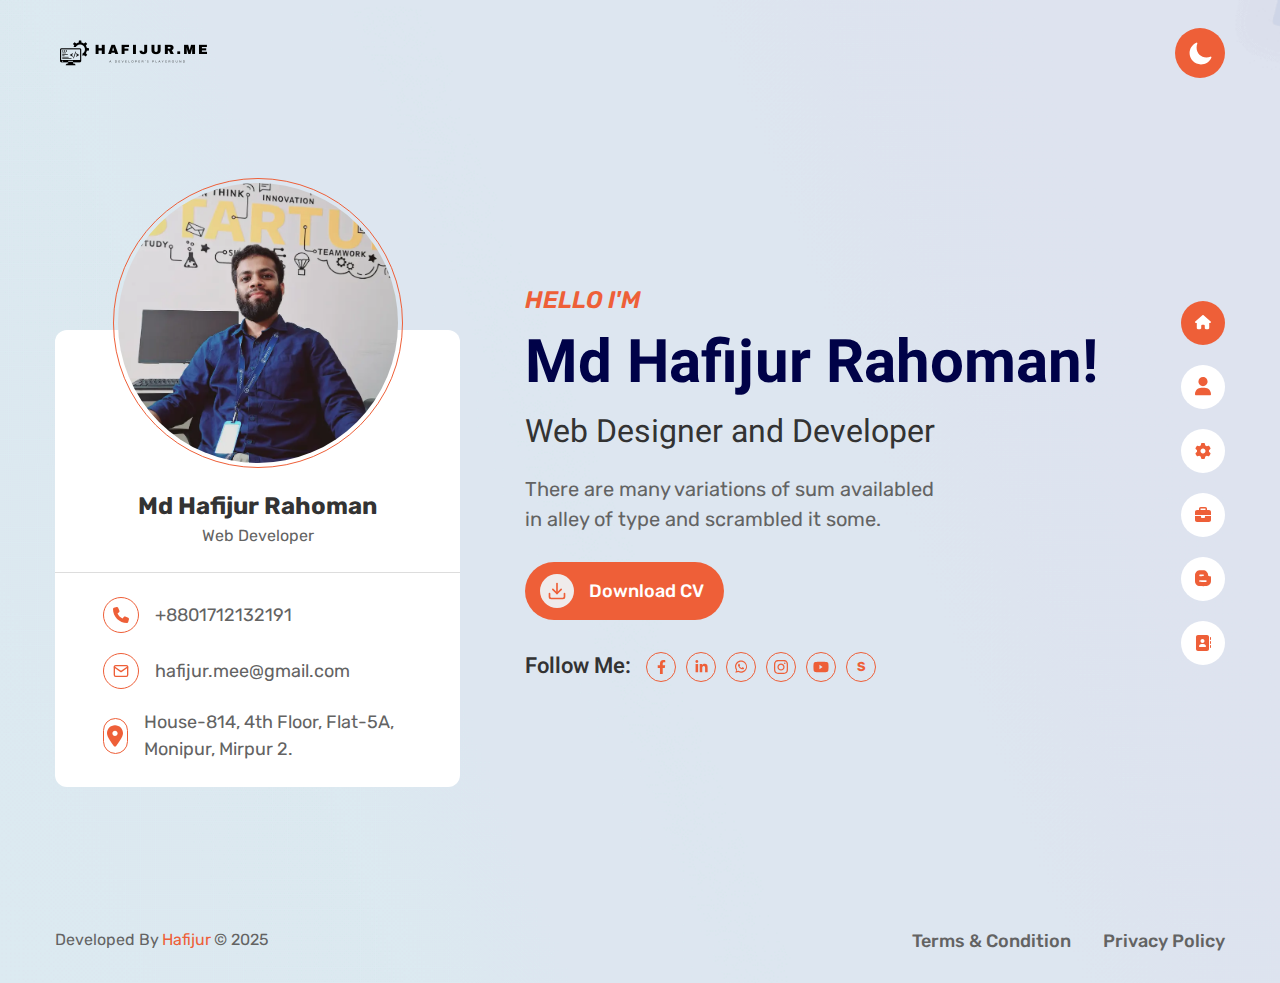
<file: index.html>
<!DOCTYPE html>
<html lang="en" class="scroll-smooth" dir="ltr">
  <head>
    <meta charset="UTF-8" />
    <meta http-equiv="X-UA-Compatible" content="IE=edge" />
    <meta name="viewport" content="width=device-width, initial-scale=1.0" />
    <title>Md Hafijur Rahoman - Web Developer</title>

    <link
      rel="shortcut icon"
      type="image/x-icon"
      href="./assets/images/hafijur.me favicon.png"
    />
    <!-- Google fonts -->
    <link rel="preconnect" href="https://fonts.googleapis.com" />
    <link rel="preconnect" href="https://fonts.gstatic.com" crossorigin />
    <link
      href="https://fonts.googleapis.com/css2?family=Heebo:wght@300;400;500;600;700;800;900&family=Rubik:ital,wght@0,400;0,500;0,600;0,700;0,800;0,900;1,300&display=swap"
      rel="stylesheet"
    />

    <!-- Plugins css -->
    <link rel="stylesheet" href="./assets/css/mobilemenu.css" />
    <!-- <link rel="stylesheet" href="./assets/css/glightbox.min.css" /> -->
    <link
      rel="stylesheet"
      href="https://cdn.jsdelivr.net/npm/swiper@8/swiper-bundle.min.css"
    />
    <!-- Tailwind css -->
    <link rel="stylesheet" href="./assets/css/styles.css" />

    <script>
      // On page load or when changing themes, best to add inline in `head` to avoid FOUC
      if (
        localStorage.getItem("theme-color") === "dark" ||
        (!("theme-color" in localStorage) &&
          window.matchMedia("(prefers-color-scheme: dark)").matches)
      ) {
        document.documentElement.classList.add("dark");
      }
      if (localStorage.getItem("theme-color") === "light") {
        document.documentElement.classList.remove("dark");
      }
    </script>
  </head>
  <body class="font-rubik dark:bg-dark_primary_bg">
    <!-- Preloader start -->
    <!-- <div id="preloader">
      <div class="loader--border"></div>
    </div> -->
    <!-- Preloader end -->

    <!-- Mobile Menu nav start -->
    <div
      class="md:block hidden fixed z-[98] bg-white dark:bg-dark_accent1 py-4 px-4 w-full mx-auto bottom-0 shadow-[0_0_25px_0_rgba(196,206,213,0.5)] dark:shadow-[-10px_0_20px_0_rgba(0,0,0,0.1)]"
    >
      <nav>
        <ul class="flex justify-around items-center">
          <li>
            <a
              href="https://hafijur.my.id/"
              class="mobile--menu__nav--item bg-accent1 w-11 h-11 rounded-full text-white flex items-center justify-center relative transition-all duration-400"
            >
              <span class="relative z-10">
                <svg
                  width="16"
                  fill="currentColor"
                  xmlns="http://www.w3.org/2000/svg"
                  viewBox="0 0 576 512"
                >
                  <path
                    d="M575.8 255.5c0 18-15 32.1-32 32.1h-32l.7 160.2c0 2.7-.2 5.4-.5 8.1V472c0 22.1-17.9 40-40 40H456c-1.1 0-2.2 0-3.3-.1c-1.4 .1-2.8 .1-4.2 .1H416 392c-22.1 0-40-17.9-40-40V448 384c0-17.7-14.3-32-32-32H256c-17.7 0-32 14.3-32 32v64 24c0 22.1-17.9 40-40 40H160 128.1c-1.5 0-3-.1-4.5-.2c-1.2 .1-2.4 .2-3.6 .2H104c-22.1 0-40-17.9-40-40V360c0-.9 0-1.9 .1-2.8V287.6H32c-18 0-32-14-32-32.1c0-9 3-17 10-24L266.4 8c7-7 15-8 22-8s15 2 21 7L564.8 231.5c8 7 12 15 11 24z"
                  />
                </svg>
              </span>
            </a>
          </li>
          <li>
            <a
              href="about.html"
              class="mobile--menu__nav--item bg-accent1 w-11 h-11 rounded-full text-white flex items-center justify-center relative transition-all duration-400"
            >
              <span class="relative z-10">
                <svg
                  class="text-white"
                  width="16"
                  fill="currentColor"
                  xmlns="http://www.w3.org/2000/svg"
                  viewBox="0 0 448 512"
                >
                  <path
                    d="M224 256c70.7 0 128-57.3 128-128S294.7 0 224 0S96 57.3 96 128s57.3 128 128 128zm-45.7 48C79.8 304 0 383.8 0 482.3C0 498.7 13.3 512 29.7 512H418.3c16.4 0 29.7-13.3 29.7-29.7C448 383.8 368.2 304 269.7 304H178.3z"
                  />
                </svg>
              </span>
            </a>
          </li>
          <li>
            <a
              href="services.html"
              class="mobile--menu__nav--item bg-accent1 w-11 h-11 rounded-full text-white flex items-center justify-center relative transition-all duration-400"
            >
              <span class="relative z-10">
                <svg
                  class="text-white"
                  width="16"
                  fill="currentColor"
                  xmlns="http://www.w3.org/2000/svg"
                  viewBox="0 0 512 512"
                >
                  <path
                    d="M495.9 166.6c3.2 8.7 .5 18.4-6.4 24.6l-43.3 39.4c1.1 8.3 1.7 16.8 1.7 25.4s-.6 17.1-1.7 25.4l43.3 39.4c6.9 6.2 9.6 15.9 6.4 24.6c-4.4 11.9-9.7 23.3-15.8 34.3l-4.7 8.1c-6.6 11-14 21.4-22.1 31.2c-5.9 7.2-15.7 9.6-24.5 6.8l-55.7-17.7c-13.4 10.3-28.2 18.9-44 25.4l-12.5 57.1c-2 9.1-9 16.3-18.2 17.8c-13.8 2.3-28 3.5-42.5 3.5s-28.7-1.2-42.5-3.5c-9.2-1.5-16.2-8.7-18.2-17.8l-12.5-57.1c-15.8-6.5-30.6-15.1-44-25.4L83.1 425.9c-8.8 2.8-18.6 .3-24.5-6.8c-8.1-9.8-15.5-20.2-22.1-31.2l-4.7-8.1c-6.1-11-11.4-22.4-15.8-34.3c-3.2-8.7-.5-18.4 6.4-24.6l43.3-39.4C64.6 273.1 64 264.6 64 256s.6-17.1 1.7-25.4L22.4 191.2c-6.9-6.2-9.6-15.9-6.4-24.6c4.4-11.9 9.7-23.3 15.8-34.3l4.7-8.1c6.6-11 14-21.4 22.1-31.2c5.9-7.2 15.7-9.6 24.5-6.8l55.7 17.7c13.4-10.3 28.2-18.9 44-25.4l12.5-57.1c2-9.1 9-16.3 18.2-17.8C227.3 1.2 241.5 0 256 0s28.7 1.2 42.5 3.5c9.2 1.5 16.2 8.7 18.2 17.8l12.5 57.1c15.8 6.5 30.6 15.1 44 25.4l55.7-17.7c8.8-2.8 18.6-.3 24.5 6.8c8.1 9.8 15.5 20.2 22.1 31.2l4.7 8.1c6.1 11 11.4 22.4 15.8 34.3zM256 336c44.2 0 80-35.8 80-80s-35.8-80-80-80s-80 35.8-80 80s35.8 80 80 80z"
                  />
                </svg>
              </span>
            </a>
          </li>
          <li>
            <a
              href="portfolio.html"
              class="mobile--menu__nav--item bg-accent1 w-11 h-11 rounded-full text-white flex items-center justify-center relative transition-all duration-400"
            >
              <span class="relative z-10">
                <svg
                  class="text-white"
                  width="16"
                  fill="currentColor"
                  stroke="currentColor"
                  xmlns="http://www.w3.org/2000/svg"
                  viewBox="0 0 512 512"
                >
                  <path
                    d="M184 48H328c4.4 0 8 3.6 8 8V96H176V56c0-4.4 3.6-8 8-8zm-56 8V96H64C28.7 96 0 124.7 0 160v96H192 320 512V160c0-35.3-28.7-64-64-64H384V56c0-30.9-25.1-56-56-56H184c-30.9 0-56 25.1-56 56zM512 288H320v32c0 17.7-14.3 32-32 32H224c-17.7 0-32-14.3-32-32V288H0V416c0 35.3 28.7 64 64 64H448c35.3 0 64-28.7 64-64V288z"
                  />
                </svg>
              </span>
            </a>
          </li>
          <li>
            <a
              href="blog.html"
              class="mobile--menu__nav--item bg-accent1 w-11 h-11 rounded-full text-white flex items-center justify-center relative transition-all duration-400"
            >
              <span class="relative z-10">
                <svg
                  class="text-white"
                  width="16"
                  fill="currentColor"
                  stroke="currentColor"
                  xmlns="http://www.w3.org/2000/svg"
                  viewBox="0 0 448 512"
                >
                  <path
                    d="M446.6 222.7c-1.8-8-6.8-15.4-12.5-18.5-1.8-1-13-2.2-25-2.7-20.1-.9-22.3-1.3-28.7-5-10.1-5.9-12.8-12.3-12.9-29.5-.1-33-13.8-63.7-40.9-91.3-19.3-19.7-40.9-33-65.5-40.5-5.9-1.8-19.1-2.4-63.3-2.9-69.4-.8-84.8.6-108.4 10C45.9 59.5 14.7 96.1 3.3 142.9 1.2 151.7.7 165.8.2 246.8c-.6 101.5.1 116.4 6.4 136.5 15.6 49.6 59.9 86.3 104.4 94.3 14.8 2.7 197.3 3.3 216 .8 32.5-4.4 58-17.5 81.9-41.9 17.3-17.7 28.1-36.8 35.2-62.1 4.9-17.6 4.5-142.8 2.5-151.7zm-322.1-63.6c7.8-7.9 10-8.2 58.8-8.2 43.9 0 45.4.1 51.8 3.4 9.3 4.7 13.4 11.3 13.4 21.9 0 9.5-3.8 16.2-12.3 21.6-4.6 2.9-7.3 3.1-50.3 3.3-26.5.2-47.7-.4-50.8-1.2-16.6-4.7-22.8-28.5-10.6-40.8zm191.8 199.8l-14.9 2.4-77.5.9c-68.1.8-87.3-.4-90.9-2-7.1-3.1-13.8-11.7-14.9-19.4-1.1-7.3 2.6-17.3 8.2-22.4 7.1-6.4 10.2-6.6 97.3-6.7 89.6-.1 89.1-.1 97.6 7.8 12.1 11.3 9.5 31.2-4.9 39.4z"
                  />
                </svg>
              </span>
            </a>
          </li>
          <li>
            <a
              href="contact.html"
              class="mobile--menu__nav--item bg-accent1 w-11 h-11 rounded-full text-white flex items-center justify-center relative transition-all duration-400"
            >
              <span class="relative z-10">
                <svg
                  class="text-white"
                  width="16"
                  fill="currentColor"
                  stroke="currentColor"
                  xmlns="http://www.w3.org/2000/svg"
                  viewBox="0 0 512 512"
                >
                  <path
                    d="M96 0C60.7 0 32 28.7 32 64V448c0 35.3 28.7 64 64 64H384c35.3 0 64-28.7 64-64V64c0-35.3-28.7-64-64-64H96zM208 288h64c44.2 0 80 35.8 80 80c0 8.8-7.2 16-16 16H144c-8.8 0-16-7.2-16-16c0-44.2 35.8-80 80-80zm96-96c0 35.3-28.7 64-64 64s-64-28.7-64-64s28.7-64 64-64s64 28.7 64 64zM512 80c0-8.8-7.2-16-16-16s-16 7.2-16 16v64c0 8.8 7.2 16 16 16s16-7.2 16-16V80zM496 192c-8.8 0-16 7.2-16 16v64c0 8.8 7.2 16 16 16s16-7.2 16-16V208c0-8.8-7.2-16-16-16zm16 144c0-8.8-7.2-16-16-16s-16 7.2-16 16v64c0 8.8 7.2 16 16 16s16-7.2 16-16V336z"
                  />
                </svg>
              </span>
            </a>
          </li>
        </ul>
      </nav>
    </div>
    <!-- Mobile Menu nav end -->

    <div
      class="h-full bg-[url('../images/hero-bg-img.png')] bg-cover bg-no-repeat bg-center bg-[#DAEEF1] dark:bg-[url('../images/home2-hero-bg-dark.png')] dark:bg-dark_primary_bg md:pb-[90px]"
    >
      <!-- Header area start -->
      <header class="absolute w-full left-0 top-0 py-7">
        <div class="container mx-auto">
          <div class="flex justify-between items-center">
            <div class="logo">
              <a href="./https://hafijur.my.id/">
                <img
                  class="hidden dark:block"
                  src="./assets/images/hafijur.me (black).png"
                  alt=""
                />
                <img
                  class="dark:hidden"
                  src="./assets/images/hafijur.me.png"
                  alt=""
                />
              </a>
            </div>
            <div class="block">
              <button
                class="bg-accent1 w-[50px] h-[50px] text-white flex justify-center items-center rounded-full"
                id="light__to--dark"
              >
                <svg
                  xmlns="http://www.w3.org/2000/svg"
                  class="dark--mode__icon ionicon max-w-[25px] fill-white"
                  viewBox="0 0 512 512"
                >
                  <title>Moon</title>
                  <path
                    d="M264 480A232 232 0 0132 248c0-94 54-178.28 137.61-214.67a16 16 0 0121.06 21.06C181.07 76.43 176 104.66 176 136c0 110.28 89.72 200 200 200 31.34 0 59.57-5.07 81.61-14.67a16 16 0 0121.06 21.06C442.28 426 358 480 264 480z"
                  />
                </svg>

                <svg
                  xmlns="http://www.w3.org/2000/svg"
                  class="light--mode__icon ionicon max-w-[25px] fill-white"
                  viewBox="0 0 512 512"
                >
                  <title>Sunny</title>
                  <path
                    d="M256 118a22 22 0 01-22-22V48a22 22 0 0144 0v48a22 22 0 01-22 22zM256 486a22 22 0 01-22-22v-48a22 22 0 0144 0v48a22 22 0 01-22 22zM369.14 164.86a22 22 0 01-15.56-37.55l33.94-33.94a22 22 0 0131.11 31.11l-33.94 33.94a21.93 21.93 0 01-15.55 6.44zM108.92 425.08a22 22 0 01-15.55-37.56l33.94-33.94a22 22 0 1131.11 31.11l-33.94 33.94a21.94 21.94 0 01-15.56 6.45zM464 278h-48a22 22 0 010-44h48a22 22 0 010 44zM96 278H48a22 22 0 010-44h48a22 22 0 010 44zM403.08 425.08a21.94 21.94 0 01-15.56-6.45l-33.94-33.94a22 22 0 0131.11-31.11l33.94 33.94a22 22 0 01-15.55 37.56zM142.86 164.86a21.89 21.89 0 01-15.55-6.44l-33.94-33.94a22 22 0 0131.11-31.11l33.94 33.94a22 22 0 01-15.56 37.55zM256 358a102 102 0 11102-102 102.12 102.12 0 01-102 102z"
                  />
                </svg>
              </button>
            </div>
          </div>
        </div>
      </header>
      <!-- Header area end -->

      <!-- Main wrapper start -->
      <main>
        <!-- Hero section start -->
        <section
          class="h-full lg:min-h-screen flex justify-center items-center overflow-hidden"
          id="home"
        >
          <div
            class="container mx-auto flex sm:flex-col items-center justify-center sm:pt-[120px] only-md:pt-[150px] md:pb-[50px] lg:pt-[165px] lg:pb-[100px] sm:pb-[70px]"
          >
            <!-- Profile content and nav start -->
            <div
              class="flex items-center ltr:xl:pl-[65px] ltr:lg:pl-[50px] ltr:only-md:pl-[40px] rtl:xl:pr-[65px] rtl:lg:pr-[50px] rtl:only-md:pr-[40px] flex-grow sm:mt-[30px] sm:text-center"
            >
              <!-- profile content start -->
              <div class="grow">
                <span
                  class="text-accent1 text-[24px] font-semibold italic pb-[5px]"
                  >HELLO I'M</span
                >
                <h2
                  class="lg:text-[60px] only-md:text-[40px] sm:text-[28px] font-bold font-heebo text-heading dark:text-white"
                >
                  Md Hafijur Rahoman!
                </h2>
                <h3 class="font-heebo font-normal text-primary dark:text-white">
                  Web Designer and Developer
                </h3>
                <p
                  class="lg:text-[20px] md:text-[16px] text-paragraph dark:text-slate-200 lg:mt-[18px] md:mt-[15px]"
                >
                  There are many variations of sum availabled <br />
                  in alley of type and scrambled it some.
                </p>
                <div class="mt-7">
                  <button
                    onclick="downloadFile()"
                    class="sm:mx-auto flex bg-accent1 lg:px-[15px] px-[12px] xl:py-[12px] py-[10px] rounded-[2rem] text-[16px] xl:text-[18px] font-medium text-white items-center transition duration-300 relative after:absolute after:content-[''] after:bg-primary after:h-full after:w-full after:bottom-0 after:left-0 after:rounded-[2rem] after:transition after:duration-300 after:opacity-0 hover:after:opacity-[1]"
                  >
                    <span
                      class="icon bg-[#EFEBEB] text-accent1 w-[34px] h-[34px] rounded-full flex items-center justify-center ltr:xl:mr-[15px] ltr:mr-[10px] rtl:xl:ml-[15px] rtl:ml-[10px] relative z-[8] flex-shrink-0"
                    >
                      <svg
                        xmlns="http://www.w3.org/2000/svg"
                        width="20"
                        height="20"
                        viewBox="0 0 24 24"
                        fill="none"
                        stroke="currentColor"
                        stroke-width="2"
                        stroke-linecap="round"
                        stroke-linejoin="round"
                        class="feather feather-download"
                      >
                        <path
                          d="M21 15v4a2 2 0 0 1-2 2H5a2 2 0 0 1-2-2v-4"
                        ></path>
                        <polyline points="7 10 12 15 17 10"></polyline>
                        <line x1="12" y1="15" x2="12" y2="3"></line>
                      </svg>
                    </span>
                    <span
                      class="ltr:xl:pr-[5px] ltr:lg:pr-[5px] rtl:xl:pl-[5px] rtl:lg:pl-[5px] relative z-[8] flex-shrink-0"
                      >Download CV</span
                    >
                  </button>

                  <script>
                    function downloadFile() {
                      const link = document.createElement("a");
                      link.href =
                        "https://drive.google.com/uc?export=download&id=1YuTJVWfnVp5BS2ErYjl2KaRSLUYKK3Qr";
                      link.download = "Hafijur_CV.pdf"; // ইচ্ছেমত ফাইল নাম দিতে পারেন
                      document.body.appendChild(link);
                      link.click();
                      document.body.removeChild(link);
                    }
                  </script>
                </div>
                <div class="gap-[18px] flex-wrap mt-[30px] sm:justify-center">
                  <div
                    class="flex items-center flex-wrap gap-[15px] sm:justify-center"
                  >
                    <span
                      class="font-heebo lg:text-[22px] md:text-[18px] font-semibold shrink-0 text-primary dark:text-white"
                      >Follow Me:
                    </span>
                    <div class="flex items-center">
                      <a
                        href="https://www.facebook.com/hafijur.me/"
                        class="w-[30px] h-[30px] flex items-center justify-center text-accent1 border border-accent1 transition duration-300 hover:bg-accent1 hover:text-white rounded-full"
                      >
                        <svg
                          fill="currentColor"
                          stroke="currentColor"
                          width="13"
                          height="14"
                          xmlns="http://www.w3.org/2000/svg"
                          viewBox="0 0 320 512"
                        >
                          <path
                            d="M279.14 288l14.22-92.66h-88.91v-60.13c0-25.35 12.42-50.06 52.24-50.06h40.42V6.26S260.43 0 225.36 0c-73.22 0-121.08 44.38-121.08 124.72v70.62H22.89V288h81.39v224h100.17V288z"
                          />
                        </svg>
                      </a>
                      <a
                        href="https://www.linkedin.com/in/hafijurme"
                        class="w-[30px] h-[30px] flex items-center justify-center text-accent1 border border-accent1 transition duration-300 hover:bg-accent1 hover:text-white rounded-full ltr:ml-[10px] rtl:mr-[10px]"
                        target="_blank"
                      >
                        <svg
                          fill="currentColor"
                          xmlns="http://www.w3.org/2000/svg"
                          width="13"
                          height="14"
                          viewBox="0 0 448 512"
                        >
                          <path
                            d="M100.28 448H7.4V148.9h92.88zm-46.44-341a53.74 53.74 0 1 1 53.74-53.74 53.74 53.74 0 0 1-53.74 53.74zM447.9 448h-92.4V302.4c0-34.7-.7-79.2-48.3-79.2-48.3 0-55.7 37.7-55.7 76.6V448h-92.6V148.9h88.9v40.8h1.3c12.4-23.6 42.6-48.3 87.7-48.3 93.8 0 111.1 61.8 111.1 142.3V448z"
                          />
                        </svg>
                      </a>

                      <a
                        href="https://wa.me/8801712132191"
                        class="w-[30px] h-[30px] flex items-center justify-center text-accent1 border border-accent1 transition duration-300 hover:bg-accent1 hover:text-white rounded-full ltr:ml-[10px] rtl:mr-[10px]"
                        target="_blank"
                      >
                        <svg
                          fill="currentColor"
                          xmlns="http://www.w3.org/2000/svg"
                          width="16"
                          height="16"
                          viewBox="0 0 32 32"
                        >
                          <path
                            d="M16.003 3C9.373 3 3.998 8.375 3.998 15.003c0 2.635.86 5.077 2.317 7.058l-1.535 5.615 5.773-1.516a12.918 12.918 0 0 0 5.45 1.203c6.63 0 12.005-5.375 12.005-12.003C28.007 8.375 22.633 3 16.003 3zm0 21.816c-1.768 0-3.414-.474-4.846-1.3l-.346-.203-3.427.9.905-3.334-.226-.356a9.772 9.772 0 0 1-1.565-5.32c0-5.426 4.414-9.84 9.84-9.84s9.84 4.414 9.84 9.84-4.414 9.813-9.84 9.813zm5.369-7.344c-.293-.149-1.737-.856-2.006-.956-.27-.099-.466-.148-.663.15-.197.296-.761.955-.931 1.152-.17.198-.345.222-.638.074-.293-.15-1.238-.456-2.36-1.454-.873-.778-1.461-1.736-1.633-2.029-.17-.296-.018-.456.13-.604.133-.132.296-.346.444-.518.149-.172.198-.296.296-.494.099-.197.05-.37-.025-.519-.074-.148-.663-1.6-.91-2.192-.24-.576-.486-.498-.663-.507l-.566-.01c-.197 0-.519.074-.79.37s-1.037 1.014-1.037 2.473 1.061 2.868 1.21 3.067c.148.198 2.089 3.191 5.062 4.474.707.305 1.26.487 1.69.623.71.226 1.357.194 1.868.118.57-.085 1.737-.709 1.984-1.393.245-.684.245-1.27.172-1.393-.074-.123-.27-.198-.563-.346z"
                          />
                        </svg>
                      </a>

                      <a
                        href="https://instagram.com/hafijur.my.id"
                        class="w-[30px] h-[30px] flex items-center justify-center text-accent1 border border-accent1 transition duration-300 hover:bg-accent1 hover:text-white rounded-full ltr:ml-[10px] rtl:mr-[10px]"
                        target="_blank"
                      >
                        <svg
                          fill="currentColor"
                          xmlns="http://www.w3.org/2000/svg"
                          width="16"
                          height="16"
                          viewBox="0 0 448 512"
                        >
                          <path
                            d="M224.1 141c-63.6 0-114.9 51.3-114.9 114.9s51.3 114.9 114.9 114.9S339 319.5 339 255.9 287.7 141 224.1 141zm0 189.6c-41.1 0-74.7-33.5-74.7-74.7s33.5-74.7 74.7-74.7 74.7 33.5 74.7 74.7-33.6 74.7-74.7 74.7zm146.4-194.3c0 14.9-12 26.8-26.8 26.8-14.9 0-26.8-12-26.8-26.8s12-26.8 26.8-26.8 26.8 12 26.8 26.8zm76.1 27.2c-1.7-35.9-9.9-67.7-36.2-93.9-26.2-26.2-58-34.4-93.9-36.2-37-2.1-147.9-2.1-184.9 0-35.8 1.7-67.6 9.9-93.9 36.1s-34.4 58-36.2 93.9c-2.1 37-2.1 147.9 0 184.9 1.7 35.9 9.9 67.7 36.2 93.9s58 34.4 93.9 36.2c37 2.1 147.9 2.1 184.9 0 35.9-1.7 67.7-9.9 93.9-36.2 26.2-26.2 34.4-58 36.2-93.9 2.1-37 2.1-147.8 0-184.8zM398.8 388c-7.8 19.6-22.9 34.7-42.6 42.6-29.5 11.7-99.5 9-132.1 9s-102.7 2.6-132.1-9c-19.6-7.8-34.7-22.9-42.6-42.6-11.7-29.5-9-99.5-9-132.1s-2.6-102.7 9-132.1c7.8-19.6 22.9-34.7 42.6-42.6 29.5-11.7 99.5-9 132.1-9s102.7-2.6 132.1 9c19.6 7.8 34.7 22.9 42.6 42.6 11.7 29.5 9 99.5 9 132.1s2.7 102.7-9 132.1z"
                          />
                        </svg>
                      </a>

                      <a
                        href="https://youtube.com/@Hafijurme"
                        class="w-[30px] h-[30px] flex items-center justify-center text-accent1 border border-accent1 transition duration-300 hover:bg-accent1 hover:text-white rounded-full ltr:ml-[10px] rtl:mr-[10px]"
                        target="_blank"
                      >
                        <svg
                          fill="currentColor"
                          xmlns="http://www.w3.org/2000/svg"
                          width="16"
                          height="16"
                          viewBox="0 0 576 512"
                        >
                          <path
                            d="M549.655 124.083c-6.281-23.65-24.812-42.18-48.463-48.463C458.02 64 288 64 288 64S117.98 64 74.808 75.62c-23.651 6.283-42.182 24.813-48.463 48.463C16 168.25 16 256 16 256s0 87.75 10.345 131.917c6.281 23.65 24.812 42.18 48.463 48.463C117.98 448 288 448 288 448s170.02 0 213.192-11.62c23.651-6.283 42.182-24.813 48.463-48.463C560 343.75 560 256 560 256s0-87.75-10.345-131.917zM232 334.059V177.941L345 256l-113 78.059z"
                          />
                        </svg>
                      </a>

                      <a
                        href="https://starcler.com/hafijur"
                        class="w-[30px] h-[30px] flex items-center justify-center text-accent1 border border-accent1 rounded-full transition duration-300 hover:bg-accent1 hover:text-white ltr:ml-[10px] rtl:mr-[10px]"
                        target="_blank"
                      >
                        <span class="font-bold text-[13px] leading-none"
                          >S</span
                        >
                      </a>
                    </div>
                  </div>
                </div>
              </div>
              <!-- profile content end -->

              <!-- Menu nav start -->
              <div class="md:hidden">
                <nav>
                  <ul>
                    <li>
                      <a
                        href="https://hafijur.my.id/"
                        class="menu__nav--item bg-accent1 w-11 h-11 rounded-full text-white flex items-center justify-center relative transition-all duration-400"
                      >
                        <span class="relative z-10">
                          <svg
                            width="16"
                            fill="currentColor"
                            xmlns="http://www.w3.org/2000/svg"
                            viewBox="0 0 576 512"
                          >
                            <path
                              d="M575.8 255.5c0 18-15 32.1-32 32.1h-32l.7 160.2c0 2.7-.2 5.4-.5 8.1V472c0 22.1-17.9 40-40 40H456c-1.1 0-2.2 0-3.3-.1c-1.4 .1-2.8 .1-4.2 .1H416 392c-22.1 0-40-17.9-40-40V448 384c0-17.7-14.3-32-32-32H256c-17.7 0-32 14.3-32 32v64 24c0 22.1-17.9 40-40 40H160 128.1c-1.5 0-3-.1-4.5-.2c-1.2 .1-2.4 .2-3.6 .2H104c-22.1 0-40-17.9-40-40V360c0-.9 0-1.9 .1-2.8V287.6H32c-18 0-32-14-32-32.1c0-9 3-17 10-24L266.4 8c7-7 15-8 22-8s15 2 21 7L564.8 231.5c8 7 12 15 11 24z"
                            />
                          </svg>
                        </span>
                        <span
                          class="absolute bg-accent1 h-11 rounded-[30px] ltr:rounded-tr-none ltr:rounded-br-none rtl:rounded-tl-none rtl:rounded-bl-none py-[13px] px-7 flex items-center font-bold ltr:right-3 rtl:left-3 transition-all duration-300 opacity-0 font-heebo text-[16px] invisible"
                          >HOME</span
                        >
                      </a>
                    </li>

                    <li class="mt-5">
                      <a
                        href="about.html"
                        class="menu__nav--item bg-white w-11 h-11 rounded-full text-white flex items-center justify-center relative transition-all duration-400"
                      >
                        <span class="relative z-10">
                          <svg
                            class="text-accent1"
                            width="16"
                            fill="currentColor"
                            xmlns="http://www.w3.org/2000/svg"
                            viewBox="0 0 448 512"
                          >
                            <path
                              d="M224 256c70.7 0 128-57.3 128-128S294.7 0 224 0S96 57.3 96 128s57.3 128 128 128zm-45.7 48C79.8 304 0 383.8 0 482.3C0 498.7 13.3 512 29.7 512H418.3c16.4 0 29.7-13.3 29.7-29.7C448 383.8 368.2 304 269.7 304H178.3z"
                            />
                          </svg>
                        </span>
                        <span
                          class="absolute bg-accent1 h-11 rounded-[30px] ltr:rounded-tr-none ltr:rounded-br-none rtl:rounded-tl-none rtl:rounded-bl-none py-[13px] px-7 flex items-center font-bold ltr:right-3 rtl:left-3 transition-all duration-300 opacity-0 font-heebo text-[16px] invisible"
                          >ABOUT</span
                        >
                      </a>
                    </li>
                    <li class="mt-5">
                      <a
                        href="services.html"
                        class="menu__nav--item bg-white w-11 h-11 rounded-full text-white flex items-center justify-center relative transition-all duration-400"
                      >
                        <span class="relative z-10">
                          <svg
                            class="text-accent1"
                            width="16"
                            fill="currentColor"
                            xmlns="http://www.w3.org/2000/svg"
                            viewBox="0 0 512 512"
                          >
                            <path
                              d="M495.9 166.6c3.2 8.7 .5 18.4-6.4 24.6l-43.3 39.4c1.1 8.3 1.7 16.8 1.7 25.4s-.6 17.1-1.7 25.4l43.3 39.4c6.9 6.2 9.6 15.9 6.4 24.6c-4.4 11.9-9.7 23.3-15.8 34.3l-4.7 8.1c-6.6 11-14 21.4-22.1 31.2c-5.9 7.2-15.7 9.6-24.5 6.8l-55.7-17.7c-13.4 10.3-28.2 18.9-44 25.4l-12.5 57.1c-2 9.1-9 16.3-18.2 17.8c-13.8 2.3-28 3.5-42.5 3.5s-28.7-1.2-42.5-3.5c-9.2-1.5-16.2-8.7-18.2-17.8l-12.5-57.1c-15.8-6.5-30.6-15.1-44-25.4L83.1 425.9c-8.8 2.8-18.6 .3-24.5-6.8c-8.1-9.8-15.5-20.2-22.1-31.2l-4.7-8.1c-6.1-11-11.4-22.4-15.8-34.3c-3.2-8.7-.5-18.4 6.4-24.6l43.3-39.4C64.6 273.1 64 264.6 64 256s.6-17.1 1.7-25.4L22.4 191.2c-6.9-6.2-9.6-15.9-6.4-24.6c4.4-11.9 9.7-23.3 15.8-34.3l4.7-8.1c6.6-11 14-21.4 22.1-31.2c5.9-7.2 15.7-9.6 24.5-6.8l55.7 17.7c13.4-10.3 28.2-18.9 44-25.4l12.5-57.1c2-9.1 9-16.3 18.2-17.8C227.3 1.2 241.5 0 256 0s28.7 1.2 42.5 3.5c9.2 1.5 16.2 8.7 18.2 17.8l12.5 57.1c15.8 6.5 30.6 15.1 44 25.4l55.7-17.7c8.8-2.8 18.6-.3 24.5 6.8c8.1 9.8 15.5 20.2 22.1 31.2l4.7 8.1c6.1 11 11.4 22.4 15.8 34.3zM256 336c44.2 0 80-35.8 80-80s-35.8-80-80-80s-80 35.8-80 80s35.8 80 80 80z"
                            />
                          </svg>
                        </span>
                        <span
                          class="absolute bg-accent1 h-11 rounded-[30px] ltr:rounded-tr-none ltr:rounded-br-none rtl:rounded-tl-none rtl:rounded-bl-none py-[13px] px-7 flex items-center font-bold ltr:right-3 rtl:left-3 transition-all duration-300 opacity-0 font-heebo text-[16px] invisible"
                          >SERVICES</span
                        >
                      </a>
                    </li>
                    <li class="mt-5">
                      <a
                        href="portfolio.html"
                        class="menu__nav--item bg-white w-11 h-11 rounded-full text-white flex items-center justify-center relative transition-all duration-400"
                      >
                        <span class="relative z-10">
                          <svg
                            class="text-accent1"
                            width="16"
                            fill="currentColor"
                            stroke="currentColor"
                            xmlns="http://www.w3.org/2000/svg"
                            viewBox="0 0 512 512"
                          >
                            <path
                              d="M184 48H328c4.4 0 8 3.6 8 8V96H176V56c0-4.4 3.6-8 8-8zm-56 8V96H64C28.7 96 0 124.7 0 160v96H192 320 512V160c0-35.3-28.7-64-64-64H384V56c0-30.9-25.1-56-56-56H184c-30.9 0-56 25.1-56 56zM512 288H320v32c0 17.7-14.3 32-32 32H224c-17.7 0-32-14.3-32-32V288H0V416c0 35.3 28.7 64 64 64H448c35.3 0 64-28.7 64-64V288z"
                            />
                          </svg>
                        </span>
                        <span
                          class="absolute bg-accent1 h-11 rounded-[30px] ltr:rounded-tr-none ltr:rounded-br-none rtl:rounded-tl-none rtl:rounded-bl-none py-[13px] px-7 flex items-center font-bold ltr:right-3 rtl:left-3 transition-all duration-300 opacity-0 font-heebo text-[16px] invisible"
                          >PORTFOLIO</span
                        >
                      </a>
                    </li>
                    <li class="mt-5">
                      <a
                        href="blog.html"
                        class="menu__nav--item bg-white w-11 h-11 rounded-full text-white flex items-center justify-center relative transition-all duration-400"
                      >
                        <span class="relative z-10">
                          <svg
                            class="text-accent1"
                            width="16"
                            fill="currentColor"
                            stroke="currentColor"
                            xmlns="http://www.w3.org/2000/svg"
                            viewBox="0 0 448 512"
                          >
                            <path
                              d="M446.6 222.7c-1.8-8-6.8-15.4-12.5-18.5-1.8-1-13-2.2-25-2.7-20.1-.9-22.3-1.3-28.7-5-10.1-5.9-12.8-12.3-12.9-29.5-.1-33-13.8-63.7-40.9-91.3-19.3-19.7-40.9-33-65.5-40.5-5.9-1.8-19.1-2.4-63.3-2.9-69.4-.8-84.8.6-108.4 10C45.9 59.5 14.7 96.1 3.3 142.9 1.2 151.7.7 165.8.2 246.8c-.6 101.5.1 116.4 6.4 136.5 15.6 49.6 59.9 86.3 104.4 94.3 14.8 2.7 197.3 3.3 216 .8 32.5-4.4 58-17.5 81.9-41.9 17.3-17.7 28.1-36.8 35.2-62.1 4.9-17.6 4.5-142.8 2.5-151.7zm-322.1-63.6c7.8-7.9 10-8.2 58.8-8.2 43.9 0 45.4.1 51.8 3.4 9.3 4.7 13.4 11.3 13.4 21.9 0 9.5-3.8 16.2-12.3 21.6-4.6 2.9-7.3 3.1-50.3 3.3-26.5.2-47.7-.4-50.8-1.2-16.6-4.7-22.8-28.5-10.6-40.8zm191.8 199.8l-14.9 2.4-77.5.9c-68.1.8-87.3-.4-90.9-2-7.1-3.1-13.8-11.7-14.9-19.4-1.1-7.3 2.6-17.3 8.2-22.4 7.1-6.4 10.2-6.6 97.3-6.7 89.6-.1 89.1-.1 97.6 7.8 12.1 11.3 9.5 31.2-4.9 39.4z"
                            />
                          </svg>
                        </span>
                        <span
                          class="absolute bg-accent1 h-11 rounded-[30px] ltr:rounded-tr-none ltr:rounded-br-none rtl:rounded-tl-none rtl:rounded-bl-none py-[13px] px-7 flex items-center font-bold ltr:right-3 rtl:left-3 transition-all duration-300 opacity-0 font-heebo text-[16px] invisible"
                          >BLOG</span
                        >
                      </a>
                    </li>
                    <li class="mt-5">
                      <a
                        href="contact.html"
                        class="menu__nav--item bg-white w-11 h-11 rounded-full text-white flex items-center justify-center relative transition-all duration-400"
                      >
                        <span class="relative z-10">
                          <svg
                            class="text-accent1"
                            width="16"
                            fill="currentColor"
                            stroke="currentColor"
                            xmlns="http://www.w3.org/2000/svg"
                            viewBox="0 0 512 512"
                          >
                            <path
                              d="M96 0C60.7 0 32 28.7 32 64V448c0 35.3 28.7 64 64 64H384c35.3 0 64-28.7 64-64V64c0-35.3-28.7-64-64-64H96zM208 288h64c44.2 0 80 35.8 80 80c0 8.8-7.2 16-16 16H144c-8.8 0-16-7.2-16-16c0-44.2 35.8-80 80-80zm96-96c0 35.3-28.7 64-64 64s-64-28.7-64-64s28.7-64 64-64s64 28.7 64 64zM512 80c0-8.8-7.2-16-16-16s-16 7.2-16 16v64c0 8.8 7.2 16 16 16s16-7.2 16-16V80zM496 192c-8.8 0-16 7.2-16 16v64c0 8.8 7.2 16 16 16s16-7.2 16-16V208c0-8.8-7.2-16-16-16zm16 144c0-8.8-7.2-16-16-16s-16 7.2-16 16v64c0 8.8 7.2 16 16 16s16-7.2 16-16V336z"
                            />
                          </svg>
                        </span>
                        <span
                          class="absolute bg-accent1 h-11 rounded-[30px] ltr:rounded-tr-none ltr:rounded-br-none rtl:rounded-tl-none rtl:rounded-bl-none py-[13px] px-7 flex items-center font-bold ltr:right-3 rtl:left-3 transition-all duration-300 opacity-0 font-heebo text-[16px] invisible"
                          >CONTACT</span
                        >
                      </a>
                    </li>
                  </ul>
                </nav>
              </div>
              <!-- Menu nav end -->
            </div>
            <!-- Profile content and nav end -->

            <!-- Profile media start -->
            <div class="max-w-[405px] order-first">
              <div
                class="relative after:bg-white after:w-full after:bottom-0 after:left-0 after:content[''] after:h-[75%] after:absolute after:rounded-xl"
              >
                <!-- Profile image start -->
                <div class="text-center pb-6 relative z-10 sm:px-4 lg:px-11">
                  <div class="pb-5">
                    <img
                      class="md:w-[250px] md:h-[250px] lg:w-[290px] lg:h-[290px] rounded-full mx-auto border border-accent1 p-1"
                      src="./assets/images/hafijur.webp"
                      alt=""
                    />
                  </div>
                  <h4 class="text-primary">Md Hafijur Rahoman</h4>
                  <span>Web Developer</span>
                </div>
                <!-- Profile image end -->

                <!-- Profile contact info  start -->
                <div class="border-t border-[#ddd] py-6 px-12 z-10 relative">
                  <!-- Single contact start -->
                  <div class="flex items-center">
                    <span
                      class="border border-accent1 text-accent1 w-9 h-9 rounded-full flex items-center justify-center"
                    >
                      <svg
                        class="max-w-5"
                        width="16"
                        height="34"
                        fill="currentColor"
                        stroke="currentColor"
                        xmlns="http://www.w3.org/2000/svg"
                        viewBox="0 0 512 512"
                      >
                        <path
                          d="M164.9 24.6c-7.7-18.6-28-28.5-47.4-23.2l-88 24C12.1 30.2 0 46 0 64C0 311.4 200.6 512 448 512c18 0 33.8-12.1 38.6-29.5l24-88c5.3-19.4-4.6-39.7-23.2-47.4l-96-40c-16.3-6.8-35.2-2.1-46.3 11.6L304.7 368C234.3 334.7 177.3 277.7 144 207.3L193.3 167c13.7-11.2 18.4-30 11.6-46.3l-40-96z"
                        />
                      </svg>
                    </span>
                    <span class="ltr:pl-4 rtl:pr-4 text-[18px]">
                      <a class="hover:text-accent1" href="tel:+8801712132191"
                        >+8801712132191</a
                      >
                    </span>
                  </div>
                  <!-- Single contact -->

                  <!-- Single contact start -->
                  <div class="flex items-center mt-5">
                    <span
                      class="border border-accent1 text-accent1 w-9 h-9 rounded-full flex items-center justify-center"
                    >
                      <svg
                        class="max-w-5"
                        xmlns="http://www.w3.org/2000/svg"
                        width="16"
                        height="28"
                        viewBox="0 0 24 24"
                        fill="none"
                        stroke="currentColor"
                        stroke-width="2"
                        stroke-linecap="round"
                        stroke-linejoin="round"
                        class="feather feather-mail"
                      >
                        <path
                          d="M4 4h16c1.1 0 2 .9 2 2v12c0 1.1-.9 2-2 2H4c-1.1 0-2-.9-2-2V6c0-1.1.9-2 2-2z"
                        ></path>
                        <polyline points="22,6 12,13 2,6"></polyline>
                      </svg>
                    </span>
                    <span class="ltr:pl-4 rtl:pr-4 text-[18px]">
                      <a
                        class="hover:text-accent1"
                        href="mailto:hafijur.mee@gmail.com"
                        >hafijur.mee@gmail.com</a
                      >
                    </span>
                  </div>
                  <!-- Single contact -->

                  <!-- Single contact start -->
                  <div class="flex items-center mt-5">
                    <span
                      class="border border-accent1 text-accent1 w-9 h-9 rounded-full flex items-center justify-center"
                    >
                      <svg
                        class="max-w-5"
                        width="16"
                        height="34"
                        fill="currentColor"
                        stroke="currentColor"
                        xmlns="http://www.w3.org/2000/svg"
                        viewBox="0 0 384 512"
                      >
                        <path
                          d="M215.7 499.2C267 435 384 279.4 384 192C384 86 298 0 192 0S0 86 0 192c0 87.4 117 243 168.3 307.2c12.3 15.3 35.1 15.3 47.4 0zM192 256c-35.3 0-64-28.7-64-64s28.7-64 64-64s64 28.7 64 64s-28.7 64-64 64z"
                        />
                      </svg>
                    </span>
                    <span class="ltr:pl-4 rtl:pr-4 text-[18px]">
                      House-814, 4th Floor, Flat-5A, Monipur, Mirpur 2.
                    </span>
                  </div>
                  <!-- Single contact -->
                </div>
                <!-- Profile contact info  end -->
              </div>
            </div>
            <!-- Profile media start -->
          </div>
        </section>
        <!-- Hero section end -->
      </main>
      <!-- Main wrapper end -->

      <!-- Footer start -->
      <footer class="py-7 w-full">
        <div class="container mx-auto">
          <div class="grid grid-cols-1 only-md:grid-cols-2 lg:grid-cols-2">
            <div>
              <p
                class="flex items-center flex-wrap sm:justify-center dark:text-white"
              >
                Developed By
                <span class="px-[3px]"
                  ><a
                    class="text-accent1 hover:font-bold"
                    href="https://wa.me/8801712132191"
                    >Hafijur</a
                  ></span
                >© 2025
              </p>
            </div>
            <div
              class="flex items-center justify-end gap-8 sm:justify-center sm:mt-[15px]"
            >
              <a
                href="#"
                class="text-parapgrap dark:text-slate-200 hover:text-accent1 dark:hover:text-accent1 font-medium text-[18px] sm:text-[16px]"
                >Terms & Condition</a
              >
              <a
                href="#"
                class="text-parapgrap dark:text-slate-200 hover:text-accent1 dark:hover:text-accent1 font-medium text-[18px] sm:text-[16px]"
              >
                Privacy Policy</a
              >
            </div>
          </div>
        </div>
      </footer>
      <!-- Footer end -->
    </div>

    <!-------- Plugins js ------>

    <!-- Swiper js -->
    <script src="https://cdn.jsdelivr.net/npm/swiper@8/swiper-bundle.min.js"></script>

    <!-- imagesloaded js -->
    <script src="./assets/js/imagesloaded.pkgd.min.js" defer></script>

    <!-- Isotope js -->
    <script src="./assets/js/isotope.pkgd.min.js" defer></script>

    <!-- Custom js -->
    <script src="./assets/js/script.js" defer></script>

    <script>
      // On page load or when changing themes, best to add inline in `head` to avoid FOUC
      if (
        localStorage.getItem("theme-color") === "dark" ||
        (!("theme-color" in localStorage) &&
          window.matchMedia("(prefers-color-scheme: dark)").matches)
      ) {
        document
          .getElementById("light__to--dark")
          ?.classList.add("dark--version");
      }
      if (localStorage.getItem("theme-color") === "light") {
        document
          .getElementById("light__to--dark")
          ?.classList.remove("dark--version");
      }
    </script>
  </body>
</html>
</file>
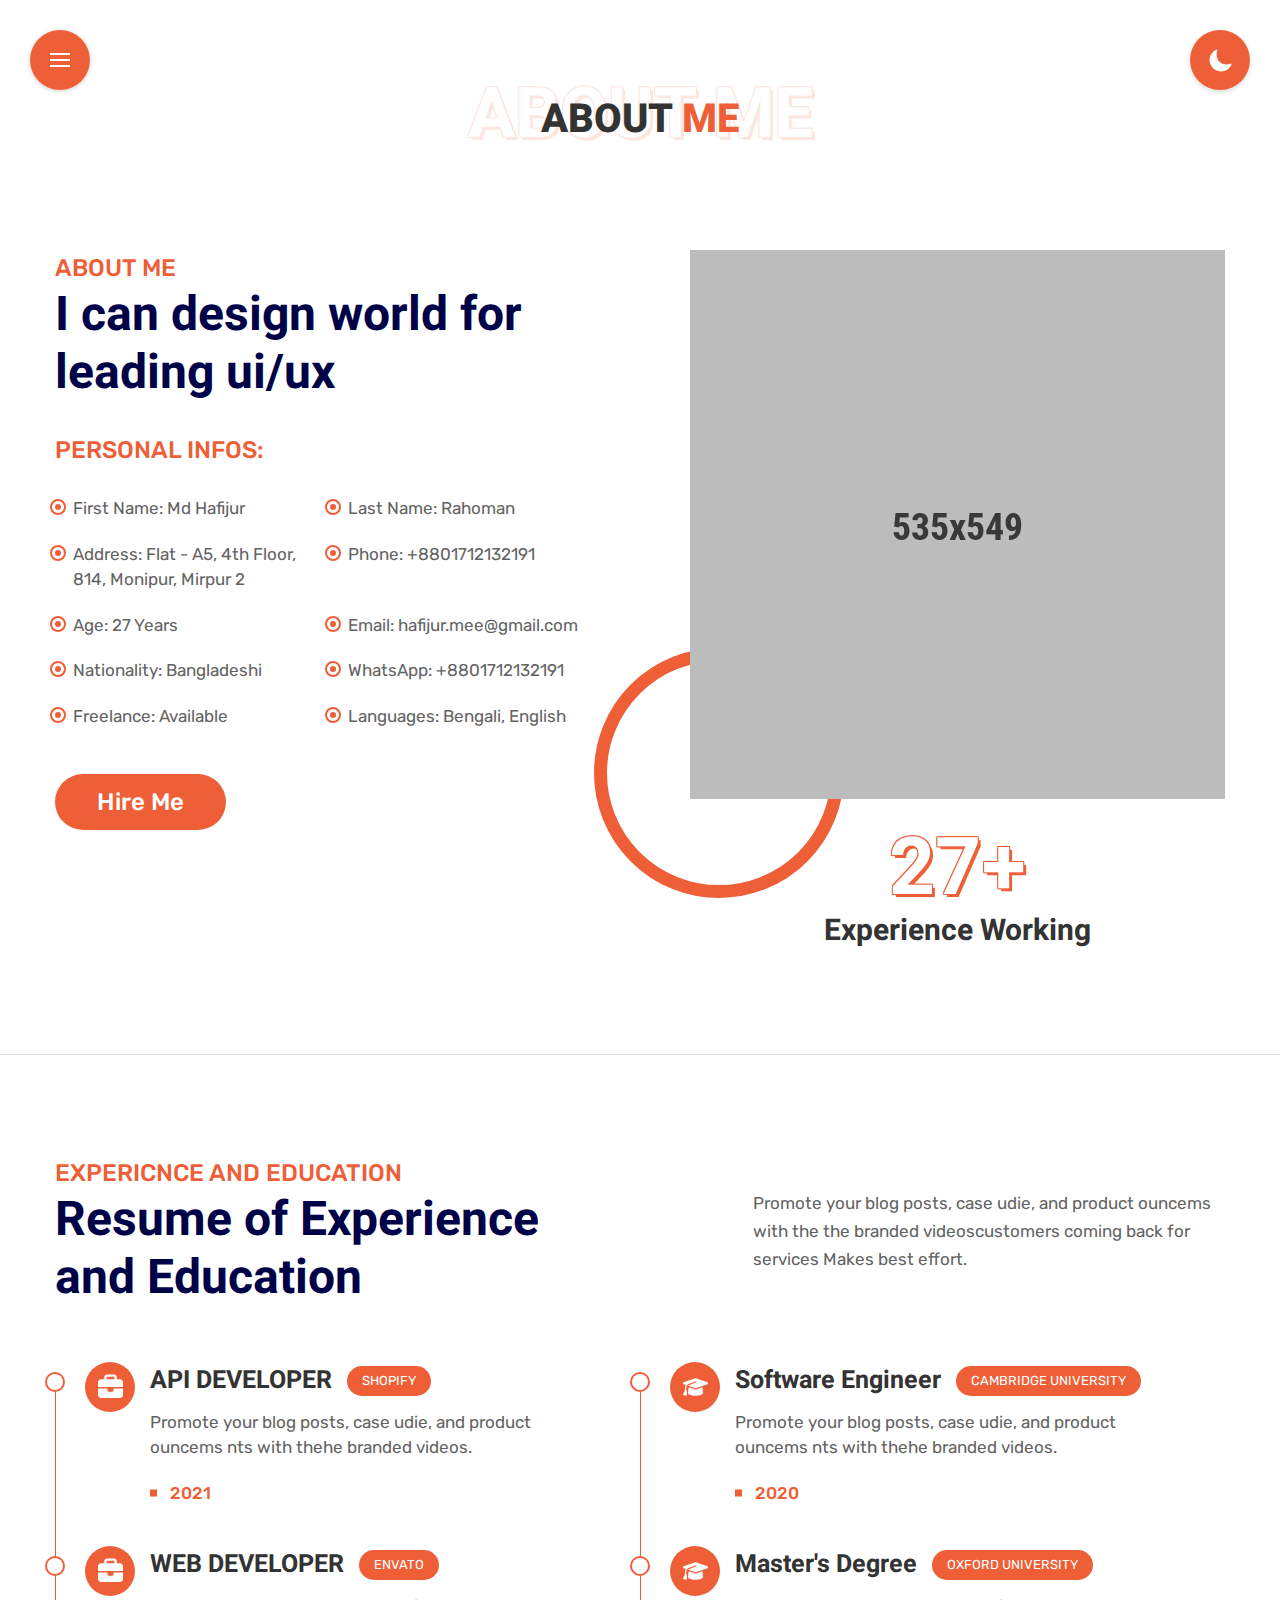
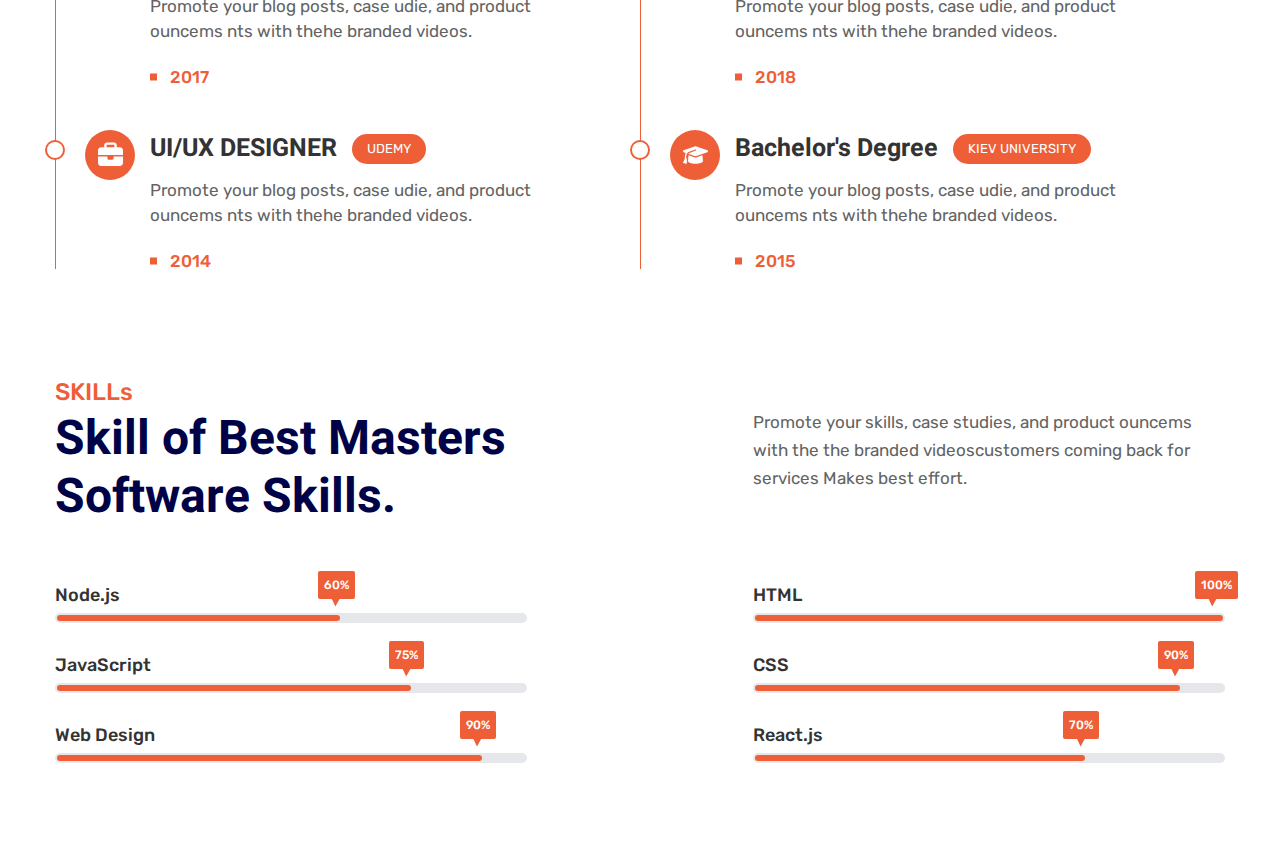
<file: about.html>
<!DOCTYPE html>
<html lang="en" class="scroll-smooth" dir="ltr">
  <head>
    <meta charset="UTF-8" />
    <meta http-equiv="X-UA-Compatible" content="IE=edge" />
    <meta name="viewport" content="width=device-width, initial-scale=1.0" />
    <title>Md Hafijur Rahoman - Web Developer</title>

    <link
      rel="shortcut icon"
      type="image/x-icon"
      href="./assets/images/fav.png"
    />
    <!-- Google fonts -->
    <link rel="preconnect" href="https://fonts.googleapis.com" />
    <link rel="preconnect" href="https://fonts.gstatic.com" crossorigin />
    <link
      href="https://fonts.googleapis.com/css2?family=Heebo:wght@300;400;500;600;700;800;900&family=Rubik:ital,wght@0,400;0,500;0,600;0,700;0,800;0,900;1,300&display=swap"
      rel="stylesheet"
    />

    <!-- Plugins css -->
    <link rel="stylesheet" href="./assets/css/mobilemenu.css" />
    <!-- <link rel="stylesheet" href="./assets/css/glightbox.min.css" /> -->
    <link
      rel="stylesheet"
      href="https://cdn.jsdelivr.net/npm/swiper@8/swiper-bundle.min.css"
    />
    <!-- Tailwind css -->
    <link rel="stylesheet" href="./assets/css/styles.css" />

    <script>
      // On page load or when changing themes, best to add inline in `head` to avoid FOUC
      if (
        localStorage.getItem("theme-color") === "dark" ||
        (!("theme-color" in localStorage) &&
          window.matchMedia("(prefers-color-scheme: dark)").matches)
      ) {
        document.documentElement.classList.add("dark");
      }
      if (localStorage.getItem("theme-color") === "light") {
        document.documentElement.classList.remove("dark");
      }
    </script>
  </head>
  <body class="font-rubik dark:bg-dark_primary_bg">
    <!-- Preloader start -->
    <!-- <div id="preloader">
      <div class="loader--border"></div>
    </div> -->
    <!-- Preloader end -->

    <!-- Collapsible navigation start -->
    <div
      class="toggle__navigation fixed ltr:left-[30px] rtl:right-[30px] top-[30px] z-50 pointer-events-none md:hidden"
    >
      <button
        class="toggle__navigation--button bg-accent1 w-[60px] h-[60px] rounded-full absolute z-50 top-0 ltr:left-0 rtl:right-0 overflow-hidden pointer-events-auto whitespace-nowrap"
        aria-label="Menu navigation"
      >
        <span
          class="left-[50%] top-[50%] bottom-auto right-auto translate-x-[-50%] translate-y-[-50%] absolute w-5 h-[2px] bg-white after:absolute after:content[''] after:left-0 after:top-0 after:w-5 after:h-[2px] after:bg-white after:translate-y-[6px] before:absolute before:content[''] before:left-0 before:top-0 before:w-5 before:h-[2px] before:bg-white before:translate-y-[-6px]"
        ></span>
      </button>
      <ul
        class="toggle__nav--menu relative z-20 invisible text-left pt-[53px] pb-[22px]"
      >
        <li>
          <a href="https://hafijur.my.id/" class="flex items-center">
            <span
              class="relative z-10 ltr:pl-5 rtl:pr-5 toggle__nav--menu-icon opacity-0 text-accent1"
            >
              <svg
                width="16"
                fill="currentColor"
                xmlns="http://www.w3.org/2000/svg"
                viewBox="0 0 576 512"
              >
                <path
                  d="M575.8 255.5c0 18-15 32.1-32 32.1h-32l.7 160.2c0 2.7-.2 5.4-.5 8.1V472c0 22.1-17.9 40-40 40H456c-1.1 0-2.2 0-3.3-.1c-1.4 .1-2.8 .1-4.2 .1H416 392c-22.1 0-40-17.9-40-40V448 384c0-17.7-14.3-32-32-32H256c-17.7 0-32 14.3-32 32v64 24c0 22.1-17.9 40-40 40H160 128.1c-1.5 0-3-.1-4.5-.2c-1.2 .1-2.4 .2-3.6 .2H104c-22.1 0-40-17.9-40-40V360c0-.9 0-1.9 .1-2.8V287.6H32c-18 0-32-14-32-32.1c0-9 3-17 10-24L266.4 8c7-7 15-8 22-8s15 2 21 7L564.8 231.5c8 7 12 15 11 24z"
                />
              </svg>
            </span>
            <span
              class="toggle__nav--menu--label-wrapper relative block h-[45px] leading-[45px] text-primary dark:text-white uppercase text-[16px] before:content[''] before:absolute before:w-[3px] before:h-[16px] before:top-[50%] ltr:before:left-[20px] rtl:before:right-[18px]"
            >
              <span
                class="toggle__nav--menu--label font-bold font-heebo block opacity-0"
                >Home</span
              >
            </span>
          </a>
        </li>

        <li class="active">
          <a href="about.html" class="flex items-center">
            <span
              class="relative z-10 ltr:pl-5 rtl:pr-5 toggle__nav--menu-icon opacity-0 text-accent1"
            >
              <svg
                width="16"
                fill="currentColor"
                xmlns="http://www.w3.org/2000/svg"
                viewBox="0 0 448 512"
              >
                <path
                  d="M224 256c70.7 0 128-57.3 128-128S294.7 0 224 0S96 57.3 96 128s57.3 128 128 128zm-45.7 48C79.8 304 0 383.8 0 482.3C0 498.7 13.3 512 29.7 512H418.3c16.4 0 29.7-13.3 29.7-29.7C448 383.8 368.2 304 269.7 304H178.3z"
                />
              </svg>
            </span>
            <span
              class="toggle__nav--menu--label-wrapper relative block h-[45px] leading-[45px] text-primary dark:text-white uppercase text-[16px] before:content[''] before:absolute before:w-[3px] before:h-[16px] before:top-[50%] ltr:before:left-[20px] rtl:before:right-[18px]"
            >
              <span
                class="toggle__nav--menu--label font-bold font-heebo block opacity-0"
                >About</span
              >
            </span>
          </a>
        </li>

        <li>
          <a href="services.html" class="flex items-center">
            <span
              class="relative z-10 ltr:pl-5 rtl:pr-5 toggle__nav--menu-icon opacity-0 text-accent1"
            >
              <svg
                width="16"
                fill="currentColor"
                xmlns="http://www.w3.org/2000/svg"
                viewBox="0 0 512 512"
              >
                <path
                  d="M495.9 166.6c3.2 8.7 .5 18.4-6.4 24.6l-43.3 39.4c1.1 8.3 1.7 16.8 1.7 25.4s-.6 17.1-1.7 25.4l43.3 39.4c6.9 6.2 9.6 15.9 6.4 24.6c-4.4 11.9-9.7 23.3-15.8 34.3l-4.7 8.1c-6.6 11-14 21.4-22.1 31.2c-5.9 7.2-15.7 9.6-24.5 6.8l-55.7-17.7c-13.4 10.3-28.2 18.9-44 25.4l-12.5 57.1c-2 9.1-9 16.3-18.2 17.8c-13.8 2.3-28 3.5-42.5 3.5s-28.7-1.2-42.5-3.5c-9.2-1.5-16.2-8.7-18.2-17.8l-12.5-57.1c-15.8-6.5-30.6-15.1-44-25.4L83.1 425.9c-8.8 2.8-18.6 .3-24.5-6.8c-8.1-9.8-15.5-20.2-22.1-31.2l-4.7-8.1c-6.1-11-11.4-22.4-15.8-34.3c-3.2-8.7-.5-18.4 6.4-24.6l43.3-39.4C64.6 273.1 64 264.6 64 256s.6-17.1 1.7-25.4L22.4 191.2c-6.9-6.2-9.6-15.9-6.4-24.6c4.4-11.9 9.7-23.3 15.8-34.3l4.7-8.1c6.6-11 14-21.4 22.1-31.2c5.9-7.2 15.7-9.6 24.5-6.8l55.7 17.7c13.4-10.3 28.2-18.9 44-25.4l12.5-57.1c2-9.1 9-16.3 18.2-17.8C227.3 1.2 241.5 0 256 0s28.7 1.2 42.5 3.5c9.2 1.5 16.2 8.7 18.2 17.8l12.5 57.1c15.8 6.5 30.6 15.1 44 25.4l55.7-17.7c8.8-2.8 18.6-.3 24.5 6.8c8.1 9.8 15.5 20.2 22.1 31.2l4.7 8.1c6.1 11 11.4 22.4 15.8 34.3zM256 336c44.2 0 80-35.8 80-80s-35.8-80-80-80s-80 35.8-80 80s35.8 80 80 80z"
                />
              </svg>
            </span>
            <span
              class="toggle__nav--menu--label-wrapper relative block h-[45px] leading-[45px] text-primary dark:text-white uppercase text-[16px] before:content[''] before:absolute before:w-[3px] before:h-[16px] before:top-[50%] ltr:before:left-[20px] rtl:before:right-[18px]"
            >
              <span
                class="toggle__nav--menu--label font-bold font-heebo block opacity-0"
                >Services</span
              >
            </span>
          </a>
        </li>

        <li>
          <a href="portfolio.html" class="flex items-center">
            <span
              class="relative z-10 ltr:pl-5 rtl:pr-5 toggle__nav--menu-icon opacity-0 text-accent1"
            >
              <svg
                width="16"
                fill="currentColor"
                stroke="currentColor"
                xmlns="http://www.w3.org/2000/svg"
                viewBox="0 0 512 512"
              >
                <path
                  d="M184 48H328c4.4 0 8 3.6 8 8V96H176V56c0-4.4 3.6-8 8-8zm-56 8V96H64C28.7 96 0 124.7 0 160v96H192 320 512V160c0-35.3-28.7-64-64-64H384V56c0-30.9-25.1-56-56-56H184c-30.9 0-56 25.1-56 56zM512 288H320v32c0 17.7-14.3 32-32 32H224c-17.7 0-32-14.3-32-32V288H0V416c0 35.3 28.7 64 64 64H448c35.3 0 64-28.7 64-64V288z"
                />
              </svg>
            </span>
            <span
              class="toggle__nav--menu--label-wrapper relative block h-[45px] leading-[45px] text-primary dark:text-white uppercase text-[16px] before:content[''] before:absolute before:w-[3px] before:h-[16px] before:top-[50%] ltr:before:left-[20px] rtl:before:right-[18px]"
            >
              <span
                class="toggle__nav--menu--label font-bold font-heebo block opacity-0"
                >Portfolio</span
              >
            </span>
          </a>
        </li>

        <li>
          <a href="blog.html" class="flex items-center">
            <span
              class="relative z-10 ltr:pl-5 rtl:pr-5 toggle__nav--menu-icon opacity-0 text-accent1"
            >
              <svg
                width="16"
                fill="currentColor"
                stroke="currentColor"
                xmlns="http://www.w3.org/2000/svg"
                viewBox="0 0 448 512"
              >
                <path
                  d="M446.6 222.7c-1.8-8-6.8-15.4-12.5-18.5-1.8-1-13-2.2-25-2.7-20.1-.9-22.3-1.3-28.7-5-10.1-5.9-12.8-12.3-12.9-29.5-.1-33-13.8-63.7-40.9-91.3-19.3-19.7-40.9-33-65.5-40.5-5.9-1.8-19.1-2.4-63.3-2.9-69.4-.8-84.8.6-108.4 10C45.9 59.5 14.7 96.1 3.3 142.9 1.2 151.7.7 165.8.2 246.8c-.6 101.5.1 116.4 6.4 136.5 15.6 49.6 59.9 86.3 104.4 94.3 14.8 2.7 197.3 3.3 216 .8 32.5-4.4 58-17.5 81.9-41.9 17.3-17.7 28.1-36.8 35.2-62.1 4.9-17.6 4.5-142.8 2.5-151.7zm-322.1-63.6c7.8-7.9 10-8.2 58.8-8.2 43.9 0 45.4.1 51.8 3.4 9.3 4.7 13.4 11.3 13.4 21.9 0 9.5-3.8 16.2-12.3 21.6-4.6 2.9-7.3 3.1-50.3 3.3-26.5.2-47.7-.4-50.8-1.2-16.6-4.7-22.8-28.5-10.6-40.8zm191.8 199.8l-14.9 2.4-77.5.9c-68.1.8-87.3-.4-90.9-2-7.1-3.1-13.8-11.7-14.9-19.4-1.1-7.3 2.6-17.3 8.2-22.4 7.1-6.4 10.2-6.6 97.3-6.7 89.6-.1 89.1-.1 97.6 7.8 12.1 11.3 9.5 31.2-4.9 39.4z"
                />
              </svg>
            </span>
            <span
              class="toggle__nav--menu--label-wrapper relative block h-[45px] leading-[45px] text-primary dark:text-white uppercase text-[16px] before:content[''] before:absolute before:w-[3px] before:h-[16px] before:top-[50%] ltr:before:left-[20px] rtl:before:right-[18px]"
            >
              <span
                class="toggle__nav--menu--label font-bold font-heebo block opacity-0"
                >Blog</span
              >
            </span>
          </a>
        </li>

        <li>
          <a href="contact.html" class="flex items-center">
            <span
              class="relative z-10 ltr:pl-5 rtl:pr-5 toggle__nav--menu-icon opacity-0 text-accent1"
            >
              <svg
                width="16"
                fill="currentColor"
                stroke="currentColor"
                xmlns="http://www.w3.org/2000/svg"
                viewBox="0 0 512 512"
              >
                <path
                  d="M96 0C60.7 0 32 28.7 32 64V448c0 35.3 28.7 64 64 64H384c35.3 0 64-28.7 64-64V64c0-35.3-28.7-64-64-64H96zM208 288h64c44.2 0 80 35.8 80 80c0 8.8-7.2 16-16 16H144c-8.8 0-16-7.2-16-16c0-44.2 35.8-80 80-80zm96-96c0 35.3-28.7 64-64 64s-64-28.7-64-64s28.7-64 64-64s64 28.7 64 64zM512 80c0-8.8-7.2-16-16-16s-16 7.2-16 16v64c0 8.8 7.2 16 16 16s16-7.2 16-16V80zM496 192c-8.8 0-16 7.2-16 16v64c0 8.8 7.2 16 16 16s16-7.2 16-16V208c0-8.8-7.2-16-16-16zm16 144c0-8.8-7.2-16-16-16s-16 7.2-16 16v64c0 8.8 7.2 16 16 16s16-7.2 16-16V336z"
                />
              </svg>
            </span>
            <span
              class="toggle__nav--menu--label-wrapper relative block h-[45px] leading-[45px] text-primary dark:text-white uppercase text-[16px] before:content[''] before:absolute before:w-[3px] before:h-[16px] before:top-[50%] ltr:before:left-[20px] rtl:before:right-[18px]"
            >
              <span
                class="toggle__nav--menu--label font-bold font-heebo block opacity-0"
                >Contact</span
              >
            </span>
          </a>
        </li>
      </ul>
      <span
        aria-hidden="true"
        class="toggle__nav--menu--bg absolute z-10 top-0 ltr:left-0 rtl:right-0 w-[60px] h-[60px] rounded-[30px] bg-white"
      ></span>
    </div>
    <!-- Collapsible navigation end -->

    <!-- Dark and light button start -->
    <div
      class="fixed ltr:md:right-[15px] rtl:md:left-[15px] md:top-[15px] ltr:lg:right-[30px] rtl:lg:left-[30px] lg:top-[30px] z-50"
    >
      <button
        class="bg-accent1 md:w-[45px] md:h-[45px] lg:w-[60px] lg:h-[60px] text-white flex justify-center items-center rounded-full shadow-[0_2px_5px_rgba(0,0,0,0.15)]"
        id="light__to--dark"
      >
        <svg
          xmlns="http://www.w3.org/2000/svg"
          class="dark--mode__icon ionicon md:max-w-[20px] max-w-[25px] fill-white"
          viewBox="0 0 512 512"
        >
          <title>Moon</title>
          <path
            d="M264 480A232 232 0 0132 248c0-94 54-178.28 137.61-214.67a16 16 0 0121.06 21.06C181.07 76.43 176 104.66 176 136c0 110.28 89.72 200 200 200 31.34 0 59.57-5.07 81.61-14.67a16 16 0 0121.06 21.06C442.28 426 358 480 264 480z"
          />
        </svg>

        <svg
          xmlns="http://www.w3.org/2000/svg"
          class="light--mode__icon ionicon md:max-w-[20px] lg:max-w-[25px] fill-white"
          viewBox="0 0 512 512"
        >
          <title>Sunny</title>
          <path
            d="M256 118a22 22 0 01-22-22V48a22 22 0 0144 0v48a22 22 0 01-22 22zM256 486a22 22 0 01-22-22v-48a22 22 0 0144 0v48a22 22 0 01-22 22zM369.14 164.86a22 22 0 01-15.56-37.55l33.94-33.94a22 22 0 0131.11 31.11l-33.94 33.94a21.93 21.93 0 01-15.55 6.44zM108.92 425.08a22 22 0 01-15.55-37.56l33.94-33.94a22 22 0 1131.11 31.11l-33.94 33.94a21.94 21.94 0 01-15.56 6.45zM464 278h-48a22 22 0 010-44h48a22 22 0 010 44zM96 278H48a22 22 0 010-44h48a22 22 0 010 44zM403.08 425.08a21.94 21.94 0 01-15.56-6.45l-33.94-33.94a22 22 0 0131.11-31.11l33.94 33.94a22 22 0 01-15.55 37.56zM142.86 164.86a21.89 21.89 0 01-15.55-6.44l-33.94-33.94a22 22 0 0131.11-31.11l33.94 33.94a22 22 0 01-15.56 37.55zM256 358a102 102 0 11102-102 102.12 102.12 0 01-102 102z"
          />
        </svg>
      </button>
    </div>
    <!-- Dark and light button end -->

    <!-- Mobile Menu nav start -->
    <div
      class="md:block hidden fixed z-[98] bg-white dark:bg-dark_accent1 py-4 px-4 w-full mx-auto bottom-0 shadow-[0_0_25px_0_rgba(196,206,213,0.5)] dark:shadow-[-10px_0_20px_0_rgba(0,0,0,0.1)]"
    >
      <nav>
        <ul class="flex justify-around items-center">
          <li>
            <a
              href="https://hafijur.my.id/"
              class="mobile--menu__nav--item bg-accent1 w-11 h-11 rounded-full text-white flex items-center justify-center relative transition-all duration-400"
            >
              <span class="relative z-10">
                <svg
                  width="16"
                  fill="currentColor"
                  xmlns="http://www.w3.org/2000/svg"
                  viewBox="0 0 576 512"
                >
                  <path
                    d="M575.8 255.5c0 18-15 32.1-32 32.1h-32l.7 160.2c0 2.7-.2 5.4-.5 8.1V472c0 22.1-17.9 40-40 40H456c-1.1 0-2.2 0-3.3-.1c-1.4 .1-2.8 .1-4.2 .1H416 392c-22.1 0-40-17.9-40-40V448 384c0-17.7-14.3-32-32-32H256c-17.7 0-32 14.3-32 32v64 24c0 22.1-17.9 40-40 40H160 128.1c-1.5 0-3-.1-4.5-.2c-1.2 .1-2.4 .2-3.6 .2H104c-22.1 0-40-17.9-40-40V360c0-.9 0-1.9 .1-2.8V287.6H32c-18 0-32-14-32-32.1c0-9 3-17 10-24L266.4 8c7-7 15-8 22-8s15 2 21 7L564.8 231.5c8 7 12 15 11 24z"
                  />
                </svg>
              </span>
            </a>
          </li>
          <li>
            <a
              href="about.html"
              class="mobile--menu__nav--item bg-accent1 w-11 h-11 rounded-full text-white flex items-center justify-center relative transition-all duration-400"
            >
              <span class="relative z-10">
                <svg
                  class="text-white"
                  width="16"
                  fill="currentColor"
                  xmlns="http://www.w3.org/2000/svg"
                  viewBox="0 0 448 512"
                >
                  <path
                    d="M224 256c70.7 0 128-57.3 128-128S294.7 0 224 0S96 57.3 96 128s57.3 128 128 128zm-45.7 48C79.8 304 0 383.8 0 482.3C0 498.7 13.3 512 29.7 512H418.3c16.4 0 29.7-13.3 29.7-29.7C448 383.8 368.2 304 269.7 304H178.3z"
                  />
                </svg>
              </span>
            </a>
          </li>
          <li>
            <a
              href="services.html"
              class="mobile--menu__nav--item bg-accent1 w-11 h-11 rounded-full text-white flex items-center justify-center relative transition-all duration-400"
            >
              <span class="relative z-10">
                <svg
                  class="text-white"
                  width="16"
                  fill="currentColor"
                  xmlns="http://www.w3.org/2000/svg"
                  viewBox="0 0 512 512"
                >
                  <path
                    d="M495.9 166.6c3.2 8.7 .5 18.4-6.4 24.6l-43.3 39.4c1.1 8.3 1.7 16.8 1.7 25.4s-.6 17.1-1.7 25.4l43.3 39.4c6.9 6.2 9.6 15.9 6.4 24.6c-4.4 11.9-9.7 23.3-15.8 34.3l-4.7 8.1c-6.6 11-14 21.4-22.1 31.2c-5.9 7.2-15.7 9.6-24.5 6.8l-55.7-17.7c-13.4 10.3-28.2 18.9-44 25.4l-12.5 57.1c-2 9.1-9 16.3-18.2 17.8c-13.8 2.3-28 3.5-42.5 3.5s-28.7-1.2-42.5-3.5c-9.2-1.5-16.2-8.7-18.2-17.8l-12.5-57.1c-15.8-6.5-30.6-15.1-44-25.4L83.1 425.9c-8.8 2.8-18.6 .3-24.5-6.8c-8.1-9.8-15.5-20.2-22.1-31.2l-4.7-8.1c-6.1-11-11.4-22.4-15.8-34.3c-3.2-8.7-.5-18.4 6.4-24.6l43.3-39.4C64.6 273.1 64 264.6 64 256s.6-17.1 1.7-25.4L22.4 191.2c-6.9-6.2-9.6-15.9-6.4-24.6c4.4-11.9 9.7-23.3 15.8-34.3l4.7-8.1c6.6-11 14-21.4 22.1-31.2c5.9-7.2 15.7-9.6 24.5-6.8l55.7 17.7c13.4-10.3 28.2-18.9 44-25.4l12.5-57.1c2-9.1 9-16.3 18.2-17.8C227.3 1.2 241.5 0 256 0s28.7 1.2 42.5 3.5c9.2 1.5 16.2 8.7 18.2 17.8l12.5 57.1c15.8 6.5 30.6 15.1 44 25.4l55.7-17.7c8.8-2.8 18.6-.3 24.5 6.8c8.1 9.8 15.5 20.2 22.1 31.2l4.7 8.1c6.1 11 11.4 22.4 15.8 34.3zM256 336c44.2 0 80-35.8 80-80s-35.8-80-80-80s-80 35.8-80 80s35.8 80 80 80z"
                  />
                </svg>
              </span>
            </a>
          </li>
          <li>
            <a
              href="portfolio.html"
              class="mobile--menu__nav--item bg-accent1 w-11 h-11 rounded-full text-white flex items-center justify-center relative transition-all duration-400"
            >
              <span class="relative z-10">
                <svg
                  class="text-white"
                  width="16"
                  fill="currentColor"
                  stroke="currentColor"
                  xmlns="http://www.w3.org/2000/svg"
                  viewBox="0 0 512 512"
                >
                  <path
                    d="M184 48H328c4.4 0 8 3.6 8 8V96H176V56c0-4.4 3.6-8 8-8zm-56 8V96H64C28.7 96 0 124.7 0 160v96H192 320 512V160c0-35.3-28.7-64-64-64H384V56c0-30.9-25.1-56-56-56H184c-30.9 0-56 25.1-56 56zM512 288H320v32c0 17.7-14.3 32-32 32H224c-17.7 0-32-14.3-32-32V288H0V416c0 35.3 28.7 64 64 64H448c35.3 0 64-28.7 64-64V288z"
                  />
                </svg>
              </span>
            </a>
          </li>
          <li>
            <a
              href="blog.html"
              class="mobile--menu__nav--item bg-accent1 w-11 h-11 rounded-full text-white flex items-center justify-center relative transition-all duration-400"
            >
              <span class="relative z-10">
                <svg
                  class="text-white"
                  width="16"
                  fill="currentColor"
                  stroke="currentColor"
                  xmlns="http://www.w3.org/2000/svg"
                  viewBox="0 0 448 512"
                >
                  <path
                    d="M446.6 222.7c-1.8-8-6.8-15.4-12.5-18.5-1.8-1-13-2.2-25-2.7-20.1-.9-22.3-1.3-28.7-5-10.1-5.9-12.8-12.3-12.9-29.5-.1-33-13.8-63.7-40.9-91.3-19.3-19.7-40.9-33-65.5-40.5-5.9-1.8-19.1-2.4-63.3-2.9-69.4-.8-84.8.6-108.4 10C45.9 59.5 14.7 96.1 3.3 142.9 1.2 151.7.7 165.8.2 246.8c-.6 101.5.1 116.4 6.4 136.5 15.6 49.6 59.9 86.3 104.4 94.3 14.8 2.7 197.3 3.3 216 .8 32.5-4.4 58-17.5 81.9-41.9 17.3-17.7 28.1-36.8 35.2-62.1 4.9-17.6 4.5-142.8 2.5-151.7zm-322.1-63.6c7.8-7.9 10-8.2 58.8-8.2 43.9 0 45.4.1 51.8 3.4 9.3 4.7 13.4 11.3 13.4 21.9 0 9.5-3.8 16.2-12.3 21.6-4.6 2.9-7.3 3.1-50.3 3.3-26.5.2-47.7-.4-50.8-1.2-16.6-4.7-22.8-28.5-10.6-40.8zm191.8 199.8l-14.9 2.4-77.5.9c-68.1.8-87.3-.4-90.9-2-7.1-3.1-13.8-11.7-14.9-19.4-1.1-7.3 2.6-17.3 8.2-22.4 7.1-6.4 10.2-6.6 97.3-6.7 89.6-.1 89.1-.1 97.6 7.8 12.1 11.3 9.5 31.2-4.9 39.4z"
                  />
                </svg>
              </span>
            </a>
          </li>
          <li>
            <a
              href="contact.html"
              class="mobile--menu__nav--item bg-accent1 w-11 h-11 rounded-full text-white flex items-center justify-center relative transition-all duration-400"
            >
              <span class="relative z-10">
                <svg
                  class="text-white"
                  width="16"
                  fill="currentColor"
                  stroke="currentColor"
                  xmlns="http://www.w3.org/2000/svg"
                  viewBox="0 0 512 512"
                >
                  <path
                    d="M96 0C60.7 0 32 28.7 32 64V448c0 35.3 28.7 64 64 64H384c35.3 0 64-28.7 64-64V64c0-35.3-28.7-64-64-64H96zM208 288h64c44.2 0 80 35.8 80 80c0 8.8-7.2 16-16 16H144c-8.8 0-16-7.2-16-16c0-44.2 35.8-80 80-80zm96-96c0 35.3-28.7 64-64 64s-64-28.7-64-64s28.7-64 64-64s64 28.7 64 64zM512 80c0-8.8-7.2-16-16-16s-16 7.2-16 16v64c0 8.8 7.2 16 16 16s16-7.2 16-16V80zM496 192c-8.8 0-16 7.2-16 16v64c0 8.8 7.2 16 16 16s16-7.2 16-16V208c0-8.8-7.2-16-16-16zm16 144c0-8.8-7.2-16-16-16s-16 7.2-16 16v64c0 8.8 7.2 16 16 16s16-7.2 16-16V336z"
                  />
                </svg>
              </span>
            </a>
          </li>
        </ul>
      </nav>
    </div>
    <!-- Mobile Menu nav end -->

    <!-- Main wrapper start -->
    <main class="md:pb-[90px]">
      <!-- Breadcrumb section start -->
      <section class="pt-[70px] lg:pt-20">
        <div class="container mx-auto">
          <div class="text-center relative">
            <h1
              class="text-[40px] only-md:text-[55px] lg:text-[70px] stroke-white text-white font-heebo font-bold title-stroke opacity-[0.15] leading-[1] uppercase"
            >
              About Me
            </h1>
            <span
              class="text-primary dark:text-white text-[25px] only-md:text-[35px] lg:text-[40px] font-heebo font-extrabold absolute left-0 right-0 bottom-0 uppercase"
            >
              About <span class="text-accent1">Me</span></span
            >
          </div>
        </div>
      </section>
      <!-- Breadcrumb section end -->

      <!-- About me section start -->
      <section
        class="dark:bg-dark_primary_bg py-[70px] lg:py-[100px] border-b-[1px] border-[#DDDDDD] dark:border-b dark:border-dark_accent1"
        id="about"
      >
        <div class="container mx-auto">
          <div class="flex justify-between sm:flex-wrap sm:flex-col-reverse">
            <div class="w-full lg:max-w-[550px]">
              <div>
                <span
                  class="text-accent1 text-[20px] lg:text-[24px] font-medium mb-[10px] lg:mb-[5px]"
                  >ABOUT ME</span
                >
                <h2
                  class="text-[24px] only-md:text-[32px] lg:text-[48px] font-bold font-heebo leading-[36px] lg:leading-[58px] text-[#000248] dark:text-white ltr:lg:pr-[50px] rtl:lg:pl-[50px]"
                >
                  I can design world for leading ui/ux
                </h2>
              </div>
              <div class="mt-[30px]">
                <h3 class="text-accent1 text-[20px] lg:text-[24px] font-medium">
                  PERSONAL INFOS:
                </h3>
                <ul class="flex justify-between flex-wrap mt-[18px]">
                  <li
                    class="text-paragraph dark:text-slate-200 w-full xs:max-w-[100%] max-w-[50%] ltr:pl-[18px] rtl:pr-[18px] my-[10px] relative before:absolute before:content-[''] before:bg-accent1 before:w-[6px] before:h-[6px] ltr:before:left-0 rtl:before:right-0 before:top-[8px] before:rounded-full after:absolute after::content-[''] after:w-4 after:h-4 after:border-2 after:border-accent1 ltr:after:left-[-5px] rtl:after:right-[-5px] after:top-[3px] after:border-solid after:rounded-full text-[17px]"
                  >
                    First Name: Md Hafijur
                  </li>

                  <li
                    class="text-paragraph dark:text-slate-200 w-full xs:max-w-[100%] max-w-[50%] ltr:pl-[18px] rtl:pr-[18px] my-[10px] relative before:absolute before:content-[''] before:bg-accent1 before:w-[6px] before:h-[6px] ltr:before:left-0 rtl:before:right-0 before:top-[8px] before:rounded-full after:absolute after::content-[''] after:w-4 after:h-4 after:border-2 after:border-accent1 ltr:after:left-[-5px] rtl:after:right-[-5px] after:top-[3px] after:border-solid after:rounded-full text-[17px]"
                  >
                    Last Name: Rahoman
                  </li>

                  <li
                    class="text-paragraph dark:text-slate-200 w-full xs:max-w-[100%] max-w-[50%] ltr:pl-[18px] rtl:pr-[18px] my-[10px] relative before:absolute before:content-[''] before:bg-accent1 before:w-[6px] before:h-[6px] ltr:before:left-0 rtl:before:right-0 before:top-[8px] before:rounded-full after:absolute after::content-[''] after:w-4 after:h-4 after:border-2 after:border-accent1 ltr:after:left-[-5px] rtl:after:right-[-5px] after:top-[3px] after:border-solid after:rounded-full text-[17px]"
                  >
                    Address: Flat - A5, 4th Floor, 814, Monipur, Mirpur 2
                  </li>

                  <li
                    class="text-paragraph dark:text-slate-200 w-full xs:max-w-[100%] max-w-[50%] ltr:pl-[18px] rtl:pr-[18px] my-[10px] relative before:absolute before:content-[''] before:bg-accent1 before:w-[6px] before:h-[6px] ltr:before:left-0 rtl:before:right-0 before:top-[8px] before:rounded-full after:absolute after::content-[''] after:w-4 after:h-4 after:border-2 after:border-accent1 ltr:after:left-[-5px] rtl:after:right-[-5px] after:top-[3px] after:border-solid after:rounded-full text-[17px]"
                  >
                    Phone: +8801712132191
                  </li>

                  <li
                    class="text-paragraph dark:text-slate-200 w-full xs:max-w-[100%] max-w-[50%] ltr:pl-[18px] rtl:pr-[18px] my-[10px] relative before:absolute before:content-[''] before:bg-accent1 before:w-[6px] before:h-[6px] ltr:before:left-0 rtl:before:right-0 before:top-[8px] before:rounded-full after:absolute after::content-[''] after:w-4 after:h-4 after:border-2 after:border-accent1 ltr:after:left-[-5px] rtl:after:right-[-5px] after:top-[3px] after:border-solid after:rounded-full text-[17px]"
                  >
                    Age: 27 Years
                  </li>

                  <li
                    class="text-paragraph dark:text-slate-200 w-full xs:max-w-[100%] max-w-[50%] ltr:pl-[18px] rtl:pr-[18px] my-[10px] relative before:absolute before:content-[''] before:bg-accent1 before:w-[6px] before:h-[6px] ltr:before:left-0 rtl:before:right-0 before:top-[8px] before:rounded-full after:absolute after::content-[''] after:w-4 after:h-4 after:border-2 after:border-accent1 ltr:after:left-[-5px] rtl:after:right-[-5px] after:top-[3px] after:border-solid after:rounded-full text-[17px]"
                  >
                    Email: hafijur.mee@gmail.com
                  </li>

                  <li
                    class="text-paragraph dark:text-slate-200 w-full xs:max-w-[100%] max-w-[50%] ltr:pl-[18px] rtl:pr-[18px] my-[10px] relative before:absolute before:content-[''] before:bg-accent1 before:w-[6px] before:h-[6px] ltr:before:left-0 rtl:before:right-0 before:top-[8px] before:rounded-full after:absolute after::content-[''] after:w-4 after:h-4 after:border-2 after:border-accent1 ltr:after:left-[-5px] rtl:after:right-[-5px] after:top-[3px] after:border-solid after:rounded-full text-[17px]"
                  >
                    Nationality: Bangladeshi
                  </li>

                  <li
                    class="text-paragraph dark:text-slate-200 w-full xs:max-w-[100%] max-w-[50%] ltr:pl-[18px] rtl:pr-[18px] my-[10px] relative before:absolute before:content-[''] before:bg-accent1 before:w-[6px] before:h-[6px] ltr:before:left-0 rtl:before:right-0 before:top-[8px] before:rounded-full after:absolute after::content-[''] after:w-4 after:h-4 after:border-2 after:border-accent1 ltr:after:left-[-5px] rtl:after:right-[-5px] after:top-[3px] after:border-solid after:rounded-full text-[17px]"
                  >
                    WhatsApp: +8801712132191
                  </li>

                  <li
                    class="text-paragraph dark:text-slate-200 w-full xs:max-w-[100%] max-w-[50%] ltr:pl-[18px] rtl:pr-[18px] my-[10px] relative before:absolute before:content-[''] before:bg-accent1 before:w-[6px] before:h-[6px] ltr:before:left-0 rtl:before:right-0 before:top-[8px] before:rounded-full after:absolute after::content-[''] after:w-4 after:h-4 after:border-2 after:border-accent1 ltr:after:left-[-5px] rtl:after:right-[-5px] after:top-[3px] after:border-solid after:rounded-full text-[17px]"
                  >
                    Freelance: Available
                  </li>

                  <li
                    class="text-paragraph dark:text-slate-200 w-full xs:max-w-[100%] max-w-[50%] ltr:pl-[18px] rtl:pr-[18px] my-[10px] relative before:absolute before:content-[''] before:bg-accent1 before:w-[6px] before:h-[6px] ltr:before:left-0 rtl:before:right-0 before:top-[8px] before:rounded-full after:absolute after::content-[''] after:w-4 after:h-4 after:border-2 after:border-accent1 ltr:after:left-[-5px] rtl:after:right-[-5px] after:top-[3px] after:border-solid after:rounded-full text-[17px]"
                  >
                    Languages: Bengali, English
                  </li>
                </ul>
                <a
                  href="https://wa.me/8801712132191"
                  class="btn solid-btn text-accent1 mt-[35px] inline-block"
                  >Hire Me</a
                >
              </div>
            </div>
            <div class="sm:mb-[50px]">
              <div class="relative">
                <img
                  class="relative z-10 sm:mx-auto"
                  src="./assets/images/about-me.png"
                  alt=""
                />
                <span
                  class="absolute sm:w-[100px] sm:h-[100px] only-md:w-[150px] only-md:h-[150px] lg:w-[200px] lg:h-[200px] xl:w-[250px] xl:h-[250px] border-[8px] lg:border-[13px] border-accent1 rounded-full xs:bottom-[-25%] sm:bottom-[-12%] bottom-[-18%] ltr:sm:left-[3%] ltr:left-[-18%] rtl:sm:right-[3%] rtl:right-[-18%] animateUpDown"
                ></span>
              </div>
              <div class="text-center mt-[30px]">
                <h4
                  class="font-heebo text-[50px] lg:text-[80px] font-bold leading-[1] text-white title-stroke"
                >
                  27+
                </h4>
                <span
                  class="font-bold sm:text-[20px] only-md:text-[24px] lg:text-[30px] font-heebo text-primary dark:text-white"
                  >Experience Working</span
                >
              </div>
            </div>
          </div>
        </div>
      </section>
      <!-- About me section end -->

      <!--  Resume section start -->
      <section class="lg:py-[100px] md:py-[70px]">
        <div class="container mx-auto">
          <!-- Section title start -->
          <div
            class="flex justify-between items-center gap-[20px] lg:gap-[30px] mb-[55px] md:flex-wrap md:text-center"
          >
            <div class="max-w-full lg:max-w-[575px] w-full">
              <span
                class="text-accent1 text-[20px] lg:text-[24px] font-medium mb-[10px] lg:mb-[5px]"
                >EXPERICNCE AND EDUCATION</span
              >
              <h2
                class="text:[28px] lg:text-[48px] font-bold font-heebo leading-[36x] lg:leading-[58px] text-[#000248] dark:text-white"
              >
                Resume of Experience and Education
              </h2>
            </div>
            <div class="md:grow">
              <p
                class="text-[#636363] dark:text-slate-200 text-[17px] leading-[28px] lg:max-w-[472px] w-full"
              >
                Promote your blog posts, case udie, and product ouncems with the
                the branded videoscustomers coming back for services Makes best
                effort.
              </p>
            </div>
          </div>
          <!-- Section title end -->

          <!-- Resume wrapper start -->
          <div class="flex flex-wrap">
            <!-- Skill -->
            <div class="w-full max-w-[50%] sm:max-w-full flex-grow">
              <div class="relative ltr:pl-[30px] rtl:pr-[30px]">
                <!-- border line -->
                <div
                  class="absolute w-[1px] ltr:left-0 rtl:right-0 top-[10px] bottom-[5px] bg-accent1"
                ></div>
                <!-- border line  end-->

                <!-- Single resume start -->
                <div
                  class="flex ltr:pr-[50px] ltr:sm:pr-[0] ltr:lg:pr-[70px rtl:pl-[50px] rtl:sm:pl-[0] rtl:lg:pl-[70px relative"
                >
                  <span
                    class="absolute w-[20px] h-[20px] ltr:left-[-40px] rtl:right-[-40px] top-[10px] bg-accent1 rounded-full z-10 before:absolute before:bg-white before:w-[16px] before:h-[16px] before:rounded-full ltr:before:left-[2px] rtl:before:right-[2px] before:top-[2px]"
                  ></span>
                  <div class="w-[70px] h-[70px]">
                    <span
                      class="w-[50px] h-[50px] bg-accent1 text-white flex items-center rounded-full justify-center"
                    >
                      <svg
                        width="25"
                        height="40"
                        fill="currentColor"
                        stroke="currentColor"
                        xmlns="http://www.w3.org/2000/svg"
                        viewBox="0 0 512 512"
                      >
                        <path
                          d="M184 48H328c4.4 0 8 3.6 8 8V96H176V56c0-4.4 3.6-8 8-8zm-56 8V96H64C28.7 96 0 124.7 0 160v96H192 320 512V160c0-35.3-28.7-64-64-64H384V56c0-30.9-25.1-56-56-56H184c-30.9 0-56 25.1-56 56zM512 288H320v32c0 17.7-14.3 32-32 32H224c-17.7 0-32-14.3-32-32V288H0V416c0 35.3 28.7 64 64 64H448c35.3 0 64-28.7 64-64V288z"
                        />
                      </svg>
                    </span>
                  </div>
                  <div class="flex-grow ltr:pl-[15px] rtl:pr-[15px]">
                    <div
                      class="flex items-center only-md:flex-col only-md:items-start 2xs:flex-col 2xs:items-start"
                    >
                      <h3
                        class="font-heebo 2xs:text-[18px] text-[20px] lg:text-[25px] text-primary dark:text-white"
                      >
                        API DEVELOPER
                      </h3>
                      <span
                        class="bg-accent1 text-white text-[13px] rounded-[30px] px-[15px] py-[5px] uppercase ltr:ml-[15px] rtl:mr-[15px] ltr:only-md:ml-0 only-md:my-[5px] ltr:2xs:ml-0 rtl:only-md:m-0 rtl:2xs:mr-0 2xs:my-[5px] text-center"
                        >Shopify</span
                      >
                    </div>
                    <p
                      class="text-paragraph dark:text-slate-200 mt-[10px] text-[17px]"
                    >
                      Promote your blog posts, case udie, and product ouncems
                      nts with thehe branded videos.
                    </p>
                    <span
                      class="text-[17px] font-medium text-accent1 relative ltr:pl-[20px] rtl:pr-[20px] before:absolute before:bg-accent1 before:w-[7px] before:h-[7px] ltr:before:left-0 rtl:before:right-0 before:top-[50%] before:translate-y-[-50%] mt-[20px] block"
                      >2021</span
                    >
                  </div>
                </div>
                <!-- Single resume end -->

                <!-- Single resume start -->
                <div
                  class="flex ltr:pr-[50px] ltr:sm:pr-[0] ltr:lg:pr-[70px rtl:pl-[50px] rtl:sm:pl-[0] rtl:lg:pl-[70px relative mt-[40px]"
                >
                  <span
                    class="absolute w-[20px] h-[20px] ltr:left-[-40px] rtl:right-[-40px] top-[10px] bg-accent1 rounded-full z-10 before:absolute before:bg-white before:w-[16px] before:h-[16px] before:rounded-full ltr:before:left-[2px] rtl:before:right-[2px] before:top-[2px]"
                  ></span>
                  <div class="w-[70px] h-[70px]">
                    <span
                      class="w-[50px] h-[50px] bg-accent1 text-white flex items-center rounded-full justify-center"
                    >
                      <svg
                        width="25"
                        height="40"
                        fill="currentColor"
                        stroke="currentColor"
                        xmlns="http://www.w3.org/2000/svg"
                        viewBox="0 0 512 512"
                      >
                        <path
                          d="M184 48H328c4.4 0 8 3.6 8 8V96H176V56c0-4.4 3.6-8 8-8zm-56 8V96H64C28.7 96 0 124.7 0 160v96H192 320 512V160c0-35.3-28.7-64-64-64H384V56c0-30.9-25.1-56-56-56H184c-30.9 0-56 25.1-56 56zM512 288H320v32c0 17.7-14.3 32-32 32H224c-17.7 0-32-14.3-32-32V288H0V416c0 35.3 28.7 64 64 64H448c35.3 0 64-28.7 64-64V288z"
                        />
                      </svg>
                    </span>
                  </div>
                  <div class="flex-grow ltr:pl-[15px] rtl:pr-[15px]">
                    <div
                      class="flex items-center only-md:flex-col only-md:items-start 2xs:flex-col 2xs:items-start"
                    >
                      <h3
                        class="font-heebo 2xs:text-[18px] text-[20px] lg:text-[25px] text-primary dark:text-white"
                      >
                        WEB DEVELOPER
                      </h3>
                      <span
                        class="bg-accent1 text-white text-[13px] rounded-[30px] px-[15px] py-[5px] uppercase ltr:ml-[15px] rtl:mr-[15px] ltr:only-md:ml-0 only-md:my-[5px] ltr:2xs:ml-0 rtl:only-md:m-0 rtl:2xs:mr-0 2xs:my-[5px] text-center"
                        >Envato</span
                      >
                    </div>
                    <p
                      class="text-paragraph dark:text-slate-200 mt-[10px] text-[17px]"
                    >
                      Promote your blog posts, case udie, and product ouncems
                      nts with thehe branded videos.
                    </p>
                    <span
                      class="text-[17px] font-medium text-accent1 relative ltr:pl-[20px] rtl:pr-[20px] before:absolute before:bg-accent1 before:w-[7px] before:h-[7px] ltr:before:left-0 rtl:before:right-0 before:top-[50%] before:translate-y-[-50%] mt-[20px] block"
                      >2017</span
                    >
                  </div>
                </div>
                <!-- Single resume end -->

                <!-- Single resume start -->
                <div
                  class="flex ltr:pr-[50px] ltr:sm:pr-[0] ltr:lg:pr-[70px rtl:pl-[50px] rtl:sm:pl-[0] rtl:lg:pl-[70px relative mt-[40px]"
                >
                  <span
                    class="absolute w-[20px] h-[20px] ltr:left-[-40px] rtl:right-[-40px] top-[10px] bg-accent1 rounded-full z-10 before:absolute before:bg-white before:w-[16px] before:h-[16px] before:rounded-full ltr:before:left-[2px] rtl:before:right-[2px] before:top-[2px]"
                  ></span>
                  <div class="w-[70px] h-[70px]">
                    <span
                      class="w-[50px] h-[50px] bg-accent1 text-white flex items-center rounded-full justify-center"
                    >
                      <svg
                        width="25"
                        height="40"
                        fill="currentColor"
                        stroke="currentColor"
                        xmlns="http://www.w3.org/2000/svg"
                        viewBox="0 0 512 512"
                      >
                        <path
                          d="M184 48H328c4.4 0 8 3.6 8 8V96H176V56c0-4.4 3.6-8 8-8zm-56 8V96H64C28.7 96 0 124.7 0 160v96H192 320 512V160c0-35.3-28.7-64-64-64H384V56c0-30.9-25.1-56-56-56H184c-30.9 0-56 25.1-56 56zM512 288H320v32c0 17.7-14.3 32-32 32H224c-17.7 0-32-14.3-32-32V288H0V416c0 35.3 28.7 64 64 64H448c35.3 0 64-28.7 64-64V288z"
                        />
                      </svg>
                    </span>
                  </div>
                  <div class="flex-grow ltr:pl-[15px] rtl:pr-[15px]">
                    <div
                      class="flex items-center only-md:flex-col only-md:items-start 2xs:flex-col 2xs:items-start"
                    >
                      <h3
                        class="font-heebo 2xs:text-[18px] text-[20px] lg:text-[25px] text-primary dark:text-white"
                      >
                        UI/UX DESIGNER
                      </h3>
                      <span
                        class="bg-accent1 text-white text-[13px] rounded-[30px] px-[15px] py-[5px] uppercase ltr:ml-[15px] rtl:mr-[15px] ltr:only-md:ml-0 only-md:my-[5px] ltr:2xs:ml-0 rtl:only-md:m-0 rtl:2xs:mr-0 2xs:my-[5px] text-center"
                        >Udemy</span
                      >
                    </div>
                    <p
                      class="text-paragraph dark:text-slate-200 mt-[10px] text-[17px]"
                    >
                      Promote your blog posts, case udie, and product ouncems
                      nts with thehe branded videos.
                    </p>
                    <span
                      class="text-[17px] font-medium text-accent1 relative ltr:pl-[20px] rtl:pr-[20px] before:absolute before:bg-accent1 before:w-[7px] before:h-[7px] ltr:before:left-0 rtl:before:right-0 before:top-[50%] before:translate-y-[-50%] mt-[20px] block"
                      >2014</span
                    >
                  </div>
                </div>
                <!-- Single resume end -->
              </div>
            </div>
            <!-- Skill -->

            <!-- Education -->
            <div
              class="w-full max-w-[50%] sm:max-w-full flex-grow sm:mt-[40px]"
            >
              <div class="relative ltr:pl-[30px] rtl:pr-[30px]">
                <!-- border line -->
                <div
                  class="absolute w-[1px] ltr:left-0 rtl:right-0 top-[10px] bottom-[5px] bg-accent1"
                ></div>
                <!-- border line  end-->

                <!-- Single resume start -->
                <div
                  class="flex ltr:pr-[50px] ltr:sm:pr-[0] ltr:lg:pr-[70px rtl:pl-[50px] rtl:sm:pl-[0] rtl:lg:pl-[70px relative"
                >
                  <span
                    class="absolute w-[20px] h-[20px] ltr:left-[-40px] rtl:right-[-40px] top-[10px] bg-accent1 rounded-full z-10 before:absolute before:bg-white before:w-[16px] before:h-[16px] before:rounded-full ltr:before:left-[2px] rtl:before:right-[2px] before:top-[2px]"
                  ></span>
                  <div class="w-[70px] h-[70px]">
                    <span
                      class="w-[50px] h-[50px] bg-accent1 text-white flex items-center rounded-full justify-center"
                    >
                      <svg
                        width="25"
                        height="44"
                        fill="currentColor"
                        stroke="currentColor"
                        xmlns="http://www.w3.org/2000/svg"
                        viewBox="0 0 640 512"
                      >
                        <path
                          d="M320 32c-8.1 0-16.1 1.4-23.7 4.1L15.8 137.4C6.3 140.9 0 149.9 0 160s6.3 19.1 15.8 22.6l57.9 20.9C57.3 229.3 48 259.8 48 291.9v28.1c0 28.4-10.8 57.7-22.3 80.8c-6.5 13-13.9 25.8-22.5 37.6C0 442.7-.9 448.3 .9 453.4s6 8.9 11.2 10.2l64 16c4.2 1.1 8.7 .3 12.4-2s6.3-6.1 7.1-10.4c8.6-42.8 4.3-81.2-2.1-108.7C90.3 344.3 86 329.8 80 316.5V291.9c0-30.2 10.2-58.7 27.9-81.5c12.9-15.5 29.6-28 49.2-35.7l157-61.7c8.2-3.2 17.5 .8 20.7 9s-.8 17.5-9 20.7l-157 61.7c-12.4 4.9-23.3 12.4-32.2 21.6l159.6 57.6c7.6 2.7 15.6 4.1 23.7 4.1s16.1-1.4 23.7-4.1L624.2 182.6c9.5-3.4 15.8-12.5 15.8-22.6s-6.3-19.1-15.8-22.6L343.7 36.1C336.1 33.4 328.1 32 320 32zM128 408c0 35.3 86 72 192 72s192-36.7 192-72L496.7 262.6 354.5 314c-11.1 4-22.8 6-34.5 6s-23.5-2-34.5-6L143.3 262.6 128 408z"
                        />
                      </svg>
                    </span>
                  </div>
                  <div class="flex-grow ltr:pl-[15px] rtl:pr-[15px]">
                    <div
                      class="flex items-center only-md:flex-col only-md:items-start 2xs:flex-col 2xs:items-start"
                    >
                      <h3
                        class="font-heebo 2xs:text-[18px] text-[20px] lg:text-[25px] text-primary dark:text-white"
                      >
                        Software Engineer
                      </h3>
                      <span
                        class="bg-accent1 text-white text-[13px] rounded-[30px] px-[15px] py-[5px] uppercase ltr:ml-[15px] rtl:mr-[15px] ltr:only-md:ml-0 only-md:my-[5px] ltr:2xs:ml-0 rtl:only-md:m-0 rtl:2xs:mr-0 2xs:my-[5px] text-center"
                        >Cambridge UNIVERSITY</span
                      >
                    </div>
                    <p
                      class="text-paragraph dark:text-slate-200 mt-[10px] text-[17px]"
                    >
                      Promote your blog posts, case udie, and product ouncems
                      nts with thehe branded videos.
                    </p>
                    <span
                      class="text-[17px] font-medium text-accent1 relative ltr:pl-[20px] rtl:pr-[20px] before:absolute before:bg-accent1 before:w-[7px] before:h-[7px] ltr:before:left-0 rtl:before:right-0 before:top-[50%] before:translate-y-[-50%] mt-[20px] block"
                      >2020</span
                    >
                  </div>
                </div>
                <!-- Single resume end -->

                <!-- Single resume start -->
                <div
                  class="flex ltr:pr-[50px] ltr:sm:pr-[0] ltr:lg:pr-[70px rtl:pl-[50px] rtl:sm:pl-[0] rtl:lg:pl-[70px relative mt-[40px]"
                >
                  <span
                    class="absolute w-[20px] h-[20px] ltr:left-[-40px] rtl:right-[-40px] top-[10px] bg-accent1 rounded-full z-10 before:absolute before:bg-white before:w-[16px] before:h-[16px] before:rounded-full ltr:before:left-[2px] rtl:before:right-[2px] before:top-[2px]"
                  ></span>
                  <div class="w-[70px] h-[70px]">
                    <span
                      class="w-[50px] h-[50px] bg-accent1 text-white flex items-center rounded-full justify-center"
                    >
                      <svg
                        width="25"
                        height="44"
                        fill="currentColor"
                        stroke="currentColor"
                        xmlns="http://www.w3.org/2000/svg"
                        viewBox="0 0 640 512"
                      >
                        <path
                          d="M320 32c-8.1 0-16.1 1.4-23.7 4.1L15.8 137.4C6.3 140.9 0 149.9 0 160s6.3 19.1 15.8 22.6l57.9 20.9C57.3 229.3 48 259.8 48 291.9v28.1c0 28.4-10.8 57.7-22.3 80.8c-6.5 13-13.9 25.8-22.5 37.6C0 442.7-.9 448.3 .9 453.4s6 8.9 11.2 10.2l64 16c4.2 1.1 8.7 .3 12.4-2s6.3-6.1 7.1-10.4c8.6-42.8 4.3-81.2-2.1-108.7C90.3 344.3 86 329.8 80 316.5V291.9c0-30.2 10.2-58.7 27.9-81.5c12.9-15.5 29.6-28 49.2-35.7l157-61.7c8.2-3.2 17.5 .8 20.7 9s-.8 17.5-9 20.7l-157 61.7c-12.4 4.9-23.3 12.4-32.2 21.6l159.6 57.6c7.6 2.7 15.6 4.1 23.7 4.1s16.1-1.4 23.7-4.1L624.2 182.6c9.5-3.4 15.8-12.5 15.8-22.6s-6.3-19.1-15.8-22.6L343.7 36.1C336.1 33.4 328.1 32 320 32zM128 408c0 35.3 86 72 192 72s192-36.7 192-72L496.7 262.6 354.5 314c-11.1 4-22.8 6-34.5 6s-23.5-2-34.5-6L143.3 262.6 128 408z"
                        />
                      </svg>
                    </span>
                  </div>
                  <div class="flex-grow ltr:pl-[15px] rtl:pr-[15px]">
                    <div
                      class="flex items-center only-md:flex-col only-md:items-start 2xs:flex-col 2xs:items-start"
                    >
                      <h3
                        class="font-heebo 2xs:text-[18px] text-[20px] lg:text-[25px] text-primary dark:text-white"
                      >
                        Master's Degree
                      </h3>
                      <span
                        class="bg-accent1 text-white text-[13px] rounded-[30px] px-[15px] py-[5px] uppercase ltr:ml-[15px] rtl:mr-[15px] ltr:only-md:ml-0 only-md:my-[5px] ltr:2xs:ml-0 rtl:only-md:m-0 rtl:2xs:mr-0 2xs:my-[5px] text-center"
                        >OXFORD UNIVERSITY</span
                      >
                    </div>
                    <p
                      class="text-paragraph dark:text-slate-200 mt-[10px] text-[17px]"
                    >
                      Promote your blog posts, case udie, and product ouncems
                      nts with thehe branded videos.
                    </p>
                    <span
                      class="text-[17px] font-medium text-accent1 relative ltr:pl-[20px] rtl:pr-[20px] before:absolute before:bg-accent1 before:w-[7px] before:h-[7px] ltr:before:left-0 rtl:before:right-0 before:top-[50%] before:translate-y-[-50%] mt-[20px] block"
                      >2018</span
                    >
                  </div>
                </div>
                <!-- Single resume end -->

                <!-- Single resume start -->
                <div
                  class="flex ltr:pr-[50px] ltr:sm:pr-[0] ltr:lg:pr-[70px rtl:pl-[50px] rtl:sm:pl-[0] rtl:lg:pl-[70px relative mt-[40px]"
                >
                  <span
                    class="absolute w-[20px] h-[20px] ltr:left-[-40px] rtl:right-[-40px] top-[10px] bg-accent1 rounded-full z-10 before:absolute before:bg-white before:w-[16px] before:h-[16px] before:rounded-full ltr:before:left-[2px] rtl:before:right-[2px] before:top-[2px]"
                  ></span>
                  <div class="w-[70px] h-[70px]">
                    <span
                      class="w-[50px] h-[50px] bg-accent1 text-white flex items-center rounded-full justify-center"
                    >
                      <svg
                        width="25"
                        height="44"
                        fill="currentColor"
                        stroke="currentColor"
                        xmlns="http://www.w3.org/2000/svg"
                        viewBox="0 0 640 512"
                      >
                        <path
                          d="M320 32c-8.1 0-16.1 1.4-23.7 4.1L15.8 137.4C6.3 140.9 0 149.9 0 160s6.3 19.1 15.8 22.6l57.9 20.9C57.3 229.3 48 259.8 48 291.9v28.1c0 28.4-10.8 57.7-22.3 80.8c-6.5 13-13.9 25.8-22.5 37.6C0 442.7-.9 448.3 .9 453.4s6 8.9 11.2 10.2l64 16c4.2 1.1 8.7 .3 12.4-2s6.3-6.1 7.1-10.4c8.6-42.8 4.3-81.2-2.1-108.7C90.3 344.3 86 329.8 80 316.5V291.9c0-30.2 10.2-58.7 27.9-81.5c12.9-15.5 29.6-28 49.2-35.7l157-61.7c8.2-3.2 17.5 .8 20.7 9s-.8 17.5-9 20.7l-157 61.7c-12.4 4.9-23.3 12.4-32.2 21.6l159.6 57.6c7.6 2.7 15.6 4.1 23.7 4.1s16.1-1.4 23.7-4.1L624.2 182.6c9.5-3.4 15.8-12.5 15.8-22.6s-6.3-19.1-15.8-22.6L343.7 36.1C336.1 33.4 328.1 32 320 32zM128 408c0 35.3 86 72 192 72s192-36.7 192-72L496.7 262.6 354.5 314c-11.1 4-22.8 6-34.5 6s-23.5-2-34.5-6L143.3 262.6 128 408z"
                        />
                      </svg>
                    </span>
                  </div>
                  <div class="flex-grow ltr:pl-[15px] rtl:pr-[15px]">
                    <div
                      class="flex items-center only-md:flex-col only-md:items-start 2xs:flex-col 2xs:items-start"
                    >
                      <h3
                        class="font-heebo 2xs:text-[18px] text-[20px] lg:text-[25px] text-primary dark:text-white"
                      >
                        Bachelor's Degree
                      </h3>
                      <span
                        class="bg-accent1 text-white text-[13px] rounded-[30px] px-[15px] py-[5px] uppercase ltr:ml-[15px] rtl:mr-[15px] ltr:only-md:ml-0 only-md:my-[5px] ltr:2xs:ml-0 rtl:only-md:m-0 rtl:2xs:mr-0 2xs:my-[5px] text-center"
                        >KIEV UNIVERSITY</span
                      >
                    </div>
                    <p
                      class="text-paragraph dark:text-slate-200 mt-[10px] text-[17px]"
                    >
                      Promote your blog posts, case udie, and product ouncems
                      nts with thehe branded videos.
                    </p>
                    <span
                      class="text-[17px] font-medium text-accent1 relative ltr:pl-[20px] rtl:pr-[20px] before:absolute before:bg-accent1 before:w-[7px] before:h-[7px] ltr:before:left-0 rtl:before:right-0 before:top-[50%] before:translate-y-[-50%] mt-[20px] block"
                      >2015</span
                    >
                  </div>
                </div>
                <!-- Single resume end -->
              </div>
            </div>
            <!-- Education -->
          </div>
          <!-- Resume wrapper end -->
        </div>
      </section>
      <!--  Resume section end -->

      <!--  Skill section start -->
      <section class="lg:pb-[100px] md:pb-[70px]">
        <div class="container mx-auto">
          <!-- Section title start -->
          <div
            class="flex justify-between items-center gap-[20px] lg:gap-[30px] mb-[55px] md:flex-wrap md:text-center"
          >
            <div class="max-w-full lg:max-w-[575px] w-full">
              <span
                class="text-accent1 text-[20px] lg:text-[24px] font-medium mb-[10px] lg:mb-[5px]"
                >SKILLs</span
              >
              <h2
                class="text:[28px] lg:text-[48px] font-bold font-heebo leading-[36x] lg:leading-[58px] text-[#000248] dark:text-white"
              >
                Skill of Best Masters Software Skills.
              </h2>
            </div>
            <div class="md:grow">
              <p
                class="text-[#636363] dark:text-slate-200 text-[17px] leading-[28px] lg:max-w-[472px] w-full"
              >
                Promote your skills, case studies, and product ouncems with the
                the branded videoscustomers coming back for services Makes best
                effort.
              </p>
            </div>
          </div>
          <!-- Section title end -->

          <!-- Resume wrapper start -->
          <div
            class="flex justify-between items-center gap-[20px] lg:gap-[30px] md:flex-wrap md:text-center"
          >
            <!-- Column start -->
            <div
              class="max-w-full lg:max-w-[472px] w-full only-md:px-7 sm:px-5"
            >
              <!-- Single skill start -->
              <div class="relative mb-7">
                <div class="flex justify-between mb-1">
                  <span class="text-lg font-medium text-primary dark:text-white"
                    >Node.js</span
                  >
                  <span
                    class="text-xs font-medium text-white bg-accent1 dark:text-white absolute py-1.5 px-1.5 bottom-6 rounded-sm before:absolute before:content-[''] before:bg-accent1 before:w-5 before:h-5 before:clip-polygon before:top-4 ltr:before:left-2 rtl:before:right-2 before:-z-10 ltr:left-[calc(60%_-_20px)] rtl:right-[calc(60%_-_20px)]"
                    >60%</span
                  >
                </div>
                <div
                  class="w-full bg-gray-200 rounded-full h-[10px] dark:bg-gray-700 flex items-center"
                >
                  <div
                    class="bg-accent1 h-[6px] rounded-full mx-[2px]"
                    style="width: 60%"
                  ></div>
                </div>
              </div>
              <!-- Single skill end -->

              <!-- Single skill start -->
              <div class="relative mb-7">
                <div class="flex justify-between mb-1">
                  <span class="text-lg font-medium text-primary dark:text-white"
                    >JavaScript</span
                  >
                  <span
                    class="text-xs font-medium text-white bg-accent1 dark:text-white absolute py-1.5 px-1.5 bottom-6 rounded-sm before:absolute before:content-[''] before:bg-accent1 before:w-5 before:h-5 before:clip-polygon before:top-4 before:left-2 before:-z-10 ltr:left-[calc(75%_-_20px)] rtl:right-[calc(75%_-_20px)]"
                    >75%</span
                  >
                </div>
                <div
                  class="w-full bg-gray-200 rounded-full h-[10px] dark:bg-gray-700 flex items-center"
                >
                  <div
                    class="bg-accent1 h-[6px] rounded-full mx-[2px]"
                    style="width: 75%"
                  ></div>
                </div>
              </div>
              <!-- Single skill end -->

              <!-- Single skill start -->
              <div class="relative">
                <div class="flex justify-between mb-1">
                  <span class="text-lg font-medium text-primary dark:text-white"
                    >Web Design</span
                  >
                  <span
                    class="text-xs font-medium text-white bg-accent1 dark:text-white absolute py-1.5 px-1.5 bottom-6 rounded-sm before:absolute before:content-[''] before:bg-accent1 before:w-5 before:h-5 before:clip-polygon before:top-4 before:left-2 before:-z-10 ltr:left-[calc(90%_-_20px)] rtl:right-[calc(90%_-_20px)]"
                    >90%</span
                  >
                </div>
                <div
                  class="w-full bg-gray-200 rounded-full h-[10px] dark:bg-gray-700 flex items-center"
                >
                  <div
                    class="bg-accent1 h-[6px] rounded-full mx-[2px]"
                    style="width: 90%"
                  ></div>
                </div>
              </div>
              <!-- Single skill end -->
            </div>
            <!-- Column end -->

            <!-- Column start -->
            <div
              class="max-w-full lg:max-w-[472px] w-full only-md:px-7 sm:px-5"
            >
              <!-- Single skill start -->
              <div class="relative mb-7">
                <div class="flex justify-between mb-1">
                  <span class="text-lg font-medium text-primary dark:text-white"
                    >HTML</span
                  >
                  <span
                    class="text-xs font-medium text-white bg-accent1 dark:text-white absolute py-1.5 px-1.5 bottom-6 rounded-sm before:absolute before:content-[''] before:bg-accent1 before:w-5 before:h-5 before:clip-polygon before:top-4 before:left-2 before:-z-10 ltr:left-[calc(100%_-_30px)] rtl:right-[calc(100%_-_30px)]"
                    >100%</span
                  >
                </div>
                <div
                  class="w-full bg-gray-200 rounded-full h-[10px] dark:bg-gray-700 flex items-center"
                >
                  <div
                    class="bg-accent1 h-[6px] rounded-full mx-[2px]"
                    style="width: 100%"
                  ></div>
                </div>
              </div>
              <!-- Single skill end -->

              <!-- Single skill start -->
              <div class="relative mb-7">
                <div class="flex justify-between mb-1">
                  <span class="text-lg font-medium text-primary dark:text-white"
                    >CSS</span
                  >
                  <span
                    class="text-xs font-medium text-white bg-accent1 dark:text-white absolute py-1.5 px-1.5 bottom-6 rounded-sm before:absolute before:content-[''] before:bg-accent1 before:w-5 before:h-5 before:clip-polygon before:top-4 before:left-2 before:-z-10 ltr:left-[calc(90%_-_20px)] rtl:right-[calc(90%_-_20px)]"
                    >90%</span
                  >
                </div>
                <div
                  class="w-full bg-gray-200 rounded-full h-[10px] dark:bg-gray-700 flex items-center"
                >
                  <div
                    class="bg-accent1 h-[6px] rounded-full mx-[2px]"
                    style="width: 90%"
                  ></div>
                </div>
              </div>
              <!-- Single skill end -->

              <!-- Single skill start -->
              <div class="relative">
                <div class="flex justify-between mb-1">
                  <span class="text-lg font-medium text-primary dark:text-white"
                    >React.js</span
                  >
                  <span
                    class="text-xs font-medium text-white bg-accent1 dark:text-white absolute py-1.5 px-1.5 bottom-6 rounded-sm before:absolute before:content-[''] before:bg-accent1 before:w-5 before:h-5 before:clip-polygon before:top-4 before:left-2 before:-z-10 ltr:left-[calc(70%_-_20px)] rtl:right-[calc(70%_-_20px)]"
                    >70%</span
                  >
                </div>
                <div
                  class="w-full bg-gray-200 rounded-full h-[10px] dark:bg-gray-700 flex items-center"
                >
                  <div
                    class="bg-accent1 h-[6px] rounded-full mx-[2px]"
                    style="width: 70%"
                  ></div>
                </div>
              </div>
              <!-- Single skill end -->
            </div>
            <!-- Column end -->
          </div>
          <!-- Resume wrapper end -->
        </div>
      </section>
      <!--  Skill section end -->
    </main>
    <!-- Main wrapper end -->

    <!-------- Plugins js ------>

    <!-- Swiper js -->
    <script src="https://cdn.jsdelivr.net/npm/swiper@8/swiper-bundle.min.js"></script>

    <!-- imagesloaded js -->
    <script src="./assets/js/imagesloaded.pkgd.min.js" defer></script>

    <!-- Isotope js -->
    <script src="./assets/js/isotope.pkgd.min.js" defer></script>

    <!-- Custom js -->
    <script src="./assets/js/script.js" defer></script>

    <script>
      // On page load or when changing themes, best to add inline in `head` to avoid FOUC
      if (
        localStorage.getItem("theme-color") === "dark" ||
        (!("theme-color" in localStorage) &&
          window.matchMedia("(prefers-color-scheme: dark)").matches)
      ) {
        document
          .getElementById("light__to--dark")
          ?.classList.add("dark--version");
      }
      if (localStorage.getItem("theme-color") === "light") {
        document
          .getElementById("light__to--dark")
          ?.classList.remove("dark--version");
      }
    </script>
  </body>
</html>
</file>
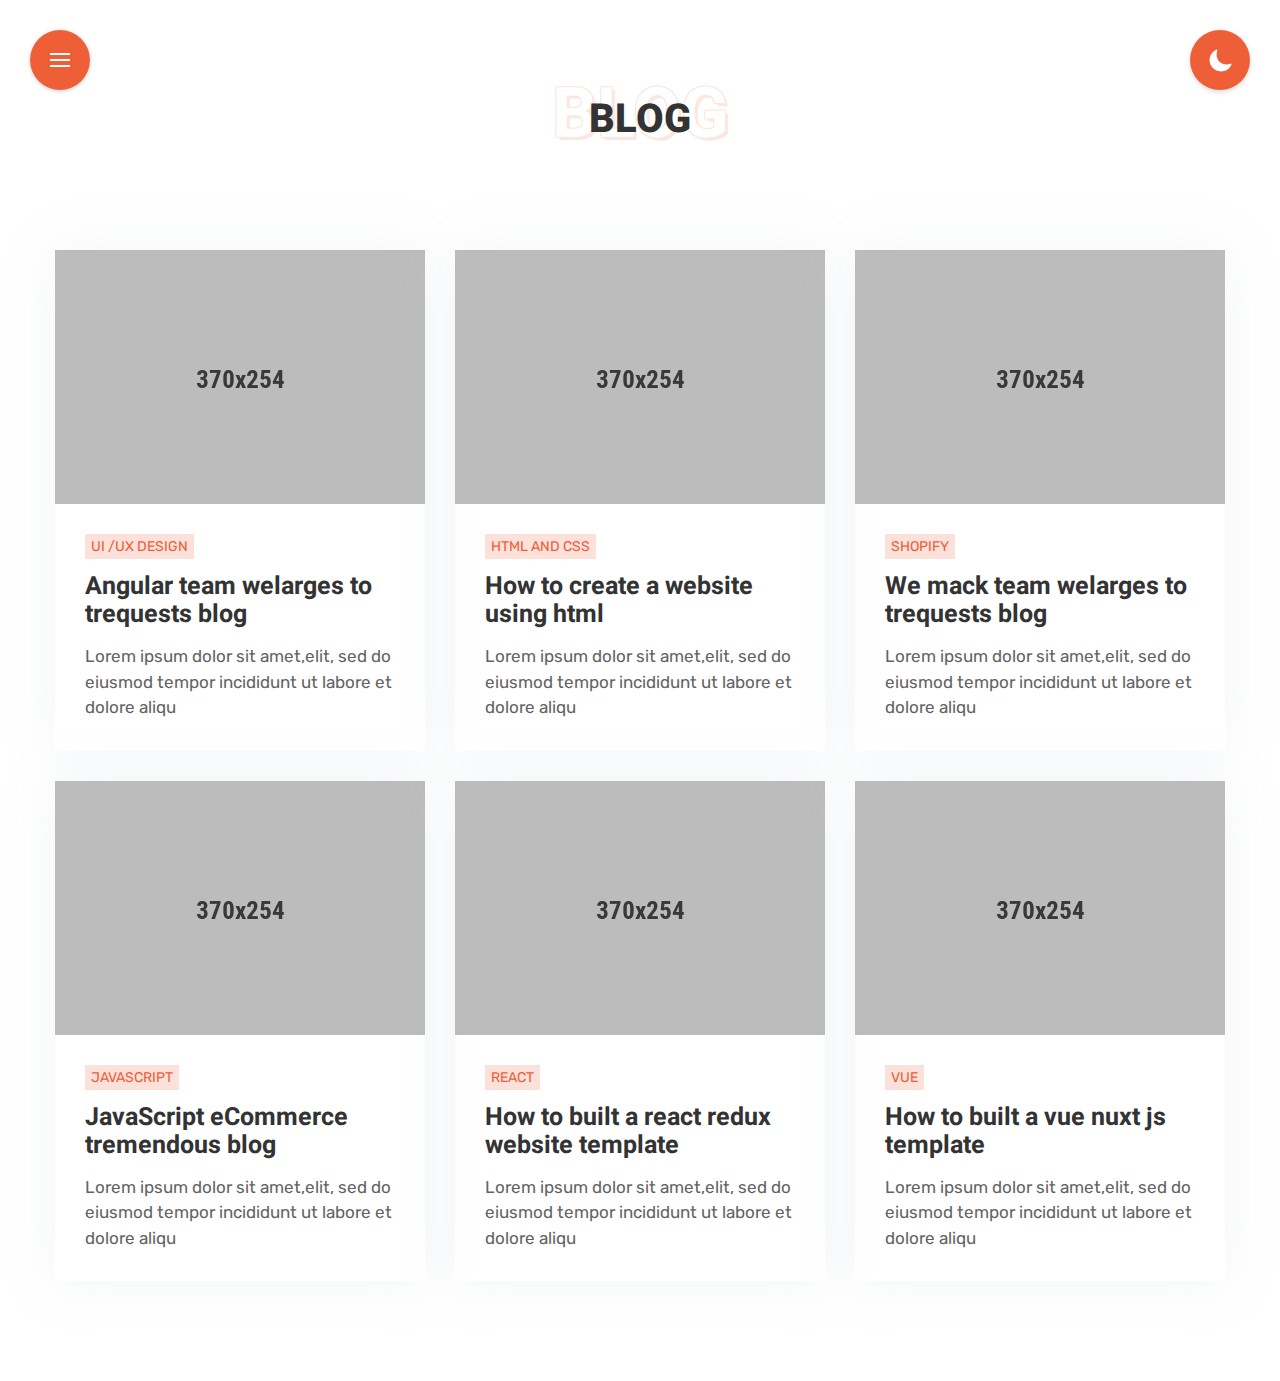
<file: blog.html>
<!DOCTYPE html>
<html lang="en" class="scroll-smooth" dir="ltr">
  <head>
    <meta charset="UTF-8" />
    <meta http-equiv="X-UA-Compatible" content="IE=edge" />
    <meta name="viewport" content="width=device-width, initial-scale=1.0" />
    <title>Md Hafijur Rahoman - Web Developer</title>

    <link
      rel="shortcut icon"
      type="image/x-icon"
      href="./assets/images/fav.png"
    />
    <!-- Google fonts -->
    <link rel="preconnect" href="https://fonts.googleapis.com" />
    <link rel="preconnect" href="https://fonts.gstatic.com" crossorigin />
    <link
      href="https://fonts.googleapis.com/css2?family=Heebo:wght@300;400;500;600;700;800;900&family=Rubik:ital,wght@0,400;0,500;0,600;0,700;0,800;0,900;1,300&display=swap"
      rel="stylesheet"
    />

    <!-- Plugins css -->
    <link rel="stylesheet" href="./assets/css/mobilemenu.css" />
    <!-- <link rel="stylesheet" href="./assets/css/glightbox.min.css" /> -->
    <link
      rel="stylesheet"
      href="https://cdn.jsdelivr.net/npm/swiper@8/swiper-bundle.min.css"
    />
    <!-- Tailwind css -->
    <link rel="stylesheet" href="./assets/css/styles.css" />

    <script>
      // On page load or when changing themes, best to add inline in `head` to avoid FOUC
      if (
        localStorage.getItem("theme-color") === "dark" ||
        (!("theme-color" in localStorage) &&
          window.matchMedia("(prefers-color-scheme: dark)").matches)
      ) {
        document.documentElement.classList.add("dark");
      }
      if (localStorage.getItem("theme-color") === "light") {
        document.documentElement.classList.remove("dark");
      }
    </script>
  </head>
  <body class="font-rubik dark:bg-dark_primary_bg">
    <!-- Preloader start -->
    <!-- <div id="preloader">
      <div class="loader--border"></div>
    </div> -->
    <!-- Preloader end -->

    <!-- Collapsible navigation start -->
    <div
      class="toggle__navigation fixed ltr:left-[30px] rtl:right-[30px] top-[30px] z-50 pointer-events-none md:hidden"
    >
      <button
        class="toggle__navigation--button bg-accent1 w-[60px] h-[60px] rounded-full absolute z-50 top-0 ltr:left-0 rtl:right-0 overflow-hidden pointer-events-auto whitespace-nowrap"
        aria-label="Menu navigation"
      >
        <span
          class="left-[50%] top-[50%] bottom-auto right-auto translate-x-[-50%] translate-y-[-50%] absolute w-5 h-[2px] bg-white after:absolute after:content[''] after:left-0 after:top-0 after:w-5 after:h-[2px] after:bg-white after:translate-y-[6px] before:absolute before:content[''] before:left-0 before:top-0 before:w-5 before:h-[2px] before:bg-white before:translate-y-[-6px]"
        ></span>
      </button>
      <ul
        class="toggle__nav--menu relative z-20 invisible text-left pt-[53px] pb-[22px]"
      >
        <li>
          <a href="https://hafijur.my.id/" class="flex items-center">
            <span
              class="relative z-10 ltr:pl-5 rtl:pr-5 toggle__nav--menu-icon opacity-0 text-accent1"
            >
              <svg
                width="16"
                fill="currentColor"
                xmlns="http://www.w3.org/2000/svg"
                viewBox="0 0 576 512"
              >
                <path
                  d="M575.8 255.5c0 18-15 32.1-32 32.1h-32l.7 160.2c0 2.7-.2 5.4-.5 8.1V472c0 22.1-17.9 40-40 40H456c-1.1 0-2.2 0-3.3-.1c-1.4 .1-2.8 .1-4.2 .1H416 392c-22.1 0-40-17.9-40-40V448 384c0-17.7-14.3-32-32-32H256c-17.7 0-32 14.3-32 32v64 24c0 22.1-17.9 40-40 40H160 128.1c-1.5 0-3-.1-4.5-.2c-1.2 .1-2.4 .2-3.6 .2H104c-22.1 0-40-17.9-40-40V360c0-.9 0-1.9 .1-2.8V287.6H32c-18 0-32-14-32-32.1c0-9 3-17 10-24L266.4 8c7-7 15-8 22-8s15 2 21 7L564.8 231.5c8 7 12 15 11 24z"
                />
              </svg>
            </span>
            <span
              class="toggle__nav--menu--label-wrapper relative block h-[45px] leading-[45px] text-primary dark:text-white uppercase text-[16px] before:content[''] before:absolute before:w-[3px] before:h-[16px] before:top-[50%] ltr:before:left-[20px] rtl:before:right-[18px]"
            >
              <span
                class="toggle__nav--menu--label font-bold font-heebo block opacity-0"
                >Home</span
              >
            </span>
          </a>
        </li>

        <li>
          <a href="about.html" class="flex items-center">
            <span
              class="relative z-10 ltr:pl-5 rtl:pr-5 toggle__nav--menu-icon opacity-0 text-accent1"
            >
              <svg
                width="16"
                fill="currentColor"
                xmlns="http://www.w3.org/2000/svg"
                viewBox="0 0 448 512"
              >
                <path
                  d="M224 256c70.7 0 128-57.3 128-128S294.7 0 224 0S96 57.3 96 128s57.3 128 128 128zm-45.7 48C79.8 304 0 383.8 0 482.3C0 498.7 13.3 512 29.7 512H418.3c16.4 0 29.7-13.3 29.7-29.7C448 383.8 368.2 304 269.7 304H178.3z"
                />
              </svg>
            </span>
            <span
              class="toggle__nav--menu--label-wrapper relative block h-[45px] leading-[45px] text-primary dark:text-white uppercase text-[16px] before:content[''] before:absolute before:w-[3px] before:h-[16px] before:top-[50%] ltr:before:left-[20px] rtl:before:right-[18px]"
            >
              <span
                class="toggle__nav--menu--label font-bold font-heebo block opacity-0"
                >About</span
              >
            </span>
          </a>
        </li>

        <li>
          <a href="services.html" class="flex items-center">
            <span
              class="relative z-10 ltr:pl-5 rtl:pr-5 toggle__nav--menu-icon opacity-0 text-accent1"
            >
              <svg
                width="16"
                fill="currentColor"
                xmlns="http://www.w3.org/2000/svg"
                viewBox="0 0 512 512"
              >
                <path
                  d="M495.9 166.6c3.2 8.7 .5 18.4-6.4 24.6l-43.3 39.4c1.1 8.3 1.7 16.8 1.7 25.4s-.6 17.1-1.7 25.4l43.3 39.4c6.9 6.2 9.6 15.9 6.4 24.6c-4.4 11.9-9.7 23.3-15.8 34.3l-4.7 8.1c-6.6 11-14 21.4-22.1 31.2c-5.9 7.2-15.7 9.6-24.5 6.8l-55.7-17.7c-13.4 10.3-28.2 18.9-44 25.4l-12.5 57.1c-2 9.1-9 16.3-18.2 17.8c-13.8 2.3-28 3.5-42.5 3.5s-28.7-1.2-42.5-3.5c-9.2-1.5-16.2-8.7-18.2-17.8l-12.5-57.1c-15.8-6.5-30.6-15.1-44-25.4L83.1 425.9c-8.8 2.8-18.6 .3-24.5-6.8c-8.1-9.8-15.5-20.2-22.1-31.2l-4.7-8.1c-6.1-11-11.4-22.4-15.8-34.3c-3.2-8.7-.5-18.4 6.4-24.6l43.3-39.4C64.6 273.1 64 264.6 64 256s.6-17.1 1.7-25.4L22.4 191.2c-6.9-6.2-9.6-15.9-6.4-24.6c4.4-11.9 9.7-23.3 15.8-34.3l4.7-8.1c6.6-11 14-21.4 22.1-31.2c5.9-7.2 15.7-9.6 24.5-6.8l55.7 17.7c13.4-10.3 28.2-18.9 44-25.4l12.5-57.1c2-9.1 9-16.3 18.2-17.8C227.3 1.2 241.5 0 256 0s28.7 1.2 42.5 3.5c9.2 1.5 16.2 8.7 18.2 17.8l12.5 57.1c15.8 6.5 30.6 15.1 44 25.4l55.7-17.7c8.8-2.8 18.6-.3 24.5 6.8c8.1 9.8 15.5 20.2 22.1 31.2l4.7 8.1c6.1 11 11.4 22.4 15.8 34.3zM256 336c44.2 0 80-35.8 80-80s-35.8-80-80-80s-80 35.8-80 80s35.8 80 80 80z"
                />
              </svg>
            </span>
            <span
              class="toggle__nav--menu--label-wrapper relative block h-[45px] leading-[45px] text-primary dark:text-white uppercase text-[16px] before:content[''] before:absolute before:w-[3px] before:h-[16px] before:top-[50%] ltr:before:left-[20px] rtl:before:right-[18px]"
            >
              <span
                class="toggle__nav--menu--label font-bold font-heebo block opacity-0"
                >Services</span
              >
            </span>
          </a>
        </li>

        <li>
          <a href="portfolio.html" class="flex items-center">
            <span
              class="relative z-10 ltr:pl-5 rtl:pr-5 toggle__nav--menu-icon opacity-0 text-accent1"
            >
              <svg
                width="16"
                fill="currentColor"
                stroke="currentColor"
                xmlns="http://www.w3.org/2000/svg"
                viewBox="0 0 512 512"
              >
                <path
                  d="M184 48H328c4.4 0 8 3.6 8 8V96H176V56c0-4.4 3.6-8 8-8zm-56 8V96H64C28.7 96 0 124.7 0 160v96H192 320 512V160c0-35.3-28.7-64-64-64H384V56c0-30.9-25.1-56-56-56H184c-30.9 0-56 25.1-56 56zM512 288H320v32c0 17.7-14.3 32-32 32H224c-17.7 0-32-14.3-32-32V288H0V416c0 35.3 28.7 64 64 64H448c35.3 0 64-28.7 64-64V288z"
                />
              </svg>
            </span>
            <span
              class="toggle__nav--menu--label-wrapper relative block h-[45px] leading-[45px] text-primary dark:text-white uppercase text-[16px] before:content[''] before:absolute before:w-[3px] before:h-[16px] before:top-[50%] ltr:before:left-[20px] rtl:before:right-[18px]"
            >
              <span
                class="toggle__nav--menu--label font-bold font-heebo block opacity-0"
                >Portfolio</span
              >
            </span>
          </a>
        </li>

        <li class="active">
          <a href="blog.html" class="flex items-center">
            <span
              class="relative z-10 ltr:pl-5 rtl:pr-5 toggle__nav--menu-icon opacity-0 text-accent1"
            >
              <svg
                width="16"
                fill="currentColor"
                stroke="currentColor"
                xmlns="http://www.w3.org/2000/svg"
                viewBox="0 0 448 512"
              >
                <path
                  d="M446.6 222.7c-1.8-8-6.8-15.4-12.5-18.5-1.8-1-13-2.2-25-2.7-20.1-.9-22.3-1.3-28.7-5-10.1-5.9-12.8-12.3-12.9-29.5-.1-33-13.8-63.7-40.9-91.3-19.3-19.7-40.9-33-65.5-40.5-5.9-1.8-19.1-2.4-63.3-2.9-69.4-.8-84.8.6-108.4 10C45.9 59.5 14.7 96.1 3.3 142.9 1.2 151.7.7 165.8.2 246.8c-.6 101.5.1 116.4 6.4 136.5 15.6 49.6 59.9 86.3 104.4 94.3 14.8 2.7 197.3 3.3 216 .8 32.5-4.4 58-17.5 81.9-41.9 17.3-17.7 28.1-36.8 35.2-62.1 4.9-17.6 4.5-142.8 2.5-151.7zm-322.1-63.6c7.8-7.9 10-8.2 58.8-8.2 43.9 0 45.4.1 51.8 3.4 9.3 4.7 13.4 11.3 13.4 21.9 0 9.5-3.8 16.2-12.3 21.6-4.6 2.9-7.3 3.1-50.3 3.3-26.5.2-47.7-.4-50.8-1.2-16.6-4.7-22.8-28.5-10.6-40.8zm191.8 199.8l-14.9 2.4-77.5.9c-68.1.8-87.3-.4-90.9-2-7.1-3.1-13.8-11.7-14.9-19.4-1.1-7.3 2.6-17.3 8.2-22.4 7.1-6.4 10.2-6.6 97.3-6.7 89.6-.1 89.1-.1 97.6 7.8 12.1 11.3 9.5 31.2-4.9 39.4z"
                />
              </svg>
            </span>
            <span
              class="toggle__nav--menu--label-wrapper relative block h-[45px] leading-[45px] text-primary dark:text-white uppercase text-[16px] before:content[''] before:absolute before:w-[3px] before:h-[16px] before:top-[50%] ltr:before:left-[20px] rtl:before:right-[18px]"
            >
              <span
                class="toggle__nav--menu--label font-bold font-heebo block opacity-0"
                >Blog</span
              >
            </span>
          </a>
        </li>

        <li>
          <a href="contact.html" class="flex items-center">
            <span
              class="relative z-10 ltr:pl-5 rtl:pr-5 toggle__nav--menu-icon opacity-0 text-accent1"
            >
              <svg
                width="16"
                fill="currentColor"
                stroke="currentColor"
                xmlns="http://www.w3.org/2000/svg"
                viewBox="0 0 512 512"
              >
                <path
                  d="M96 0C60.7 0 32 28.7 32 64V448c0 35.3 28.7 64 64 64H384c35.3 0 64-28.7 64-64V64c0-35.3-28.7-64-64-64H96zM208 288h64c44.2 0 80 35.8 80 80c0 8.8-7.2 16-16 16H144c-8.8 0-16-7.2-16-16c0-44.2 35.8-80 80-80zm96-96c0 35.3-28.7 64-64 64s-64-28.7-64-64s28.7-64 64-64s64 28.7 64 64zM512 80c0-8.8-7.2-16-16-16s-16 7.2-16 16v64c0 8.8 7.2 16 16 16s16-7.2 16-16V80zM496 192c-8.8 0-16 7.2-16 16v64c0 8.8 7.2 16 16 16s16-7.2 16-16V208c0-8.8-7.2-16-16-16zm16 144c0-8.8-7.2-16-16-16s-16 7.2-16 16v64c0 8.8 7.2 16 16 16s16-7.2 16-16V336z"
                />
              </svg>
            </span>
            <span
              class="toggle__nav--menu--label-wrapper relative block h-[45px] leading-[45px] text-primary dark:text-white uppercase text-[16px] before:content[''] before:absolute before:w-[3px] before:h-[16px] before:top-[50%] ltr:before:left-[20px] rtl:before:right-[18px]"
            >
              <span
                class="toggle__nav--menu--label font-bold font-heebo block opacity-0"
                >Contact</span
              >
            </span>
          </a>
        </li>
      </ul>
      <span
        aria-hidden="true"
        class="toggle__nav--menu--bg absolute z-10 top-0 ltr:left-0 rtl:right-0 w-[60px] h-[60px] rounded-[30px] bg-white"
      ></span>
    </div>
    <!-- Collapsible navigation end -->

    <!-- Dark and light button start -->
    <div
      class="fixed ltr:md:right-[15px] rtl:md:left-[15px] md:top-[15px] ltr:lg:right-[30px] rtl:lg:left-[30px] lg:top-[30px] z-50"
    >
      <button
        class="bg-accent1 md:w-[45px] md:h-[45px] lg:w-[60px] lg:h-[60px] text-white flex justify-center items-center rounded-full shadow-[0_2px_5px_rgba(0,0,0,0.15)]"
        id="light__to--dark"
      >
        <svg
          xmlns="http://www.w3.org/2000/svg"
          class="dark--mode__icon ionicon md:max-w-[20px] max-w-[25px] fill-white"
          viewBox="0 0 512 512"
        >
          <title>Moon</title>
          <path
            d="M264 480A232 232 0 0132 248c0-94 54-178.28 137.61-214.67a16 16 0 0121.06 21.06C181.07 76.43 176 104.66 176 136c0 110.28 89.72 200 200 200 31.34 0 59.57-5.07 81.61-14.67a16 16 0 0121.06 21.06C442.28 426 358 480 264 480z"
          />
        </svg>

        <svg
          xmlns="http://www.w3.org/2000/svg"
          class="light--mode__icon ionicon md:max-w-[20px] lg:max-w-[25px] fill-white"
          viewBox="0 0 512 512"
        >
          <title>Sunny</title>
          <path
            d="M256 118a22 22 0 01-22-22V48a22 22 0 0144 0v48a22 22 0 01-22 22zM256 486a22 22 0 01-22-22v-48a22 22 0 0144 0v48a22 22 0 01-22 22zM369.14 164.86a22 22 0 01-15.56-37.55l33.94-33.94a22 22 0 0131.11 31.11l-33.94 33.94a21.93 21.93 0 01-15.55 6.44zM108.92 425.08a22 22 0 01-15.55-37.56l33.94-33.94a22 22 0 1131.11 31.11l-33.94 33.94a21.94 21.94 0 01-15.56 6.45zM464 278h-48a22 22 0 010-44h48a22 22 0 010 44zM96 278H48a22 22 0 010-44h48a22 22 0 010 44zM403.08 425.08a21.94 21.94 0 01-15.56-6.45l-33.94-33.94a22 22 0 0131.11-31.11l33.94 33.94a22 22 0 01-15.55 37.56zM142.86 164.86a21.89 21.89 0 01-15.55-6.44l-33.94-33.94a22 22 0 0131.11-31.11l33.94 33.94a22 22 0 01-15.56 37.55zM256 358a102 102 0 11102-102 102.12 102.12 0 01-102 102z"
          />
        </svg>
      </button>
    </div>
    <!-- Dark and light button end -->

    <!-- Mobile Menu nav start -->
    <div
      class="md:block hidden fixed z-[98] bg-white dark:bg-dark_accent1 py-4 px-4 w-full mx-auto bottom-0 shadow-[0_0_25px_0_rgba(196,206,213,0.5)] dark:shadow-[-10px_0_20px_0_rgba(0,0,0,0.1)]"
    >
      <nav>
        <ul class="flex justify-around items-center">
          <li>
            <a
              href="https://hafijur.my.id/"
              class="mobile--menu__nav--item bg-accent1 w-11 h-11 rounded-full text-white flex items-center justify-center relative transition-all duration-400"
            >
              <span class="relative z-10">
                <svg
                  width="16"
                  fill="currentColor"
                  xmlns="http://www.w3.org/2000/svg"
                  viewBox="0 0 576 512"
                >
                  <path
                    d="M575.8 255.5c0 18-15 32.1-32 32.1h-32l.7 160.2c0 2.7-.2 5.4-.5 8.1V472c0 22.1-17.9 40-40 40H456c-1.1 0-2.2 0-3.3-.1c-1.4 .1-2.8 .1-4.2 .1H416 392c-22.1 0-40-17.9-40-40V448 384c0-17.7-14.3-32-32-32H256c-17.7 0-32 14.3-32 32v64 24c0 22.1-17.9 40-40 40H160 128.1c-1.5 0-3-.1-4.5-.2c-1.2 .1-2.4 .2-3.6 .2H104c-22.1 0-40-17.9-40-40V360c0-.9 0-1.9 .1-2.8V287.6H32c-18 0-32-14-32-32.1c0-9 3-17 10-24L266.4 8c7-7 15-8 22-8s15 2 21 7L564.8 231.5c8 7 12 15 11 24z"
                  />
                </svg>
              </span>
            </a>
          </li>
          <li>
            <a
              href="about.html"
              class="mobile--menu__nav--item bg-accent1 w-11 h-11 rounded-full text-white flex items-center justify-center relative transition-all duration-400"
            >
              <span class="relative z-10">
                <svg
                  class="text-white"
                  width="16"
                  fill="currentColor"
                  xmlns="http://www.w3.org/2000/svg"
                  viewBox="0 0 448 512"
                >
                  <path
                    d="M224 256c70.7 0 128-57.3 128-128S294.7 0 224 0S96 57.3 96 128s57.3 128 128 128zm-45.7 48C79.8 304 0 383.8 0 482.3C0 498.7 13.3 512 29.7 512H418.3c16.4 0 29.7-13.3 29.7-29.7C448 383.8 368.2 304 269.7 304H178.3z"
                  />
                </svg>
              </span>
            </a>
          </li>
          <li>
            <a
              href="services.html"
              class="mobile--menu__nav--item bg-accent1 w-11 h-11 rounded-full text-white flex items-center justify-center relative transition-all duration-400"
            >
              <span class="relative z-10">
                <svg
                  class="text-white"
                  width="16"
                  fill="currentColor"
                  xmlns="http://www.w3.org/2000/svg"
                  viewBox="0 0 512 512"
                >
                  <path
                    d="M495.9 166.6c3.2 8.7 .5 18.4-6.4 24.6l-43.3 39.4c1.1 8.3 1.7 16.8 1.7 25.4s-.6 17.1-1.7 25.4l43.3 39.4c6.9 6.2 9.6 15.9 6.4 24.6c-4.4 11.9-9.7 23.3-15.8 34.3l-4.7 8.1c-6.6 11-14 21.4-22.1 31.2c-5.9 7.2-15.7 9.6-24.5 6.8l-55.7-17.7c-13.4 10.3-28.2 18.9-44 25.4l-12.5 57.1c-2 9.1-9 16.3-18.2 17.8c-13.8 2.3-28 3.5-42.5 3.5s-28.7-1.2-42.5-3.5c-9.2-1.5-16.2-8.7-18.2-17.8l-12.5-57.1c-15.8-6.5-30.6-15.1-44-25.4L83.1 425.9c-8.8 2.8-18.6 .3-24.5-6.8c-8.1-9.8-15.5-20.2-22.1-31.2l-4.7-8.1c-6.1-11-11.4-22.4-15.8-34.3c-3.2-8.7-.5-18.4 6.4-24.6l43.3-39.4C64.6 273.1 64 264.6 64 256s.6-17.1 1.7-25.4L22.4 191.2c-6.9-6.2-9.6-15.9-6.4-24.6c4.4-11.9 9.7-23.3 15.8-34.3l4.7-8.1c6.6-11 14-21.4 22.1-31.2c5.9-7.2 15.7-9.6 24.5-6.8l55.7 17.7c13.4-10.3 28.2-18.9 44-25.4l12.5-57.1c2-9.1 9-16.3 18.2-17.8C227.3 1.2 241.5 0 256 0s28.7 1.2 42.5 3.5c9.2 1.5 16.2 8.7 18.2 17.8l12.5 57.1c15.8 6.5 30.6 15.1 44 25.4l55.7-17.7c8.8-2.8 18.6-.3 24.5 6.8c8.1 9.8 15.5 20.2 22.1 31.2l4.7 8.1c6.1 11 11.4 22.4 15.8 34.3zM256 336c44.2 0 80-35.8 80-80s-35.8-80-80-80s-80 35.8-80 80s35.8 80 80 80z"
                  />
                </svg>
              </span>
            </a>
          </li>
          <li>
            <a
              href="portfolio.html"
              class="mobile--menu__nav--item bg-accent1 w-11 h-11 rounded-full text-white flex items-center justify-center relative transition-all duration-400"
            >
              <span class="relative z-10">
                <svg
                  class="text-white"
                  width="16"
                  fill="currentColor"
                  stroke="currentColor"
                  xmlns="http://www.w3.org/2000/svg"
                  viewBox="0 0 512 512"
                >
                  <path
                    d="M184 48H328c4.4 0 8 3.6 8 8V96H176V56c0-4.4 3.6-8 8-8zm-56 8V96H64C28.7 96 0 124.7 0 160v96H192 320 512V160c0-35.3-28.7-64-64-64H384V56c0-30.9-25.1-56-56-56H184c-30.9 0-56 25.1-56 56zM512 288H320v32c0 17.7-14.3 32-32 32H224c-17.7 0-32-14.3-32-32V288H0V416c0 35.3 28.7 64 64 64H448c35.3 0 64-28.7 64-64V288z"
                  />
                </svg>
              </span>
            </a>
          </li>
          <li>
            <a
              href="blog.html"
              class="mobile--menu__nav--item bg-accent1 w-11 h-11 rounded-full text-white flex items-center justify-center relative transition-all duration-400"
            >
              <span class="relative z-10">
                <svg
                  class="text-white"
                  width="16"
                  fill="currentColor"
                  stroke="currentColor"
                  xmlns="http://www.w3.org/2000/svg"
                  viewBox="0 0 448 512"
                >
                  <path
                    d="M446.6 222.7c-1.8-8-6.8-15.4-12.5-18.5-1.8-1-13-2.2-25-2.7-20.1-.9-22.3-1.3-28.7-5-10.1-5.9-12.8-12.3-12.9-29.5-.1-33-13.8-63.7-40.9-91.3-19.3-19.7-40.9-33-65.5-40.5-5.9-1.8-19.1-2.4-63.3-2.9-69.4-.8-84.8.6-108.4 10C45.9 59.5 14.7 96.1 3.3 142.9 1.2 151.7.7 165.8.2 246.8c-.6 101.5.1 116.4 6.4 136.5 15.6 49.6 59.9 86.3 104.4 94.3 14.8 2.7 197.3 3.3 216 .8 32.5-4.4 58-17.5 81.9-41.9 17.3-17.7 28.1-36.8 35.2-62.1 4.9-17.6 4.5-142.8 2.5-151.7zm-322.1-63.6c7.8-7.9 10-8.2 58.8-8.2 43.9 0 45.4.1 51.8 3.4 9.3 4.7 13.4 11.3 13.4 21.9 0 9.5-3.8 16.2-12.3 21.6-4.6 2.9-7.3 3.1-50.3 3.3-26.5.2-47.7-.4-50.8-1.2-16.6-4.7-22.8-28.5-10.6-40.8zm191.8 199.8l-14.9 2.4-77.5.9c-68.1.8-87.3-.4-90.9-2-7.1-3.1-13.8-11.7-14.9-19.4-1.1-7.3 2.6-17.3 8.2-22.4 7.1-6.4 10.2-6.6 97.3-6.7 89.6-.1 89.1-.1 97.6 7.8 12.1 11.3 9.5 31.2-4.9 39.4z"
                  />
                </svg>
              </span>
            </a>
          </li>
          <li>
            <a
              href="contact.html"
              class="mobile--menu__nav--item bg-accent1 w-11 h-11 rounded-full text-white flex items-center justify-center relative transition-all duration-400"
            >
              <span class="relative z-10">
                <svg
                  class="text-white"
                  width="16"
                  fill="currentColor"
                  stroke="currentColor"
                  xmlns="http://www.w3.org/2000/svg"
                  viewBox="0 0 512 512"
                >
                  <path
                    d="M96 0C60.7 0 32 28.7 32 64V448c0 35.3 28.7 64 64 64H384c35.3 0 64-28.7 64-64V64c0-35.3-28.7-64-64-64H96zM208 288h64c44.2 0 80 35.8 80 80c0 8.8-7.2 16-16 16H144c-8.8 0-16-7.2-16-16c0-44.2 35.8-80 80-80zm96-96c0 35.3-28.7 64-64 64s-64-28.7-64-64s28.7-64 64-64s64 28.7 64 64zM512 80c0-8.8-7.2-16-16-16s-16 7.2-16 16v64c0 8.8 7.2 16 16 16s16-7.2 16-16V80zM496 192c-8.8 0-16 7.2-16 16v64c0 8.8 7.2 16 16 16s16-7.2 16-16V208c0-8.8-7.2-16-16-16zm16 144c0-8.8-7.2-16-16-16s-16 7.2-16 16v64c0 8.8 7.2 16 16 16s16-7.2 16-16V336z"
                  />
                </svg>
              </span>
            </a>
          </li>
        </ul>
      </nav>
    </div>
    <!-- Mobile Menu nav end -->

    <!-- Main wrapper start -->
    <main class="md:pb-[90px]">
      <!-- Breadcrumb section start -->
      <section class="pt-[70px] lg:pt-20">
        <div class="container mx-auto">
          <div class="text-center relative">
            <h1
              class="text-[40px] only-md:text-[55px] lg:text-[70px] stroke-white text-white font-heebo font-bold title-stroke opacity-[0.15] leading-[1] uppercase"
            >
              Blog
            </h1>
            <span
              class="text-primary dark:text-white text-[25px] only-md:text-[35px] lg:text-[40px] font-heebo font-extrabold absolute left-0 right-0 bottom-0 uppercase"
              >Blog</span
            >
          </div>
        </div>
      </section>
      <!-- Breadcrumb section end -->

      <!-- Blog section start -->
      <section class="py-[70px] lg:py-[100px]" id="blog">
        <div class="container mx-auto">
          <div
            class="grid grid-cols-1 only-md:grid-cols-2 lg:grid-cols-3 gap-[30px]"
          >
            <!-- single blog  start -->
            <div
              class="blog__card shadow-[0_0_50px_0_rgba(196,206,213,0.2)] hover:shadow-[0_0_100px_0_rgba(196,206,213,0.7)] dark:shadow-[0_0_20px_0_rgba(0,0,0,0.1)] dark:hover:shadow-[0_0_50px_0_rgba(0,0,0,0.2)] transition duration-500"
            >
              <a class="block popup-modal--open" href="#">
                <!-- blog image -->
                <div class="overflow-hidden">
                  <span class="block">
                    <img
                      class="blog__thumb w-full transition duration-300"
                      src="./assets/images/blog/1.png"
                      alt=""
                    />
                  </span>
                </div>
                <!-- blog image end -->

                <!-- blog content -->
                <div class="p-[30px]">
                  <div class="mb-[15px]">
                    <span
                      class="bg-accent1_rgb text-[14px] uppercase py-1 px-[6px] text-accent1 dark:text-white dark:bg-accent1 hover:bg-accent1 hover:text-white transition-all duration-300"
                      >UI /UX DESIGN</span
                    >
                  </div>
                  <div>
                    <h3 class="text-[25px] leading-7 font-heebo font-bold">
                      <span
                        class="text-primary hover:text-accent1 dark:text-white dark:hover:text-accent1 transition-all duration-300"
                        >Angular team welarges to trequests blog</span
                      >
                    </h3>
                    <p
                      class="mt-[15px] text-paragraph dark:text-slate-200 text-[17px]"
                    >
                      Lorem ipsum dolor sit amet,elit, sed do eiusmod tempor
                      incididunt ut labore et dolore aliqu
                    </p>
                  </div>
                </div>
                <!-- blog content end -->
              </a>

              <!-- Blog popup start -->
              <div
                class="modal_portfolio fixed h-screen w-full left-0 top-0 z-[98] opacity-0 invisible"
              >
                <div
                  class="modal_popup_overlay fixed w-full h-full bg-[#000] left-0 top-0 opacity-[0.3]"
                ></div>
                <!-- Modal content -->
                <div
                  class="modal__portfolio--content relative z-10 h-full flex items-center px-[15px] max-w-[750px] xl:max-w-[800px] mx-auto transition duration-300 translate-y-[-50px]"
                >
                  <div
                    class="overflow-y-auto modal__portfolio--content-inner bg-white dark:bg-gray-800 max-h-[60vh] lg:max-h-[80vh] p-8 rounded-2xl relative"
                  >
                    <!-- Modal close button -->
                    <button
                      class="modal__popup--close ltr:right-[5px] rtl:left-[5px] top-[5px] absolute w-[50px] h-[50px] bg-accent1 text-white rounded-full flex items-center justify-center transition-all duration-300 hover:bg-primary dark:hover:bg-dark_accent1"
                    >
                      <svg
                        xmlns="http://www.w3.org/2000/svg"
                        width="28"
                        height="28"
                        viewBox="0 0 24 24"
                        fill="none"
                        stroke="currentColor"
                        stroke-width="2"
                        stroke-linecap="round"
                        stroke-linejoin="round"
                        class="feather feather-x"
                      >
                        <line x1="18" y1="6" x2="6" y2="18"></line>
                        <line x1="6" y1="6" x2="18" y2="18"></line>
                      </svg>
                    </button>
                    <!-- Modal close button -->

                    <!-- Modal main content -->
                    <div>
                      <div class="pt-3">
                        <img
                          class="max-w-full h-auto rounded-xl mt-6 mx-auto w-full"
                          src="./assets/images/blog/blog-details-1.png"
                          alt="Blog details"
                        />
                      </div>
                      <h4
                        class="text-[25px] lg:text-[32px] leading-7 font-heebo font-bold mt-8"
                      >
                        <span class="text-primary dark:text-white"
                          >Angular team welarges to trequests blog</span
                        >
                      </h4>
                      <div
                        class="blog__content mt-5 text-[17px] leading-7 dark:text-slate-300"
                      >
                        <p>
                          It is a long established fact that a reader will be
                          distracted by the readable content of a page is when
                          looking at its layout. The point of using Lorem Ipsum
                          is that it has a more-or-less normal distribution of
                          letters, as opposed to using ique maiestatis sum quod
                          sum ut alienum nec et to summo possim persequeris vix
                          mea. Adhuc quodsi qui, sit no tale essent electramei
                          sum sums rodesset in pro, quo scripta feugait vidisse.
                          Lorem ipsum dolor sit amet, eu duo ferri labor dicat
                          Mea ex modo reque senserit, et sed hinc dolor,
                          scaevola sum salutandi expetendis vix ne his quod
                          mundi consequat sum. There are not many of passages of
                          lorem
                        </p>
                        <p class="mt-5">
                          It is a long established fact that a reader will be
                          distracted by the readable content of a page is when
                          looking at its layout. The point of using Lorem Ipsum
                          is that it has a more-or-less normal distribution of
                          letters,
                        </p>

                        <blockquote
                          class="p-4 my-4 bg-gray-50 ltr:border-l-4 rtl:border-r-4 border-gray-300 dark:border-dark_accent1 dark:bg-dark_accent1 dark:text-white text-xl"
                        >
                          <svg
                            aria-hidden="true"
                            class="w-10 h-10 text-gray-400 dark:text-gray-600"
                            viewBox="0 0 24 27"
                            fill="none"
                            xmlns="http://www.w3.org/2000/svg"
                          >
                            <path
                              d="M14.017 18L14.017 10.609C14.017 4.905 17.748 1.039 23 0L23.995 2.151C21.563 3.068 20 5.789 20 8H24V18H14.017ZM0 18V10.609C0 4.905 3.748 1.038 9 0L9.996 2.151C7.563 3.068 6 5.789 6 8H9.983L9.983 18L0 18Z"
                              fill="currentColor"
                            />
                          </svg>
                          <p>
                            "Tailwind css is just awesome. It contains tons of
                            predesigned components and pages starting from login
                            screen to complex dashboard. Perfect choice for your
                            next SaaS application."
                          </p>
                        </blockquote>
                      </div>

                      <!-- Blog comment box start -->
                      <div class="mt-10">
                        <h4 class="text-primary mb-5 dark:text-white">
                          Comments (2)
                        </h4>
                        <div class="mt-7">
                          <!-- Single comment start -->
                          <div
                            class="flex gap-4 border-b border-gray-300 pb-7 dark:text-slate-300"
                          >
                            <div class="w-20">
                              <img
                                src="./assets/images/blog/avatar.png"
                                alt=""
                              />
                            </div>
                            <div>
                              <div class="flex items-center gap-3">
                                <h6
                                  class="text-primary font-heebo dark:text-white"
                                >
                                  Bonas Mera
                                </h6>
                                <span>November 16, 2022</span>
                              </div>
                              <p class="py-2">
                                Lorem ipsum is simply free textdolor sit amet,
                                consectetur notted adipisicing elit sed do
                                iusmod tempor incididu.
                              </p>
                              <button
                                class="text-accent1 font-heebo font-bold text-[18px] transition-all duration-300 hover:text-primary bg-transparent"
                              >
                                Reply
                              </button>
                            </div>
                          </div>
                          <!-- Single comment end -->

                          <!-- Single comment start -->
                          <div
                            class="flex gap-4 pt-7 pl-20 dark:text-slate-300"
                          >
                            <div class="w-20">
                              <img
                                src="./assets/images/blog/avatar-2.png"
                                alt=""
                              />
                            </div>
                            <div>
                              <div class="flex items-center gap-3">
                                <h6
                                  class="text-primary font-heebo dark:text-white"
                                >
                                  Jhone Doe
                                </h6>
                                <span>November 20, 2023</span>
                              </div>
                              <p class="py-2">
                                Lorem ipsum is simply free textdolor sit amet,
                                consectetur notted adipisicing elit sed do
                                iusmod tempor incididu.
                              </p>
                              <button
                                class="text-accent1 font-heebo font-bold text-[18px] transition-all duration-300 hover:text-primary bg-transparent"
                              >
                                Reply
                              </button>
                            </div>
                          </div>
                          <!-- Single comment end -->
                        </div>
                      </div>
                      <!-- Blog comment box end -->

                      <form action="#" class="mt-10">
                        <h4 class="text-primary mb-5 dark:text-white">
                          Leave a Reply
                        </h4>
                        <div class="grid grid-cols-2 gap-7">
                          <div>
                            <input
                              class="w-full bg-white rounded px-5 py-2 h-11 border border-gray-300 dark:bg-transparent dark:text-slate-300 dark:border dark:border-slate-600"
                              type="text"
                              name="name"
                              placeholder="Your name"
                            />
                          </div>
                          <div>
                            <input
                              class="w-full bg-white rounded px-5 py-2 h-11 border border-gray-300 dark:bg-transparent dark:text-slate-300 dark:border dark:border-slate-600"
                              type="email"
                              name="email"
                              placeholder="Your email"
                            />
                          </div>
                          <div class="col-span-2">
                            <textarea
                              class="w-full bg-white rounded px-5 py-2 h-40 border border-gray-300 dark:bg-transparent dark:text-slate-300 dark:border dark:border-slate-600"
                              name="message"
                              id=""
                              cols="30"
                              rows="10"
                              placeholder="Message"
                            ></textarea>
                          </div>
                        </div>
                        <button class="btn--small solid-btn mt-7">
                          Post Comment
                        </button>
                      </form>
                    </div>
                    <!-- Modal main content end -->
                  </div>
                </div>
              </div>
              <!-- Blog popup end -->
            </div>
            <!-- single blog end -->

            <!-- single blog  start -->
            <div
              class="blog__card shadow-[0_0_50px_0_rgba(196,206,213,0.2)] hover:shadow-[0_0_100px_0_rgba(196,206,213,0.7)] dark:shadow-[0_0_20px_0_rgba(0,0,0,0.1)] dark:hover:shadow-[0_0_50px_0_rgba(0,0,0,0.2)] transition duration-500"
            >
              <a class="block popup-modal--open" href="#">
                <!-- blog image -->
                <div class="overflow-hidden">
                  <span class="block">
                    <img
                      class="blog__thumb w-full transition duration-300"
                      src="./assets/images/blog/2.png"
                      alt=""
                    />
                  </span>
                </div>
                <!-- blog image end -->

                <!-- blog content -->
                <div class="p-[30px]">
                  <div class="mb-[15px]">
                    <span
                      class="bg-accent1_rgb text-[14px] uppercase py-1 px-[6px] text-accent1 dark:text-white dark:bg-accent1 hover:bg-accent1 hover:text-white transition-all duration-300"
                      >HTML AND CSS</span
                    >
                  </div>
                  <div>
                    <h3 class="text-[25px] leading-7 font-heebo font-bold">
                      <span
                        class="text-primary hover:text-accent1 dark:text-white dark:hover:text-accent1 transition-all duration-300"
                        href="#"
                        >How to create a website using html</span
                      >
                    </h3>
                    <p
                      class="mt-[15px] text-paragraph dark:text-slate-200 text-[17px]"
                    >
                      Lorem ipsum dolor sit amet,elit, sed do eiusmod tempor
                      incididunt ut labore et dolore aliqu
                    </p>
                  </div>
                </div>
                <!-- blog content end -->
              </a>

              <!-- Blog popup start -->
              <div
                class="modal_portfolio fixed h-screen w-full left-0 top-0 z-[98] opacity-0 invisible"
              >
                <div
                  class="modal_popup_overlay fixed w-full h-full bg-[#000] left-0 top-0 opacity-[0.3]"
                ></div>
                <!-- Modal content -->
                <div
                  class="modal__portfolio--content relative z-10 h-full flex items-center px-[15px] max-w-[750px] xl:max-w-[800px] mx-auto transition duration-300 translate-y-[-50px]"
                >
                  <div
                    class="overflow-y-auto modal__portfolio--content-inner bg-white dark:bg-gray-800 max-h-[60vh] lg:max-h-[80vh] p-8 rounded-2xl relative"
                  >
                    <!-- Modal close button -->
                    <button
                      class="modal__popup--close ltr:right-[5px] rtl:left-[5px] top-[5px] absolute w-[50px] h-[50px] bg-accent1 text-white rounded-full flex items-center justify-center transition-all duration-300 hover:bg-primary dark:hover:bg-dark_accent1"
                    >
                      <svg
                        xmlns="http://www.w3.org/2000/svg"
                        width="28"
                        height="28"
                        viewBox="0 0 24 24"
                        fill="none"
                        stroke="currentColor"
                        stroke-width="2"
                        stroke-linecap="round"
                        stroke-linejoin="round"
                        class="feather feather-x"
                      >
                        <line x1="18" y1="6" x2="6" y2="18"></line>
                        <line x1="6" y1="6" x2="18" y2="18"></line>
                      </svg>
                    </button>
                    <!-- Modal close button -->
                    <!-- Modal main content -->
                    <div>
                      <div class="pt-3">
                        <img
                          class="max-w-full h-auto rounded-xl mt-6 mx-auto w-full"
                          src="./assets/images/blog/blog-details-1.png"
                          alt="Blog details"
                        />
                      </div>
                      <h4
                        class="text-[25px] lg:text-[32px] leading-7 font-heebo font-bold mt-8"
                      >
                        <span class="text-primary dark:text-white"
                          >Angular team welarges to trequests blog</span
                        >
                      </h4>
                      <div
                        class="blog__content mt-5 text-[17px] leading-7 dark:text-slate-300"
                      >
                        <p>
                          It is a long established fact that a reader will be
                          distracted by the readable content of a page is when
                          looking at its layout. The point of using Lorem Ipsum
                          is that it has a more-or-less normal distribution of
                          letters, as opposed to using ique maiestatis sum quod
                          sum ut alienum nec et to summo possim persequeris vix
                          mea. Adhuc quodsi qui, sit no tale essent electramei
                          sum sums rodesset in pro, quo scripta feugait vidisse.
                          Lorem ipsum dolor sit amet, eu duo ferri labor dicat
                          Mea ex modo reque senserit, et sed hinc dolor,
                          scaevola sum salutandi expetendis vix ne his quod
                          mundi consequat sum. There are not many of passages of
                          lorem
                        </p>
                        <p class="mt-5">
                          It is a long established fact that a reader will be
                          distracted by the readable content of a page is when
                          looking at its layout. The point of using Lorem Ipsum
                          is that it has a more-or-less normal distribution of
                          letters,
                        </p>

                        <blockquote
                          class="p-4 my-4 bg-gray-50 ltr:border-l-4 rtl:border-r-4 border-gray-300 dark:border-dark_accent1 dark:bg-dark_accent1 dark:text-white text-xl"
                        >
                          <svg
                            aria-hidden="true"
                            class="w-10 h-10 text-gray-400 dark:text-gray-600"
                            viewBox="0 0 24 27"
                            fill="none"
                            xmlns="http://www.w3.org/2000/svg"
                          >
                            <path
                              d="M14.017 18L14.017 10.609C14.017 4.905 17.748 1.039 23 0L23.995 2.151C21.563 3.068 20 5.789 20 8H24V18H14.017ZM0 18V10.609C0 4.905 3.748 1.038 9 0L9.996 2.151C7.563 3.068 6 5.789 6 8H9.983L9.983 18L0 18Z"
                              fill="currentColor"
                            />
                          </svg>
                          <p>
                            "Tailwind css is just awesome. It contains tons of
                            predesigned components and pages starting from login
                            screen to complex dashboard. Perfect choice for your
                            next SaaS application."
                          </p>
                        </blockquote>
                      </div>

                      <!-- Blog comment box start -->
                      <div class="mt-10">
                        <h4 class="text-primary mb-5 dark:text-white">
                          Comments (2)
                        </h4>
                        <div class="mt-7">
                          <!-- Single comment start -->
                          <div
                            class="flex gap-4 border-b border-gray-300 pb-7 dark:text-slate-300"
                          >
                            <div class="w-20">
                              <img
                                src="./assets/images/blog/avatar.png"
                                alt=""
                              />
                            </div>
                            <div>
                              <div class="flex items-center gap-3">
                                <h6
                                  class="text-primary font-heebo dark:text-white"
                                >
                                  Bonas Mera
                                </h6>
                                <span>November 16, 2022</span>
                              </div>
                              <p class="py-2">
                                Lorem ipsum is simply free textdolor sit amet,
                                consectetur notted adipisicing elit sed do
                                iusmod tempor incididu.
                              </p>
                              <button
                                class="text-accent1 font-heebo font-bold text-[18px] transition-all duration-300 hover:text-primary bg-transparent"
                              >
                                Reply
                              </button>
                            </div>
                          </div>
                          <!-- Single comment end -->

                          <!-- Single comment start -->
                          <div
                            class="flex gap-4 pt-7 pl-20 dark:text-slate-300"
                          >
                            <div class="w-20">
                              <img
                                src="./assets/images/blog/avatar-2.png"
                                alt=""
                              />
                            </div>
                            <div>
                              <div class="flex items-center gap-3">
                                <h6
                                  class="text-primary font-heebo dark:text-white"
                                >
                                  Jhone Doe
                                </h6>
                                <span>November 20, 2023</span>
                              </div>
                              <p class="py-2">
                                Lorem ipsum is simply free textdolor sit amet,
                                consectetur notted adipisicing elit sed do
                                iusmod tempor incididu.
                              </p>
                              <button
                                class="text-accent1 font-heebo font-bold text-[18px] transition-all duration-300 hover:text-primary bg-transparent"
                              >
                                Reply
                              </button>
                            </div>
                          </div>
                          <!-- Single comment end -->
                        </div>
                      </div>
                      <!-- Blog comment box end -->

                      <form action="#" class="mt-10">
                        <h4 class="text-primary mb-5 dark:text-white">
                          Leave a Reply
                        </h4>
                        <div class="grid grid-cols-2 gap-7">
                          <div>
                            <input
                              class="w-full bg-white rounded px-5 py-2 h-11 border border-gray-300 dark:bg-transparent dark:text-slate-300 dark:border dark:border-slate-600"
                              type="text"
                              name="name"
                              placeholder="Your name"
                            />
                          </div>
                          <div>
                            <input
                              class="w-full bg-white rounded px-5 py-2 h-11 border border-gray-300 dark:bg-transparent dark:text-slate-300 dark:border dark:border-slate-600"
                              type="email"
                              name="email"
                              placeholder="Your email"
                            />
                          </div>
                          <div class="col-span-2">
                            <textarea
                              class="w-full bg-white rounded px-5 py-2 h-40 border border-gray-300 dark:bg-transparent dark:text-slate-300 dark:border dark:border-slate-600"
                              name="message"
                              id=""
                              cols="30"
                              rows="10"
                              placeholder="Message"
                            ></textarea>
                          </div>
                        </div>
                        <button class="btn--small solid-btn mt-7">
                          Post Comment
                        </button>
                      </form>
                    </div>
                    <!-- Modal main content end -->
                  </div>
                </div>
              </div>
              <!-- Blog popup end -->
            </div>
            <!-- single blog end -->

            <!-- single blog  start -->
            <div
              class="blog__card shadow-[0_0_50px_0_rgba(196,206,213,0.2)] hover:shadow-[0_0_100px_0_rgba(196,206,213,0.7)] dark:shadow-[0_0_20px_0_rgba(0,0,0,0.1)] dark:hover:shadow-[0_0_50px_0_rgba(0,0,0,0.2)] transition duration-500"
            >
              <a class="block popup-modal--open" href="#">
                <!-- blog image -->
                <div class="overflow-hidden">
                  <span class="block">
                    <img
                      class="blog__thumb w-full transition duration-300"
                      src="./assets/images/blog/3.png"
                      alt=""
                    />
                  </span>
                </div>
                <!-- blog image end -->

                <!-- blog content -->
                <div class="p-[30px]">
                  <div class="mb-[15px]">
                    <span
                      class="bg-accent1_rgb text-[14px] uppercase py-1 px-[6px] text-accent1 dark:text-white dark:bg-accent1 hover:bg-accent1 hover:text-white transition-all duration-300"
                      >Shopify</span
                    >
                  </div>
                  <div>
                    <h3 class="text-[25px] leading-7 font-heebo font-bold">
                      <span
                        class="text-primary hover:text-accent1 dark:text-white dark:hover:text-accent1 transition-all duration-300"
                        >We mack team welarges to trequests blog</span
                      >
                    </h3>
                    <p
                      class="mt-[15px] text-paragraph dark:text-slate-200 text-[17px]"
                    >
                      Lorem ipsum dolor sit amet,elit, sed do eiusmod tempor
                      incididunt ut labore et dolore aliqu
                    </p>
                  </div>
                </div>
                <!-- blog content end -->
              </a>

              <!-- Blog popup start -->
              <div
                class="modal_portfolio fixed h-screen w-full left-0 top-0 z-[98] opacity-0 invisible"
              >
                <div
                  class="modal_popup_overlay fixed w-full h-full bg-[#000] left-0 top-0 opacity-[0.3]"
                ></div>
                <!-- Modal content -->
                <div
                  class="modal__portfolio--content relative z-10 h-full flex items-center px-[15px] max-w-[750px] xl:max-w-[800px] mx-auto transition duration-300 translate-y-[-50px]"
                >
                  <div
                    class="overflow-y-auto modal__portfolio--content-inner bg-white dark:bg-gray-800 max-h-[60vh] lg:max-h-[80vh] p-8 rounded-2xl relative"
                  >
                    <!-- Modal close button -->
                    <button
                      class="modal__popup--close ltr:right-[5px] rtl:left-[5px] top-[5px] absolute w-[50px] h-[50px] bg-accent1 text-white rounded-full flex items-center justify-center transition-all duration-300 hover:bg-primary dark:hover:bg-dark_accent1"
                    >
                      <svg
                        xmlns="http://www.w3.org/2000/svg"
                        width="28"
                        height="28"
                        viewBox="0 0 24 24"
                        fill="none"
                        stroke="currentColor"
                        stroke-width="2"
                        stroke-linecap="round"
                        stroke-linejoin="round"
                        class="feather feather-x"
                      >
                        <line x1="18" y1="6" x2="6" y2="18"></line>
                        <line x1="6" y1="6" x2="18" y2="18"></line>
                      </svg>
                    </button>
                    <!-- Modal close button -->
                    <!-- Modal main content -->
                    <div>
                      <div class="pt-3">
                        <img
                          class="max-w-full h-auto rounded-xl mt-6 mx-auto w-full"
                          src="./assets/images/blog/blog-details-1.png"
                          alt="Blog details"
                        />
                      </div>
                      <h4
                        class="text-[25px] lg:text-[32px] leading-7 font-heebo font-bold mt-8"
                      >
                        <span class="text-primary dark:text-white"
                          >Angular team welarges to trequests blog</span
                        >
                      </h4>
                      <div
                        class="blog__content mt-5 text-[17px] leading-7 dark:text-slate-300"
                      >
                        <p>
                          It is a long established fact that a reader will be
                          distracted by the readable content of a page is when
                          looking at its layout. The point of using Lorem Ipsum
                          is that it has a more-or-less normal distribution of
                          letters, as opposed to using ique maiestatis sum quod
                          sum ut alienum nec et to summo possim persequeris vix
                          mea. Adhuc quodsi qui, sit no tale essent electramei
                          sum sums rodesset in pro, quo scripta feugait vidisse.
                          Lorem ipsum dolor sit amet, eu duo ferri labor dicat
                          Mea ex modo reque senserit, et sed hinc dolor,
                          scaevola sum salutandi expetendis vix ne his quod
                          mundi consequat sum. There are not many of passages of
                          lorem
                        </p>
                        <p class="mt-5">
                          It is a long established fact that a reader will be
                          distracted by the readable content of a page is when
                          looking at its layout. The point of using Lorem Ipsum
                          is that it has a more-or-less normal distribution of
                          letters,
                        </p>

                        <blockquote
                          class="p-4 my-4 bg-gray-50 ltr:border-l-4 rtl:border-r-4 border-gray-300 dark:border-dark_accent1 dark:bg-dark_accent1 dark:text-white text-xl"
                        >
                          <svg
                            aria-hidden="true"
                            class="w-10 h-10 text-gray-400 dark:text-gray-600"
                            viewBox="0 0 24 27"
                            fill="none"
                            xmlns="http://www.w3.org/2000/svg"
                          >
                            <path
                              d="M14.017 18L14.017 10.609C14.017 4.905 17.748 1.039 23 0L23.995 2.151C21.563 3.068 20 5.789 20 8H24V18H14.017ZM0 18V10.609C0 4.905 3.748 1.038 9 0L9.996 2.151C7.563 3.068 6 5.789 6 8H9.983L9.983 18L0 18Z"
                              fill="currentColor"
                            />
                          </svg>
                          <p>
                            "Tailwind css is just awesome. It contains tons of
                            predesigned components and pages starting from login
                            screen to complex dashboard. Perfect choice for your
                            next SaaS application."
                          </p>
                        </blockquote>
                      </div>

                      <!-- Blog comment box start -->
                      <div class="mt-10">
                        <h4 class="text-primary mb-5 dark:text-white">
                          Comments (2)
                        </h4>
                        <div class="mt-7">
                          <!-- Single comment start -->
                          <div
                            class="flex gap-4 border-b border-gray-300 pb-7 dark:text-slate-300"
                          >
                            <div class="w-20">
                              <img
                                src="./assets/images/blog/avatar.png"
                                alt=""
                              />
                            </div>
                            <div>
                              <div class="flex items-center gap-3">
                                <h6
                                  class="text-primary font-heebo dark:text-white"
                                >
                                  Bonas Mera
                                </h6>
                                <span>November 16, 2022</span>
                              </div>
                              <p class="py-2">
                                Lorem ipsum is simply free textdolor sit amet,
                                consectetur notted adipisicing elit sed do
                                iusmod tempor incididu.
                              </p>
                              <button
                                class="text-accent1 font-heebo font-bold text-[18px] transition-all duration-300 hover:text-primary bg-transparent"
                              >
                                Reply
                              </button>
                            </div>
                          </div>
                          <!-- Single comment end -->

                          <!-- Single comment start -->
                          <div
                            class="flex gap-4 pt-7 pl-20 dark:text-slate-300"
                          >
                            <div class="w-20">
                              <img
                                src="./assets/images/blog/avatar-2.png"
                                alt=""
                              />
                            </div>
                            <div>
                              <div class="flex items-center gap-3">
                                <h6
                                  class="text-primary font-heebo dark:text-white"
                                >
                                  Jhone Doe
                                </h6>
                                <span>November 20, 2023</span>
                              </div>
                              <p class="py-2">
                                Lorem ipsum is simply free textdolor sit amet,
                                consectetur notted adipisicing elit sed do
                                iusmod tempor incididu.
                              </p>
                              <button
                                class="text-accent1 font-heebo font-bold text-[18px] transition-all duration-300 hover:text-primary bg-transparent"
                              >
                                Reply
                              </button>
                            </div>
                          </div>
                          <!-- Single comment end -->
                        </div>
                      </div>
                      <!-- Blog comment box end -->

                      <form action="#" class="mt-10">
                        <h4 class="text-primary mb-5 dark:text-white">
                          Leave a Reply
                        </h4>
                        <div class="grid grid-cols-2 gap-7">
                          <div>
                            <input
                              class="w-full bg-white rounded px-5 py-2 h-11 border border-gray-300 dark:bg-transparent dark:text-slate-300 dark:border dark:border-slate-600"
                              type="text"
                              name="name"
                              placeholder="Your name"
                            />
                          </div>
                          <div>
                            <input
                              class="w-full bg-white rounded px-5 py-2 h-11 border border-gray-300 dark:bg-transparent dark:text-slate-300 dark:border dark:border-slate-600"
                              type="email"
                              name="email"
                              placeholder="Your email"
                            />
                          </div>
                          <div class="col-span-2">
                            <textarea
                              class="w-full bg-white rounded px-5 py-2 h-40 border border-gray-300 dark:bg-transparent dark:text-slate-300 dark:border dark:border-slate-600"
                              name="message"
                              id=""
                              cols="30"
                              rows="10"
                              placeholder="Message"
                            ></textarea>
                          </div>
                        </div>
                        <button class="btn--small solid-btn mt-7">
                          Post Comment
                        </button>
                      </form>
                    </div>
                    <!-- Modal main content end -->
                  </div>
                </div>
              </div>
              <!-- Blog popup end -->
            </div>
            <!-- single blog end -->

            <!-- single blog  start -->
            <div
              class="blog__card shadow-[0_0_50px_0_rgba(196,206,213,0.2)] hover:shadow-[0_0_100px_0_rgba(196,206,213,0.7)] dark:shadow-[0_0_20px_0_rgba(0,0,0,0.1)] dark:hover:shadow-[0_0_50px_0_rgba(0,0,0,0.2)] transition duration-500"
            >
              <a class="block popup-modal--open" href="#">
                <!-- blog image -->
                <div class="overflow-hidden">
                  <span class="block">
                    <img
                      class="blog__thumb w-full transition duration-300"
                      src="./assets/images/blog/4.png"
                      alt=""
                    />
                  </span>
                </div>
                <!-- blog image end -->

                <!-- blog content -->
                <div class="p-[30px]">
                  <div class="mb-[15px]">
                    <span
                      class="bg-accent1_rgb text-[14px] uppercase py-1 px-[6px] text-accent1 dark:text-white dark:bg-accent1 hover:bg-accent1 hover:text-white transition-all duration-300"
                      >JAVASCRIPT</span
                    >
                  </div>
                  <div>
                    <h3 class="text-[25px] leading-7 font-heebo font-bold">
                      <span
                        class="text-primary hover:text-accent1 dark:text-white dark:hover:text-accent1 transition-all duration-300"
                        >JavaScript eCommerce tremendous blog</span
                      >
                    </h3>
                    <p
                      class="mt-[15px] text-paragraph dark:text-slate-200 text-[17px]"
                    >
                      Lorem ipsum dolor sit amet,elit, sed do eiusmod tempor
                      incididunt ut labore et dolore aliqu
                    </p>
                  </div>
                </div>
                <!-- blog content end -->
              </a>

              <!-- Blog popup start -->
              <div
                class="modal_portfolio fixed h-screen w-full left-0 top-0 z-[98] opacity-0 invisible"
              >
                <div
                  class="modal_popup_overlay fixed w-full h-full bg-[#000] left-0 top-0 opacity-[0.3]"
                ></div>
                <!-- Modal content -->
                <div
                  class="modal__portfolio--content relative z-10 h-full flex items-center px-[15px] max-w-[750px] xl:max-w-[800px] mx-auto transition duration-300 translate-y-[-50px]"
                >
                  <div
                    class="overflow-y-auto modal__portfolio--content-inner bg-white dark:bg-gray-800 max-h-[60vh] lg:max-h-[80vh] p-8 rounded-2xl relative"
                  >
                    <!-- Modal close button -->
                    <button
                      class="modal__popup--close ltr:right-[5px] rtl:left-[5px] top-[5px] absolute w-[50px] h-[50px] bg-accent1 text-white rounded-full flex items-center justify-center transition-all duration-300 hover:bg-primary dark:hover:bg-dark_accent1"
                    >
                      <svg
                        xmlns="http://www.w3.org/2000/svg"
                        width="28"
                        height="28"
                        viewBox="0 0 24 24"
                        fill="none"
                        stroke="currentColor"
                        stroke-width="2"
                        stroke-linecap="round"
                        stroke-linejoin="round"
                        class="feather feather-x"
                      >
                        <line x1="18" y1="6" x2="6" y2="18"></line>
                        <line x1="6" y1="6" x2="18" y2="18"></line>
                      </svg>
                    </button>
                    <!-- Modal close button -->
                    <!-- Modal main content -->
                    <div>
                      <div class="pt-3">
                        <img
                          class="max-w-full h-auto rounded-xl mt-6 mx-auto w-full"
                          src="./assets/images/blog/blog-details-1.png"
                          alt="Blog details"
                        />
                      </div>
                      <h4
                        class="text-[25px] lg:text-[32px] leading-7 font-heebo font-bold mt-8"
                      >
                        <span class="text-primary dark:text-white"
                          >Angular team welarges to trequests blog</span
                        >
                      </h4>
                      <div
                        class="blog__content mt-5 text-[17px] leading-7 dark:text-slate-300"
                      >
                        <p>
                          It is a long established fact that a reader will be
                          distracted by the readable content of a page is when
                          looking at its layout. The point of using Lorem Ipsum
                          is that it has a more-or-less normal distribution of
                          letters, as opposed to using ique maiestatis sum quod
                          sum ut alienum nec et to summo possim persequeris vix
                          mea. Adhuc quodsi qui, sit no tale essent electramei
                          sum sums rodesset in pro, quo scripta feugait vidisse.
                          Lorem ipsum dolor sit amet, eu duo ferri labor dicat
                          Mea ex modo reque senserit, et sed hinc dolor,
                          scaevola sum salutandi expetendis vix ne his quod
                          mundi consequat sum. There are not many of passages of
                          lorem
                        </p>
                        <p class="mt-5">
                          It is a long established fact that a reader will be
                          distracted by the readable content of a page is when
                          looking at its layout. The point of using Lorem Ipsum
                          is that it has a more-or-less normal distribution of
                          letters,
                        </p>

                        <blockquote
                          class="p-4 my-4 bg-gray-50 ltr:border-l-4 rtl:border-r-4 border-gray-300 dark:border-dark_accent1 dark:bg-dark_accent1 dark:text-white text-xl"
                        >
                          <svg
                            aria-hidden="true"
                            class="w-10 h-10 text-gray-400 dark:text-gray-600"
                            viewBox="0 0 24 27"
                            fill="none"
                            xmlns="http://www.w3.org/2000/svg"
                          >
                            <path
                              d="M14.017 18L14.017 10.609C14.017 4.905 17.748 1.039 23 0L23.995 2.151C21.563 3.068 20 5.789 20 8H24V18H14.017ZM0 18V10.609C0 4.905 3.748 1.038 9 0L9.996 2.151C7.563 3.068 6 5.789 6 8H9.983L9.983 18L0 18Z"
                              fill="currentColor"
                            />
                          </svg>
                          <p>
                            "Tailwind css is just awesome. It contains tons of
                            predesigned components and pages starting from login
                            screen to complex dashboard. Perfect choice for your
                            next SaaS application."
                          </p>
                        </blockquote>
                      </div>

                      <!-- Blog comment box start -->
                      <div class="mt-10">
                        <h4 class="text-primary mb-5 dark:text-white">
                          Comments (2)
                        </h4>
                        <div class="mt-7">
                          <!-- Single comment start -->
                          <div
                            class="flex gap-4 border-b border-gray-300 pb-7 dark:text-slate-300"
                          >
                            <div class="w-20">
                              <img
                                src="./assets/images/blog/avatar.png"
                                alt=""
                              />
                            </div>
                            <div>
                              <div class="flex items-center gap-3">
                                <h6
                                  class="text-primary font-heebo dark:text-white"
                                >
                                  Bonas Mera
                                </h6>
                                <span>November 16, 2022</span>
                              </div>
                              <p class="py-2">
                                Lorem ipsum is simply free textdolor sit amet,
                                consectetur notted adipisicing elit sed do
                                iusmod tempor incididu.
                              </p>
                              <button
                                class="text-accent1 font-heebo font-bold text-[18px] transition-all duration-300 hover:text-primary bg-transparent"
                              >
                                Reply
                              </button>
                            </div>
                          </div>
                          <!-- Single comment end -->

                          <!-- Single comment start -->
                          <div
                            class="flex gap-4 pt-7 pl-20 dark:text-slate-300"
                          >
                            <div class="w-20">
                              <img
                                src="./assets/images/blog/avatar-2.png"
                                alt=""
                              />
                            </div>
                            <div>
                              <div class="flex items-center gap-3">
                                <h6
                                  class="text-primary font-heebo dark:text-white"
                                >
                                  Jhone Doe
                                </h6>
                                <span>November 20, 2023</span>
                              </div>
                              <p class="py-2">
                                Lorem ipsum is simply free textdolor sit amet,
                                consectetur notted adipisicing elit sed do
                                iusmod tempor incididu.
                              </p>
                              <button
                                class="text-accent1 font-heebo font-bold text-[18px] transition-all duration-300 hover:text-primary bg-transparent"
                              >
                                Reply
                              </button>
                            </div>
                          </div>
                          <!-- Single comment end -->
                        </div>
                      </div>
                      <!-- Blog comment box end -->

                      <form action="#" class="mt-10">
                        <h4 class="text-primary mb-5 dark:text-white">
                          Leave a Reply
                        </h4>
                        <div class="grid grid-cols-2 gap-7">
                          <div>
                            <input
                              class="w-full bg-white rounded px-5 py-2 h-11 border border-gray-300 dark:bg-transparent dark:text-slate-300 dark:border dark:border-slate-600"
                              type="text"
                              name="name"
                              placeholder="Your name"
                            />
                          </div>
                          <div>
                            <input
                              class="w-full bg-white rounded px-5 py-2 h-11 border border-gray-300 dark:bg-transparent dark:text-slate-300 dark:border dark:border-slate-600"
                              type="email"
                              name="email"
                              placeholder="Your email"
                            />
                          </div>
                          <div class="col-span-2">
                            <textarea
                              class="w-full bg-white rounded px-5 py-2 h-40 border border-gray-300 dark:bg-transparent dark:text-slate-300 dark:border dark:border-slate-600"
                              name="message"
                              id=""
                              cols="30"
                              rows="10"
                              placeholder="Message"
                            ></textarea>
                          </div>
                        </div>
                        <button class="btn--small solid-btn mt-7">
                          Post Comment
                        </button>
                      </form>
                    </div>
                    <!-- Modal main content end -->
                  </div>
                </div>
              </div>
              <!-- Blog popup end -->
            </div>
            <!-- single blog end -->

            <!-- single blog  start -->
            <div
              class="blog__card shadow-[0_0_50px_0_rgba(196,206,213,0.2)] hover:shadow-[0_0_100px_0_rgba(196,206,213,0.7)] dark:shadow-[0_0_20px_0_rgba(0,0,0,0.1)] dark:hover:shadow-[0_0_50px_0_rgba(0,0,0,0.2)] transition duration-500"
            >
              <a class="block popup-modal--open" href="#">
                <!-- blog image -->
                <div class="overflow-hidden">
                  <span class="block">
                    <img
                      class="blog__thumb w-full transition duration-300"
                      src="./assets/images/blog/5.png"
                      alt=""
                    />
                  </span>
                </div>
                <!-- blog image end -->

                <!-- blog content -->
                <div class="p-[30px]">
                  <div class="mb-[15px]">
                    <span
                      class="bg-accent1_rgb text-[14px] uppercase py-1 px-[6px] text-accent1 dark:text-white dark:bg-accent1 hover:bg-accent1 hover:text-white transition-all duration-300"
                      >React</span
                    >
                  </div>
                  <div>
                    <h3 class="text-[25px] leading-7 font-heebo font-bold">
                      <span
                        class="text-primary hover:text-accent1 dark:text-white dark:hover:text-accent1 transition-all duration-300"
                        >How to built a react redux website template</span
                      >
                    </h3>
                    <p
                      class="mt-[15px] text-paragraph dark:text-slate-200 text-[17px]"
                    >
                      Lorem ipsum dolor sit amet,elit, sed do eiusmod tempor
                      incididunt ut labore et dolore aliqu
                    </p>
                  </div>
                </div>
                <!-- blog content end -->
              </a>
              <!-- Blog popup start -->
              <div
                class="modal_portfolio fixed h-screen w-full left-0 top-0 z-[98] opacity-0 invisible"
              >
                <div
                  class="modal_popup_overlay fixed w-full h-full bg-[#000] left-0 top-0 opacity-[0.3]"
                ></div>
                <!-- Modal content -->
                <div
                  class="modal__portfolio--content relative z-10 h-full flex items-center px-[15px] max-w-[750px] xl:max-w-[800px] mx-auto transition duration-300 translate-y-[-50px]"
                >
                  <div
                    class="overflow-y-auto modal__portfolio--content-inner bg-white dark:bg-gray-800 max-h-[60vh] lg:max-h-[80vh] p-8 rounded-2xl relative"
                  >
                    <!-- Modal close button -->
                    <button
                      class="modal__popup--close ltr:right-[5px] rtl:left-[5px] top-[5px] absolute w-[50px] h-[50px] bg-accent1 text-white rounded-full flex items-center justify-center transition-all duration-300 hover:bg-primary dark:hover:bg-dark_accent1"
                    >
                      <svg
                        xmlns="http://www.w3.org/2000/svg"
                        width="28"
                        height="28"
                        viewBox="0 0 24 24"
                        fill="none"
                        stroke="currentColor"
                        stroke-width="2"
                        stroke-linecap="round"
                        stroke-linejoin="round"
                        class="feather feather-x"
                      >
                        <line x1="18" y1="6" x2="6" y2="18"></line>
                        <line x1="6" y1="6" x2="18" y2="18"></line>
                      </svg>
                    </button>
                    <!-- Modal close button -->
                    <!-- Modal main content -->
                    <div>
                      <div class="pt-3">
                        <img
                          class="max-w-full h-auto rounded-xl mt-6 mx-auto w-full"
                          src="./assets/images/blog/blog-details-1.png"
                          alt="Blog details"
                        />
                      </div>
                      <h4
                        class="text-[25px] lg:text-[32px] leading-7 font-heebo font-bold mt-8"
                      >
                        <span class="text-primary dark:text-white"
                          >Angular team welarges to trequests blog</span
                        >
                      </h4>
                      <div
                        class="blog__content mt-5 text-[17px] leading-7 dark:text-slate-300"
                      >
                        <p>
                          It is a long established fact that a reader will be
                          distracted by the readable content of a page is when
                          looking at its layout. The point of using Lorem Ipsum
                          is that it has a more-or-less normal distribution of
                          letters, as opposed to using ique maiestatis sum quod
                          sum ut alienum nec et to summo possim persequeris vix
                          mea. Adhuc quodsi qui, sit no tale essent electramei
                          sum sums rodesset in pro, quo scripta feugait vidisse.
                          Lorem ipsum dolor sit amet, eu duo ferri labor dicat
                          Mea ex modo reque senserit, et sed hinc dolor,
                          scaevola sum salutandi expetendis vix ne his quod
                          mundi consequat sum. There are not many of passages of
                          lorem
                        </p>
                        <p class="mt-5">
                          It is a long established fact that a reader will be
                          distracted by the readable content of a page is when
                          looking at its layout. The point of using Lorem Ipsum
                          is that it has a more-or-less normal distribution of
                          letters,
                        </p>

                        <blockquote
                          class="p-4 my-4 bg-gray-50 ltr:border-l-4 rtl:border-r-4 border-gray-300 dark:border-dark_accent1 dark:bg-dark_accent1 dark:text-white text-xl"
                        >
                          <svg
                            aria-hidden="true"
                            class="w-10 h-10 text-gray-400 dark:text-gray-600"
                            viewBox="0 0 24 27"
                            fill="none"
                            xmlns="http://www.w3.org/2000/svg"
                          >
                            <path
                              d="M14.017 18L14.017 10.609C14.017 4.905 17.748 1.039 23 0L23.995 2.151C21.563 3.068 20 5.789 20 8H24V18H14.017ZM0 18V10.609C0 4.905 3.748 1.038 9 0L9.996 2.151C7.563 3.068 6 5.789 6 8H9.983L9.983 18L0 18Z"
                              fill="currentColor"
                            />
                          </svg>
                          <p>
                            "Tailwind css is just awesome. It contains tons of
                            predesigned components and pages starting from login
                            screen to complex dashboard. Perfect choice for your
                            next SaaS application."
                          </p>
                        </blockquote>
                      </div>

                      <!-- Blog comment box start -->
                      <div class="mt-10">
                        <h4 class="text-primary mb-5 dark:text-white">
                          Comments (2)
                        </h4>
                        <div class="mt-7">
                          <!-- Single comment start -->
                          <div
                            class="flex gap-4 border-b border-gray-300 pb-7 dark:text-slate-300"
                          >
                            <div class="w-20">
                              <img
                                src="./assets/images/blog/avatar.png"
                                alt=""
                              />
                            </div>
                            <div>
                              <div class="flex items-center gap-3">
                                <h6
                                  class="text-primary font-heebo dark:text-white"
                                >
                                  Bonas Mera
                                </h6>
                                <span>November 16, 2022</span>
                              </div>
                              <p class="py-2">
                                Lorem ipsum is simply free textdolor sit amet,
                                consectetur notted adipisicing elit sed do
                                iusmod tempor incididu.
                              </p>
                              <button
                                class="text-accent1 font-heebo font-bold text-[18px] transition-all duration-300 hover:text-primary bg-transparent"
                              >
                                Reply
                              </button>
                            </div>
                          </div>
                          <!-- Single comment end -->

                          <!-- Single comment start -->
                          <div
                            class="flex gap-4 pt-7 pl-20 dark:text-slate-300"
                          >
                            <div class="w-20">
                              <img
                                src="./assets/images/blog/avatar-2.png"
                                alt=""
                              />
                            </div>
                            <div>
                              <div class="flex items-center gap-3">
                                <h6
                                  class="text-primary font-heebo dark:text-white"
                                >
                                  Jhone Doe
                                </h6>
                                <span>November 20, 2023</span>
                              </div>
                              <p class="py-2">
                                Lorem ipsum is simply free textdolor sit amet,
                                consectetur notted adipisicing elit sed do
                                iusmod tempor incididu.
                              </p>
                              <button
                                class="text-accent1 font-heebo font-bold text-[18px] transition-all duration-300 hover:text-primary bg-transparent"
                              >
                                Reply
                              </button>
                            </div>
                          </div>
                          <!-- Single comment end -->
                        </div>
                      </div>
                      <!-- Blog comment box end -->

                      <form action="#" class="mt-10">
                        <h4 class="text-primary mb-5 dark:text-white">
                          Leave a Reply
                        </h4>
                        <div class="grid grid-cols-2 gap-7">
                          <div>
                            <input
                              class="w-full bg-white rounded px-5 py-2 h-11 border border-gray-300 dark:bg-transparent dark:text-slate-300 dark:border dark:border-slate-600"
                              type="text"
                              name="name"
                              placeholder="Your name"
                            />
                          </div>
                          <div>
                            <input
                              class="w-full bg-white rounded px-5 py-2 h-11 border border-gray-300 dark:bg-transparent dark:text-slate-300 dark:border dark:border-slate-600"
                              type="email"
                              name="email"
                              placeholder="Your email"
                            />
                          </div>
                          <div class="col-span-2">
                            <textarea
                              class="w-full bg-white rounded px-5 py-2 h-40 border border-gray-300 dark:bg-transparent dark:text-slate-300 dark:border dark:border-slate-600"
                              name="message"
                              id=""
                              cols="30"
                              rows="10"
                              placeholder="Message"
                            ></textarea>
                          </div>
                        </div>
                        <button class="btn--small solid-btn mt-7">
                          Post Comment
                        </button>
                      </form>
                    </div>
                    <!-- Modal main content end -->
                  </div>
                </div>
              </div>
              <!-- Blog popup end -->
            </div>
            <!-- single blog end -->

            <!-- single blog  start -->
            <div
              class="blog__card shadow-[0_0_50px_0_rgba(196,206,213,0.2)] hover:shadow-[0_0_100px_0_rgba(196,206,213,0.7)] dark:shadow-[0_0_20px_0_rgba(0,0,0,0.1)] dark:hover:shadow-[0_0_50px_0_rgba(0,0,0,0.2)] transition duration-500"
            >
              <a class="block popup-modal--open" href="#">
                <!-- blog image -->
                <div class="overflow-hidden">
                  <span class="block">
                    <img
                      class="blog__thumb w-full transition duration-300"
                      src="./assets/images/blog/6.png"
                      alt=""
                    />
                  </span>
                </div>
                <!-- blog image end -->

                <!-- blog content -->
                <div class="p-[30px]">
                  <div class="mb-[15px]">
                    <span
                      class="bg-accent1_rgb text-[14px] uppercase py-1 px-[6px] text-accent1 dark:text-white dark:bg-accent1 hover:bg-accent1 hover:text-white transition-all duration-300"
                      >Vue</span
                    >
                  </div>
                  <div>
                    <h3 class="text-[25px] leading-7 font-heebo font-bold">
                      <span
                        class="text-primary hover:text-accent1 dark:text-white dark:hover:text-accent1 transition-all duration-300"
                        >How to built a vue nuxt js template</span
                      >
                    </h3>
                    <p
                      class="mt-[15px] text-paragraph dark:text-slate-200 text-[17px]"
                    >
                      Lorem ipsum dolor sit amet,elit, sed do eiusmod tempor
                      incididunt ut labore et dolore aliqu
                    </p>
                  </div>
                </div>
                <!-- blog content end -->
              </a>

              <!-- Blog popup start -->
              <div
                class="modal_portfolio fixed h-screen w-full left-0 top-0 z-[98] opacity-0 invisible"
              >
                <div
                  class="modal_popup_overlay fixed w-full h-full bg-[#000] left-0 top-0 opacity-[0.3]"
                ></div>
                <!-- Modal content -->
                <div
                  class="modal__portfolio--content relative z-10 h-full flex items-center px-[15px] max-w-[750px] xl:max-w-[800px] mx-auto transition duration-300 translate-y-[-50px]"
                >
                  <div
                    class="overflow-y-auto modal__portfolio--content-inner bg-white dark:bg-gray-800 max-h-[60vh] lg:max-h-[80vh] p-8 rounded-2xl relative"
                  >
                    <!-- Modal close button -->
                    <button
                      class="modal__popup--close ltr:right-[5px] rtl:left-[5px] top-[5px] absolute w-[50px] h-[50px] bg-accent1 text-white rounded-full flex items-center justify-center transition-all duration-300 hover:bg-primary dark:hover:bg-dark_accent1"
                    >
                      <svg
                        xmlns="http://www.w3.org/2000/svg"
                        width="28"
                        height="28"
                        viewBox="0 0 24 24"
                        fill="none"
                        stroke="currentColor"
                        stroke-width="2"
                        stroke-linecap="round"
                        stroke-linejoin="round"
                        class="feather feather-x"
                      >
                        <line x1="18" y1="6" x2="6" y2="18"></line>
                        <line x1="6" y1="6" x2="18" y2="18"></line>
                      </svg>
                    </button>
                    <!-- Modal close button -->
                    <!-- Modal main content -->
                    <div>
                      <div class="pt-3">
                        <img
                          class="max-w-full h-auto rounded-xl mt-6 mx-auto w-full"
                          src="./assets/images/blog/blog-details-1.png"
                          alt="Blog details"
                        />
                      </div>
                      <h4
                        class="text-[25px] lg:text-[32px] leading-7 font-heebo font-bold mt-8"
                      >
                        <span class="text-primary dark:text-white"
                          >Angular team welarges to trequests blog</span
                        >
                      </h4>
                      <div
                        class="blog__content mt-5 text-[17px] leading-7 dark:text-slate-300"
                      >
                        <p>
                          It is a long established fact that a reader will be
                          distracted by the readable content of a page is when
                          looking at its layout. The point of using Lorem Ipsum
                          is that it has a more-or-less normal distribution of
                          letters, as opposed to using ique maiestatis sum quod
                          sum ut alienum nec et to summo possim persequeris vix
                          mea. Adhuc quodsi qui, sit no tale essent electramei
                          sum sums rodesset in pro, quo scripta feugait vidisse.
                          Lorem ipsum dolor sit amet, eu duo ferri labor dicat
                          Mea ex modo reque senserit, et sed hinc dolor,
                          scaevola sum salutandi expetendis vix ne his quod
                          mundi consequat sum. There are not many of passages of
                          lorem
                        </p>
                        <p class="mt-5">
                          It is a long established fact that a reader will be
                          distracted by the readable content of a page is when
                          looking at its layout. The point of using Lorem Ipsum
                          is that it has a more-or-less normal distribution of
                          letters,
                        </p>

                        <blockquote
                          class="p-4 my-4 bg-gray-50 ltr:border-l-4 rtl:border-r-4 border-gray-300 dark:border-dark_accent1 dark:bg-dark_accent1 dark:text-white text-xl"
                        >
                          <svg
                            aria-hidden="true"
                            class="w-10 h-10 text-gray-400 dark:text-gray-600"
                            viewBox="0 0 24 27"
                            fill="none"
                            xmlns="http://www.w3.org/2000/svg"
                          >
                            <path
                              d="M14.017 18L14.017 10.609C14.017 4.905 17.748 1.039 23 0L23.995 2.151C21.563 3.068 20 5.789 20 8H24V18H14.017ZM0 18V10.609C0 4.905 3.748 1.038 9 0L9.996 2.151C7.563 3.068 6 5.789 6 8H9.983L9.983 18L0 18Z"
                              fill="currentColor"
                            />
                          </svg>
                          <p>
                            "Tailwind css is just awesome. It contains tons of
                            predesigned components and pages starting from login
                            screen to complex dashboard. Perfect choice for your
                            next SaaS application."
                          </p>
                        </blockquote>
                      </div>

                      <!-- Blog comment box start -->
                      <div class="mt-10">
                        <h4 class="text-primary mb-5 dark:text-white">
                          Comments (2)
                        </h4>
                        <div class="mt-7">
                          <!-- Single comment start -->
                          <div
                            class="flex gap-4 border-b border-gray-300 pb-7 dark:text-slate-300"
                          >
                            <div class="w-20">
                              <img
                                src="./assets/images/blog/avatar.png"
                                alt=""
                              />
                            </div>
                            <div>
                              <div class="flex items-center gap-3">
                                <h6
                                  class="text-primary font-heebo dark:text-white"
                                >
                                  Bonas Mera
                                </h6>
                                <span>November 16, 2022</span>
                              </div>
                              <p class="py-2">
                                Lorem ipsum is simply free textdolor sit amet,
                                consectetur notted adipisicing elit sed do
                                iusmod tempor incididu.
                              </p>
                              <button
                                class="text-accent1 font-heebo font-bold text-[18px] transition-all duration-300 hover:text-primary bg-transparent"
                              >
                                Reply
                              </button>
                            </div>
                          </div>
                          <!-- Single comment end -->

                          <!-- Single comment start -->
                          <div
                            class="flex gap-4 pt-7 pl-20 dark:text-slate-300"
                          >
                            <div class="w-20">
                              <img
                                src="./assets/images/blog/avatar-2.png"
                                alt=""
                              />
                            </div>
                            <div>
                              <div class="flex items-center gap-3">
                                <h6
                                  class="text-primary font-heebo dark:text-white"
                                >
                                  Jhone Doe
                                </h6>
                                <span>November 20, 2023</span>
                              </div>
                              <p class="py-2">
                                Lorem ipsum is simply free textdolor sit amet,
                                consectetur notted adipisicing elit sed do
                                iusmod tempor incididu.
                              </p>
                              <button
                                class="text-accent1 font-heebo font-bold text-[18px] transition-all duration-300 hover:text-primary bg-transparent"
                              >
                                Reply
                              </button>
                            </div>
                          </div>
                          <!-- Single comment end -->
                        </div>
                      </div>
                      <!-- Blog comment box end -->

                      <form action="#" class="mt-10">
                        <h4 class="text-primary mb-5 dark:text-white">
                          Leave a Reply
                        </h4>
                        <div class="grid grid-cols-2 gap-7">
                          <div>
                            <input
                              class="w-full bg-white rounded px-5 py-2 h-11 border border-gray-300 dark:bg-transparent dark:text-slate-300 dark:border dark:border-slate-600"
                              type="text"
                              name="name"
                              placeholder="Your name"
                            />
                          </div>
                          <div>
                            <input
                              class="w-full bg-white rounded px-5 py-2 h-11 border border-gray-300 dark:bg-transparent dark:text-slate-300 dark:border dark:border-slate-600"
                              type="email"
                              name="email"
                              placeholder="Your email"
                            />
                          </div>
                          <div class="col-span-2">
                            <textarea
                              class="w-full bg-white rounded px-5 py-2 h-40 border border-gray-300 dark:bg-transparent dark:text-slate-300 dark:border dark:border-slate-600"
                              name="message"
                              id=""
                              cols="30"
                              rows="10"
                              placeholder="Message"
                            ></textarea>
                          </div>
                        </div>
                        <button class="btn--small solid-btn mt-7">
                          Post Comment
                        </button>
                      </form>
                    </div>
                    <!-- Modal main content end -->
                  </div>
                </div>
              </div>
              <!-- Blog popup end -->
            </div>
            <!-- single blog end -->
          </div>
        </div>
      </section>
      <!-- Blog section end -->
    </main>
    <!-- Main wrapper end -->

    <!-------- Plugins js ------>

    <!-- Swiper js -->
    <script src="https://cdn.jsdelivr.net/npm/swiper@8/swiper-bundle.min.js"></script>

    <!-- imagesloaded js -->
    <script src="./assets/js/imagesloaded.pkgd.min.js" defer></script>

    <!-- Isotope js -->
    <script src="./assets/js/isotope.pkgd.min.js" defer></script>

    <!-- Custom js -->
    <script src="./assets/js/script.js" defer></script>

    <script>
      // On page load or when changing themes, best to add inline in `head` to avoid FOUC
      if (
        localStorage.getItem("theme-color") === "dark" ||
        (!("theme-color" in localStorage) &&
          window.matchMedia("(prefers-color-scheme: dark)").matches)
      ) {
        document
          .getElementById("light__to--dark")
          ?.classList.add("dark--version");
      }
      if (localStorage.getItem("theme-color") === "light") {
        document
          .getElementById("light__to--dark")
          ?.classList.remove("dark--version");
      }
    </script>
  </body>
</html>
</file>
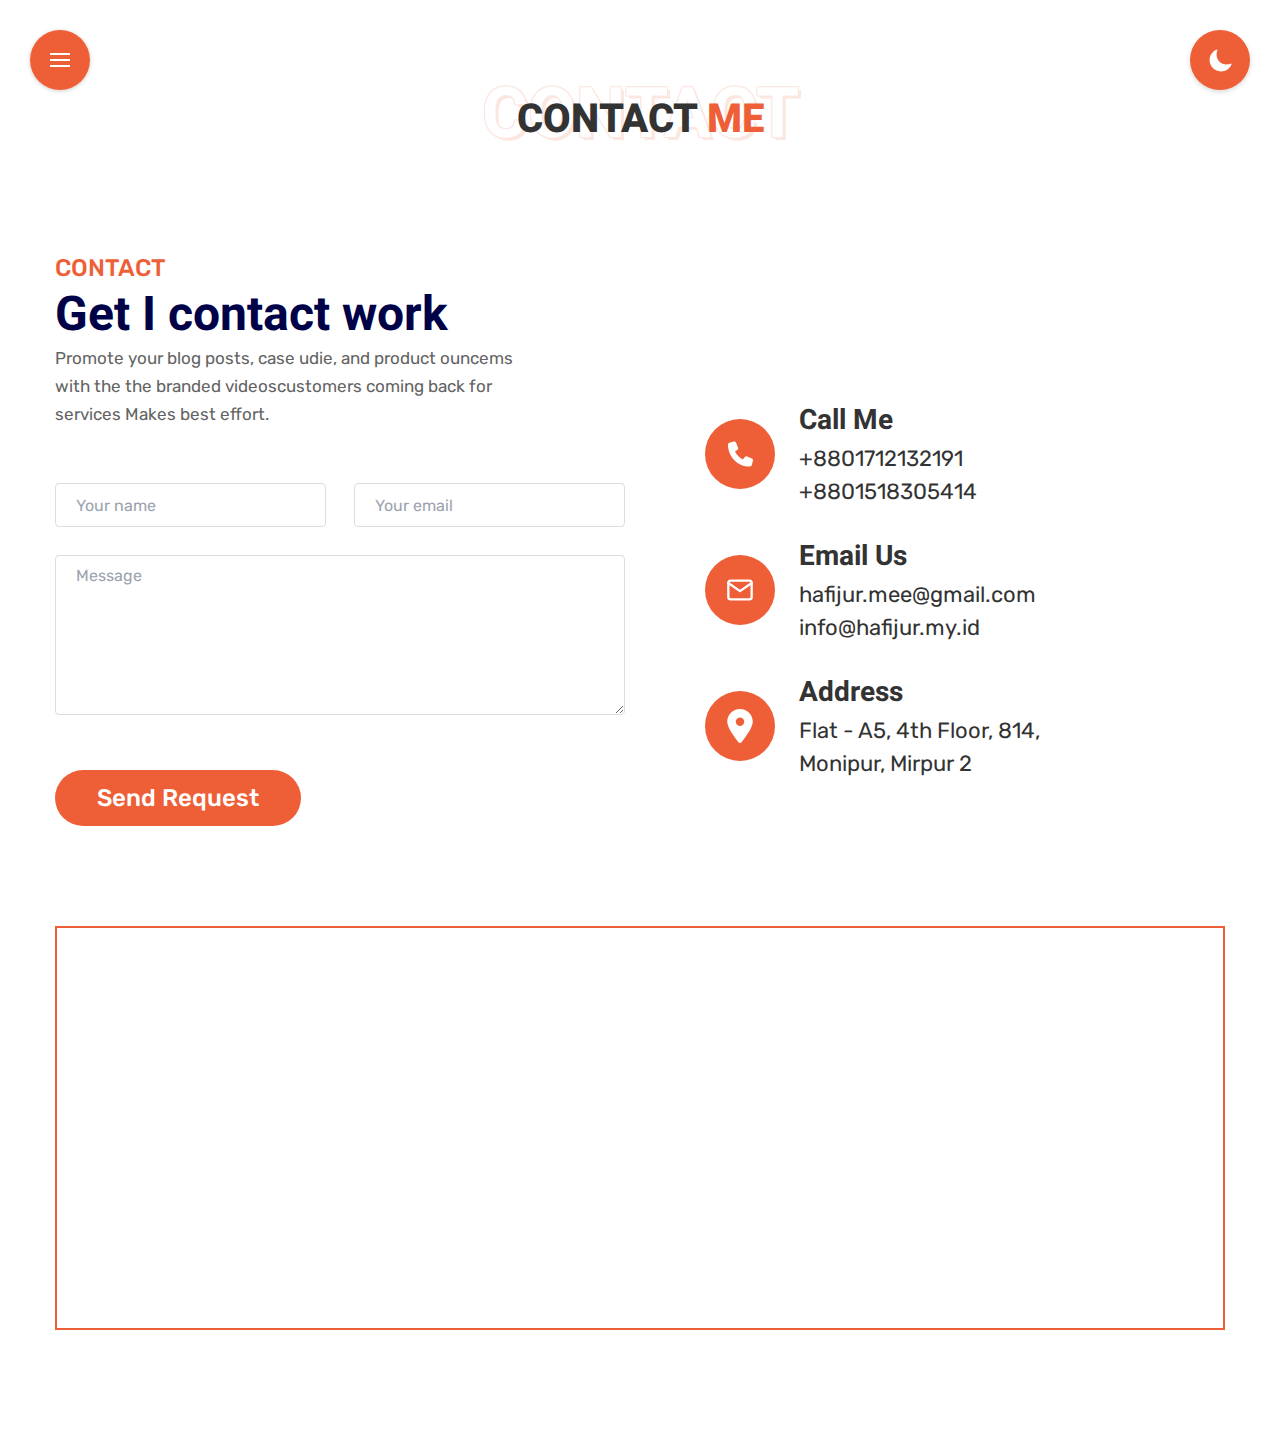
<file: contact.html>
<!DOCTYPE html>
<html lang="en" class="scroll-smooth" dir="ltr">
  <head>
    <meta charset="UTF-8" />
    <meta http-equiv="X-UA-Compatible" content="IE=edge" />
    <meta name="viewport" content="width=device-width, initial-scale=1.0" />
    <title>Md Hafijur Rahoman - Web Developer</title>

    <link
      rel="shortcut icon"
      type="image/x-icon"
      href="./assets/images/fav.png"
    />
    <!-- Google fonts -->
    <link rel="preconnect" href="https://fonts.googleapis.com" />
    <link rel="preconnect" href="https://fonts.gstatic.com" crossorigin />
    <link
      href="https://fonts.googleapis.com/css2?family=Heebo:wght@300;400;500;600;700;800;900&family=Rubik:ital,wght@0,400;0,500;0,600;0,700;0,800;0,900;1,300&display=swap"
      rel="stylesheet"
    />

    <!-- Plugins css -->
    <link rel="stylesheet" href="./assets/css/mobilemenu.css" />
    <!-- <link rel="stylesheet" href="./assets/css/glightbox.min.css" /> -->
    <link
      rel="stylesheet"
      href="https://cdn.jsdelivr.net/npm/swiper@8/swiper-bundle.min.css"
    />
    <!-- Tailwind css -->
    <link rel="stylesheet" href="./assets/css/styles.css" />

    <script>
      // On page load or when changing themes, best to add inline in `head` to avoid FOUC
      if (
        localStorage.getItem("theme-color") === "dark" ||
        (!("theme-color" in localStorage) &&
          window.matchMedia("(prefers-color-scheme: dark)").matches)
      ) {
        document.documentElement.classList.add("dark");
      }
      if (localStorage.getItem("theme-color") === "light") {
        document.documentElement.classList.remove("dark");
      }
    </script>
  </head>
  <body class="font-rubik dark:bg-dark_primary_bg">
    <!-- Preloader start -->
    <!-- <div id="preloader">
      <div class="loader--border"></div>
    </div> -->
    <!-- Preloader end -->

    <!-- Collapsible navigation start -->
    <div
      class="toggle__navigation fixed ltr:left-[30px] rtl:right-[30px] top-[30px] z-50 pointer-events-none md:hidden"
    >
      <button
        class="toggle__navigation--button bg-accent1 w-[60px] h-[60px] rounded-full absolute z-50 top-0 ltr:left-0 rtl:right-0 overflow-hidden pointer-events-auto whitespace-nowrap"
        aria-label="Menu navigation"
      >
        <span
          class="left-[50%] top-[50%] bottom-auto right-auto translate-x-[-50%] translate-y-[-50%] absolute w-5 h-[2px] bg-white after:absolute after:content[''] after:left-0 after:top-0 after:w-5 after:h-[2px] after:bg-white after:translate-y-[6px] before:absolute before:content[''] before:left-0 before:top-0 before:w-5 before:h-[2px] before:bg-white before:translate-y-[-6px]"
        ></span>
      </button>
      <ul
        class="toggle__nav--menu relative z-20 invisible text-left pt-[53px] pb-[22px]"
      >
        <li>
          <a href="https://hafijur.my.id/" class="flex items-center">
            <span
              class="relative z-10 ltr:pl-5 rtl:pr-5 toggle__nav--menu-icon opacity-0 text-accent1"
            >
              <svg
                width="16"
                fill="currentColor"
                xmlns="http://www.w3.org/2000/svg"
                viewBox="0 0 576 512"
              >
                <path
                  d="M575.8 255.5c0 18-15 32.1-32 32.1h-32l.7 160.2c0 2.7-.2 5.4-.5 8.1V472c0 22.1-17.9 40-40 40H456c-1.1 0-2.2 0-3.3-.1c-1.4 .1-2.8 .1-4.2 .1H416 392c-22.1 0-40-17.9-40-40V448 384c0-17.7-14.3-32-32-32H256c-17.7 0-32 14.3-32 32v64 24c0 22.1-17.9 40-40 40H160 128.1c-1.5 0-3-.1-4.5-.2c-1.2 .1-2.4 .2-3.6 .2H104c-22.1 0-40-17.9-40-40V360c0-.9 0-1.9 .1-2.8V287.6H32c-18 0-32-14-32-32.1c0-9 3-17 10-24L266.4 8c7-7 15-8 22-8s15 2 21 7L564.8 231.5c8 7 12 15 11 24z"
                />
              </svg>
            </span>
            <span
              class="toggle__nav--menu--label-wrapper relative block h-[45px] leading-[45px] text-primary dark:text-white uppercase text-[16px] before:content[''] before:absolute before:w-[3px] before:h-[16px] before:top-[50%] ltr:before:left-[20px] rtl:before:right-[18px]"
            >
              <span
                class="toggle__nav--menu--label font-bold font-heebo block opacity-0"
                >Home</span
              >
            </span>
          </a>
        </li>

        <li>
          <a href="about.html" class="flex items-center">
            <span
              class="relative z-10 ltr:pl-5 rtl:pr-5 toggle__nav--menu-icon opacity-0 text-accent1"
            >
              <svg
                width="16"
                fill="currentColor"
                xmlns="http://www.w3.org/2000/svg"
                viewBox="0 0 448 512"
              >
                <path
                  d="M224 256c70.7 0 128-57.3 128-128S294.7 0 224 0S96 57.3 96 128s57.3 128 128 128zm-45.7 48C79.8 304 0 383.8 0 482.3C0 498.7 13.3 512 29.7 512H418.3c16.4 0 29.7-13.3 29.7-29.7C448 383.8 368.2 304 269.7 304H178.3z"
                />
              </svg>
            </span>
            <span
              class="toggle__nav--menu--label-wrapper relative block h-[45px] leading-[45px] text-primary dark:text-white uppercase text-[16px] before:content[''] before:absolute before:w-[3px] before:h-[16px] before:top-[50%] ltr:before:left-[20px] rtl:before:right-[18px]"
            >
              <span
                class="toggle__nav--menu--label font-bold font-heebo block opacity-0"
                >About</span
              >
            </span>
          </a>
        </li>

        <li>
          <a href="services.html" class="flex items-center">
            <span
              class="relative z-10 ltr:pl-5 rtl:pr-5 toggle__nav--menu-icon opacity-0 text-accent1"
            >
              <svg
                width="16"
                fill="currentColor"
                xmlns="http://www.w3.org/2000/svg"
                viewBox="0 0 512 512"
              >
                <path
                  d="M495.9 166.6c3.2 8.7 .5 18.4-6.4 24.6l-43.3 39.4c1.1 8.3 1.7 16.8 1.7 25.4s-.6 17.1-1.7 25.4l43.3 39.4c6.9 6.2 9.6 15.9 6.4 24.6c-4.4 11.9-9.7 23.3-15.8 34.3l-4.7 8.1c-6.6 11-14 21.4-22.1 31.2c-5.9 7.2-15.7 9.6-24.5 6.8l-55.7-17.7c-13.4 10.3-28.2 18.9-44 25.4l-12.5 57.1c-2 9.1-9 16.3-18.2 17.8c-13.8 2.3-28 3.5-42.5 3.5s-28.7-1.2-42.5-3.5c-9.2-1.5-16.2-8.7-18.2-17.8l-12.5-57.1c-15.8-6.5-30.6-15.1-44-25.4L83.1 425.9c-8.8 2.8-18.6 .3-24.5-6.8c-8.1-9.8-15.5-20.2-22.1-31.2l-4.7-8.1c-6.1-11-11.4-22.4-15.8-34.3c-3.2-8.7-.5-18.4 6.4-24.6l43.3-39.4C64.6 273.1 64 264.6 64 256s.6-17.1 1.7-25.4L22.4 191.2c-6.9-6.2-9.6-15.9-6.4-24.6c4.4-11.9 9.7-23.3 15.8-34.3l4.7-8.1c6.6-11 14-21.4 22.1-31.2c5.9-7.2 15.7-9.6 24.5-6.8l55.7 17.7c13.4-10.3 28.2-18.9 44-25.4l12.5-57.1c2-9.1 9-16.3 18.2-17.8C227.3 1.2 241.5 0 256 0s28.7 1.2 42.5 3.5c9.2 1.5 16.2 8.7 18.2 17.8l12.5 57.1c15.8 6.5 30.6 15.1 44 25.4l55.7-17.7c8.8-2.8 18.6-.3 24.5 6.8c8.1 9.8 15.5 20.2 22.1 31.2l4.7 8.1c6.1 11 11.4 22.4 15.8 34.3zM256 336c44.2 0 80-35.8 80-80s-35.8-80-80-80s-80 35.8-80 80s35.8 80 80 80z"
                />
              </svg>
            </span>
            <span
              class="toggle__nav--menu--label-wrapper relative block h-[45px] leading-[45px] text-primary dark:text-white uppercase text-[16px] before:content[''] before:absolute before:w-[3px] before:h-[16px] before:top-[50%] ltr:before:left-[20px] rtl:before:right-[18px]"
            >
              <span
                class="toggle__nav--menu--label font-bold font-heebo block opacity-0"
                >Services</span
              >
            </span>
          </a>
        </li>

        <li>
          <a href="portfolio.html" class="flex items-center">
            <span
              class="relative z-10 ltr:pl-5 rtl:pr-5 toggle__nav--menu-icon opacity-0 text-accent1"
            >
              <svg
                width="16"
                fill="currentColor"
                stroke="currentColor"
                xmlns="http://www.w3.org/2000/svg"
                viewBox="0 0 512 512"
              >
                <path
                  d="M184 48H328c4.4 0 8 3.6 8 8V96H176V56c0-4.4 3.6-8 8-8zm-56 8V96H64C28.7 96 0 124.7 0 160v96H192 320 512V160c0-35.3-28.7-64-64-64H384V56c0-30.9-25.1-56-56-56H184c-30.9 0-56 25.1-56 56zM512 288H320v32c0 17.7-14.3 32-32 32H224c-17.7 0-32-14.3-32-32V288H0V416c0 35.3 28.7 64 64 64H448c35.3 0 64-28.7 64-64V288z"
                />
              </svg>
            </span>
            <span
              class="toggle__nav--menu--label-wrapper relative block h-[45px] leading-[45px] text-primary dark:text-white uppercase text-[16px] before:content[''] before:absolute before:w-[3px] before:h-[16px] before:top-[50%] ltr:before:left-[20px] rtl:before:right-[18px]"
            >
              <span
                class="toggle__nav--menu--label font-bold font-heebo block opacity-0"
                >Portfolio</span
              >
            </span>
          </a>
        </li>

        <li>
          <a href="blog.html" class="flex items-center">
            <span
              class="relative z-10 ltr:pl-5 rtl:pr-5 toggle__nav--menu-icon opacity-0 text-accent1"
            >
              <svg
                width="16"
                fill="currentColor"
                stroke="currentColor"
                xmlns="http://www.w3.org/2000/svg"
                viewBox="0 0 448 512"
              >
                <path
                  d="M446.6 222.7c-1.8-8-6.8-15.4-12.5-18.5-1.8-1-13-2.2-25-2.7-20.1-.9-22.3-1.3-28.7-5-10.1-5.9-12.8-12.3-12.9-29.5-.1-33-13.8-63.7-40.9-91.3-19.3-19.7-40.9-33-65.5-40.5-5.9-1.8-19.1-2.4-63.3-2.9-69.4-.8-84.8.6-108.4 10C45.9 59.5 14.7 96.1 3.3 142.9 1.2 151.7.7 165.8.2 246.8c-.6 101.5.1 116.4 6.4 136.5 15.6 49.6 59.9 86.3 104.4 94.3 14.8 2.7 197.3 3.3 216 .8 32.5-4.4 58-17.5 81.9-41.9 17.3-17.7 28.1-36.8 35.2-62.1 4.9-17.6 4.5-142.8 2.5-151.7zm-322.1-63.6c7.8-7.9 10-8.2 58.8-8.2 43.9 0 45.4.1 51.8 3.4 9.3 4.7 13.4 11.3 13.4 21.9 0 9.5-3.8 16.2-12.3 21.6-4.6 2.9-7.3 3.1-50.3 3.3-26.5.2-47.7-.4-50.8-1.2-16.6-4.7-22.8-28.5-10.6-40.8zm191.8 199.8l-14.9 2.4-77.5.9c-68.1.8-87.3-.4-90.9-2-7.1-3.1-13.8-11.7-14.9-19.4-1.1-7.3 2.6-17.3 8.2-22.4 7.1-6.4 10.2-6.6 97.3-6.7 89.6-.1 89.1-.1 97.6 7.8 12.1 11.3 9.5 31.2-4.9 39.4z"
                />
              </svg>
            </span>
            <span
              class="toggle__nav--menu--label-wrapper relative block h-[45px] leading-[45px] text-primary dark:text-white uppercase text-[16px] before:content[''] before:absolute before:w-[3px] before:h-[16px] before:top-[50%] ltr:before:left-[20px] rtl:before:right-[18px]"
            >
              <span
                class="toggle__nav--menu--label font-bold font-heebo block opacity-0"
                >Blog</span
              >
            </span>
          </a>
        </li>

        <li class="active">
          <a href="contact.html" class="flex items-center">
            <span
              class="relative z-10 ltr:pl-5 rtl:pr-5 toggle__nav--menu-icon opacity-0 text-accent1"
            >
              <svg
                width="16"
                fill="currentColor"
                stroke="currentColor"
                xmlns="http://www.w3.org/2000/svg"
                viewBox="0 0 512 512"
              >
                <path
                  d="M96 0C60.7 0 32 28.7 32 64V448c0 35.3 28.7 64 64 64H384c35.3 0 64-28.7 64-64V64c0-35.3-28.7-64-64-64H96zM208 288h64c44.2 0 80 35.8 80 80c0 8.8-7.2 16-16 16H144c-8.8 0-16-7.2-16-16c0-44.2 35.8-80 80-80zm96-96c0 35.3-28.7 64-64 64s-64-28.7-64-64s28.7-64 64-64s64 28.7 64 64zM512 80c0-8.8-7.2-16-16-16s-16 7.2-16 16v64c0 8.8 7.2 16 16 16s16-7.2 16-16V80zM496 192c-8.8 0-16 7.2-16 16v64c0 8.8 7.2 16 16 16s16-7.2 16-16V208c0-8.8-7.2-16-16-16zm16 144c0-8.8-7.2-16-16-16s-16 7.2-16 16v64c0 8.8 7.2 16 16 16s16-7.2 16-16V336z"
                />
              </svg>
            </span>
            <span
              class="toggle__nav--menu--label-wrapper relative block h-[45px] leading-[45px] text-primary dark:text-white uppercase text-[16px] before:content[''] before:absolute before:w-[3px] before:h-[16px] before:top-[50%] ltr:before:left-[20px] rtl:before:right-[18px]"
            >
              <span
                class="toggle__nav--menu--label font-bold font-heebo block opacity-0"
                >Contact</span
              >
            </span>
          </a>
        </li>
      </ul>
      <span
        aria-hidden="true"
        class="toggle__nav--menu--bg absolute z-10 top-0 ltr:left-0 rtl:right-0 w-[60px] h-[60px] rounded-[30px] bg-white"
      ></span>
    </div>
    <!-- Collapsible navigation end -->

    <!-- Dark and light button start -->
    <div
      class="fixed ltr:md:right-[15px] rtl:md:left-[15px] md:top-[15px] ltr:lg:right-[30px] rtl:lg:left-[30px] lg:top-[30px] z-50"
    >
      <button
        class="bg-accent1 md:w-[45px] md:h-[45px] lg:w-[60px] lg:h-[60px] text-white flex justify-center items-center rounded-full shadow-[0_2px_5px_rgba(0,0,0,0.15)]"
        id="light__to--dark"
      >
        <svg
          xmlns="http://www.w3.org/2000/svg"
          class="dark--mode__icon ionicon md:max-w-[20px] max-w-[25px] fill-white"
          viewBox="0 0 512 512"
        >
          <title>Moon</title>
          <path
            d="M264 480A232 232 0 0132 248c0-94 54-178.28 137.61-214.67a16 16 0 0121.06 21.06C181.07 76.43 176 104.66 176 136c0 110.28 89.72 200 200 200 31.34 0 59.57-5.07 81.61-14.67a16 16 0 0121.06 21.06C442.28 426 358 480 264 480z"
          />
        </svg>

        <svg
          xmlns="http://www.w3.org/2000/svg"
          class="light--mode__icon ionicon md:max-w-[20px] lg:max-w-[25px] fill-white"
          viewBox="0 0 512 512"
        >
          <title>Sunny</title>
          <path
            d="M256 118a22 22 0 01-22-22V48a22 22 0 0144 0v48a22 22 0 01-22 22zM256 486a22 22 0 01-22-22v-48a22 22 0 0144 0v48a22 22 0 01-22 22zM369.14 164.86a22 22 0 01-15.56-37.55l33.94-33.94a22 22 0 0131.11 31.11l-33.94 33.94a21.93 21.93 0 01-15.55 6.44zM108.92 425.08a22 22 0 01-15.55-37.56l33.94-33.94a22 22 0 1131.11 31.11l-33.94 33.94a21.94 21.94 0 01-15.56 6.45zM464 278h-48a22 22 0 010-44h48a22 22 0 010 44zM96 278H48a22 22 0 010-44h48a22 22 0 010 44zM403.08 425.08a21.94 21.94 0 01-15.56-6.45l-33.94-33.94a22 22 0 0131.11-31.11l33.94 33.94a22 22 0 01-15.55 37.56zM142.86 164.86a21.89 21.89 0 01-15.55-6.44l-33.94-33.94a22 22 0 0131.11-31.11l33.94 33.94a22 22 0 01-15.56 37.55zM256 358a102 102 0 11102-102 102.12 102.12 0 01-102 102z"
          />
        </svg>
      </button>
    </div>
    <!-- Dark and light button end -->

    <!-- Mobile Menu nav start -->
    <div
      class="md:block hidden fixed z-[98] bg-white dark:bg-dark_accent1 py-4 px-4 w-full mx-auto bottom-0 shadow-[0_0_25px_0_rgba(196,206,213,0.5)] dark:shadow-[-10px_0_20px_0_rgba(0,0,0,0.1)]"
    >
      <nav>
        <ul class="flex justify-around items-center">
          <li>
            <a
              href="https://hafijur.my.id/"
              class="mobile--menu__nav--item bg-accent1 w-11 h-11 rounded-full text-white flex items-center justify-center relative transition-all duration-400"
            >
              <span class="relative z-10">
                <svg
                  width="16"
                  fill="currentColor"
                  xmlns="http://www.w3.org/2000/svg"
                  viewBox="0 0 576 512"
                >
                  <path
                    d="M575.8 255.5c0 18-15 32.1-32 32.1h-32l.7 160.2c0 2.7-.2 5.4-.5 8.1V472c0 22.1-17.9 40-40 40H456c-1.1 0-2.2 0-3.3-.1c-1.4 .1-2.8 .1-4.2 .1H416 392c-22.1 0-40-17.9-40-40V448 384c0-17.7-14.3-32-32-32H256c-17.7 0-32 14.3-32 32v64 24c0 22.1-17.9 40-40 40H160 128.1c-1.5 0-3-.1-4.5-.2c-1.2 .1-2.4 .2-3.6 .2H104c-22.1 0-40-17.9-40-40V360c0-.9 0-1.9 .1-2.8V287.6H32c-18 0-32-14-32-32.1c0-9 3-17 10-24L266.4 8c7-7 15-8 22-8s15 2 21 7L564.8 231.5c8 7 12 15 11 24z"
                  />
                </svg>
              </span>
            </a>
          </li>
          <li>
            <a
              href="about.html"
              class="mobile--menu__nav--item bg-accent1 w-11 h-11 rounded-full text-white flex items-center justify-center relative transition-all duration-400"
            >
              <span class="relative z-10">
                <svg
                  class="text-white"
                  width="16"
                  fill="currentColor"
                  xmlns="http://www.w3.org/2000/svg"
                  viewBox="0 0 448 512"
                >
                  <path
                    d="M224 256c70.7 0 128-57.3 128-128S294.7 0 224 0S96 57.3 96 128s57.3 128 128 128zm-45.7 48C79.8 304 0 383.8 0 482.3C0 498.7 13.3 512 29.7 512H418.3c16.4 0 29.7-13.3 29.7-29.7C448 383.8 368.2 304 269.7 304H178.3z"
                  />
                </svg>
              </span>
            </a>
          </li>
          <li>
            <a
              href="services.html"
              class="mobile--menu__nav--item bg-accent1 w-11 h-11 rounded-full text-white flex items-center justify-center relative transition-all duration-400"
            >
              <span class="relative z-10">
                <svg
                  class="text-white"
                  width="16"
                  fill="currentColor"
                  xmlns="http://www.w3.org/2000/svg"
                  viewBox="0 0 512 512"
                >
                  <path
                    d="M495.9 166.6c3.2 8.7 .5 18.4-6.4 24.6l-43.3 39.4c1.1 8.3 1.7 16.8 1.7 25.4s-.6 17.1-1.7 25.4l43.3 39.4c6.9 6.2 9.6 15.9 6.4 24.6c-4.4 11.9-9.7 23.3-15.8 34.3l-4.7 8.1c-6.6 11-14 21.4-22.1 31.2c-5.9 7.2-15.7 9.6-24.5 6.8l-55.7-17.7c-13.4 10.3-28.2 18.9-44 25.4l-12.5 57.1c-2 9.1-9 16.3-18.2 17.8c-13.8 2.3-28 3.5-42.5 3.5s-28.7-1.2-42.5-3.5c-9.2-1.5-16.2-8.7-18.2-17.8l-12.5-57.1c-15.8-6.5-30.6-15.1-44-25.4L83.1 425.9c-8.8 2.8-18.6 .3-24.5-6.8c-8.1-9.8-15.5-20.2-22.1-31.2l-4.7-8.1c-6.1-11-11.4-22.4-15.8-34.3c-3.2-8.7-.5-18.4 6.4-24.6l43.3-39.4C64.6 273.1 64 264.6 64 256s.6-17.1 1.7-25.4L22.4 191.2c-6.9-6.2-9.6-15.9-6.4-24.6c4.4-11.9 9.7-23.3 15.8-34.3l4.7-8.1c6.6-11 14-21.4 22.1-31.2c5.9-7.2 15.7-9.6 24.5-6.8l55.7 17.7c13.4-10.3 28.2-18.9 44-25.4l12.5-57.1c2-9.1 9-16.3 18.2-17.8C227.3 1.2 241.5 0 256 0s28.7 1.2 42.5 3.5c9.2 1.5 16.2 8.7 18.2 17.8l12.5 57.1c15.8 6.5 30.6 15.1 44 25.4l55.7-17.7c8.8-2.8 18.6-.3 24.5 6.8c8.1 9.8 15.5 20.2 22.1 31.2l4.7 8.1c6.1 11 11.4 22.4 15.8 34.3zM256 336c44.2 0 80-35.8 80-80s-35.8-80-80-80s-80 35.8-80 80s35.8 80 80 80z"
                  />
                </svg>
              </span>
            </a>
          </li>
          <li>
            <a
              href="portfolio.html"
              class="mobile--menu__nav--item bg-accent1 w-11 h-11 rounded-full text-white flex items-center justify-center relative transition-all duration-400"
            >
              <span class="relative z-10">
                <svg
                  class="text-white"
                  width="16"
                  fill="currentColor"
                  stroke="currentColor"
                  xmlns="http://www.w3.org/2000/svg"
                  viewBox="0 0 512 512"
                >
                  <path
                    d="M184 48H328c4.4 0 8 3.6 8 8V96H176V56c0-4.4 3.6-8 8-8zm-56 8V96H64C28.7 96 0 124.7 0 160v96H192 320 512V160c0-35.3-28.7-64-64-64H384V56c0-30.9-25.1-56-56-56H184c-30.9 0-56 25.1-56 56zM512 288H320v32c0 17.7-14.3 32-32 32H224c-17.7 0-32-14.3-32-32V288H0V416c0 35.3 28.7 64 64 64H448c35.3 0 64-28.7 64-64V288z"
                  />
                </svg>
              </span>
            </a>
          </li>
          <li>
            <a
              href="blog.html"
              class="mobile--menu__nav--item bg-accent1 w-11 h-11 rounded-full text-white flex items-center justify-center relative transition-all duration-400"
            >
              <span class="relative z-10">
                <svg
                  class="text-white"
                  width="16"
                  fill="currentColor"
                  stroke="currentColor"
                  xmlns="http://www.w3.org/2000/svg"
                  viewBox="0 0 448 512"
                >
                  <path
                    d="M446.6 222.7c-1.8-8-6.8-15.4-12.5-18.5-1.8-1-13-2.2-25-2.7-20.1-.9-22.3-1.3-28.7-5-10.1-5.9-12.8-12.3-12.9-29.5-.1-33-13.8-63.7-40.9-91.3-19.3-19.7-40.9-33-65.5-40.5-5.9-1.8-19.1-2.4-63.3-2.9-69.4-.8-84.8.6-108.4 10C45.9 59.5 14.7 96.1 3.3 142.9 1.2 151.7.7 165.8.2 246.8c-.6 101.5.1 116.4 6.4 136.5 15.6 49.6 59.9 86.3 104.4 94.3 14.8 2.7 197.3 3.3 216 .8 32.5-4.4 58-17.5 81.9-41.9 17.3-17.7 28.1-36.8 35.2-62.1 4.9-17.6 4.5-142.8 2.5-151.7zm-322.1-63.6c7.8-7.9 10-8.2 58.8-8.2 43.9 0 45.4.1 51.8 3.4 9.3 4.7 13.4 11.3 13.4 21.9 0 9.5-3.8 16.2-12.3 21.6-4.6 2.9-7.3 3.1-50.3 3.3-26.5.2-47.7-.4-50.8-1.2-16.6-4.7-22.8-28.5-10.6-40.8zm191.8 199.8l-14.9 2.4-77.5.9c-68.1.8-87.3-.4-90.9-2-7.1-3.1-13.8-11.7-14.9-19.4-1.1-7.3 2.6-17.3 8.2-22.4 7.1-6.4 10.2-6.6 97.3-6.7 89.6-.1 89.1-.1 97.6 7.8 12.1 11.3 9.5 31.2-4.9 39.4z"
                  />
                </svg>
              </span>
            </a>
          </li>
          <li>
            <a
              href="contact.html"
              class="mobile--menu__nav--item bg-accent1 w-11 h-11 rounded-full text-white flex items-center justify-center relative transition-all duration-400"
            >
              <span class="relative z-10">
                <svg
                  class="text-white"
                  width="16"
                  fill="currentColor"
                  stroke="currentColor"
                  xmlns="http://www.w3.org/2000/svg"
                  viewBox="0 0 512 512"
                >
                  <path
                    d="M96 0C60.7 0 32 28.7 32 64V448c0 35.3 28.7 64 64 64H384c35.3 0 64-28.7 64-64V64c0-35.3-28.7-64-64-64H96zM208 288h64c44.2 0 80 35.8 80 80c0 8.8-7.2 16-16 16H144c-8.8 0-16-7.2-16-16c0-44.2 35.8-80 80-80zm96-96c0 35.3-28.7 64-64 64s-64-28.7-64-64s28.7-64 64-64s64 28.7 64 64zM512 80c0-8.8-7.2-16-16-16s-16 7.2-16 16v64c0 8.8 7.2 16 16 16s16-7.2 16-16V80zM496 192c-8.8 0-16 7.2-16 16v64c0 8.8 7.2 16 16 16s16-7.2 16-16V208c0-8.8-7.2-16-16-16zm16 144c0-8.8-7.2-16-16-16s-16 7.2-16 16v64c0 8.8 7.2 16 16 16s16-7.2 16-16V336z"
                  />
                </svg>
              </span>
            </a>
          </li>
        </ul>
      </nav>
    </div>
    <!-- Mobile Menu nav end -->

    <!-- Main wrapper start -->
    <main class="md:pb-[90px]">
      <!-- Breadcrumb section start -->
      <section class="pt-[70px] lg:pt-20">
        <div class="container mx-auto">
          <div class="text-center relative">
            <h1
              class="text-[40px] only-md:text-[55px] lg:text-[70px] stroke-white text-white font-heebo font-bold title-stroke opacity-[0.15] leading-[1] uppercase"
            >
              Contact
            </h1>
            <span
              class="text-primary dark:text-white text-[25px] only-md:text-[35px] lg:text-[40px] font-heebo font-extrabold absolute left-0 right-0 bottom-0 uppercase"
            >
              Contact <span class="text-accent1">ME</span></span
            >
          </div>
        </div>
      </section>
      <!-- Breadcrumb section end -->

      <!-- Contact form section start -->
      <section class="py-[70px] lg:py-[100px]" id="contact">
        <div class="container mx-auto">
          <!-- Form wrapper start -->
          <div class="grid grid-cols-1 lg:grid-cols-2 gap-[30px]">
            <div>
              <!-- Section title -->
              <div class="mb-[55px] md:text-center">
                <span
                  class="text-accent1 text-[20px] lg:text-[24px] font-medium mb-[10px] lg:mb-[5px]"
                  >CONTACT</span
                >
                <h2
                  class="text:[28px] lg:text-[48px] font-bold font-heebo leading-[36x] lg:leading-[58px] text-[#000248] dark:text-white"
                >
                  Get I contact work
                </h2>
                <p
                  class="text-[#636363] dark:text-slate-200 text-[17px] leading-[28px] lg:max-w-[472px] w-full"
                >
                  Promote your blog posts, case udie, and product ouncems with
                  the the branded videoscustomers coming back for services Makes
                  best effort.
                </p>
              </div>
              <!-- Section title end -->

              <!-- from inner start-->
              <form action="#">
                <div class="grid grid-cols-2 gap-7">
                  <div>
                    <input
                      class="w-full bg-white rounded px-5 py-2 h-11 dark:bg-transparent dark:text-slate-300 border border-[#dddddd] dark:border dark:border-slate-600"
                      type="text"
                      name="name"
                      placeholder="Your name"
                    />
                  </div>
                  <div>
                    <input
                      class="w-full bg-white rounded px-5 py-2 h-11 dark:bg-transparent dark:text-slate-300 border border-[#dddddd] dark:border dark:border-slate-600"
                      type="email"
                      name="email"
                      placeholder="Your email"
                    />
                  </div>
                  <div class="col-span-2">
                    <textarea
                      class="w-full bg-white rounded px-5 py-2 h-40 dark:bg-transparent dark:text-slate-300 border border-[#dddddd] dark:border dark:border-slate-600"
                      name="message"
                      id=""
                      cols="30"
                      rows="10"
                      placeholder="Message"
                    ></textarea>
                  </div>
                </div>
                <button class="btn solid-btn mt-12">Send Request</button>
              </form>
              <!-- from inner end -->
            </div>

            <div
              class="ltr:only-md:pl-[30px] ltr:lg:pl-[50px] rtl:only-md:pr-[30px] rtl:lg:pr-[50px] mt-[30px] lg:mt-[150px] md:flex md:gap-[30px] md:flex-wrap"
            >
              <!-- Single contact info start -->
              <div class="flex items-center">
                <div>
                  <span
                    class="w-[50px] h-[50px] lg:w-[70px] lg:h-[70px] bg-accent1 text-white flex items-center rounded-full justify-center"
                  >
                    <svg
                      width="25"
                      height="34"
                      fill="currentColor"
                      stroke="currentColor"
                      xmlns="http://www.w3.org/2000/svg"
                      viewBox="0 0 512 512"
                    >
                      <path
                        d="M164.9 24.6c-7.7-18.6-28-28.5-47.4-23.2l-88 24C12.1 30.2 0 46 0 64C0 311.4 200.6 512 448 512c18 0 33.8-12.1 38.6-29.5l24-88c5.3-19.4-4.6-39.7-23.2-47.4l-96-40c-16.3-6.8-35.2-2.1-46.3 11.6L304.7 368C234.3 334.7 177.3 277.7 144 207.3L193.3 167c13.7-11.2 18.4-30 11.6-46.3l-40-96z"
                      />
                    </svg>
                  </span>
                </div>
                <div class="ltr:pl-6 rtl:pr-6">
                  <h3
                    class="text-[28px] md:text-[22px] font-heebo font-bold text-primary dark:text-white"
                  >
                    Call Me
                  </h3>
                  <span
                    class="text-primary dark:text-slate-200 text-[22px] md:text-[18px] mt-5"
                    >+8801712132191 <br />
                    +8801518305414</span
                  >
                </div>
              </div>
              <!-- Single contact info end -->

              <!-- Single contact info start -->
              <div class="flex items-center lg:mt-7">
                <div>
                  <span
                    class="w-[50px] h-[50px] lg:w-[70px] lg:h-[70px] bg-accent1 text-white flex items-center rounded-full justify-center"
                  >
                    <svg
                      xmlns="http://www.w3.org/2000/svg"
                      width="28"
                      height="28"
                      viewBox="0 0 24 24"
                      fill="none"
                      stroke="currentColor"
                      stroke-width="2"
                      stroke-linecap="round"
                      stroke-linejoin="round"
                      class="feather feather-mail"
                    >
                      <path
                        d="M4 4h16c1.1 0 2 .9 2 2v12c0 1.1-.9 2-2 2H4c-1.1 0-2-.9-2-2V6c0-1.1.9-2 2-2z"
                      ></path>
                      <polyline points="22,6 12,13 2,6"></polyline>
                    </svg>
                  </span>
                </div>
                <div class="ltr:pl-6 rtl:pr-6">
                  <h3
                    class="text-[28px] md:text-[22px] font-heebo font-bold text-primary dark:text-white"
                  >
                    Email Us
                  </h3>
                  <span
                    class="text-primary dark:text-slate-200 text-[22px] md:text-[18px] mt-5"
                    >hafijur.mee@gmail.com <br />
                    info@hafijur.my.id
                  </span>
                </div>
              </div>
              <!-- Single contact info end -->

              <!-- Single contact info start -->
              <div class="flex items-center lg:mt-7">
                <div>
                  <span
                    class="w-[50px] h-[50px] lg:w-[70px] lg:h-[70px] bg-accent1 text-white flex items-center rounded-full justify-center"
                  >
                    <svg
                      width="32"
                      height="34"
                      fill="currentColor"
                      stroke="currentColor"
                      xmlns="http://www.w3.org/2000/svg"
                      viewBox="0 0 384 512"
                    >
                      <path
                        d="M215.7 499.2C267 435 384 279.4 384 192C384 86 298 0 192 0S0 86 0 192c0 87.4 117 243 168.3 307.2c12.3 15.3 35.1 15.3 47.4 0zM192 256c-35.3 0-64-28.7-64-64s28.7-64 64-64s64 28.7 64 64s-28.7 64-64 64z"
                      />
                    </svg>
                  </span>
                </div>
                <div class="ltr:pl-6 rtl:pr-6">
                  <h3
                    class="text-[28px] md:text-[22px] font-heebo font-bold text-primary dark:text-white"
                  >
                    Address
                  </h3>
                  <span
                    class="text-primary dark:text-slate-200 text-[22px] md:text-[18px] mt-5"
                    >Flat - A5, 4th Floor, 814, <br />
                    Monipur, Mirpur 2
                  </span>
                </div>
              </div>
              <!-- Single contact info end -->
            </div>
          </div>
          <!-- Form wrapper end -->

          <!-- Google map start  -->
          <div class="pt-[70px] lg:pt-[100px]">
            <div class="border-2 border-accent1" style="width: 100%">
              <iframe
                width="100%"
                height="400"
                frameborder="0"
                scrolling="no"
                marginheight="0"
                marginwidth="0"
                src="https://maps.google.com/maps?width=100%25&amp;height=440&amp;hl=en&amp;q=Mirpur%202,%20Dhaka,%20Bangladesh+(Md%20Hafijur%20Rahoman)&amp;t=&amp;z=14&amp;ie=UTF8&amp;iwloc=B&amp;output=embed"
                ><a href="https://www.maps.ie/distance-area-calculator.html"
                  >distance maps</a
                ></iframe
              >
            </div>
          </div>
          <!-- Google map send -->
        </div>
      </section>
      <!-- Contact form section end -->
    </main>
    <!-- Main wrapper end -->

    <!-------- Plugins js ------>

    <!-- Swiper js -->
    <script src="https://cdn.jsdelivr.net/npm/swiper@8/swiper-bundle.min.js"></script>

    <!-- imagesloaded js -->
    <script src="./assets/js/imagesloaded.pkgd.min.js" defer></script>

    <!-- Isotope js -->
    <script src="./assets/js/isotope.pkgd.min.js" defer></script>

    <!-- Custom js -->
    <script src="./assets/js/script.js" defer></script>

    <script>
      // On page load or when changing themes, best to add inline in `head` to avoid FOUC
      if (
        localStorage.getItem("theme-color") === "dark" ||
        (!("theme-color" in localStorage) &&
          window.matchMedia("(prefers-color-scheme: dark)").matches)
      ) {
        document
          .getElementById("light__to--dark")
          ?.classList.add("dark--version");
      }
      if (localStorage.getItem("theme-color") === "light") {
        document
          .getElementById("light__to--dark")
          ?.classList.remove("dark--version");
      }
    </script>
  </body>
</html>
</file>
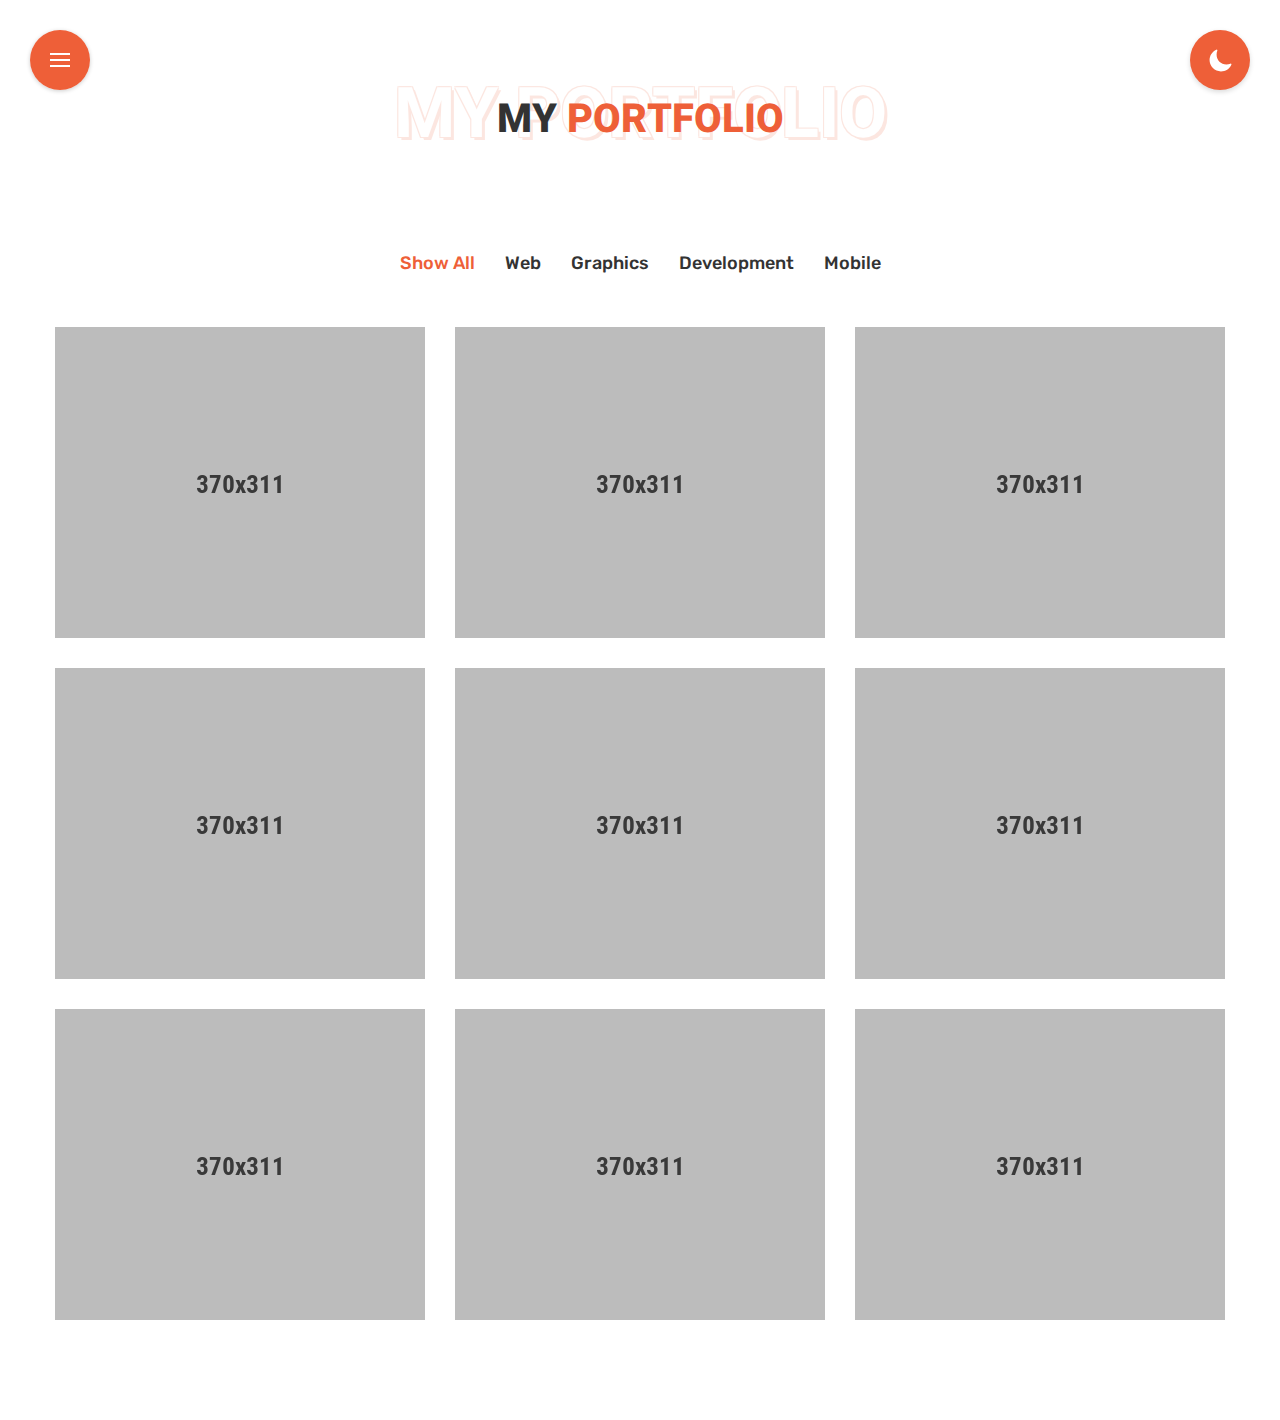
<file: portfolio.html>
<!DOCTYPE html>
<html lang="en" class="scroll-smooth" dir="ltr">
  <head>
    <meta charset="UTF-8" />
    <meta http-equiv="X-UA-Compatible" content="IE=edge" />
    <meta name="viewport" content="width=device-width, initial-scale=1.0" />
    <title>Md Hafijur Rahoman - Web Developer</title>

    <link
      rel="shortcut icon"
      type="image/x-icon"
      href="./assets/images/fav.png"
    />
    <!-- Google fonts -->
    <link rel="preconnect" href="https://fonts.googleapis.com" />
    <link rel="preconnect" href="https://fonts.gstatic.com" crossorigin />
    <link
      href="https://fonts.googleapis.com/css2?family=Heebo:wght@300;400;500;600;700;800;900&family=Rubik:ital,wght@0,400;0,500;0,600;0,700;0,800;0,900;1,300&display=swap"
      rel="stylesheet"
    />

    <!-- Plugins css -->
    <link rel="stylesheet" href="./assets/css/mobilemenu.css" />
    <!-- <link rel="stylesheet" href="./assets/css/glightbox.min.css" /> -->
    <link
      rel="stylesheet"
      href="https://cdn.jsdelivr.net/npm/swiper@8/swiper-bundle.min.css"
    />
    <!-- Tailwind css -->
    <link rel="stylesheet" href="./assets/css/styles.css" />

    <script>
      // On page load or when changing themes, best to add inline in `head` to avoid FOUC
      if (
        localStorage.getItem("theme-color") === "dark" ||
        (!("theme-color" in localStorage) &&
          window.matchMedia("(prefers-color-scheme: dark)").matches)
      ) {
        document.documentElement.classList.add("dark");
      }
      if (localStorage.getItem("theme-color") === "light") {
        document.documentElement.classList.remove("dark");
      }
    </script>
  </head>
  <body class="font-rubik dark:bg-dark_primary_bg">
    <!-- Preloader start -->
    <!-- <div id="preloader">
      <div class="loader--border"></div>
    </div> -->
    <!-- Preloader end -->

    <!-- Collapsible navigation start -->
    <div
      class="toggle__navigation fixed ltr:left-[30px] rtl:right-[30px] top-[30px] z-50 pointer-events-none md:hidden"
    >
      <button
        class="toggle__navigation--button bg-accent1 w-[60px] h-[60px] rounded-full absolute z-50 top-0 ltr:left-0 rtl:right-0 overflow-hidden pointer-events-auto whitespace-nowrap"
        aria-label="Menu navigation"
      >
        <span
          class="left-[50%] top-[50%] bottom-auto right-auto translate-x-[-50%] translate-y-[-50%] absolute w-5 h-[2px] bg-white after:absolute after:content[''] after:left-0 after:top-0 after:w-5 after:h-[2px] after:bg-white after:translate-y-[6px] before:absolute before:content[''] before:left-0 before:top-0 before:w-5 before:h-[2px] before:bg-white before:translate-y-[-6px]"
        ></span>
      </button>
      <ul
        class="toggle__nav--menu relative z-20 invisible text-left pt-[53px] pb-[22px]"
      >
        <li>
          <a href="https://hafijur.my.id/" class="flex items-center">
            <span
              class="relative z-10 ltr:pl-5 rtl:pr-5 toggle__nav--menu-icon opacity-0 text-accent1"
            >
              <svg
                width="16"
                fill="currentColor"
                xmlns="http://www.w3.org/2000/svg"
                viewBox="0 0 576 512"
              >
                <path
                  d="M575.8 255.5c0 18-15 32.1-32 32.1h-32l.7 160.2c0 2.7-.2 5.4-.5 8.1V472c0 22.1-17.9 40-40 40H456c-1.1 0-2.2 0-3.3-.1c-1.4 .1-2.8 .1-4.2 .1H416 392c-22.1 0-40-17.9-40-40V448 384c0-17.7-14.3-32-32-32H256c-17.7 0-32 14.3-32 32v64 24c0 22.1-17.9 40-40 40H160 128.1c-1.5 0-3-.1-4.5-.2c-1.2 .1-2.4 .2-3.6 .2H104c-22.1 0-40-17.9-40-40V360c0-.9 0-1.9 .1-2.8V287.6H32c-18 0-32-14-32-32.1c0-9 3-17 10-24L266.4 8c7-7 15-8 22-8s15 2 21 7L564.8 231.5c8 7 12 15 11 24z"
                />
              </svg>
            </span>
            <span
              class="toggle__nav--menu--label-wrapper relative block h-[45px] leading-[45px] text-primary dark:text-white uppercase text-[16px] before:content[''] before:absolute before:w-[3px] before:h-[16px] before:top-[50%] ltr:before:left-[20px] rtl:before:right-[18px]"
            >
              <span
                class="toggle__nav--menu--label font-bold font-heebo block opacity-0"
                >Home</span
              >
            </span>
          </a>
        </li>

        <li>
          <a href="about.html" class="flex items-center">
            <span
              class="relative z-10 ltr:pl-5 rtl:pr-5 toggle__nav--menu-icon opacity-0 text-accent1"
            >
              <svg
                width="16"
                fill="currentColor"
                xmlns="http://www.w3.org/2000/svg"
                viewBox="0 0 448 512"
              >
                <path
                  d="M224 256c70.7 0 128-57.3 128-128S294.7 0 224 0S96 57.3 96 128s57.3 128 128 128zm-45.7 48C79.8 304 0 383.8 0 482.3C0 498.7 13.3 512 29.7 512H418.3c16.4 0 29.7-13.3 29.7-29.7C448 383.8 368.2 304 269.7 304H178.3z"
                />
              </svg>
            </span>
            <span
              class="toggle__nav--menu--label-wrapper relative block h-[45px] leading-[45px] text-primary dark:text-white uppercase text-[16px] before:content[''] before:absolute before:w-[3px] before:h-[16px] before:top-[50%] ltr:before:left-[20px] rtl:before:right-[18px]"
            >
              <span
                class="toggle__nav--menu--label font-bold font-heebo block opacity-0"
                >About</span
              >
            </span>
          </a>
        </li>

        <li>
          <a href="services.html" class="flex items-center">
            <span
              class="relative z-10 ltr:pl-5 rtl:pr-5 toggle__nav--menu-icon opacity-0 text-accent1"
            >
              <svg
                width="16"
                fill="currentColor"
                xmlns="http://www.w3.org/2000/svg"
                viewBox="0 0 512 512"
              >
                <path
                  d="M495.9 166.6c3.2 8.7 .5 18.4-6.4 24.6l-43.3 39.4c1.1 8.3 1.7 16.8 1.7 25.4s-.6 17.1-1.7 25.4l43.3 39.4c6.9 6.2 9.6 15.9 6.4 24.6c-4.4 11.9-9.7 23.3-15.8 34.3l-4.7 8.1c-6.6 11-14 21.4-22.1 31.2c-5.9 7.2-15.7 9.6-24.5 6.8l-55.7-17.7c-13.4 10.3-28.2 18.9-44 25.4l-12.5 57.1c-2 9.1-9 16.3-18.2 17.8c-13.8 2.3-28 3.5-42.5 3.5s-28.7-1.2-42.5-3.5c-9.2-1.5-16.2-8.7-18.2-17.8l-12.5-57.1c-15.8-6.5-30.6-15.1-44-25.4L83.1 425.9c-8.8 2.8-18.6 .3-24.5-6.8c-8.1-9.8-15.5-20.2-22.1-31.2l-4.7-8.1c-6.1-11-11.4-22.4-15.8-34.3c-3.2-8.7-.5-18.4 6.4-24.6l43.3-39.4C64.6 273.1 64 264.6 64 256s.6-17.1 1.7-25.4L22.4 191.2c-6.9-6.2-9.6-15.9-6.4-24.6c4.4-11.9 9.7-23.3 15.8-34.3l4.7-8.1c6.6-11 14-21.4 22.1-31.2c5.9-7.2 15.7-9.6 24.5-6.8l55.7 17.7c13.4-10.3 28.2-18.9 44-25.4l12.5-57.1c2-9.1 9-16.3 18.2-17.8C227.3 1.2 241.5 0 256 0s28.7 1.2 42.5 3.5c9.2 1.5 16.2 8.7 18.2 17.8l12.5 57.1c15.8 6.5 30.6 15.1 44 25.4l55.7-17.7c8.8-2.8 18.6-.3 24.5 6.8c8.1 9.8 15.5 20.2 22.1 31.2l4.7 8.1c6.1 11 11.4 22.4 15.8 34.3zM256 336c44.2 0 80-35.8 80-80s-35.8-80-80-80s-80 35.8-80 80s35.8 80 80 80z"
                />
              </svg>
            </span>
            <span
              class="toggle__nav--menu--label-wrapper relative block h-[45px] leading-[45px] text-primary dark:text-white uppercase text-[16px] before:content[''] before:absolute before:w-[3px] before:h-[16px] before:top-[50%] ltr:before:left-[20px] rtl:before:right-[18px]"
            >
              <span
                class="toggle__nav--menu--label font-bold font-heebo block opacity-0"
                >Services</span
              >
            </span>
          </a>
        </li>

        <li class="active">
          <a href="portfolio.html" class="flex items-center">
            <span
              class="relative z-10 ltr:pl-5 rtl:pr-5 toggle__nav--menu-icon opacity-0 text-accent1"
            >
              <svg
                width="16"
                fill="currentColor"
                stroke="currentColor"
                xmlns="http://www.w3.org/2000/svg"
                viewBox="0 0 512 512"
              >
                <path
                  d="M184 48H328c4.4 0 8 3.6 8 8V96H176V56c0-4.4 3.6-8 8-8zm-56 8V96H64C28.7 96 0 124.7 0 160v96H192 320 512V160c0-35.3-28.7-64-64-64H384V56c0-30.9-25.1-56-56-56H184c-30.9 0-56 25.1-56 56zM512 288H320v32c0 17.7-14.3 32-32 32H224c-17.7 0-32-14.3-32-32V288H0V416c0 35.3 28.7 64 64 64H448c35.3 0 64-28.7 64-64V288z"
                />
              </svg>
            </span>
            <span
              class="toggle__nav--menu--label-wrapper relative block h-[45px] leading-[45px] text-primary dark:text-white uppercase text-[16px] before:content[''] before:absolute before:w-[3px] before:h-[16px] before:top-[50%] ltr:before:left-[20px] rtl:before:right-[18px]"
            >
              <span
                class="toggle__nav--menu--label font-bold font-heebo block opacity-0"
                >Portfolio</span
              >
            </span>
          </a>
        </li>

        <li>
          <a href="blog.html" class="flex items-center">
            <span
              class="relative z-10 ltr:pl-5 rtl:pr-5 toggle__nav--menu-icon opacity-0 text-accent1"
            >
              <svg
                width="16"
                fill="currentColor"
                stroke="currentColor"
                xmlns="http://www.w3.org/2000/svg"
                viewBox="0 0 448 512"
              >
                <path
                  d="M446.6 222.7c-1.8-8-6.8-15.4-12.5-18.5-1.8-1-13-2.2-25-2.7-20.1-.9-22.3-1.3-28.7-5-10.1-5.9-12.8-12.3-12.9-29.5-.1-33-13.8-63.7-40.9-91.3-19.3-19.7-40.9-33-65.5-40.5-5.9-1.8-19.1-2.4-63.3-2.9-69.4-.8-84.8.6-108.4 10C45.9 59.5 14.7 96.1 3.3 142.9 1.2 151.7.7 165.8.2 246.8c-.6 101.5.1 116.4 6.4 136.5 15.6 49.6 59.9 86.3 104.4 94.3 14.8 2.7 197.3 3.3 216 .8 32.5-4.4 58-17.5 81.9-41.9 17.3-17.7 28.1-36.8 35.2-62.1 4.9-17.6 4.5-142.8 2.5-151.7zm-322.1-63.6c7.8-7.9 10-8.2 58.8-8.2 43.9 0 45.4.1 51.8 3.4 9.3 4.7 13.4 11.3 13.4 21.9 0 9.5-3.8 16.2-12.3 21.6-4.6 2.9-7.3 3.1-50.3 3.3-26.5.2-47.7-.4-50.8-1.2-16.6-4.7-22.8-28.5-10.6-40.8zm191.8 199.8l-14.9 2.4-77.5.9c-68.1.8-87.3-.4-90.9-2-7.1-3.1-13.8-11.7-14.9-19.4-1.1-7.3 2.6-17.3 8.2-22.4 7.1-6.4 10.2-6.6 97.3-6.7 89.6-.1 89.1-.1 97.6 7.8 12.1 11.3 9.5 31.2-4.9 39.4z"
                />
              </svg>
            </span>
            <span
              class="toggle__nav--menu--label-wrapper relative block h-[45px] leading-[45px] text-primary dark:text-white uppercase text-[16px] before:content[''] before:absolute before:w-[3px] before:h-[16px] before:top-[50%] ltr:before:left-[20px] rtl:before:right-[18px]"
            >
              <span
                class="toggle__nav--menu--label font-bold font-heebo block opacity-0"
                >Blog</span
              >
            </span>
          </a>
        </li>

        <li>
          <a href="contact.html" class="flex items-center">
            <span
              class="relative z-10 ltr:pl-5 rtl:pr-5 toggle__nav--menu-icon opacity-0 text-accent1"
            >
              <svg
                width="16"
                fill="currentColor"
                stroke="currentColor"
                xmlns="http://www.w3.org/2000/svg"
                viewBox="0 0 512 512"
              >
                <path
                  d="M96 0C60.7 0 32 28.7 32 64V448c0 35.3 28.7 64 64 64H384c35.3 0 64-28.7 64-64V64c0-35.3-28.7-64-64-64H96zM208 288h64c44.2 0 80 35.8 80 80c0 8.8-7.2 16-16 16H144c-8.8 0-16-7.2-16-16c0-44.2 35.8-80 80-80zm96-96c0 35.3-28.7 64-64 64s-64-28.7-64-64s28.7-64 64-64s64 28.7 64 64zM512 80c0-8.8-7.2-16-16-16s-16 7.2-16 16v64c0 8.8 7.2 16 16 16s16-7.2 16-16V80zM496 192c-8.8 0-16 7.2-16 16v64c0 8.8 7.2 16 16 16s16-7.2 16-16V208c0-8.8-7.2-16-16-16zm16 144c0-8.8-7.2-16-16-16s-16 7.2-16 16v64c0 8.8 7.2 16 16 16s16-7.2 16-16V336z"
                />
              </svg>
            </span>
            <span
              class="toggle__nav--menu--label-wrapper relative block h-[45px] leading-[45px] text-primary dark:text-white uppercase text-[16px] before:content[''] before:absolute before:w-[3px] before:h-[16px] before:top-[50%] ltr:before:left-[20px] rtl:before:right-[18px]"
            >
              <span
                class="toggle__nav--menu--label font-bold font-heebo block opacity-0"
                >Contact</span
              >
            </span>
          </a>
        </li>
      </ul>
      <span
        aria-hidden="true"
        class="toggle__nav--menu--bg absolute z-10 top-0 ltr:left-0 rtl:right-0 w-[60px] h-[60px] rounded-[30px] bg-white"
      ></span>
    </div>
    <!-- Collapsible navigation end -->

    <!-- Dark and light button start -->
    <div
      class="fixed ltr:md:right-[15px] rtl:md:left-[15px] md:top-[15px] ltr:lg:right-[30px] rtl:lg:left-[30px] lg:top-[30px] z-50"
    >
      <button
        class="bg-accent1 md:w-[45px] md:h-[45px] lg:w-[60px] lg:h-[60px] text-white flex justify-center items-center rounded-full shadow-[0_2px_5px_rgba(0,0,0,0.15)]"
        id="light__to--dark"
      >
        <svg
          xmlns="http://www.w3.org/2000/svg"
          class="dark--mode__icon ionicon md:max-w-[20px] max-w-[25px] fill-white"
          viewBox="0 0 512 512"
        >
          <title>Moon</title>
          <path
            d="M264 480A232 232 0 0132 248c0-94 54-178.28 137.61-214.67a16 16 0 0121.06 21.06C181.07 76.43 176 104.66 176 136c0 110.28 89.72 200 200 200 31.34 0 59.57-5.07 81.61-14.67a16 16 0 0121.06 21.06C442.28 426 358 480 264 480z"
          />
        </svg>

        <svg
          xmlns="http://www.w3.org/2000/svg"
          class="light--mode__icon ionicon md:max-w-[20px] lg:max-w-[25px] fill-white"
          viewBox="0 0 512 512"
        >
          <title>Sunny</title>
          <path
            d="M256 118a22 22 0 01-22-22V48a22 22 0 0144 0v48a22 22 0 01-22 22zM256 486a22 22 0 01-22-22v-48a22 22 0 0144 0v48a22 22 0 01-22 22zM369.14 164.86a22 22 0 01-15.56-37.55l33.94-33.94a22 22 0 0131.11 31.11l-33.94 33.94a21.93 21.93 0 01-15.55 6.44zM108.92 425.08a22 22 0 01-15.55-37.56l33.94-33.94a22 22 0 1131.11 31.11l-33.94 33.94a21.94 21.94 0 01-15.56 6.45zM464 278h-48a22 22 0 010-44h48a22 22 0 010 44zM96 278H48a22 22 0 010-44h48a22 22 0 010 44zM403.08 425.08a21.94 21.94 0 01-15.56-6.45l-33.94-33.94a22 22 0 0131.11-31.11l33.94 33.94a22 22 0 01-15.55 37.56zM142.86 164.86a21.89 21.89 0 01-15.55-6.44l-33.94-33.94a22 22 0 0131.11-31.11l33.94 33.94a22 22 0 01-15.56 37.55zM256 358a102 102 0 11102-102 102.12 102.12 0 01-102 102z"
          />
        </svg>
      </button>
    </div>
    <!-- Dark and light button end -->

    <!-- Mobile Menu nav start -->
    <div
      class="md:block hidden fixed z-[98] bg-white dark:bg-dark_accent1 py-4 px-4 w-full mx-auto bottom-0 shadow-[0_0_25px_0_rgba(196,206,213,0.5)] dark:shadow-[-10px_0_20px_0_rgba(0,0,0,0.1)]"
    >
      <nav>
        <ul class="flex justify-around items-center">
          <li>
            <a
              href="https://hafijur.my.id/"
              class="mobile--menu__nav--item bg-accent1 w-11 h-11 rounded-full text-white flex items-center justify-center relative transition-all duration-400"
            >
              <span class="relative z-10">
                <svg
                  width="16"
                  fill="currentColor"
                  xmlns="http://www.w3.org/2000/svg"
                  viewBox="0 0 576 512"
                >
                  <path
                    d="M575.8 255.5c0 18-15 32.1-32 32.1h-32l.7 160.2c0 2.7-.2 5.4-.5 8.1V472c0 22.1-17.9 40-40 40H456c-1.1 0-2.2 0-3.3-.1c-1.4 .1-2.8 .1-4.2 .1H416 392c-22.1 0-40-17.9-40-40V448 384c0-17.7-14.3-32-32-32H256c-17.7 0-32 14.3-32 32v64 24c0 22.1-17.9 40-40 40H160 128.1c-1.5 0-3-.1-4.5-.2c-1.2 .1-2.4 .2-3.6 .2H104c-22.1 0-40-17.9-40-40V360c0-.9 0-1.9 .1-2.8V287.6H32c-18 0-32-14-32-32.1c0-9 3-17 10-24L266.4 8c7-7 15-8 22-8s15 2 21 7L564.8 231.5c8 7 12 15 11 24z"
                  />
                </svg>
              </span>
            </a>
          </li>
          <li>
            <a
              href="about.html"
              class="mobile--menu__nav--item bg-accent1 w-11 h-11 rounded-full text-white flex items-center justify-center relative transition-all duration-400"
            >
              <span class="relative z-10">
                <svg
                  class="text-white"
                  width="16"
                  fill="currentColor"
                  xmlns="http://www.w3.org/2000/svg"
                  viewBox="0 0 448 512"
                >
                  <path
                    d="M224 256c70.7 0 128-57.3 128-128S294.7 0 224 0S96 57.3 96 128s57.3 128 128 128zm-45.7 48C79.8 304 0 383.8 0 482.3C0 498.7 13.3 512 29.7 512H418.3c16.4 0 29.7-13.3 29.7-29.7C448 383.8 368.2 304 269.7 304H178.3z"
                  />
                </svg>
              </span>
            </a>
          </li>
          <li>
            <a
              href="services.html"
              class="mobile--menu__nav--item bg-accent1 w-11 h-11 rounded-full text-white flex items-center justify-center relative transition-all duration-400"
            >
              <span class="relative z-10">
                <svg
                  class="text-white"
                  width="16"
                  fill="currentColor"
                  xmlns="http://www.w3.org/2000/svg"
                  viewBox="0 0 512 512"
                >
                  <path
                    d="M495.9 166.6c3.2 8.7 .5 18.4-6.4 24.6l-43.3 39.4c1.1 8.3 1.7 16.8 1.7 25.4s-.6 17.1-1.7 25.4l43.3 39.4c6.9 6.2 9.6 15.9 6.4 24.6c-4.4 11.9-9.7 23.3-15.8 34.3l-4.7 8.1c-6.6 11-14 21.4-22.1 31.2c-5.9 7.2-15.7 9.6-24.5 6.8l-55.7-17.7c-13.4 10.3-28.2 18.9-44 25.4l-12.5 57.1c-2 9.1-9 16.3-18.2 17.8c-13.8 2.3-28 3.5-42.5 3.5s-28.7-1.2-42.5-3.5c-9.2-1.5-16.2-8.7-18.2-17.8l-12.5-57.1c-15.8-6.5-30.6-15.1-44-25.4L83.1 425.9c-8.8 2.8-18.6 .3-24.5-6.8c-8.1-9.8-15.5-20.2-22.1-31.2l-4.7-8.1c-6.1-11-11.4-22.4-15.8-34.3c-3.2-8.7-.5-18.4 6.4-24.6l43.3-39.4C64.6 273.1 64 264.6 64 256s.6-17.1 1.7-25.4L22.4 191.2c-6.9-6.2-9.6-15.9-6.4-24.6c4.4-11.9 9.7-23.3 15.8-34.3l4.7-8.1c6.6-11 14-21.4 22.1-31.2c5.9-7.2 15.7-9.6 24.5-6.8l55.7 17.7c13.4-10.3 28.2-18.9 44-25.4l12.5-57.1c2-9.1 9-16.3 18.2-17.8C227.3 1.2 241.5 0 256 0s28.7 1.2 42.5 3.5c9.2 1.5 16.2 8.7 18.2 17.8l12.5 57.1c15.8 6.5 30.6 15.1 44 25.4l55.7-17.7c8.8-2.8 18.6-.3 24.5 6.8c8.1 9.8 15.5 20.2 22.1 31.2l4.7 8.1c6.1 11 11.4 22.4 15.8 34.3zM256 336c44.2 0 80-35.8 80-80s-35.8-80-80-80s-80 35.8-80 80s35.8 80 80 80z"
                  />
                </svg>
              </span>
            </a>
          </li>
          <li>
            <a
              href="portfolio.html"
              class="mobile--menu__nav--item bg-accent1 w-11 h-11 rounded-full text-white flex items-center justify-center relative transition-all duration-400"
            >
              <span class="relative z-10">
                <svg
                  class="text-white"
                  width="16"
                  fill="currentColor"
                  stroke="currentColor"
                  xmlns="http://www.w3.org/2000/svg"
                  viewBox="0 0 512 512"
                >
                  <path
                    d="M184 48H328c4.4 0 8 3.6 8 8V96H176V56c0-4.4 3.6-8 8-8zm-56 8V96H64C28.7 96 0 124.7 0 160v96H192 320 512V160c0-35.3-28.7-64-64-64H384V56c0-30.9-25.1-56-56-56H184c-30.9 0-56 25.1-56 56zM512 288H320v32c0 17.7-14.3 32-32 32H224c-17.7 0-32-14.3-32-32V288H0V416c0 35.3 28.7 64 64 64H448c35.3 0 64-28.7 64-64V288z"
                  />
                </svg>
              </span>
            </a>
          </li>
          <li>
            <a
              href="blog.html"
              class="mobile--menu__nav--item bg-accent1 w-11 h-11 rounded-full text-white flex items-center justify-center relative transition-all duration-400"
            >
              <span class="relative z-10">
                <svg
                  class="text-white"
                  width="16"
                  fill="currentColor"
                  stroke="currentColor"
                  xmlns="http://www.w3.org/2000/svg"
                  viewBox="0 0 448 512"
                >
                  <path
                    d="M446.6 222.7c-1.8-8-6.8-15.4-12.5-18.5-1.8-1-13-2.2-25-2.7-20.1-.9-22.3-1.3-28.7-5-10.1-5.9-12.8-12.3-12.9-29.5-.1-33-13.8-63.7-40.9-91.3-19.3-19.7-40.9-33-65.5-40.5-5.9-1.8-19.1-2.4-63.3-2.9-69.4-.8-84.8.6-108.4 10C45.9 59.5 14.7 96.1 3.3 142.9 1.2 151.7.7 165.8.2 246.8c-.6 101.5.1 116.4 6.4 136.5 15.6 49.6 59.9 86.3 104.4 94.3 14.8 2.7 197.3 3.3 216 .8 32.5-4.4 58-17.5 81.9-41.9 17.3-17.7 28.1-36.8 35.2-62.1 4.9-17.6 4.5-142.8 2.5-151.7zm-322.1-63.6c7.8-7.9 10-8.2 58.8-8.2 43.9 0 45.4.1 51.8 3.4 9.3 4.7 13.4 11.3 13.4 21.9 0 9.5-3.8 16.2-12.3 21.6-4.6 2.9-7.3 3.1-50.3 3.3-26.5.2-47.7-.4-50.8-1.2-16.6-4.7-22.8-28.5-10.6-40.8zm191.8 199.8l-14.9 2.4-77.5.9c-68.1.8-87.3-.4-90.9-2-7.1-3.1-13.8-11.7-14.9-19.4-1.1-7.3 2.6-17.3 8.2-22.4 7.1-6.4 10.2-6.6 97.3-6.7 89.6-.1 89.1-.1 97.6 7.8 12.1 11.3 9.5 31.2-4.9 39.4z"
                  />
                </svg>
              </span>
            </a>
          </li>
          <li>
            <a
              href="contact.html"
              class="mobile--menu__nav--item bg-accent1 w-11 h-11 rounded-full text-white flex items-center justify-center relative transition-all duration-400"
            >
              <span class="relative z-10">
                <svg
                  class="text-white"
                  width="16"
                  fill="currentColor"
                  stroke="currentColor"
                  xmlns="http://www.w3.org/2000/svg"
                  viewBox="0 0 512 512"
                >
                  <path
                    d="M96 0C60.7 0 32 28.7 32 64V448c0 35.3 28.7 64 64 64H384c35.3 0 64-28.7 64-64V64c0-35.3-28.7-64-64-64H96zM208 288h64c44.2 0 80 35.8 80 80c0 8.8-7.2 16-16 16H144c-8.8 0-16-7.2-16-16c0-44.2 35.8-80 80-80zm96-96c0 35.3-28.7 64-64 64s-64-28.7-64-64s28.7-64 64-64s64 28.7 64 64zM512 80c0-8.8-7.2-16-16-16s-16 7.2-16 16v64c0 8.8 7.2 16 16 16s16-7.2 16-16V80zM496 192c-8.8 0-16 7.2-16 16v64c0 8.8 7.2 16 16 16s16-7.2 16-16V208c0-8.8-7.2-16-16-16zm16 144c0-8.8-7.2-16-16-16s-16 7.2-16 16v64c0 8.8 7.2 16 16 16s16-7.2 16-16V336z"
                  />
                </svg>
              </span>
            </a>
          </li>
        </ul>
      </nav>
    </div>
    <!-- Mobile Menu nav end -->

    <!-- Main wrapper start -->
    <main class="md:pb-[90px]">
      <!-- Breadcrumb section start -->
      <section class="pt-[70px] lg:pt-20">
        <div class="container mx-auto">
          <div class="text-center relative">
            <h1
              class="text-[40px] only-md:text-[55px] lg:text-[70px] stroke-white text-white font-heebo font-bold title-stroke opacity-[0.15] leading-[1] uppercase"
            >
              My Portfolio
            </h1>
            <span
              class="text-primary dark:text-white text-[25px] only-md:text-[35px] lg:text-[40px] font-heebo font-extrabold absolute left-0 right-0 bottom-0 uppercase"
            >
              My <span class="text-accent1">Portfolio</span></span
            >
          </div>
        </div>
      </section>
      <!-- Breadcrumb section end -->

      <!-- Portfolio section start -->
      <section
        class="pt-[70px] lg:pt-[100px] pb-[40px] lg:pb-[70px]"
        id="portfolio"
      >
        <div class="container mx-auto">
          <!-- Filter portfolio start -->
          <div class="isotope--filter">
            <div
              class="button-group filters-button-group flex justify-center flex-wrap gap-[30px]"
            >
              <button
                class="button is-checked text-primary dark:text-white text-[18px] capitalize font-medium hover:text-accent1 dark:hover:text-accent1 transition duration-300"
                data-filter="*"
              >
                Show All
              </button>
              <button
                class="button text-primary dark:text-white text-[18px] capitalize font-medium hover:text-accent1 dark:hover:text-accent1 transition duration-300"
                data-filter=".web"
              >
                Web
              </button>
              <button
                class="button text-primary dark:text-white text-[18px] capitalize font-medium hover:text-accent1 dark:hover:text-accent1 transition duration-300"
                data-filter=".graphics"
              >
                Graphics
              </button>
              <button
                class="button text-primary dark:text-white text-[18px] capitalize font-medium hover:text-accent1 dark:hover:text-accent1 transition duration-300"
                data-filter=".development"
              >
                Development
              </button>
              <button
                class="button text-primary dark:text-white text-[18px] capitalize font-medium hover:text-accent1 dark:hover:text-accent1 transition duration-300"
                data-filter=".mobile"
              >
                Mobile
              </button>
            </div>
            <div class="portfolio__grid flex mt-[50px] mx-[-15px]">
              <!-- single portfolio start -->
              <div
                class="element-item mb-[30px] w-[50%] lg:w-[33.33%] px-[15px] web portfolio__parent"
                data-category="web"
              >
                <div class="relative overflow-hidden">
                  <a href="#" class="popup-modal--open">
                    <span
                      class="absolute w-full h-full bg-accent1 left-0 top-0 opacity-0 transition duration-300 portfolio__overlay z-10"
                    >
                      <div
                        class="flex items-center justify-end flex-col text-center h-full text-white p-[20px]"
                      >
                        <span
                          class="portfolio--zoom flex items-center grow transition-all duration-300 translate-y-[-20px]"
                        >
                          <svg
                            xmlns="http://www.w3.org/2000/svg"
                            width="36"
                            height="36"
                            viewBox="0 0 24 24"
                            fill="none"
                            stroke="currentColor"
                            stroke-width="2"
                            stroke-linecap="round"
                            stroke-linejoin="round"
                            class="feather feather-maximize"
                          >
                            <path
                              d="M8 3H5a2 2 0 0 0-2 2v3m18 0V5a2 2 0 0 0-2-2h-3m0 18h3a2 2 0 0 0 2-2v-3M3 16v3a2 2 0 0 0 2 2h3"
                            ></path>
                          </svg>
                        </span>
                        <h3
                          class="portfolio--title text-[18px] lg:text-[24px] font-heebo transition-all duration-300 translate-y-3"
                        >
                          Illustration
                        </h3>
                        <span
                          class="portfolio--sub-title text-[17px] 2xs:hidden transition-all duration-500 translate-y-3"
                          >Promote your blog posts, case udie, and thehe branded
                          videos.</span
                        >
                      </div>
                    </span>
                    <div class="w-full portfolio__image--card">
                      <img
                        class="w-full transition duration-300"
                        src="./assets/images/portfolio/1.png"
                        alt=""
                      />
                    </div>
                  </a>
                  <!-- Portfolio popup start -->
                  <div
                    class="modal_portfolio fixed h-screen w-full left-0 top-0 z-[98] opacity-0 invisible"
                  >
                    <div
                      class="modal_popup_overlay fixed w-full h-full bg-[#000] left-0 top-0 opacity-[0.3]"
                    ></div>
                    <!-- Modal content -->
                    <div
                      class="modal__portfolio--content relative z-10 h-full flex items-center px-[15px] max-w-[750px] xl:max-w-[800px] mx-auto transition duration-300 translate-y-[-50px]"
                    >
                      <div
                        class="overflow-y-auto modal__portfolio--content-inner bg-white dark:bg-gray-800 max-h-[60vh] lg:max-h-[80vh] p-8 rounded-2xl relative"
                      >
                        <button
                          class="modal__popup--close ltr:right-[10px] rtl:left-[10px] top-[10px] absolute w-[50px] h-[50px] bg-accent1 hover:bg-primary dark:hover:bg-dark_accent1 text-white rounded-full flex items-center justify-center"
                        >
                          <svg
                            xmlns="http://www.w3.org/2000/svg"
                            width="28"
                            height="28"
                            viewBox="0 0 24 24"
                            fill="none"
                            stroke="currentColor"
                            stroke-width="2"
                            stroke-linecap="round"
                            stroke-linejoin="round"
                            class="feather feather-x"
                          >
                            <line x1="18" y1="6" x2="6" y2="18"></line>
                            <line x1="6" y1="6" x2="18" y2="18"></line>
                          </svg>
                        </button>
                        <h2 class="text-accent1 text-center font-bold">
                          Illustration Project
                        </h2>
                        <div class="grid grid-cols-1 lg:grid-cols-2 my-6">
                          <div class="space-y-2">
                            <p class="dark:text-white flex items-center">
                              <span class="mr-2">
                                <svg
                                  xmlns="http://www.w3.org/2000/svg"
                                  width="20"
                                  height="24"
                                  viewBox="0 0 24 24"
                                  fill="none"
                                  stroke="currentColor"
                                  stroke-width="2"
                                  stroke-linecap="round"
                                  stroke-linejoin="round"
                                  class="feather feather-file-text"
                                >
                                  <path
                                    d="M14 2H6a2 2 0 0 0-2 2v16a2 2 0 0 0 2 2h12a2 2 0 0 0 2-2V8z"
                                  ></path>
                                  <polyline points="14 2 14 8 20 8"></polyline>
                                  <line x1="16" y1="13" x2="8" y2="13"></line>
                                  <line x1="16" y1="17" x2="8" y2="17"></line>
                                  <polyline points="10 9 9 9 8 9"></polyline>
                                </svg>
                              </span>
                              Project :&nbsp;
                              <span class="font-medium"> Website</span>
                            </p>
                            <p class="dark:text-white flex items-center">
                              <span class="mr-2">
                                <svg
                                  xmlns="http://www.w3.org/2000/svg"
                                  width="20"
                                  height="24"
                                  viewBox="0 0 24 24"
                                  fill="none"
                                  stroke="currentColor"
                                  stroke-width="2"
                                  stroke-linecap="round"
                                  stroke-linejoin="round"
                                  class="feather feather-code"
                                >
                                  <polyline
                                    points="16 18 22 12 16 6"
                                  ></polyline>
                                  <polyline points="8 6 2 12 8 18"></polyline>
                                </svg>
                              </span>
                              Languages :&nbsp;
                              <span class="font-medium"
                                >Photoshop, Illustration</span
                              >
                            </p>
                          </div>

                          <div class="space-y-2">
                            <p
                              class="dark:text-white flex items-center mt-2 lg:mt-0"
                            >
                              <span class="mr-2">
                                <svg
                                  xmlns="http://www.w3.org/2000/svg"
                                  width="20"
                                  height="24"
                                  viewBox="0 0 24 24"
                                  fill="none"
                                  stroke="currentColor"
                                  stroke-width="2"
                                  stroke-linecap="round"
                                  stroke-linejoin="round"
                                  class="feather feather-user"
                                >
                                  <path
                                    d="M20 21v-2a4 4 0 0 0-4-4H8a4 4 0 0 0-4 4v2"
                                  ></path>
                                  <circle cx="12" cy="7" r="4"></circle>
                                </svg>
                              </span>
                              Client :&nbsp;
                              <span class="font-medium">Envato</span>
                            </p>
                            <p class="dark:text-white flex items-center">
                              <span class="mr-2">
                                <svg
                                  xmlns="http://www.w3.org/2000/svg"
                                  width="20"
                                  height="24"
                                  viewBox="0 0 24 24"
                                  fill="none"
                                  stroke="currentColor"
                                  stroke-width="2"
                                  stroke-linecap="round"
                                  stroke-linejoin="round"
                                  class="feather feather-external-link"
                                >
                                  <path
                                    d="M18 13v6a2 2 0 0 1-2 2H5a2 2 0 0 1-2-2V8a2 2 0 0 1 2-2h6"
                                  ></path>
                                  <polyline points="15 3 21 3 21 9"></polyline>
                                  <line x1="10" y1="14" x2="21" y2="3"></line>
                                </svg>
                              </span>
                              Preview :&nbsp;
                              <span
                                class="font-medium transition-all duration-300 ease-in-out hover:text-accent1"
                              >
                                <a
                                  href="https://www.envato.com"
                                  target="_blank"
                                  rel="noopener noreferrer"
                                  >www.envato.com</a
                                >
                              </span>
                            </p>
                          </div>
                        </div>

                        <p class="dark:text-white font-normal text-[17px]">
                          Lorem ipsum dolor sit amet consectetur, adipisicing
                          elit. Mollitia placeat magnam possimus iusto
                          blanditiis pariatur labore explicabo quo repellat hic
                          dolorum numquam asperiores, voluptatum fugiat
                          reiciendis aspernatur, non, odio aperiam voluptas ex
                          tempora vitae. Dolor, consequatur quidem! Quas magni
                          distinctio dolorum dolore natus, vel numquam
                          accusamus. Nostrum eligendi recusandae qui tempore
                          deserunt!
                        </p>
                        <div class="pr-3">
                          <img
                            class="max-w-full h-auto rounded-xl mt-6 mx-auto"
                            src="./assets/images/portfolio/big-1.png"
                            alt="portfolio image"
                          />
                        </div>
                      </div>
                    </div>
                  </div>
                  <!-- Portfolio popup end -->
                </div>
              </div>
              <!-- single portfolio end -->

              <!-- single portfolio start -->
              <div
                class="element-item mb-[30px] w-[50%] lg:w-[33.33%] px-[15px] graphics portfolio__parent"
                data-category="graphics"
              >
                <div class="relative overflow-hidden">
                  <a href="#" class="popup-modal--open">
                    <span
                      class="absolute w-full h-full bg-accent1 left-0 top-0 opacity-0 transition duration-300 portfolio__overlay z-10"
                    >
                      <div
                        class="flex items-center justify-end flex-col text-center h-full text-white p-[20px]"
                      >
                        <span
                          class="portfolio--zoom flex items-center grow transition-all duration-300 translate-y-[-20px]"
                        >
                          <svg
                            xmlns="http://www.w3.org/2000/svg"
                            width="36"
                            height="36"
                            viewBox="0 0 24 24"
                            fill="none"
                            stroke="currentColor"
                            stroke-width="2"
                            stroke-linecap="round"
                            stroke-linejoin="round"
                            class="feather feather-maximize"
                          >
                            <path
                              d="M8 3H5a2 2 0 0 0-2 2v3m18 0V5a2 2 0 0 0-2-2h-3m0 18h3a2 2 0 0 0 2-2v-3M3 16v3a2 2 0 0 0 2 2h3"
                            ></path>
                          </svg>
                        </span>
                        <h3
                          class="portfolio--title text-[18px] lg:text-[24px] font-heebo transition-all duration-300 translate-y-3"
                        >
                          React
                        </h3>
                        <span
                          class="portfolio--sub-title text-[17px] 2xs:hidden transition-all duration-500 translate-y-3"
                          >Promote your blog posts, case udie, and thehe branded
                          videos.</span
                        >
                      </div>
                    </span>
                    <div class="w-full portfolio__image--card">
                      <img
                        class="w-full transition duration-300"
                        src="./assets/images/portfolio/2.png"
                        alt=""
                      />
                    </div>
                  </a>

                  <!-- Portfolio popup start -->
                  <div
                    class="modal_portfolio fixed h-screen w-full left-0 top-0 z-[98] opacity-0 invisible"
                  >
                    <div
                      class="modal_popup_overlay fixed w-full h-full bg-[#000] left-0 top-0 opacity-[0.3]"
                    ></div>
                    <!-- Modal content -->
                    <div
                      class="modal__portfolio--content relative z-10 h-full flex items-center px-[15px] max-w-[750px] xl:max-w-[800px] mx-auto transition duration-300 translate-y-[-50px]"
                    >
                      <div
                        class="overflow-y-auto modal__portfolio--content-inner bg-white dark:bg-gray-800 max-h-[60vh] lg:max-h-[80vh] p-8 rounded-2xl relative"
                      >
                        <button
                          class="modal__popup--close ltr:right-[10px] rtl:left-[10px] top-[10px] absolute w-[50px] h-[50px] bg-accent1 hover:bg-primary dark:hover:bg-dark_accent1 text-white rounded-full flex items-center justify-center"
                        >
                          <svg
                            xmlns="http://www.w3.org/2000/svg"
                            width="28"
                            height="28"
                            viewBox="0 0 24 24"
                            fill="none"
                            stroke="currentColor"
                            stroke-width="2"
                            stroke-linecap="round"
                            stroke-linejoin="round"
                            class="feather feather-x"
                          >
                            <line x1="18" y1="6" x2="6" y2="18"></line>
                            <line x1="6" y1="6" x2="18" y2="18"></line>
                          </svg>
                        </button>
                        <h2 class="text-accent1 text-center font-bold">
                          React Project
                        </h2>
                        <div class="grid grid-cols-1 lg:grid-cols-2 my-6">
                          <div class="space-y-2">
                            <p class="dark:text-white flex items-center">
                              <span class="mr-2">
                                <svg
                                  xmlns="http://www.w3.org/2000/svg"
                                  width="20"
                                  height="24"
                                  viewBox="0 0 24 24"
                                  fill="none"
                                  stroke="currentColor"
                                  stroke-width="2"
                                  stroke-linecap="round"
                                  stroke-linejoin="round"
                                  class="feather feather-file-text"
                                >
                                  <path
                                    d="M14 2H6a2 2 0 0 0-2 2v16a2 2 0 0 0 2 2h12a2 2 0 0 0 2-2V8z"
                                  ></path>
                                  <polyline points="14 2 14 8 20 8"></polyline>
                                  <line x1="16" y1="13" x2="8" y2="13"></line>
                                  <line x1="16" y1="17" x2="8" y2="17"></line>
                                  <polyline points="10 9 9 9 8 9"></polyline>
                                </svg>
                              </span>
                              Project :&nbsp;
                              <span class="font-medium"> Website</span>
                            </p>
                            <p class="dark:text-white flex items-center">
                              <span class="mr-2">
                                <svg
                                  xmlns="http://www.w3.org/2000/svg"
                                  width="20"
                                  height="24"
                                  viewBox="0 0 24 24"
                                  fill="none"
                                  stroke="currentColor"
                                  stroke-width="2"
                                  stroke-linecap="round"
                                  stroke-linejoin="round"
                                  class="feather feather-code"
                                >
                                  <polyline
                                    points="16 18 22 12 16 6"
                                  ></polyline>
                                  <polyline points="8 6 2 12 8 18"></polyline>
                                </svg>
                              </span>
                              Languages :&nbsp;
                              <span class="font-medium"
                                >Photoshop, Illustration</span
                              >
                            </p>
                          </div>

                          <div class="space-y-2">
                            <p
                              class="dark:text-white flex items-center mt-2 lg:mt-0"
                            >
                              <span class="mr-2">
                                <svg
                                  xmlns="http://www.w3.org/2000/svg"
                                  width="20"
                                  height="24"
                                  viewBox="0 0 24 24"
                                  fill="none"
                                  stroke="currentColor"
                                  stroke-width="2"
                                  stroke-linecap="round"
                                  stroke-linejoin="round"
                                  class="feather feather-user"
                                >
                                  <path
                                    d="M20 21v-2a4 4 0 0 0-4-4H8a4 4 0 0 0-4 4v2"
                                  ></path>
                                  <circle cx="12" cy="7" r="4"></circle>
                                </svg>
                              </span>
                              Client :&nbsp;
                              <span class="font-medium">Envato</span>
                            </p>
                            <p class="dark:text-white flex items-center">
                              <span class="mr-2">
                                <svg
                                  xmlns="http://www.w3.org/2000/svg"
                                  width="20"
                                  height="24"
                                  viewBox="0 0 24 24"
                                  fill="none"
                                  stroke="currentColor"
                                  stroke-width="2"
                                  stroke-linecap="round"
                                  stroke-linejoin="round"
                                  class="feather feather-external-link"
                                >
                                  <path
                                    d="M18 13v6a2 2 0 0 1-2 2H5a2 2 0 0 1-2-2V8a2 2 0 0 1 2-2h6"
                                  ></path>
                                  <polyline points="15 3 21 3 21 9"></polyline>
                                  <line x1="10" y1="14" x2="21" y2="3"></line>
                                </svg>
                              </span>
                              Preview :&nbsp;
                              <span
                                class="font-medium transition-all duration-300 ease-in-out hover:text-accent1"
                              >
                                <a
                                  href="https://www.envato.com"
                                  target="_blank"
                                  rel="noopener noreferrer"
                                  >www.envato.com</a
                                >
                              </span>
                            </p>
                          </div>
                        </div>

                        <p class="dark:text-white font-normal text-[17px]">
                          Lorem ipsum dolor sit amet consectetur, adipisicing
                          elit. Mollitia placeat magnam possimus iusto
                          blanditiis pariatur labore explicabo quo repellat hic
                          dolorum numquam asperiores, voluptatum fugiat
                          reiciendis aspernatur, non, odio aperiam voluptas ex
                          tempora vitae. Dolor, consequatur quidem! Quas magni
                          distinctio dolorum dolore natus, vel numquam
                          accusamus. Nostrum eligendi recusandae qui tempore
                          deserunt!
                        </p>
                        <div class="pr-3">
                          <img
                            class="max-w-full h-auto rounded-xl mt-6 mx-auto"
                            src="./assets/images/portfolio/big-2.png"
                            alt="portfolio image"
                          />
                        </div>
                      </div>
                    </div>
                  </div>
                  <!-- Portfolio popup end -->
                </div>
              </div>
              <!-- single portfolio end -->

              <!-- single portfolio start -->
              <div
                class="element-item mb-[30px] w-[50%] lg:w-[33.33%] px-[15px] development portfolio__parent"
                data-category="development"
              >
                <div class="relative overflow-hidden">
                  <a href="#" class="popup-modal--open">
                    <span
                      class="absolute w-full h-full bg-accent1 left-0 top-0 opacity-0 transition duration-300 portfolio__overlay z-10"
                    >
                      <div
                        class="flex items-center justify-end flex-col text-center h-full text-white p-[20px]"
                      >
                        <span
                          class="portfolio--zoom flex items-center grow transition-all duration-300 translate-y-[-20px]"
                        >
                          <svg
                            xmlns="http://www.w3.org/2000/svg"
                            width="36"
                            height="36"
                            viewBox="0 0 24 24"
                            fill="none"
                            stroke="currentColor"
                            stroke-width="2"
                            stroke-linecap="round"
                            stroke-linejoin="round"
                            class="feather feather-maximize"
                          >
                            <path
                              d="M8 3H5a2 2 0 0 0-2 2v3m18 0V5a2 2 0 0 0-2-2h-3m0 18h3a2 2 0 0 0 2-2v-3M3 16v3a2 2 0 0 0 2 2h3"
                            ></path>
                          </svg>
                        </span>
                        <h3
                          class="portfolio--title text-[18px] lg:text-[24px] font-heebo transition-all duration-300 translate-y-3"
                        >
                          Next JS
                        </h3>
                        <span
                          class="portfolio--sub-title text-[17px] 2xs:hidden transition-all duration-500 translate-y-3"
                          >Promote your blog posts, case udie, and thehe branded
                          videos.</span
                        >
                      </div>
                    </span>
                    <div class="w-full portfolio__image--card">
                      <img
                        class="w-full transition duration-300"
                        src="./assets/images/portfolio/3.png"
                        alt=""
                      />
                    </div>
                  </a>
                  <!-- Portfolio popup start -->
                  <div
                    class="modal_portfolio fixed h-screen w-full left-0 top-0 z-[98] opacity-0 invisible"
                  >
                    <div
                      class="modal_popup_overlay fixed w-full h-full bg-[#000] left-0 top-0 opacity-[0.3]"
                    ></div>
                    <!-- Modal content -->
                    <div
                      class="modal__portfolio--content relative z-10 h-full flex items-center px-[15px] max-w-[750px] xl:max-w-[800px] mx-auto transition duration-300 translate-y-[-50px]"
                    >
                      <div
                        class="overflow-y-auto modal__portfolio--content-inner bg-white dark:bg-gray-800 max-h-[60vh] lg:max-h-[80vh] p-8 rounded-2xl relative"
                      >
                        <button
                          class="modal__popup--close ltr:right-[10px] rtl:left-[10px] top-[10px] absolute w-[50px] h-[50px] bg-accent1 hover:bg-primary dark:hover:bg-dark_accent1 text-white rounded-full flex items-center justify-center"
                        >
                          <svg
                            xmlns="http://www.w3.org/2000/svg"
                            width="28"
                            height="28"
                            viewBox="0 0 24 24"
                            fill="none"
                            stroke="currentColor"
                            stroke-width="2"
                            stroke-linecap="round"
                            stroke-linejoin="round"
                            class="feather feather-x"
                          >
                            <line x1="18" y1="6" x2="6" y2="18"></line>
                            <line x1="6" y1="6" x2="18" y2="18"></line>
                          </svg>
                        </button>
                        <h2 class="text-accent1 text-center font-bold">
                          Nextjs Project
                        </h2>
                        <div class="grid grid-cols-1 lg:grid-cols-2 my-6">
                          <div class="space-y-2">
                            <p class="dark:text-white flex items-center">
                              <span class="mr-2">
                                <svg
                                  xmlns="http://www.w3.org/2000/svg"
                                  width="20"
                                  height="24"
                                  viewBox="0 0 24 24"
                                  fill="none"
                                  stroke="currentColor"
                                  stroke-width="2"
                                  stroke-linecap="round"
                                  stroke-linejoin="round"
                                  class="feather feather-file-text"
                                >
                                  <path
                                    d="M14 2H6a2 2 0 0 0-2 2v16a2 2 0 0 0 2 2h12a2 2 0 0 0 2-2V8z"
                                  ></path>
                                  <polyline points="14 2 14 8 20 8"></polyline>
                                  <line x1="16" y1="13" x2="8" y2="13"></line>
                                  <line x1="16" y1="17" x2="8" y2="17"></line>
                                  <polyline points="10 9 9 9 8 9"></polyline>
                                </svg>
                              </span>
                              Project :&nbsp;
                              <span class="font-medium"> Website</span>
                            </p>
                            <p class="dark:text-white flex items-center">
                              <span class="mr-2">
                                <svg
                                  xmlns="http://www.w3.org/2000/svg"
                                  width="20"
                                  height="24"
                                  viewBox="0 0 24 24"
                                  fill="none"
                                  stroke="currentColor"
                                  stroke-width="2"
                                  stroke-linecap="round"
                                  stroke-linejoin="round"
                                  class="feather feather-code"
                                >
                                  <polyline
                                    points="16 18 22 12 16 6"
                                  ></polyline>
                                  <polyline points="8 6 2 12 8 18"></polyline>
                                </svg>
                              </span>
                              Languages :&nbsp;
                              <span class="font-medium"
                                >Photoshop, Illustration</span
                              >
                            </p>
                          </div>

                          <div class="space-y-2">
                            <p
                              class="dark:text-white flex items-center mt-2 lg:mt-0"
                            >
                              <span class="mr-2">
                                <svg
                                  xmlns="http://www.w3.org/2000/svg"
                                  width="20"
                                  height="24"
                                  viewBox="0 0 24 24"
                                  fill="none"
                                  stroke="currentColor"
                                  stroke-width="2"
                                  stroke-linecap="round"
                                  stroke-linejoin="round"
                                  class="feather feather-user"
                                >
                                  <path
                                    d="M20 21v-2a4 4 0 0 0-4-4H8a4 4 0 0 0-4 4v2"
                                  ></path>
                                  <circle cx="12" cy="7" r="4"></circle>
                                </svg>
                              </span>
                              Client :&nbsp;
                              <span class="font-medium">Envato</span>
                            </p>
                            <p class="dark:text-white flex items-center">
                              <span class="mr-2">
                                <svg
                                  xmlns="http://www.w3.org/2000/svg"
                                  width="20"
                                  height="24"
                                  viewBox="0 0 24 24"
                                  fill="none"
                                  stroke="currentColor"
                                  stroke-width="2"
                                  stroke-linecap="round"
                                  stroke-linejoin="round"
                                  class="feather feather-external-link"
                                >
                                  <path
                                    d="M18 13v6a2 2 0 0 1-2 2H5a2 2 0 0 1-2-2V8a2 2 0 0 1 2-2h6"
                                  ></path>
                                  <polyline points="15 3 21 3 21 9"></polyline>
                                  <line x1="10" y1="14" x2="21" y2="3"></line>
                                </svg>
                              </span>
                              Preview :&nbsp;
                              <span
                                class="font-medium transition-all duration-300 ease-in-out hover:text-accent1"
                              >
                                <a
                                  href="https://www.envato.com"
                                  target="_blank"
                                  rel="noopener noreferrer"
                                  >www.envato.com</a
                                >
                              </span>
                            </p>
                          </div>
                        </div>

                        <p class="dark:text-white font-normal text-[17px]">
                          Lorem ipsum dolor sit amet consectetur, adipisicing
                          elit. Mollitia placeat magnam possimus iusto
                          blanditiis pariatur labore explicabo quo repellat hic
                          dolorum numquam asperiores, voluptatum fugiat
                          reiciendis aspernatur, non, odio aperiam voluptas ex
                          tempora vitae. Dolor, consequatur quidem! Quas magni
                          distinctio dolorum dolore natus, vel numquam
                          accusamus. Nostrum eligendi recusandae qui tempore
                          deserunt!
                        </p>
                        <div class="pr-3">
                          <img
                            class="max-w-full h-auto rounded-xl mt-6 mx-auto"
                            src="./assets/images/portfolio/big-3.png"
                            alt="portfolio image"
                          />
                        </div>
                      </div>
                    </div>
                  </div>
                  <!-- Portfolio popup end -->
                </div>
              </div>
              <!-- single portfolio end -->

              <!-- single portfolio start -->
              <div
                class="element-item mb-[30px] w-[50%] lg:w-[33.33%] px-[15px] mobile portfolio__parent"
                data-category="mobile"
              >
                <div class="relative overflow-hidden">
                  <a href="#" class="popup-modal--open">
                    <span
                      class="absolute w-full h-full bg-accent1 left-0 top-0 opacity-0 transition duration-300 portfolio__overlay z-10"
                    >
                      <div
                        class="flex items-center justify-end flex-col text-center h-full text-white p-[20px]"
                      >
                        <span
                          class="portfolio--zoom flex items-center grow transition-all duration-300 translate-y-[-20px]"
                        >
                          <svg
                            xmlns="http://www.w3.org/2000/svg"
                            width="36"
                            height="36"
                            viewBox="0 0 24 24"
                            fill="none"
                            stroke="currentColor"
                            stroke-width="2"
                            stroke-linecap="round"
                            stroke-linejoin="round"
                            class="feather feather-maximize"
                          >
                            <path
                              d="M8 3H5a2 2 0 0 0-2 2v3m18 0V5a2 2 0 0 0-2-2h-3m0 18h3a2 2 0 0 0 2-2v-3M3 16v3a2 2 0 0 0 2 2h3"
                            ></path>
                          </svg>
                        </span>
                        <h3
                          class="portfolio--title text-[18px] lg:text-[24px] font-heebo transition-all duration-300 translate-y-3"
                        >
                          Android Development
                        </h3>
                        <span
                          class="portfolio--sub-title text-[17px] 2xs:hidden transition-all duration-500 translate-y-3"
                          >Promote your blog posts, case udie, and thehe branded
                          videos.</span
                        >
                      </div>
                    </span>
                    <div class="w-full portfolio__image--card">
                      <img
                        class="w-full transition duration-300"
                        src="./assets/images/portfolio/4.png"
                        alt=""
                      />
                    </div>
                  </a>

                  <!-- Portfolio popup start -->
                  <div
                    class="modal_portfolio fixed h-screen w-full left-0 top-0 z-[98] opacity-0 invisible"
                  >
                    <div
                      class="modal_popup_overlay fixed w-full h-full bg-[#000] left-0 top-0 opacity-[0.3]"
                    ></div>
                    <!-- Modal content -->
                    <div
                      class="modal__portfolio--content relative z-10 h-full flex items-center px-[15px] max-w-[750px] xl:max-w-[800px] mx-auto transition duration-300 translate-y-[-50px]"
                    >
                      <div
                        class="overflow-y-auto modal__portfolio--content-inner bg-white dark:bg-gray-800 max-h-[60vh] lg:max-h-[80vh] p-8 rounded-2xl relative"
                      >
                        <button
                          class="modal__popup--close ltr:right-[10px] rtl:left-[10px] top-[10px] absolute w-[50px] h-[50px] bg-accent1 hover:bg-primary dark:hover:bg-dark_accent1 text-white rounded-full flex items-center justify-center"
                        >
                          <svg
                            xmlns="http://www.w3.org/2000/svg"
                            width="28"
                            height="28"
                            viewBox="0 0 24 24"
                            fill="none"
                            stroke="currentColor"
                            stroke-width="2"
                            stroke-linecap="round"
                            stroke-linejoin="round"
                            class="feather feather-x"
                          >
                            <line x1="18" y1="6" x2="6" y2="18"></line>
                            <line x1="6" y1="6" x2="18" y2="18"></line>
                          </svg>
                        </button>
                        <h2 class="text-accent1 text-center font-bold">
                          Android Development
                        </h2>
                        <div class="grid grid-cols-1 lg:grid-cols-2 my-6">
                          <div class="space-y-2">
                            <p class="dark:text-white flex items-center">
                              <span class="mr-2">
                                <svg
                                  xmlns="http://www.w3.org/2000/svg"
                                  width="20"
                                  height="24"
                                  viewBox="0 0 24 24"
                                  fill="none"
                                  stroke="currentColor"
                                  stroke-width="2"
                                  stroke-linecap="round"
                                  stroke-linejoin="round"
                                  class="feather feather-file-text"
                                >
                                  <path
                                    d="M14 2H6a2 2 0 0 0-2 2v16a2 2 0 0 0 2 2h12a2 2 0 0 0 2-2V8z"
                                  ></path>
                                  <polyline points="14 2 14 8 20 8"></polyline>
                                  <line x1="16" y1="13" x2="8" y2="13"></line>
                                  <line x1="16" y1="17" x2="8" y2="17"></line>
                                  <polyline points="10 9 9 9 8 9"></polyline>
                                </svg>
                              </span>
                              Project :&nbsp;
                              <span class="font-medium"> Website</span>
                            </p>
                            <p class="dark:text-white flex items-center">
                              <span class="mr-2">
                                <svg
                                  xmlns="http://www.w3.org/2000/svg"
                                  width="20"
                                  height="24"
                                  viewBox="0 0 24 24"
                                  fill="none"
                                  stroke="currentColor"
                                  stroke-width="2"
                                  stroke-linecap="round"
                                  stroke-linejoin="round"
                                  class="feather feather-code"
                                >
                                  <polyline
                                    points="16 18 22 12 16 6"
                                  ></polyline>
                                  <polyline points="8 6 2 12 8 18"></polyline>
                                </svg>
                              </span>
                              Languages :&nbsp;
                              <span class="font-medium"
                                >Photoshop, Illustration</span
                              >
                            </p>
                          </div>

                          <div class="space-y-2">
                            <p
                              class="dark:text-white flex items-center mt-2 lg:mt-0"
                            >
                              <span class="mr-2">
                                <svg
                                  xmlns="http://www.w3.org/2000/svg"
                                  width="20"
                                  height="24"
                                  viewBox="0 0 24 24"
                                  fill="none"
                                  stroke="currentColor"
                                  stroke-width="2"
                                  stroke-linecap="round"
                                  stroke-linejoin="round"
                                  class="feather feather-user"
                                >
                                  <path
                                    d="M20 21v-2a4 4 0 0 0-4-4H8a4 4 0 0 0-4 4v2"
                                  ></path>
                                  <circle cx="12" cy="7" r="4"></circle>
                                </svg>
                              </span>
                              Client :&nbsp;
                              <span class="font-medium">Envato</span>
                            </p>
                            <p class="dark:text-white flex items-center">
                              <span class="mr-2">
                                <svg
                                  xmlns="http://www.w3.org/2000/svg"
                                  width="20"
                                  height="24"
                                  viewBox="0 0 24 24"
                                  fill="none"
                                  stroke="currentColor"
                                  stroke-width="2"
                                  stroke-linecap="round"
                                  stroke-linejoin="round"
                                  class="feather feather-external-link"
                                >
                                  <path
                                    d="M18 13v6a2 2 0 0 1-2 2H5a2 2 0 0 1-2-2V8a2 2 0 0 1 2-2h6"
                                  ></path>
                                  <polyline points="15 3 21 3 21 9"></polyline>
                                  <line x1="10" y1="14" x2="21" y2="3"></line>
                                </svg>
                              </span>
                              Preview :&nbsp;
                              <span
                                class="font-medium transition-all duration-300 ease-in-out hover:text-accent1"
                              >
                                <a
                                  href="https://www.envato.com"
                                  target="_blank"
                                  rel="noopener noreferrer"
                                  >www.envato.com</a
                                >
                              </span>
                            </p>
                          </div>
                        </div>

                        <p class="dark:text-white font-normal text-[17px]">
                          Lorem ipsum dolor sit amet consectetur, adipisicing
                          elit. Mollitia placeat magnam possimus iusto
                          blanditiis pariatur labore explicabo quo repellat hic
                          dolorum numquam asperiores, voluptatum fugiat
                          reiciendis aspernatur, non, odio aperiam voluptas ex
                          tempora vitae. Dolor, consequatur quidem! Quas magni
                          distinctio dolorum dolore natus, vel numquam
                          accusamus. Nostrum eligendi recusandae qui tempore
                          deserunt!
                        </p>
                        <div class="pr-3">
                          <img
                            class="max-w-full h-auto rounded-xl mt-6 mx-auto"
                            src="./assets/images/portfolio/big-4.png"
                            alt="portfolio image"
                          />
                        </div>
                      </div>
                    </div>
                  </div>
                  <!-- Portfolio popup end -->
                </div>
              </div>
              <!-- single portfolio end -->

              <!-- single portfolio start -->
              <div
                class="element-item mb-[30px] w-[50%] lg:w-[33.33%] px-[15px] graphics portfolio__parent"
                data-category="graphics"
              >
                <div class="relative overflow-hidden">
                  <a href="#" class="popup-modal--open">
                    <span
                      class="absolute w-full h-full bg-accent1 left-0 top-0 opacity-0 transition duration-300 portfolio__overlay z-10"
                    >
                      <div
                        class="flex items-center justify-end flex-col text-center h-full text-white p-[20px]"
                      >
                        <span
                          class="portfolio--zoom flex items-center grow transition-all duration-300 translate-y-[-20px]"
                        >
                          <svg
                            xmlns="http://www.w3.org/2000/svg"
                            width="36"
                            height="36"
                            viewBox="0 0 24 24"
                            fill="none"
                            stroke="currentColor"
                            stroke-width="2"
                            stroke-linecap="round"
                            stroke-linejoin="round"
                            class="feather feather-maximize"
                          >
                            <path
                              d="M8 3H5a2 2 0 0 0-2 2v3m18 0V5a2 2 0 0 0-2-2h-3m0 18h3a2 2 0 0 0 2-2v-3M3 16v3a2 2 0 0 0 2 2h3"
                            ></path>
                          </svg>
                        </span>
                        <h3
                          class="portfolio--title text-[18px] lg:text-[24px] font-heebo transition-all duration-300 translate-y-3"
                        >
                          APP Development
                        </h3>
                        <span
                          class="portfolio--sub-title text-[17px] 2xs:hidden transition-all duration-500 translate-y-3"
                          >Promote your blog posts, case udie, and thehe branded
                          videos.</span
                        >
                      </div>
                    </span>
                    <div class="w-full portfolio__image--card">
                      <img
                        class="w-full transition duration-300"
                        src="./assets/images/portfolio/5.png"
                        alt=""
                      />
                    </div>
                  </a>

                  <!-- Portfolio popup start -->
                  <div
                    class="modal_portfolio fixed h-screen w-full left-0 top-0 z-[98] opacity-0 invisible"
                  >
                    <div
                      class="modal_popup_overlay fixed w-full h-full bg-[#000] left-0 top-0 opacity-[0.3]"
                    ></div>
                    <!-- Modal content -->
                    <div
                      class="modal__portfolio--content relative z-10 h-full flex items-center px-[15px] max-w-[750px] xl:max-w-[800px] mx-auto transition duration-300 translate-y-[-50px]"
                    >
                      <div
                        class="overflow-y-auto modal__portfolio--content-inner bg-white dark:bg-gray-800 max-h-[60vh] lg:max-h-[80vh] p-8 rounded-2xl relative"
                      >
                        <button
                          class="modal__popup--close ltr:right-[10px] rtl:left-[10px] top-[10px] absolute w-[50px] h-[50px] bg-accent1 hover:bg-primary dark:hover:bg-dark_accent1 text-white rounded-full flex items-center justify-center"
                        >
                          <svg
                            xmlns="http://www.w3.org/2000/svg"
                            width="28"
                            height="28"
                            viewBox="0 0 24 24"
                            fill="none"
                            stroke="currentColor"
                            stroke-width="2"
                            stroke-linecap="round"
                            stroke-linejoin="round"
                            class="feather feather-x"
                          >
                            <line x1="18" y1="6" x2="6" y2="18"></line>
                            <line x1="6" y1="6" x2="18" y2="18"></line>
                          </svg>
                        </button>
                        <h2 class="text-accent1 text-center font-bold">
                          App Development
                        </h2>
                        <div class="grid grid-cols-1 lg:grid-cols-2 my-6">
                          <div class="space-y-2">
                            <p class="dark:text-white flex items-center">
                              <span class="mr-2">
                                <svg
                                  xmlns="http://www.w3.org/2000/svg"
                                  width="20"
                                  height="24"
                                  viewBox="0 0 24 24"
                                  fill="none"
                                  stroke="currentColor"
                                  stroke-width="2"
                                  stroke-linecap="round"
                                  stroke-linejoin="round"
                                  class="feather feather-file-text"
                                >
                                  <path
                                    d="M14 2H6a2 2 0 0 0-2 2v16a2 2 0 0 0 2 2h12a2 2 0 0 0 2-2V8z"
                                  ></path>
                                  <polyline points="14 2 14 8 20 8"></polyline>
                                  <line x1="16" y1="13" x2="8" y2="13"></line>
                                  <line x1="16" y1="17" x2="8" y2="17"></line>
                                  <polyline points="10 9 9 9 8 9"></polyline>
                                </svg>
                              </span>
                              Project :&nbsp;
                              <span class="font-medium"> Website</span>
                            </p>
                            <p class="dark:text-white flex items-center">
                              <span class="mr-2">
                                <svg
                                  xmlns="http://www.w3.org/2000/svg"
                                  width="20"
                                  height="24"
                                  viewBox="0 0 24 24"
                                  fill="none"
                                  stroke="currentColor"
                                  stroke-width="2"
                                  stroke-linecap="round"
                                  stroke-linejoin="round"
                                  class="feather feather-code"
                                >
                                  <polyline
                                    points="16 18 22 12 16 6"
                                  ></polyline>
                                  <polyline points="8 6 2 12 8 18"></polyline>
                                </svg>
                              </span>
                              Languages :&nbsp;
                              <span class="font-medium"
                                >Photoshop, Illustration</span
                              >
                            </p>
                          </div>

                          <div class="space-y-2">
                            <p
                              class="dark:text-white flex items-center mt-2 lg:mt-0"
                            >
                              <span class="mr-2">
                                <svg
                                  xmlns="http://www.w3.org/2000/svg"
                                  width="20"
                                  height="24"
                                  viewBox="0 0 24 24"
                                  fill="none"
                                  stroke="currentColor"
                                  stroke-width="2"
                                  stroke-linecap="round"
                                  stroke-linejoin="round"
                                  class="feather feather-user"
                                >
                                  <path
                                    d="M20 21v-2a4 4 0 0 0-4-4H8a4 4 0 0 0-4 4v2"
                                  ></path>
                                  <circle cx="12" cy="7" r="4"></circle>
                                </svg>
                              </span>
                              Client :&nbsp;
                              <span class="font-medium">Envato</span>
                            </p>
                            <p class="dark:text-white flex items-center">
                              <span class="mr-2">
                                <svg
                                  xmlns="http://www.w3.org/2000/svg"
                                  width="20"
                                  height="24"
                                  viewBox="0 0 24 24"
                                  fill="none"
                                  stroke="currentColor"
                                  stroke-width="2"
                                  stroke-linecap="round"
                                  stroke-linejoin="round"
                                  class="feather feather-external-link"
                                >
                                  <path
                                    d="M18 13v6a2 2 0 0 1-2 2H5a2 2 0 0 1-2-2V8a2 2 0 0 1 2-2h6"
                                  ></path>
                                  <polyline points="15 3 21 3 21 9"></polyline>
                                  <line x1="10" y1="14" x2="21" y2="3"></line>
                                </svg>
                              </span>
                              Preview :&nbsp;
                              <span
                                class="font-medium transition-all duration-300 ease-in-out hover:text-accent1"
                              >
                                <a
                                  href="https://www.envato.com"
                                  target="_blank"
                                  rel="noopener noreferrer"
                                  >www.envato.com</a
                                >
                              </span>
                            </p>
                          </div>
                        </div>

                        <p class="dark:text-white font-normal text-[17px]">
                          Lorem ipsum dolor sit amet consectetur, adipisicing
                          elit. Mollitia placeat magnam possimus iusto
                          blanditiis pariatur labore explicabo quo repellat hic
                          dolorum numquam asperiores, voluptatum fugiat
                          reiciendis aspernatur, non, odio aperiam voluptas ex
                          tempora vitae. Dolor, consequatur quidem! Quas magni
                          distinctio dolorum dolore natus, vel numquam
                          accusamus. Nostrum eligendi recusandae qui tempore
                          deserunt!
                        </p>
                        <div class="pr-3">
                          <img
                            class="max-w-full h-auto rounded-xl mt-6 mx-auto"
                            src="./assets/images/portfolio/big-5.png"
                            alt="portfolio image"
                          />
                        </div>
                      </div>
                    </div>
                  </div>
                  <!-- Portfolio popup end -->
                </div>
              </div>
              <!-- single portfolio end -->

              <!-- single portfolio start -->
              <div
                class="element-item mb-[30px] w-[50%] lg:w-[33.33%] px-[15px] web development portfolio__parent"
                data-category="development"
              >
                <div class="relative overflow-hidden">
                  <a href="#" class="popup-modal--open">
                    <span
                      class="absolute w-full h-full bg-accent1 left-0 top-0 opacity-0 transition duration-300 portfolio__overlay z-10"
                    >
                      <div
                        class="flex items-center justify-end flex-col text-center h-full text-white p-[20px]"
                      >
                        <span
                          class="portfolio--zoom flex items-center grow transition-all duration-300 translate-y-[-20px]"
                        >
                          <svg
                            xmlns="http://www.w3.org/2000/svg"
                            width="36"
                            height="36"
                            viewBox="0 0 24 24"
                            fill="none"
                            stroke="currentColor"
                            stroke-width="2"
                            stroke-linecap="round"
                            stroke-linejoin="round"
                            class="feather feather-maximize"
                          >
                            <path
                              d="M8 3H5a2 2 0 0 0-2 2v3m18 0V5a2 2 0 0 0-2-2h-3m0 18h3a2 2 0 0 0 2-2v-3M3 16v3a2 2 0 0 0 2 2h3"
                            ></path>
                          </svg>
                        </span>
                        <h3
                          class="portfolio--title text-[18px] lg:text-[24px] font-heebo transition-all duration-300 translate-y-3"
                        >
                          Photoshop
                        </h3>
                        <span
                          class="portfolio--sub-title text-[17px] 2xs:hidden transition-all duration-500 translate-y-3"
                          >Promote your blog posts, case udie, and thehe branded
                          videos.</span
                        >
                      </div>
                    </span>
                    <div class="w-full portfolio__image--card">
                      <img
                        class="w-full transition duration-300"
                        src="./assets/images/portfolio/6.png"
                        alt=""
                      />
                    </div>
                  </a>
                  <!-- Portfolio popup start -->
                  <div
                    class="modal_portfolio fixed h-screen w-full left-0 top-0 z-[98] opacity-0 invisible"
                  >
                    <div
                      class="modal_popup_overlay fixed w-full h-full bg-[#000] left-0 top-0 opacity-[0.3]"
                    ></div>
                    <!-- Modal content -->
                    <div
                      class="modal__portfolio--content relative z-10 h-full flex items-center px-[15px] max-w-[750px] xl:max-w-[800px] mx-auto transition duration-300 translate-y-[-50px]"
                    >
                      <div
                        class="overflow-y-auto modal__portfolio--content-inner bg-white dark:bg-gray-800 max-h-[60vh] lg:max-h-[80vh] p-8 rounded-2xl relative"
                      >
                        <button
                          class="modal__popup--close ltr:right-[10px] rtl:left-[10px] top-[10px] absolute w-[50px] h-[50px] bg-accent1 hover:bg-primary dark:hover:bg-dark_accent1 text-white rounded-full flex items-center justify-center"
                        >
                          <svg
                            xmlns="http://www.w3.org/2000/svg"
                            width="28"
                            height="28"
                            viewBox="0 0 24 24"
                            fill="none"
                            stroke="currentColor"
                            stroke-width="2"
                            stroke-linecap="round"
                            stroke-linejoin="round"
                            class="feather feather-x"
                          >
                            <line x1="18" y1="6" x2="6" y2="18"></line>
                            <line x1="6" y1="6" x2="18" y2="18"></line>
                          </svg>
                        </button>
                        <h2 class="text-accent1 text-center font-bold">
                          Photoshop Design
                        </h2>
                        <div class="grid grid-cols-1 lg:grid-cols-2 my-6">
                          <div class="space-y-2">
                            <p class="dark:text-white flex items-center">
                              <span class="mr-2">
                                <svg
                                  xmlns="http://www.w3.org/2000/svg"
                                  width="20"
                                  height="24"
                                  viewBox="0 0 24 24"
                                  fill="none"
                                  stroke="currentColor"
                                  stroke-width="2"
                                  stroke-linecap="round"
                                  stroke-linejoin="round"
                                  class="feather feather-file-text"
                                >
                                  <path
                                    d="M14 2H6a2 2 0 0 0-2 2v16a2 2 0 0 0 2 2h12a2 2 0 0 0 2-2V8z"
                                  ></path>
                                  <polyline points="14 2 14 8 20 8"></polyline>
                                  <line x1="16" y1="13" x2="8" y2="13"></line>
                                  <line x1="16" y1="17" x2="8" y2="17"></line>
                                  <polyline points="10 9 9 9 8 9"></polyline>
                                </svg>
                              </span>
                              Project :&nbsp;
                              <span class="font-medium"> Website</span>
                            </p>
                            <p class="dark:text-white flex items-center">
                              <span class="mr-2">
                                <svg
                                  xmlns="http://www.w3.org/2000/svg"
                                  width="20"
                                  height="24"
                                  viewBox="0 0 24 24"
                                  fill="none"
                                  stroke="currentColor"
                                  stroke-width="2"
                                  stroke-linecap="round"
                                  stroke-linejoin="round"
                                  class="feather feather-code"
                                >
                                  <polyline
                                    points="16 18 22 12 16 6"
                                  ></polyline>
                                  <polyline points="8 6 2 12 8 18"></polyline>
                                </svg>
                              </span>
                              Languages :&nbsp;
                              <span class="font-medium"
                                >Photoshop, Illustration</span
                              >
                            </p>
                          </div>

                          <div class="space-y-2">
                            <p
                              class="dark:text-white flex items-center mt-2 lg:mt-0"
                            >
                              <span class="mr-2">
                                <svg
                                  xmlns="http://www.w3.org/2000/svg"
                                  width="20"
                                  height="24"
                                  viewBox="0 0 24 24"
                                  fill="none"
                                  stroke="currentColor"
                                  stroke-width="2"
                                  stroke-linecap="round"
                                  stroke-linejoin="round"
                                  class="feather feather-user"
                                >
                                  <path
                                    d="M20 21v-2a4 4 0 0 0-4-4H8a4 4 0 0 0-4 4v2"
                                  ></path>
                                  <circle cx="12" cy="7" r="4"></circle>
                                </svg>
                              </span>
                              Client :&nbsp;
                              <span class="font-medium">Envato</span>
                            </p>
                            <p class="dark:text-white flex items-center">
                              <span class="mr-2">
                                <svg
                                  xmlns="http://www.w3.org/2000/svg"
                                  width="20"
                                  height="24"
                                  viewBox="0 0 24 24"
                                  fill="none"
                                  stroke="currentColor"
                                  stroke-width="2"
                                  stroke-linecap="round"
                                  stroke-linejoin="round"
                                  class="feather feather-external-link"
                                >
                                  <path
                                    d="M18 13v6a2 2 0 0 1-2 2H5a2 2 0 0 1-2-2V8a2 2 0 0 1 2-2h6"
                                  ></path>
                                  <polyline points="15 3 21 3 21 9"></polyline>
                                  <line x1="10" y1="14" x2="21" y2="3"></line>
                                </svg>
                              </span>
                              Preview :&nbsp;
                              <span
                                class="font-medium transition-all duration-300 ease-in-out hover:text-accent1"
                              >
                                <a
                                  href="https://www.envato.com"
                                  target="_blank"
                                  rel="noopener noreferrer"
                                  >www.envato.com</a
                                >
                              </span>
                            </p>
                          </div>
                        </div>

                        <p class="dark:text-white font-normal text-[17px]">
                          Lorem ipsum dolor sit amet consectetur, adipisicing
                          elit. Mollitia placeat magnam possimus iusto
                          blanditiis pariatur labore explicabo quo repellat hic
                          dolorum numquam asperiores, voluptatum fugiat
                          reiciendis aspernatur, non, odio aperiam voluptas ex
                          tempora vitae. Dolor, consequatur quidem! Quas magni
                          distinctio dolorum dolore natus, vel numquam
                          accusamus. Nostrum eligendi recusandae qui tempore
                          deserunt!
                        </p>
                        <div class="pr-3">
                          <img
                            class="max-w-full h-auto rounded-xl mt-6 mx-auto"
                            src="./assets/images/portfolio/big-6.png"
                            alt="portfolio image"
                          />
                        </div>
                      </div>
                    </div>
                  </div>
                  <!-- Portfolio popup end -->
                </div>
              </div>
              <!-- single portfolio end -->

              <!-- single portfolio start -->
              <div
                class="element-item mb-[30px] w-[50%] lg:w-[33.33%] px-[15px] web portfolio__parent"
                data-category="web"
              >
                <div class="relative overflow-hidden">
                  <a href="#" class="popup-modal--open">
                    <span
                      class="absolute w-full h-full bg-accent1 left-0 top-0 opacity-0 transition duration-300 portfolio__overlay z-10"
                    >
                      <div
                        class="flex items-center justify-end flex-col text-center h-full text-white p-[20px]"
                      >
                        <span
                          class="portfolio--zoom flex items-center grow transition-all duration-300 translate-y-[-20px]"
                        >
                          <svg
                            xmlns="http://www.w3.org/2000/svg"
                            width="36"
                            height="36"
                            viewBox="0 0 24 24"
                            fill="none"
                            stroke="currentColor"
                            stroke-width="2"
                            stroke-linecap="round"
                            stroke-linejoin="round"
                            class="feather feather-maximize"
                          >
                            <path
                              d="M8 3H5a2 2 0 0 0-2 2v3m18 0V5a2 2 0 0 0-2-2h-3m0 18h3a2 2 0 0 0 2-2v-3M3 16v3a2 2 0 0 0 2 2h3"
                            ></path>
                          </svg>
                        </span>
                        <h3
                          class="portfolio--title text-[18px] lg:text-[24px] font-heebo transition-all duration-300 translate-y-3"
                        >
                          Webflow
                        </h3>
                        <span
                          class="portfolio--sub-title text-[17px] 2xs:hidden transition-all duration-500 translate-y-3"
                          >Promote your blog posts, case udie, and thehe branded
                          videos.</span
                        >
                      </div>
                    </span>
                    <div class="w-full portfolio__image--card">
                      <img
                        class="w-full transition duration-300"
                        src="./assets/images/portfolio/7.png"
                        alt=""
                      />
                    </div>
                  </a>

                  <!-- Portfolio popup start -->
                  <div
                    class="modal_portfolio fixed h-screen w-full left-0 top-0 z-[98] opacity-0 invisible"
                  >
                    <div
                      class="modal_popup_overlay fixed w-full h-full bg-[#000] left-0 top-0 opacity-[0.3]"
                    ></div>
                    <!-- Modal content -->
                    <div
                      class="modal__portfolio--content relative z-10 h-full flex items-center px-[15px] max-w-[750px] xl:max-w-[800px] mx-auto transition duration-300 translate-y-[-50px]"
                    >
                      <div
                        class="overflow-y-auto modal__portfolio--content-inner bg-white dark:bg-gray-800 max-h-[60vh] lg:max-h-[80vh] p-8 rounded-2xl relative"
                      >
                        <button
                          class="modal__popup--close ltr:right-[10px] rtl:left-[10px] top-[10px] absolute w-[50px] h-[50px] bg-accent1 hover:bg-primary dark:hover:bg-dark_accent1 text-white rounded-full flex items-center justify-center"
                        >
                          <svg
                            xmlns="http://www.w3.org/2000/svg"
                            width="28"
                            height="28"
                            viewBox="0 0 24 24"
                            fill="none"
                            stroke="currentColor"
                            stroke-width="2"
                            stroke-linecap="round"
                            stroke-linejoin="round"
                            class="feather feather-x"
                          >
                            <line x1="18" y1="6" x2="6" y2="18"></line>
                            <line x1="6" y1="6" x2="18" y2="18"></line>
                          </svg>
                        </button>
                        <h2 class="text-accent1 text-center font-bold">
                          Webflow Project
                        </h2>
                        <div class="grid grid-cols-1 lg:grid-cols-2 my-6">
                          <div class="space-y-2">
                            <p class="dark:text-white flex items-center">
                              <span class="mr-2">
                                <svg
                                  xmlns="http://www.w3.org/2000/svg"
                                  width="20"
                                  height="24"
                                  viewBox="0 0 24 24"
                                  fill="none"
                                  stroke="currentColor"
                                  stroke-width="2"
                                  stroke-linecap="round"
                                  stroke-linejoin="round"
                                  class="feather feather-file-text"
                                >
                                  <path
                                    d="M14 2H6a2 2 0 0 0-2 2v16a2 2 0 0 0 2 2h12a2 2 0 0 0 2-2V8z"
                                  ></path>
                                  <polyline points="14 2 14 8 20 8"></polyline>
                                  <line x1="16" y1="13" x2="8" y2="13"></line>
                                  <line x1="16" y1="17" x2="8" y2="17"></line>
                                  <polyline points="10 9 9 9 8 9"></polyline>
                                </svg>
                              </span>
                              Project :&nbsp;
                              <span class="font-medium"> Website</span>
                            </p>
                            <p class="dark:text-white flex items-center">
                              <span class="mr-2">
                                <svg
                                  xmlns="http://www.w3.org/2000/svg"
                                  width="20"
                                  height="24"
                                  viewBox="0 0 24 24"
                                  fill="none"
                                  stroke="currentColor"
                                  stroke-width="2"
                                  stroke-linecap="round"
                                  stroke-linejoin="round"
                                  class="feather feather-code"
                                >
                                  <polyline
                                    points="16 18 22 12 16 6"
                                  ></polyline>
                                  <polyline points="8 6 2 12 8 18"></polyline>
                                </svg>
                              </span>
                              Languages :&nbsp;
                              <span class="font-medium"
                                >Photoshop, Illustration</span
                              >
                            </p>
                          </div>

                          <div class="space-y-2">
                            <p
                              class="dark:text-white flex items-center mt-2 lg:mt-0"
                            >
                              <span class="mr-2">
                                <svg
                                  xmlns="http://www.w3.org/2000/svg"
                                  width="20"
                                  height="24"
                                  viewBox="0 0 24 24"
                                  fill="none"
                                  stroke="currentColor"
                                  stroke-width="2"
                                  stroke-linecap="round"
                                  stroke-linejoin="round"
                                  class="feather feather-user"
                                >
                                  <path
                                    d="M20 21v-2a4 4 0 0 0-4-4H8a4 4 0 0 0-4 4v2"
                                  ></path>
                                  <circle cx="12" cy="7" r="4"></circle>
                                </svg>
                              </span>
                              Client :&nbsp;
                              <span class="font-medium">Envato</span>
                            </p>
                            <p class="dark:text-white flex items-center">
                              <span class="mr-2">
                                <svg
                                  xmlns="http://www.w3.org/2000/svg"
                                  width="20"
                                  height="24"
                                  viewBox="0 0 24 24"
                                  fill="none"
                                  stroke="currentColor"
                                  stroke-width="2"
                                  stroke-linecap="round"
                                  stroke-linejoin="round"
                                  class="feather feather-external-link"
                                >
                                  <path
                                    d="M18 13v6a2 2 0 0 1-2 2H5a2 2 0 0 1-2-2V8a2 2 0 0 1 2-2h6"
                                  ></path>
                                  <polyline points="15 3 21 3 21 9"></polyline>
                                  <line x1="10" y1="14" x2="21" y2="3"></line>
                                </svg>
                              </span>
                              Preview :&nbsp;
                              <span
                                class="font-medium transition-all duration-300 ease-in-out hover:text-accent1"
                              >
                                <a
                                  href="https://www.envato.com"
                                  target="_blank"
                                  rel="noopener noreferrer"
                                  >www.envato.com</a
                                >
                              </span>
                            </p>
                          </div>
                        </div>

                        <p class="dark:text-white font-normal text-[17px]">
                          Lorem ipsum dolor sit amet consectetur, adipisicing
                          elit. Mollitia placeat magnam possimus iusto
                          blanditiis pariatur labore explicabo quo repellat hic
                          dolorum numquam asperiores, voluptatum fugiat
                          reiciendis aspernatur, non, odio aperiam voluptas ex
                          tempora vitae. Dolor, consequatur quidem! Quas magni
                          distinctio dolorum dolore natus, vel numquam
                          accusamus. Nostrum eligendi recusandae qui tempore
                          deserunt!
                        </p>
                        <div class="pr-3">
                          <img
                            class="max-w-full h-auto rounded-xl mt-6 mx-auto"
                            src="./assets/images/portfolio/big-7.png"
                            alt="portfolio image"
                          />
                        </div>
                      </div>
                    </div>
                  </div>
                  <!-- Portfolio popup end -->
                </div>
              </div>
              <!-- single portfolio end -->

              <!-- single portfolio start -->
              <div
                class="element-item mb-[30px] w-[50%] lg:w-[33.33%] px-[15px] development graphics portfolio__parent"
                data-category="mobile"
              >
                <div class="relative overflow-hidden">
                  <a href="#" class="popup-modal--open">
                    <span
                      class="absolute w-full h-full bg-accent1 left-0 top-0 opacity-0 transition duration-300 portfolio__overlay z-10"
                    >
                      <div
                        class="flex items-center justify-end flex-col text-center h-full text-white p-[20px]"
                      >
                        <span
                          class="portfolio--zoom flex items-center grow transition-all duration-300 translate-y-[-20px]"
                        >
                          <svg
                            xmlns="http://www.w3.org/2000/svg"
                            width="36"
                            height="36"
                            viewBox="0 0 24 24"
                            fill="none"
                            stroke="currentColor"
                            stroke-width="2"
                            stroke-linecap="round"
                            stroke-linejoin="round"
                            class="feather feather-maximize"
                          >
                            <path
                              d="M8 3H5a2 2 0 0 0-2 2v3m18 0V5a2 2 0 0 0-2-2h-3m0 18h3a2 2 0 0 0 2-2v-3M3 16v3a2 2 0 0 0 2 2h3"
                            ></path>
                          </svg>
                        </span>
                        <h3
                          class="portfolio--title text-[18px] lg:text-[24px] font-heebo transition-all duration-300 translate-y-3"
                        >
                          Hubspot
                        </h3>
                        <span
                          class="portfolio--sub-title text-[17px] 2xs:hidden transition-all duration-500 translate-y-3"
                          >Promote your blog posts, case udie, and thehe branded
                          videos.</span
                        >
                      </div>
                    </span>
                    <div class="w-full portfolio__image--card">
                      <img
                        class="w-full transition duration-300"
                        src="./assets/images/portfolio/8.png"
                        alt=""
                      />
                    </div>
                  </a>

                  <!-- Portfolio popup start -->
                  <div
                    class="modal_portfolio fixed h-screen w-full left-0 top-0 z-[98] opacity-0 invisible"
                  >
                    <div
                      class="modal_popup_overlay fixed w-full h-full bg-[#000] left-0 top-0 opacity-[0.3]"
                    ></div>
                    <!-- Modal content -->
                    <div
                      class="modal__portfolio--content relative z-10 h-full flex items-center px-[15px] max-w-[750px] xl:max-w-[800px] mx-auto transition duration-300 translate-y-[-50px]"
                    >
                      <div
                        class="overflow-y-auto modal__portfolio--content-inner bg-white dark:bg-gray-800 max-h-[60vh] lg:max-h-[80vh] p-8 rounded-2xl relative"
                      >
                        <button
                          class="modal__popup--close ltr:right-[10px] rtl:left-[10px] top-[10px] absolute w-[50px] h-[50px] bg-accent1 hover:bg-primary dark:hover:bg-dark_accent1 text-white rounded-full flex items-center justify-center"
                        >
                          <svg
                            xmlns="http://www.w3.org/2000/svg"
                            width="28"
                            height="28"
                            viewBox="0 0 24 24"
                            fill="none"
                            stroke="currentColor"
                            stroke-width="2"
                            stroke-linecap="round"
                            stroke-linejoin="round"
                            class="feather feather-x"
                          >
                            <line x1="18" y1="6" x2="6" y2="18"></line>
                            <line x1="6" y1="6" x2="18" y2="18"></line>
                          </svg>
                        </button>
                        <h2 class="text-accent1 text-center font-bold">
                          Hubspot Project
                        </h2>
                        <div class="grid grid-cols-1 lg:grid-cols-2 my-6">
                          <div class="space-y-2">
                            <p class="dark:text-white flex items-center">
                              <span class="mr-2">
                                <svg
                                  xmlns="http://www.w3.org/2000/svg"
                                  width="20"
                                  height="24"
                                  viewBox="0 0 24 24"
                                  fill="none"
                                  stroke="currentColor"
                                  stroke-width="2"
                                  stroke-linecap="round"
                                  stroke-linejoin="round"
                                  class="feather feather-file-text"
                                >
                                  <path
                                    d="M14 2H6a2 2 0 0 0-2 2v16a2 2 0 0 0 2 2h12a2 2 0 0 0 2-2V8z"
                                  ></path>
                                  <polyline points="14 2 14 8 20 8"></polyline>
                                  <line x1="16" y1="13" x2="8" y2="13"></line>
                                  <line x1="16" y1="17" x2="8" y2="17"></line>
                                  <polyline points="10 9 9 9 8 9"></polyline>
                                </svg>
                              </span>
                              Project :&nbsp;
                              <span class="font-medium"> Website</span>
                            </p>
                            <p class="dark:text-white flex items-center">
                              <span class="mr-2">
                                <svg
                                  xmlns="http://www.w3.org/2000/svg"
                                  width="20"
                                  height="24"
                                  viewBox="0 0 24 24"
                                  fill="none"
                                  stroke="currentColor"
                                  stroke-width="2"
                                  stroke-linecap="round"
                                  stroke-linejoin="round"
                                  class="feather feather-code"
                                >
                                  <polyline
                                    points="16 18 22 12 16 6"
                                  ></polyline>
                                  <polyline points="8 6 2 12 8 18"></polyline>
                                </svg>
                              </span>
                              Languages :&nbsp;
                              <span class="font-medium"
                                >Photoshop, Illustration</span
                              >
                            </p>
                          </div>

                          <div class="space-y-2">
                            <p
                              class="dark:text-white flex items-center mt-2 lg:mt-0"
                            >
                              <span class="mr-2">
                                <svg
                                  xmlns="http://www.w3.org/2000/svg"
                                  width="20"
                                  height="24"
                                  viewBox="0 0 24 24"
                                  fill="none"
                                  stroke="currentColor"
                                  stroke-width="2"
                                  stroke-linecap="round"
                                  stroke-linejoin="round"
                                  class="feather feather-user"
                                >
                                  <path
                                    d="M20 21v-2a4 4 0 0 0-4-4H8a4 4 0 0 0-4 4v2"
                                  ></path>
                                  <circle cx="12" cy="7" r="4"></circle>
                                </svg>
                              </span>
                              Client :&nbsp;
                              <span class="font-medium">Envato</span>
                            </p>
                            <p class="dark:text-white flex items-center">
                              <span class="mr-2">
                                <svg
                                  xmlns="http://www.w3.org/2000/svg"
                                  width="20"
                                  height="24"
                                  viewBox="0 0 24 24"
                                  fill="none"
                                  stroke="currentColor"
                                  stroke-width="2"
                                  stroke-linecap="round"
                                  stroke-linejoin="round"
                                  class="feather feather-external-link"
                                >
                                  <path
                                    d="M18 13v6a2 2 0 0 1-2 2H5a2 2 0 0 1-2-2V8a2 2 0 0 1 2-2h6"
                                  ></path>
                                  <polyline points="15 3 21 3 21 9"></polyline>
                                  <line x1="10" y1="14" x2="21" y2="3"></line>
                                </svg>
                              </span>
                              Preview :&nbsp;
                              <span
                                class="font-medium transition-all duration-300 ease-in-out hover:text-accent1"
                              >
                                <a
                                  href="https://www.envato.com"
                                  target="_blank"
                                  rel="noopener noreferrer"
                                  >www.envato.com</a
                                >
                              </span>
                            </p>
                          </div>
                        </div>

                        <p class="dark:text-white font-normal text-[17px]">
                          Lorem ipsum dolor sit amet consectetur, adipisicing
                          elit. Mollitia placeat magnam possimus iusto
                          blanditiis pariatur labore explicabo quo repellat hic
                          dolorum numquam asperiores, voluptatum fugiat
                          reiciendis aspernatur, non, odio aperiam voluptas ex
                          tempora vitae. Dolor, consequatur quidem! Quas magni
                          distinctio dolorum dolore natus, vel numquam
                          accusamus. Nostrum eligendi recusandae qui tempore
                          deserunt!
                        </p>
                        <div class="pr-3">
                          <img
                            class="max-w-full h-auto rounded-xl mt-6 mx-auto"
                            src="./assets/images/portfolio/big-8.png"
                            alt="portfolio image"
                          />
                        </div>
                      </div>
                    </div>
                  </div>
                  <!-- Portfolio popup end -->
                </div>
              </div>
              <!-- single portfolio end -->

              <!-- single portfolio start -->
              <div
                class="element-item mb-[30px] w-[50%] lg:w-[33.33%] px-[15px] web mobile portfolio__parent"
                data-category="web"
              >
                <div class="relative overflow-hidden">
                  <a href="#" class="popup-modal--open">
                    <span
                      class="absolute w-full h-full bg-accent1 left-0 top-0 opacity-0 transition duration-300 portfolio__overlay z-10"
                    >
                      <div
                        class="flex items-center justify-end flex-col text-center h-full text-white p-[20px]"
                      >
                        <span
                          class="portfolio--zoom flex items-center grow transition-all duration-300 translate-y-[-20px]"
                        >
                          <svg
                            xmlns="http://www.w3.org/2000/svg"
                            width="36"
                            height="36"
                            viewBox="0 0 24 24"
                            fill="none"
                            stroke="currentColor"
                            stroke-width="2"
                            stroke-linecap="round"
                            stroke-linejoin="round"
                            class="feather feather-maximize"
                          >
                            <path
                              d="M8 3H5a2 2 0 0 0-2 2v3m18 0V5a2 2 0 0 0-2-2h-3m0 18h3a2 2 0 0 0 2-2v-3M3 16v3a2 2 0 0 0 2 2h3"
                            ></path>
                          </svg>
                        </span>
                        <h3
                          class="portfolio--title text-[18px] lg:text-[24px] font-heebo transition-all duration-300 translate-y-3"
                        >
                          Web Development
                        </h3>
                        <span
                          class="portfolio--sub-title text-[17px] 2xs:hidden transition-all duration-500 translate-y-3"
                          >Promote your blog posts, case udie, and thehe branded
                          videos.</span
                        >
                      </div>
                    </span>
                    <div class="w-full portfolio__image--card">
                      <img
                        class="w-full transition duration-300"
                        src="./assets/images/portfolio/9.png"
                        alt=""
                      />
                    </div>
                  </a>

                  <!-- Portfolio popup start -->
                  <div
                    class="modal_portfolio fixed h-screen w-full left-0 top-0 z-[98] opacity-0 invisible"
                  >
                    <div
                      class="modal_popup_overlay fixed w-full h-full bg-[#000] left-0 top-0 opacity-[0.3]"
                    ></div>
                    <!-- Modal content -->
                    <div
                      class="modal__portfolio--content relative z-10 h-full flex items-center px-[15px] max-w-[750px] xl:max-w-[800px] mx-auto transition duration-300 translate-y-[-50px]"
                    >
                      <div
                        class="overflow-y-auto modal__portfolio--content-inner bg-white dark:bg-gray-800 max-h-[60vh] lg:max-h-[80vh] p-8 rounded-2xl relative"
                      >
                        <button
                          class="modal__popup--close ltr:right-[10px] rtl:left-[10px] top-[10px] absolute w-[50px] h-[50px] bg-accent1 hover:bg-primary dark:hover:bg-dark_accent1 text-white rounded-full flex items-center justify-center"
                        >
                          <svg
                            xmlns="http://www.w3.org/2000/svg"
                            width="28"
                            height="28"
                            viewBox="0 0 24 24"
                            fill="none"
                            stroke="currentColor"
                            stroke-width="2"
                            stroke-linecap="round"
                            stroke-linejoin="round"
                            class="feather feather-x"
                          >
                            <line x1="18" y1="6" x2="6" y2="18"></line>
                            <line x1="6" y1="6" x2="18" y2="18"></line>
                          </svg>
                        </button>
                        <h2 class="text-accent1 text-center font-bold">
                          Web Development
                        </h2>
                        <div class="grid grid-cols-1 lg:grid-cols-2 my-6">
                          <div class="space-y-2">
                            <p class="dark:text-white flex items-center">
                              <span class="mr-2">
                                <svg
                                  xmlns="http://www.w3.org/2000/svg"
                                  width="20"
                                  height="24"
                                  viewBox="0 0 24 24"
                                  fill="none"
                                  stroke="currentColor"
                                  stroke-width="2"
                                  stroke-linecap="round"
                                  stroke-linejoin="round"
                                  class="feather feather-file-text"
                                >
                                  <path
                                    d="M14 2H6a2 2 0 0 0-2 2v16a2 2 0 0 0 2 2h12a2 2 0 0 0 2-2V8z"
                                  ></path>
                                  <polyline points="14 2 14 8 20 8"></polyline>
                                  <line x1="16" y1="13" x2="8" y2="13"></line>
                                  <line x1="16" y1="17" x2="8" y2="17"></line>
                                  <polyline points="10 9 9 9 8 9"></polyline>
                                </svg>
                              </span>
                              Project :&nbsp;
                              <span class="font-medium"> Website</span>
                            </p>
                            <p class="dark:text-white flex items-center">
                              <span class="mr-2">
                                <svg
                                  xmlns="http://www.w3.org/2000/svg"
                                  width="20"
                                  height="24"
                                  viewBox="0 0 24 24"
                                  fill="none"
                                  stroke="currentColor"
                                  stroke-width="2"
                                  stroke-linecap="round"
                                  stroke-linejoin="round"
                                  class="feather feather-code"
                                >
                                  <polyline
                                    points="16 18 22 12 16 6"
                                  ></polyline>
                                  <polyline points="8 6 2 12 8 18"></polyline>
                                </svg>
                              </span>
                              Languages :&nbsp;
                              <span class="font-medium"
                                >Photoshop, Illustration</span
                              >
                            </p>
                          </div>

                          <div class="space-y-2">
                            <p
                              class="dark:text-white flex items-center mt-2 lg:mt-0"
                            >
                              <span class="mr-2">
                                <svg
                                  xmlns="http://www.w3.org/2000/svg"
                                  width="20"
                                  height="24"
                                  viewBox="0 0 24 24"
                                  fill="none"
                                  stroke="currentColor"
                                  stroke-width="2"
                                  stroke-linecap="round"
                                  stroke-linejoin="round"
                                  class="feather feather-user"
                                >
                                  <path
                                    d="M20 21v-2a4 4 0 0 0-4-4H8a4 4 0 0 0-4 4v2"
                                  ></path>
                                  <circle cx="12" cy="7" r="4"></circle>
                                </svg>
                              </span>
                              Client :&nbsp;
                              <span class="font-medium">Envato</span>
                            </p>
                            <p class="dark:text-white flex items-center">
                              <span class="mr-2">
                                <svg
                                  xmlns="http://www.w3.org/2000/svg"
                                  width="20"
                                  height="24"
                                  viewBox="0 0 24 24"
                                  fill="none"
                                  stroke="currentColor"
                                  stroke-width="2"
                                  stroke-linecap="round"
                                  stroke-linejoin="round"
                                  class="feather feather-external-link"
                                >
                                  <path
                                    d="M18 13v6a2 2 0 0 1-2 2H5a2 2 0 0 1-2-2V8a2 2 0 0 1 2-2h6"
                                  ></path>
                                  <polyline points="15 3 21 3 21 9"></polyline>
                                  <line x1="10" y1="14" x2="21" y2="3"></line>
                                </svg>
                              </span>
                              Preview :&nbsp;
                              <span
                                class="font-medium transition-all duration-300 ease-in-out hover:text-accent1"
                              >
                                <a
                                  href="https://www.envato.com"
                                  target="_blank"
                                  rel="noopener noreferrer"
                                  >www.envato.com</a
                                >
                              </span>
                            </p>
                          </div>
                        </div>

                        <p class="dark:text-white font-normal text-[17px]">
                          Lorem ipsum dolor sit amet consectetur, adipisicing
                          elit. Mollitia placeat magnam possimus iusto
                          blanditiis pariatur labore explicabo quo repellat hic
                          dolorum numquam asperiores, voluptatum fugiat
                          reiciendis aspernatur, non, odio aperiam voluptas ex
                          tempora vitae. Dolor, consequatur quidem! Quas magni
                          distinctio dolorum dolore natus, vel numquam
                          accusamus. Nostrum eligendi recusandae qui tempore
                          deserunt!
                        </p>
                        <div class="pr-3">
                          <img
                            class="max-w-full h-auto rounded-xl mt-6 mx-auto"
                            src="./assets/images/portfolio/big-9.png"
                            alt="portfolio image"
                          />
                        </div>
                      </div>
                    </div>
                  </div>
                  <!-- Portfolio popup end -->
                </div>
              </div>
              <!-- single portfolio end -->
            </div>
          </div>
          <!-- Filter portfolio end -->
        </div>
      </section>
      <!-- Portfolio section end -->
    </main>
    <!-- Main wrapper end -->

    <!-------- Plugins js ------>

    <!-- Swiper js -->
    <script src="https://cdn.jsdelivr.net/npm/swiper@8/swiper-bundle.min.js"></script>

    <!-- imagesloaded js -->
    <script src="./assets/js/imagesloaded.pkgd.min.js" defer></script>

    <!-- Isotope js -->
    <script src="./assets/js/isotope.pkgd.min.js" defer></script>

    <!-- Custom js -->
    <script src="./assets/js/script.js" defer></script>

    <script>
      // On page load or when changing themes, best to add inline in `head` to avoid FOUC
      if (
        localStorage.getItem("theme-color") === "dark" ||
        (!("theme-color" in localStorage) &&
          window.matchMedia("(prefers-color-scheme: dark)").matches)
      ) {
        document
          .getElementById("light__to--dark")
          ?.classList.add("dark--version");
      }
      if (localStorage.getItem("theme-color") === "light") {
        document
          .getElementById("light__to--dark")
          ?.classList.remove("dark--version");
      }
    </script>
  </body>
</html>
</file>
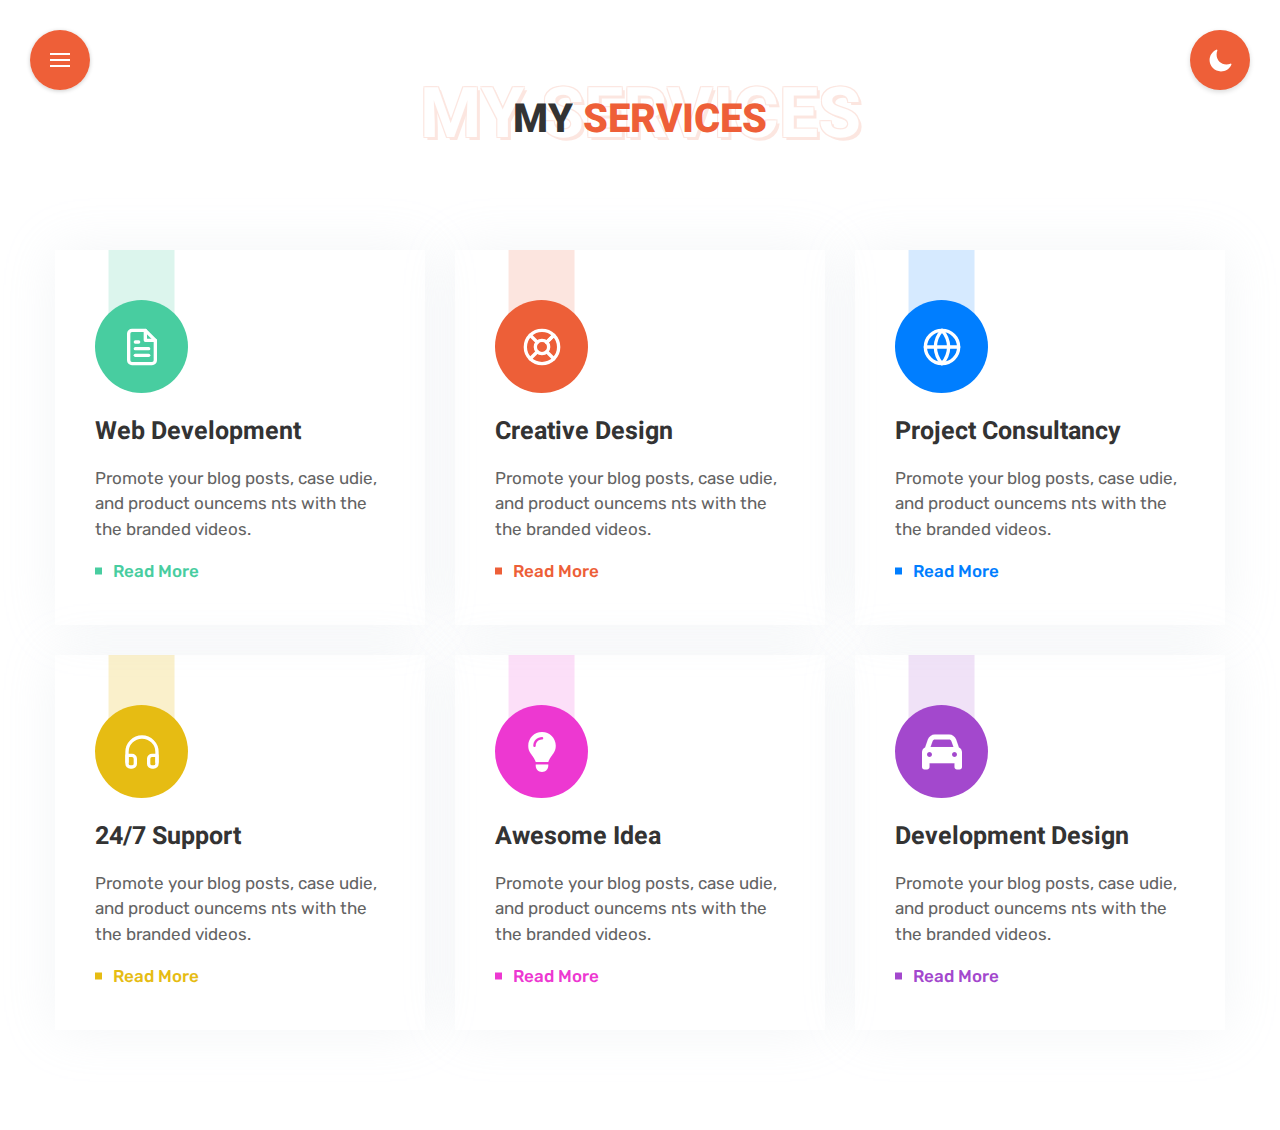
<file: services.html>
<!DOCTYPE html>
<html lang="en" class="scroll-smooth" dir="ltr">
  <head>
    <meta charset="UTF-8" />
    <meta http-equiv="X-UA-Compatible" content="IE=edge" />
    <meta name="viewport" content="width=device-width, initial-scale=1.0" />
    <title>Md Hafijur Rahoman - Web Developer</title>

    <link
      rel="shortcut icon"
      type="image/x-icon"
      href="./assets/images/fav.png"
    />
    <!-- Google fonts -->
    <link rel="preconnect" href="https://fonts.googleapis.com" />
    <link rel="preconnect" href="https://fonts.gstatic.com" crossorigin />
    <link
      href="https://fonts.googleapis.com/css2?family=Heebo:wght@300;400;500;600;700;800;900&family=Rubik:ital,wght@0,400;0,500;0,600;0,700;0,800;0,900;1,300&display=swap"
      rel="stylesheet"
    />

    <!-- Plugins css -->
    <link rel="stylesheet" href="./assets/css/mobilemenu.css" />
    <!-- <link rel="stylesheet" href="./assets/css/glightbox.min.css" /> -->
    <link
      rel="stylesheet"
      href="https://cdn.jsdelivr.net/npm/swiper@8/swiper-bundle.min.css"
    />
    <!-- Tailwind css -->
    <link rel="stylesheet" href="./assets/css/styles.css" />

    <script>
      // On page load or when changing themes, best to add inline in `head` to avoid FOUC
      if (
        localStorage.getItem("theme-color") === "dark" ||
        (!("theme-color" in localStorage) &&
          window.matchMedia("(prefers-color-scheme: dark)").matches)
      ) {
        document.documentElement.classList.add("dark");
      }
      if (localStorage.getItem("theme-color") === "light") {
        document.documentElement.classList.remove("dark");
      }
    </script>
  </head>
  <body class="font-rubik dark:bg-dark_primary_bg">
    <!-- Preloader start -->
    <!-- <div id="preloader">
      <div class="loader--border"></div>
    </div> -->
    <!-- Preloader end -->

    <!-- Collapsible navigation start -->
    <div
      class="toggle__navigation fixed ltr:left-[30px] rtl:right-[30px] top-[30px] z-50 pointer-events-none md:hidden"
    >
      <button
        class="toggle__navigation--button bg-accent1 w-[60px] h-[60px] rounded-full absolute z-50 top-0 ltr:left-0 rtl:right-0 overflow-hidden pointer-events-auto whitespace-nowrap"
        aria-label="Menu navigation"
      >
        <span
          class="left-[50%] top-[50%] bottom-auto right-auto translate-x-[-50%] translate-y-[-50%] absolute w-5 h-[2px] bg-white after:absolute after:content[''] after:left-0 after:top-0 after:w-5 after:h-[2px] after:bg-white after:translate-y-[6px] before:absolute before:content[''] before:left-0 before:top-0 before:w-5 before:h-[2px] before:bg-white before:translate-y-[-6px]"
        ></span>
      </button>
      <ul
        class="toggle__nav--menu relative z-20 invisible text-left pt-[53px] pb-[22px]"
      >
        <li>
          <a href="https://hafijur.my.id/" class="flex items-center">
            <span
              class="relative z-10 ltr:pl-5 rtl:pr-5 toggle__nav--menu-icon opacity-0 text-accent1"
            >
              <svg
                width="16"
                fill="currentColor"
                xmlns="http://www.w3.org/2000/svg"
                viewBox="0 0 576 512"
              >
                <path
                  d="M575.8 255.5c0 18-15 32.1-32 32.1h-32l.7 160.2c0 2.7-.2 5.4-.5 8.1V472c0 22.1-17.9 40-40 40H456c-1.1 0-2.2 0-3.3-.1c-1.4 .1-2.8 .1-4.2 .1H416 392c-22.1 0-40-17.9-40-40V448 384c0-17.7-14.3-32-32-32H256c-17.7 0-32 14.3-32 32v64 24c0 22.1-17.9 40-40 40H160 128.1c-1.5 0-3-.1-4.5-.2c-1.2 .1-2.4 .2-3.6 .2H104c-22.1 0-40-17.9-40-40V360c0-.9 0-1.9 .1-2.8V287.6H32c-18 0-32-14-32-32.1c0-9 3-17 10-24L266.4 8c7-7 15-8 22-8s15 2 21 7L564.8 231.5c8 7 12 15 11 24z"
                />
              </svg>
            </span>
            <span
              class="toggle__nav--menu--label-wrapper relative block h-[45px] leading-[45px] text-primary dark:text-white uppercase text-[16px] before:content[''] before:absolute before:w-[3px] before:h-[16px] before:top-[50%] ltr:before:left-[20px] rtl:before:right-[18px]"
            >
              <span
                class="toggle__nav--menu--label font-bold font-heebo block opacity-0"
                >Home</span
              >
            </span>
          </a>
        </li>

        <li>
          <a href="about.html" class="flex items-center">
            <span
              class="relative z-10 ltr:pl-5 rtl:pr-5 toggle__nav--menu-icon opacity-0 text-accent1"
            >
              <svg
                width="16"
                fill="currentColor"
                xmlns="http://www.w3.org/2000/svg"
                viewBox="0 0 448 512"
              >
                <path
                  d="M224 256c70.7 0 128-57.3 128-128S294.7 0 224 0S96 57.3 96 128s57.3 128 128 128zm-45.7 48C79.8 304 0 383.8 0 482.3C0 498.7 13.3 512 29.7 512H418.3c16.4 0 29.7-13.3 29.7-29.7C448 383.8 368.2 304 269.7 304H178.3z"
                />
              </svg>
            </span>
            <span
              class="toggle__nav--menu--label-wrapper relative block h-[45px] leading-[45px] text-primary dark:text-white uppercase text-[16px] before:content[''] before:absolute before:w-[3px] before:h-[16px] before:top-[50%] ltr:before:left-[20px] rtl:before:right-[18px]"
            >
              <span
                class="toggle__nav--menu--label font-bold font-heebo block opacity-0"
                >About</span
              >
            </span>
          </a>
        </li>

        <li class="active">
          <a href="services.html" class="flex items-center">
            <span
              class="relative z-10 ltr:pl-5 rtl:pr-5 toggle__nav--menu-icon opacity-0 text-accent1"
            >
              <svg
                width="16"
                fill="currentColor"
                xmlns="http://www.w3.org/2000/svg"
                viewBox="0 0 512 512"
              >
                <path
                  d="M495.9 166.6c3.2 8.7 .5 18.4-6.4 24.6l-43.3 39.4c1.1 8.3 1.7 16.8 1.7 25.4s-.6 17.1-1.7 25.4l43.3 39.4c6.9 6.2 9.6 15.9 6.4 24.6c-4.4 11.9-9.7 23.3-15.8 34.3l-4.7 8.1c-6.6 11-14 21.4-22.1 31.2c-5.9 7.2-15.7 9.6-24.5 6.8l-55.7-17.7c-13.4 10.3-28.2 18.9-44 25.4l-12.5 57.1c-2 9.1-9 16.3-18.2 17.8c-13.8 2.3-28 3.5-42.5 3.5s-28.7-1.2-42.5-3.5c-9.2-1.5-16.2-8.7-18.2-17.8l-12.5-57.1c-15.8-6.5-30.6-15.1-44-25.4L83.1 425.9c-8.8 2.8-18.6 .3-24.5-6.8c-8.1-9.8-15.5-20.2-22.1-31.2l-4.7-8.1c-6.1-11-11.4-22.4-15.8-34.3c-3.2-8.7-.5-18.4 6.4-24.6l43.3-39.4C64.6 273.1 64 264.6 64 256s.6-17.1 1.7-25.4L22.4 191.2c-6.9-6.2-9.6-15.9-6.4-24.6c4.4-11.9 9.7-23.3 15.8-34.3l4.7-8.1c6.6-11 14-21.4 22.1-31.2c5.9-7.2 15.7-9.6 24.5-6.8l55.7 17.7c13.4-10.3 28.2-18.9 44-25.4l12.5-57.1c2-9.1 9-16.3 18.2-17.8C227.3 1.2 241.5 0 256 0s28.7 1.2 42.5 3.5c9.2 1.5 16.2 8.7 18.2 17.8l12.5 57.1c15.8 6.5 30.6 15.1 44 25.4l55.7-17.7c8.8-2.8 18.6-.3 24.5 6.8c8.1 9.8 15.5 20.2 22.1 31.2l4.7 8.1c6.1 11 11.4 22.4 15.8 34.3zM256 336c44.2 0 80-35.8 80-80s-35.8-80-80-80s-80 35.8-80 80s35.8 80 80 80z"
                />
              </svg>
            </span>
            <span
              class="toggle__nav--menu--label-wrapper relative block h-[45px] leading-[45px] text-primary dark:text-white uppercase text-[16px] before:content[''] before:absolute before:w-[3px] before:h-[16px] before:top-[50%] ltr:before:left-[20px] rtl:before:right-[18px]"
            >
              <span
                class="toggle__nav--menu--label font-bold font-heebo block opacity-0"
                >Services</span
              >
            </span>
          </a>
        </li>

        <li>
          <a href="portfolio.html" class="flex items-center">
            <span
              class="relative z-10 ltr:pl-5 rtl:pr-5 toggle__nav--menu-icon opacity-0 text-accent1"
            >
              <svg
                width="16"
                fill="currentColor"
                stroke="currentColor"
                xmlns="http://www.w3.org/2000/svg"
                viewBox="0 0 512 512"
              >
                <path
                  d="M184 48H328c4.4 0 8 3.6 8 8V96H176V56c0-4.4 3.6-8 8-8zm-56 8V96H64C28.7 96 0 124.7 0 160v96H192 320 512V160c0-35.3-28.7-64-64-64H384V56c0-30.9-25.1-56-56-56H184c-30.9 0-56 25.1-56 56zM512 288H320v32c0 17.7-14.3 32-32 32H224c-17.7 0-32-14.3-32-32V288H0V416c0 35.3 28.7 64 64 64H448c35.3 0 64-28.7 64-64V288z"
                />
              </svg>
            </span>
            <span
              class="toggle__nav--menu--label-wrapper relative block h-[45px] leading-[45px] text-primary dark:text-white uppercase text-[16px] before:content[''] before:absolute before:w-[3px] before:h-[16px] before:top-[50%] ltr:before:left-[20px] rtl:before:right-[18px]"
            >
              <span
                class="toggle__nav--menu--label font-bold font-heebo block opacity-0"
                >Portfolio</span
              >
            </span>
          </a>
        </li>

        <li>
          <a href="blog.html" class="flex items-center">
            <span
              class="relative z-10 ltr:pl-5 rtl:pr-5 toggle__nav--menu-icon opacity-0 text-accent1"
            >
              <svg
                width="16"
                fill="currentColor"
                stroke="currentColor"
                xmlns="http://www.w3.org/2000/svg"
                viewBox="0 0 448 512"
              >
                <path
                  d="M446.6 222.7c-1.8-8-6.8-15.4-12.5-18.5-1.8-1-13-2.2-25-2.7-20.1-.9-22.3-1.3-28.7-5-10.1-5.9-12.8-12.3-12.9-29.5-.1-33-13.8-63.7-40.9-91.3-19.3-19.7-40.9-33-65.5-40.5-5.9-1.8-19.1-2.4-63.3-2.9-69.4-.8-84.8.6-108.4 10C45.9 59.5 14.7 96.1 3.3 142.9 1.2 151.7.7 165.8.2 246.8c-.6 101.5.1 116.4 6.4 136.5 15.6 49.6 59.9 86.3 104.4 94.3 14.8 2.7 197.3 3.3 216 .8 32.5-4.4 58-17.5 81.9-41.9 17.3-17.7 28.1-36.8 35.2-62.1 4.9-17.6 4.5-142.8 2.5-151.7zm-322.1-63.6c7.8-7.9 10-8.2 58.8-8.2 43.9 0 45.4.1 51.8 3.4 9.3 4.7 13.4 11.3 13.4 21.9 0 9.5-3.8 16.2-12.3 21.6-4.6 2.9-7.3 3.1-50.3 3.3-26.5.2-47.7-.4-50.8-1.2-16.6-4.7-22.8-28.5-10.6-40.8zm191.8 199.8l-14.9 2.4-77.5.9c-68.1.8-87.3-.4-90.9-2-7.1-3.1-13.8-11.7-14.9-19.4-1.1-7.3 2.6-17.3 8.2-22.4 7.1-6.4 10.2-6.6 97.3-6.7 89.6-.1 89.1-.1 97.6 7.8 12.1 11.3 9.5 31.2-4.9 39.4z"
                />
              </svg>
            </span>
            <span
              class="toggle__nav--menu--label-wrapper relative block h-[45px] leading-[45px] text-primary dark:text-white uppercase text-[16px] before:content[''] before:absolute before:w-[3px] before:h-[16px] before:top-[50%] ltr:before:left-[20px] rtl:before:right-[18px]"
            >
              <span
                class="toggle__nav--menu--label font-bold font-heebo block opacity-0"
                >Blog</span
              >
            </span>
          </a>
        </li>

        <li>
          <a href="contact.html" class="flex items-center">
            <span
              class="relative z-10 ltr:pl-5 rtl:pr-5 toggle__nav--menu-icon opacity-0 text-accent1"
            >
              <svg
                width="16"
                fill="currentColor"
                stroke="currentColor"
                xmlns="http://www.w3.org/2000/svg"
                viewBox="0 0 512 512"
              >
                <path
                  d="M96 0C60.7 0 32 28.7 32 64V448c0 35.3 28.7 64 64 64H384c35.3 0 64-28.7 64-64V64c0-35.3-28.7-64-64-64H96zM208 288h64c44.2 0 80 35.8 80 80c0 8.8-7.2 16-16 16H144c-8.8 0-16-7.2-16-16c0-44.2 35.8-80 80-80zm96-96c0 35.3-28.7 64-64 64s-64-28.7-64-64s28.7-64 64-64s64 28.7 64 64zM512 80c0-8.8-7.2-16-16-16s-16 7.2-16 16v64c0 8.8 7.2 16 16 16s16-7.2 16-16V80zM496 192c-8.8 0-16 7.2-16 16v64c0 8.8 7.2 16 16 16s16-7.2 16-16V208c0-8.8-7.2-16-16-16zm16 144c0-8.8-7.2-16-16-16s-16 7.2-16 16v64c0 8.8 7.2 16 16 16s16-7.2 16-16V336z"
                />
              </svg>
            </span>
            <span
              class="toggle__nav--menu--label-wrapper relative block h-[45px] leading-[45px] text-primary dark:text-white uppercase text-[16px] before:content[''] before:absolute before:w-[3px] before:h-[16px] before:top-[50%] ltr:before:left-[20px] rtl:before:right-[18px]"
            >
              <span
                class="toggle__nav--menu--label font-bold font-heebo block opacity-0"
                >Contact</span
              >
            </span>
          </a>
        </li>
      </ul>
      <span
        aria-hidden="true"
        class="toggle__nav--menu--bg absolute z-10 top-0 ltr:left-0 rtl:right-0 w-[60px] h-[60px] rounded-[30px] bg-white"
      ></span>
    </div>
    <!-- Collapsible navigation end -->

    <!-- Dark and light button start -->
    <div
      class="fixed ltr:md:right-[15px] rtl:md:left-[15px] md:top-[15px] ltr:lg:right-[30px] rtl:lg:left-[30px] lg:top-[30px] z-50"
    >
      <button
        class="bg-accent1 md:w-[45px] md:h-[45px] lg:w-[60px] lg:h-[60px] text-white flex justify-center items-center rounded-full shadow-[0_2px_5px_rgba(0,0,0,0.15)]"
        id="light__to--dark"
      >
        <svg
          xmlns="http://www.w3.org/2000/svg"
          class="dark--mode__icon ionicon md:max-w-[20px] max-w-[25px] fill-white"
          viewBox="0 0 512 512"
        >
          <title>Moon</title>
          <path
            d="M264 480A232 232 0 0132 248c0-94 54-178.28 137.61-214.67a16 16 0 0121.06 21.06C181.07 76.43 176 104.66 176 136c0 110.28 89.72 200 200 200 31.34 0 59.57-5.07 81.61-14.67a16 16 0 0121.06 21.06C442.28 426 358 480 264 480z"
          />
        </svg>

        <svg
          xmlns="http://www.w3.org/2000/svg"
          class="light--mode__icon ionicon md:max-w-[20px] lg:max-w-[25px] fill-white"
          viewBox="0 0 512 512"
        >
          <title>Sunny</title>
          <path
            d="M256 118a22 22 0 01-22-22V48a22 22 0 0144 0v48a22 22 0 01-22 22zM256 486a22 22 0 01-22-22v-48a22 22 0 0144 0v48a22 22 0 01-22 22zM369.14 164.86a22 22 0 01-15.56-37.55l33.94-33.94a22 22 0 0131.11 31.11l-33.94 33.94a21.93 21.93 0 01-15.55 6.44zM108.92 425.08a22 22 0 01-15.55-37.56l33.94-33.94a22 22 0 1131.11 31.11l-33.94 33.94a21.94 21.94 0 01-15.56 6.45zM464 278h-48a22 22 0 010-44h48a22 22 0 010 44zM96 278H48a22 22 0 010-44h48a22 22 0 010 44zM403.08 425.08a21.94 21.94 0 01-15.56-6.45l-33.94-33.94a22 22 0 0131.11-31.11l33.94 33.94a22 22 0 01-15.55 37.56zM142.86 164.86a21.89 21.89 0 01-15.55-6.44l-33.94-33.94a22 22 0 0131.11-31.11l33.94 33.94a22 22 0 01-15.56 37.55zM256 358a102 102 0 11102-102 102.12 102.12 0 01-102 102z"
          />
        </svg>
      </button>
    </div>
    <!-- Dark and light button end -->
    <!-- Mobile Menu nav start -->
    <div
      class="md:block hidden fixed z-[98] bg-white dark:bg-dark_accent1 py-4 px-4 w-full mx-auto bottom-0 shadow-[0_0_25px_0_rgba(196,206,213,0.5)] dark:shadow-[-10px_0_20px_0_rgba(0,0,0,0.1)]"
    >
      <nav>
        <ul class="flex justify-around items-center">
          <li>
            <a
              href="https://hafijur.my.id/"
              class="mobile--menu__nav--item bg-accent1 w-11 h-11 rounded-full text-white flex items-center justify-center relative transition-all duration-400"
            >
              <span class="relative z-10">
                <svg
                  width="16"
                  fill="currentColor"
                  xmlns="http://www.w3.org/2000/svg"
                  viewBox="0 0 576 512"
                >
                  <path
                    d="M575.8 255.5c0 18-15 32.1-32 32.1h-32l.7 160.2c0 2.7-.2 5.4-.5 8.1V472c0 22.1-17.9 40-40 40H456c-1.1 0-2.2 0-3.3-.1c-1.4 .1-2.8 .1-4.2 .1H416 392c-22.1 0-40-17.9-40-40V448 384c0-17.7-14.3-32-32-32H256c-17.7 0-32 14.3-32 32v64 24c0 22.1-17.9 40-40 40H160 128.1c-1.5 0-3-.1-4.5-.2c-1.2 .1-2.4 .2-3.6 .2H104c-22.1 0-40-17.9-40-40V360c0-.9 0-1.9 .1-2.8V287.6H32c-18 0-32-14-32-32.1c0-9 3-17 10-24L266.4 8c7-7 15-8 22-8s15 2 21 7L564.8 231.5c8 7 12 15 11 24z"
                  />
                </svg>
              </span>
            </a>
          </li>
          <li>
            <a
              href="about.html"
              class="mobile--menu__nav--item bg-accent1 w-11 h-11 rounded-full text-white flex items-center justify-center relative transition-all duration-400"
            >
              <span class="relative z-10">
                <svg
                  class="text-white"
                  width="16"
                  fill="currentColor"
                  xmlns="http://www.w3.org/2000/svg"
                  viewBox="0 0 448 512"
                >
                  <path
                    d="M224 256c70.7 0 128-57.3 128-128S294.7 0 224 0S96 57.3 96 128s57.3 128 128 128zm-45.7 48C79.8 304 0 383.8 0 482.3C0 498.7 13.3 512 29.7 512H418.3c16.4 0 29.7-13.3 29.7-29.7C448 383.8 368.2 304 269.7 304H178.3z"
                  />
                </svg>
              </span>
            </a>
          </li>
          <li>
            <a
              href="services.html"
              class="mobile--menu__nav--item bg-accent1 w-11 h-11 rounded-full text-white flex items-center justify-center relative transition-all duration-400"
            >
              <span class="relative z-10">
                <svg
                  class="text-white"
                  width="16"
                  fill="currentColor"
                  xmlns="http://www.w3.org/2000/svg"
                  viewBox="0 0 512 512"
                >
                  <path
                    d="M495.9 166.6c3.2 8.7 .5 18.4-6.4 24.6l-43.3 39.4c1.1 8.3 1.7 16.8 1.7 25.4s-.6 17.1-1.7 25.4l43.3 39.4c6.9 6.2 9.6 15.9 6.4 24.6c-4.4 11.9-9.7 23.3-15.8 34.3l-4.7 8.1c-6.6 11-14 21.4-22.1 31.2c-5.9 7.2-15.7 9.6-24.5 6.8l-55.7-17.7c-13.4 10.3-28.2 18.9-44 25.4l-12.5 57.1c-2 9.1-9 16.3-18.2 17.8c-13.8 2.3-28 3.5-42.5 3.5s-28.7-1.2-42.5-3.5c-9.2-1.5-16.2-8.7-18.2-17.8l-12.5-57.1c-15.8-6.5-30.6-15.1-44-25.4L83.1 425.9c-8.8 2.8-18.6 .3-24.5-6.8c-8.1-9.8-15.5-20.2-22.1-31.2l-4.7-8.1c-6.1-11-11.4-22.4-15.8-34.3c-3.2-8.7-.5-18.4 6.4-24.6l43.3-39.4C64.6 273.1 64 264.6 64 256s.6-17.1 1.7-25.4L22.4 191.2c-6.9-6.2-9.6-15.9-6.4-24.6c4.4-11.9 9.7-23.3 15.8-34.3l4.7-8.1c6.6-11 14-21.4 22.1-31.2c5.9-7.2 15.7-9.6 24.5-6.8l55.7 17.7c13.4-10.3 28.2-18.9 44-25.4l12.5-57.1c2-9.1 9-16.3 18.2-17.8C227.3 1.2 241.5 0 256 0s28.7 1.2 42.5 3.5c9.2 1.5 16.2 8.7 18.2 17.8l12.5 57.1c15.8 6.5 30.6 15.1 44 25.4l55.7-17.7c8.8-2.8 18.6-.3 24.5 6.8c8.1 9.8 15.5 20.2 22.1 31.2l4.7 8.1c6.1 11 11.4 22.4 15.8 34.3zM256 336c44.2 0 80-35.8 80-80s-35.8-80-80-80s-80 35.8-80 80s35.8 80 80 80z"
                  />
                </svg>
              </span>
            </a>
          </li>
          <li>
            <a
              href="portfolio.html"
              class="mobile--menu__nav--item bg-accent1 w-11 h-11 rounded-full text-white flex items-center justify-center relative transition-all duration-400"
            >
              <span class="relative z-10">
                <svg
                  class="text-white"
                  width="16"
                  fill="currentColor"
                  stroke="currentColor"
                  xmlns="http://www.w3.org/2000/svg"
                  viewBox="0 0 512 512"
                >
                  <path
                    d="M184 48H328c4.4 0 8 3.6 8 8V96H176V56c0-4.4 3.6-8 8-8zm-56 8V96H64C28.7 96 0 124.7 0 160v96H192 320 512V160c0-35.3-28.7-64-64-64H384V56c0-30.9-25.1-56-56-56H184c-30.9 0-56 25.1-56 56zM512 288H320v32c0 17.7-14.3 32-32 32H224c-17.7 0-32-14.3-32-32V288H0V416c0 35.3 28.7 64 64 64H448c35.3 0 64-28.7 64-64V288z"
                  />
                </svg>
              </span>
            </a>
          </li>
          <li>
            <a
              href="blog.html"
              class="mobile--menu__nav--item bg-accent1 w-11 h-11 rounded-full text-white flex items-center justify-center relative transition-all duration-400"
            >
              <span class="relative z-10">
                <svg
                  class="text-white"
                  width="16"
                  fill="currentColor"
                  stroke="currentColor"
                  xmlns="http://www.w3.org/2000/svg"
                  viewBox="0 0 448 512"
                >
                  <path
                    d="M446.6 222.7c-1.8-8-6.8-15.4-12.5-18.5-1.8-1-13-2.2-25-2.7-20.1-.9-22.3-1.3-28.7-5-10.1-5.9-12.8-12.3-12.9-29.5-.1-33-13.8-63.7-40.9-91.3-19.3-19.7-40.9-33-65.5-40.5-5.9-1.8-19.1-2.4-63.3-2.9-69.4-.8-84.8.6-108.4 10C45.9 59.5 14.7 96.1 3.3 142.9 1.2 151.7.7 165.8.2 246.8c-.6 101.5.1 116.4 6.4 136.5 15.6 49.6 59.9 86.3 104.4 94.3 14.8 2.7 197.3 3.3 216 .8 32.5-4.4 58-17.5 81.9-41.9 17.3-17.7 28.1-36.8 35.2-62.1 4.9-17.6 4.5-142.8 2.5-151.7zm-322.1-63.6c7.8-7.9 10-8.2 58.8-8.2 43.9 0 45.4.1 51.8 3.4 9.3 4.7 13.4 11.3 13.4 21.9 0 9.5-3.8 16.2-12.3 21.6-4.6 2.9-7.3 3.1-50.3 3.3-26.5.2-47.7-.4-50.8-1.2-16.6-4.7-22.8-28.5-10.6-40.8zm191.8 199.8l-14.9 2.4-77.5.9c-68.1.8-87.3-.4-90.9-2-7.1-3.1-13.8-11.7-14.9-19.4-1.1-7.3 2.6-17.3 8.2-22.4 7.1-6.4 10.2-6.6 97.3-6.7 89.6-.1 89.1-.1 97.6 7.8 12.1 11.3 9.5 31.2-4.9 39.4z"
                  />
                </svg>
              </span>
            </a>
          </li>
          <li>
            <a
              href="contact.html"
              class="mobile--menu__nav--item bg-accent1 w-11 h-11 rounded-full text-white flex items-center justify-center relative transition-all duration-400"
            >
              <span class="relative z-10">
                <svg
                  class="text-white"
                  width="16"
                  fill="currentColor"
                  stroke="currentColor"
                  xmlns="http://www.w3.org/2000/svg"
                  viewBox="0 0 512 512"
                >
                  <path
                    d="M96 0C60.7 0 32 28.7 32 64V448c0 35.3 28.7 64 64 64H384c35.3 0 64-28.7 64-64V64c0-35.3-28.7-64-64-64H96zM208 288h64c44.2 0 80 35.8 80 80c0 8.8-7.2 16-16 16H144c-8.8 0-16-7.2-16-16c0-44.2 35.8-80 80-80zm96-96c0 35.3-28.7 64-64 64s-64-28.7-64-64s28.7-64 64-64s64 28.7 64 64zM512 80c0-8.8-7.2-16-16-16s-16 7.2-16 16v64c0 8.8 7.2 16 16 16s16-7.2 16-16V80zM496 192c-8.8 0-16 7.2-16 16v64c0 8.8 7.2 16 16 16s16-7.2 16-16V208c0-8.8-7.2-16-16-16zm16 144c0-8.8-7.2-16-16-16s-16 7.2-16 16v64c0 8.8 7.2 16 16 16s16-7.2 16-16V336z"
                  />
                </svg>
              </span>
            </a>
          </li>
        </ul>
      </nav>
    </div>
    <!-- Mobile Menu nav end -->

    <!-- Main wrapper start -->
    <main class="md:pb-[90px]">
      <!-- Breadcrumb section start -->
      <section class="pt-[70px] lg:pt-20">
        <div class="container mx-auto">
          <div class="text-center relative">
            <h1
              class="text-[40px] only-md:text-[55px] lg:text-[70px] stroke-white text-white font-heebo font-bold title-stroke opacity-[0.15] leading-[1] uppercase"
            >
              My Services
            </h1>
            <span
              class="text-primary dark:text-white text-[25px] only-md:text-[35px] lg:text-[40px] font-heebo font-extrabold absolute left-0 right-0 bottom-0 uppercase"
            >
              My <span class="text-accent1">Services</span></span
            >
          </div>
        </div>
      </section>
      <!-- Breadcrumb section end -->

      <!-- Services section start -->
      <section class="lg:py-[100px] md:py-[70px]" id="services">
        <div class="container mx-auto">
          <!-- Services list start -->
          <div
            class="grid gap-[30px] lg:grid-cols-3 grid-cols-1 only-md:grid-cols-2"
          >
            <!-- Single service start -->
            <div
              class="shadow-[0_0_50px_0_rgba(196,206,213,0.2)] hover:shadow-[0_0_150px_0_rgba(196,206,213,0.7)] dark:shadow-[0_0_20px_0_rgba(0,0,0,0.1)] dark:hover:shadow-[0_0_50px_0_rgba(0,0,0,0.2)] hover:translate-y-[-10px] transition duration-500"
            >
              <div
                class="overflow-hidden px-[30px] xl:px-[40px] lg:pt-[50px] md:pt-[40px] pb-[40px]"
              >
                <span
                  class="bg-[#48CDA0] text-white w-[70px] h-[70px] lg:w-[93px] lg:h-[93px] flex items-center justify-center rounded-full service-shape before:bg-[#79DAB9] before:opacity-[0.26]"
                >
                  <svg
                    xmlns="http://www.w3.org/2000/svg"
                    width="40"
                    height="40"
                    viewBox="0 0 24 24"
                    fill="none"
                    stroke="currentColor"
                    stroke-width="2"
                    stroke-linecap="round"
                    stroke-linejoin="round"
                    class="feather feather-file-text"
                  >
                    <path
                      d="M14 2H6a2 2 0 0 0-2 2v16a2 2 0 0 0 2 2h12a2 2 0 0 0 2-2V8z"
                    ></path>
                    <polyline points="14 2 14 8 20 8"></polyline>
                    <line x1="16" y1="13" x2="8" y2="13"></line>
                    <line x1="16" y1="17" x2="8" y2="17"></line>
                    <polyline points="10 9 9 9 8 9"></polyline>
                  </svg>
                </span>
                <h3
                  class="text-primary dark:text-white text-[20px] xl:text-[25px] font-bold font-heebo mt-[20px] mb-[15px]"
                >
                  Web Development
                </h3>
                <p class="text-[17px] text-[#636363] dark:text-slate-200">
                  Promote your blog posts, case udie, and product ouncems nts
                  with the the branded videos.
                </p>
                <a
                  href="#"
                  class="link-button text-[#48CDA0] before:bg-[#48CDA0] mt-[15px] hover:text-[#333] dark:hover:text-white"
                  >Read More</a
                >
              </div>
            </div>
            <!-- Single service end -->

            <!-- Single service start -->
            <div
              class="shadow-[0_0_50px_0_rgba(196,206,213,0.2)] hover:shadow-[0_0_150px_0_rgba(196,206,213,0.7)] dark:shadow-[0_0_20px_0_rgba(0,0,0,0.1)] dark:hover:shadow-[0_0_50px_0_rgba(0,0,0,0.2)] hover:translate-y-[-10px] transition duration-500"
            >
              <div
                class="overflow-hidden px-[30px] xl:px-[40px] lg:pt-[50px] md:pt-[40px] pb-[40px]"
              >
                <span
                  class="bg-[#ED5F38] text-white w-[70px] h-[70px] lg:w-[93px] lg:h-[93px] flex items-center justify-center rounded-full service-shape before:bg-[#ED5F38] before:opacity-[0.16]"
                >
                  <svg
                    xmlns="http://www.w3.org/2000/svg"
                    width="40"
                    height="40"
                    viewBox="0 0 24 24"
                    fill="none"
                    stroke="currentColor"
                    stroke-width="2"
                    stroke-linecap="round"
                    stroke-linejoin="round"
                    class="feather feather-life-buoy"
                  >
                    <circle cx="12" cy="12" r="10"></circle>
                    <circle cx="12" cy="12" r="4"></circle>
                    <line x1="4.93" y1="4.93" x2="9.17" y2="9.17"></line>
                    <line x1="14.83" y1="14.83" x2="19.07" y2="19.07"></line>
                    <line x1="14.83" y1="9.17" x2="19.07" y2="4.93"></line>
                    <line x1="14.83" y1="9.17" x2="18.36" y2="5.64"></line>
                    <line x1="4.93" y1="19.07" x2="9.17" y2="14.83"></line>
                  </svg>
                </span>
                <h3
                  class="text-primary dark:text-white text-[20px] xl:text-[25px] font-bold font-heebo mt-[20px] mb-[15px]"
                >
                  Creative Design
                </h3>
                <p class="text-[17px] text-[#636363] dark:text-slate-200">
                  Promote your blog posts, case udie, and product ouncems nts
                  with the the branded videos.
                </p>
                <a
                  href="#"
                  class="link-button text-[#ED5F38] before:bg-[#ED5F38] mt-[15px] hover:text-[#333] dark:hover:text-white"
                  >Read More</a
                >
              </div>
            </div>
            <!-- Single service end -->

            <!-- Single service start -->
            <div
              class="shadow-[0_0_50px_0_rgba(196,206,213,0.2)] hover:shadow-[0_0_150px_0_rgba(196,206,213,0.7)] dark:shadow-[0_0_20px_0_rgba(0,0,0,0.1)] dark:hover:shadow-[0_0_50px_0_rgba(0,0,0,0.2)] hover:translate-y-[-10px] transition duration-500"
            >
              <div
                class="overflow-hidden px-[30px] xl:px-[40px] lg:pt-[50px] md:pt-[40px] pb-[40px]"
              >
                <span
                  class="bg-[#007EFF] text-white w-[70px] h-[70px] lg:w-[93px] lg:h-[93px] flex items-center justify-center rounded-full service-shape before:bg-[#007EFF] before:opacity-[0.16]"
                >
                  <svg
                    xmlns="http://www.w3.org/2000/svg"
                    width="40"
                    height="40"
                    viewBox="0 0 24 24"
                    fill="none"
                    stroke="currentColor"
                    stroke-width="2"
                    stroke-linecap="round"
                    stroke-linejoin="round"
                    class="feather feather-globe"
                  >
                    <circle cx="12" cy="12" r="10"></circle>
                    <line x1="2" y1="12" x2="22" y2="12"></line>
                    <path
                      d="M12 2a15.3 15.3 0 0 1 4 10 15.3 15.3 0 0 1-4 10 15.3 15.3 0 0 1-4-10 15.3 15.3 0 0 1 4-10z"
                    ></path>
                  </svg>
                </span>
                <h3
                  class="text-primary dark:text-white text-[20px] xl:text-[25px] font-bold font-heebo mt-[20px] mb-[15px]"
                >
                  Project Consultancy
                </h3>
                <p class="text-[17px] text-[#636363] dark:text-slate-200">
                  Promote your blog posts, case udie, and product ouncems nts
                  with the the branded videos.
                </p>
                <a
                  href="#"
                  class="link-button text-[#007EFF] before:bg-[#007EFF] mt-[15px] hover:text-[#333] dark:hover:text-white"
                  >Read More</a
                >
              </div>
            </div>
            <!-- Single service end -->

            <!-- Single service start -->
            <div
              class="shadow-[0_0_50px_0_rgba(196,206,213,0.2)] hover:shadow-[0_0_150px_0_rgba(196,206,213,0.7)] dark:shadow-[0_0_20px_0_rgba(0,0,0,0.1)] dark:hover:shadow-[0_0_50px_0_rgba(0,0,0,0.2)] hover:translate-y-[-10px] transition duration-500"
            >
              <div
                class="overflow-hidden px-[30px] xl:px-[40px] lg:pt-[50px] md:pt-[40px] pb-[40px]"
              >
                <span
                  class="bg-[#E6BC13] text-white w-[70px] h-[70px] lg:w-[93px] lg:h-[93px] flex items-center justify-center rounded-full service-shape before:bg-[#E6BC13] before:opacity-[0.22]"
                >
                  <svg
                    xmlns="http://www.w3.org/2000/svg"
                    width="40"
                    height="40"
                    viewBox="0 0 24 24"
                    fill="none"
                    stroke="currentColor"
                    stroke-width="2"
                    stroke-linecap="round"
                    stroke-linejoin="round"
                    class="feather feather-headphones"
                  >
                    <path d="M3 18v-6a9 9 0 0 1 18 0v6"></path>
                    <path
                      d="M21 19a2 2 0 0 1-2 2h-1a2 2 0 0 1-2-2v-3a2 2 0 0 1 2-2h3zM3 19a2 2 0 0 0 2 2h1a2 2 0 0 0 2-2v-3a2 2 0 0 0-2-2H3z"
                    ></path>
                  </svg>
                </span>
                <h3
                  class="text-primary dark:text-white text-[20px] xl:text-[25px] font-bold font-heebo mt-[20px] mb-[15px]"
                >
                  24/7 Support
                </h3>
                <p class="text-[17px] text-[#636363] dark:text-slate-200">
                  Promote your blog posts, case udie, and product ouncems nts
                  with the the branded videos.
                </p>
                <a
                  href="#"
                  class="link-button text-[#E6BC13] before:bg-[#E6BC13] mt-[15px] hover:text-[#333] dark:hover:text-white"
                  >Read More</a
                >
              </div>
            </div>
            <!-- Single service end -->

            <!-- Single service start -->
            <div
              class="shadow-[0_0_50px_0_rgba(196,206,213,0.2)] hover:shadow-[0_0_150px_0_rgba(196,206,213,0.7)] dark:shadow-[0_0_20px_0_rgba(0,0,0,0.1)] dark:hover:shadow-[0_0_50px_0_rgba(0,0,0,0.2)] hover:translate-y-[-10px] transition duration-500"
            >
              <div
                class="overflow-hidden px-[30px] xl:px-[40px] lg:pt-[50px] md:pt-[40px] pb-[40px]"
              >
                <span
                  class="bg-[#ED38D1] text-white w-[70px] h-[70px] lg:w-[93px] lg:h-[93px] flex items-center justify-center rounded-full service-shape before:bg-[#ED38D1] before:opacity-[0.16]"
                >
                  <svg
                    width="40"
                    height="40"
                    stroke="currentColor"
                    fill="currentColor"
                    xmlns="http://www.w3.org/2000/svg"
                    viewBox="0 0 384 512"
                  >
                    <path
                      d="M272 384c9.6-31.9 29.5-59.1 49.2-86.2l0 0c5.2-7.1 10.4-14.2 15.4-21.4c19.8-28.5 31.4-63 31.4-100.3C368 78.8 289.2 0 192 0S16 78.8 16 176c0 37.3 11.6 71.9 31.4 100.3c5 7.2 10.2 14.3 15.4 21.4l0 0c19.8 27.1 39.7 54.4 49.2 86.2H272zM192 512c44.2 0 80-35.8 80-80V416H112v16c0 44.2 35.8 80 80 80zM112 176c0 8.8-7.2 16-16 16s-16-7.2-16-16c0-61.9 50.1-112 112-112c8.8 0 16 7.2 16 16s-7.2 16-16 16c-44.2 0-80 35.8-80 80z"
                    />
                  </svg>
                </span>
                <h3
                  class="text-primary dark:text-white text-[20px] xl:text-[25px] font-bold font-heebo mt-[20px] mb-[15px]"
                >
                  Awesome Idea
                </h3>
                <p class="text-[17px] text-[#636363] dark:text-slate-200">
                  Promote your blog posts, case udie, and product ouncems nts
                  with the the branded videos.
                </p>
                <a
                  href="#"
                  class="link-button text-[#ED38D1] before:bg-[#ED38D1] mt-[15px] hover:text-[#333] dark:hover:text-white"
                  >Read More</a
                >
              </div>
            </div>
            <!-- Single service end -->

            <!-- Single service start -->
            <div
              class="shadow-[0_0_50px_0_rgba(196,206,213,0.2)] hover:shadow-[0_0_150px_0_rgba(196,206,213,0.7)] dark:shadow-[0_0_20px_0_rgba(0,0,0,0.1)] dark:hover:shadow-[0_0_50px_0_rgba(0,0,0,0.2)] hover:translate-y-[-10px] transition duration-500"
            >
              <div
                class="overflow-hidden px-[30px] xl:px-[40px] lg:pt-[50px] md:pt-[40px] pb-[40px]"
              >
                <span
                  class="bg-[#A348CD] text-white w-[70px] h-[70px] lg:w-[93px] lg:h-[93px] flex items-center justify-center rounded-full service-shape before:bg-[#A348CD] before:opacity-[0.16]"
                >
                  <svg
                    width="40"
                    height="40"
                    stroke="currentColor"
                    fill="currentColor"
                    xmlns="http://www.w3.org/2000/svg"
                    viewBox="0 0 512 512"
                  >
                    <path
                      d="M135.2 117.4L109.1 192H402.9l-26.1-74.6C372.3 104.6 360.2 96 346.6 96H165.4c-13.6 0-25.7 8.6-30.2 21.4zM39.6 196.8L74.8 96.3C88.3 57.8 124.6 32 165.4 32H346.6c40.8 0 77.1 25.8 90.6 64.3l35.2 100.5c23.2 9.6 39.6 32.5 39.6 59.2V400v48c0 17.7-14.3 32-32 32H448c-17.7 0-32-14.3-32-32V400H96v48c0 17.7-14.3 32-32 32H32c-17.7 0-32-14.3-32-32V400 256c0-26.7 16.4-49.6 39.6-59.2zM128 288c0-17.7-14.3-32-32-32s-32 14.3-32 32s14.3 32 32 32s32-14.3 32-32zm288 32c17.7 0 32-14.3 32-32s-14.3-32-32-32s-32 14.3-32 32s14.3 32 32 32z"
                    />
                  </svg>
                </span>
                <h3
                  class="text-primary dark:text-white text-[20px] xl:text-[25px] font-bold font-heebo mt-[20px] mb-[15px]"
                >
                  Development Design
                </h3>
                <p class="text-[17px] text-[#636363] dark:text-slate-200">
                  Promote your blog posts, case udie, and product ouncems nts
                  with the the branded videos.
                </p>
                <a
                  href="#"
                  class="link-button text-[#A348CD] before:bg-[#A348CD] mt-[15px] hover:text-[#333] dark:hover:text-white"
                  >Read More</a
                >
              </div>
            </div>
            <!-- Single service end -->
          </div>
          <!-- Services list end -->
        </div>
      </section>
      <!-- Services section end -->
    </main>
    <!-- Main wrapper end -->

    <!-------- Plugins js ------>

    <!-- Swiper js -->
    <script src="https://cdn.jsdelivr.net/npm/swiper@8/swiper-bundle.min.js"></script>

    <!-- imagesloaded js -->
    <script src="./assets/js/imagesloaded.pkgd.min.js" defer></script>

    <!-- Isotope js -->
    <script src="./assets/js/isotope.pkgd.min.js" defer></script>

    <!-- Custom js -->
    <script src="./assets/js/script.js" defer></script>

    <script>
      // On page load or when changing themes, best to add inline in `head` to avoid FOUC
      if (
        localStorage.getItem("theme-color") === "dark" ||
        (!("theme-color" in localStorage) &&
          window.matchMedia("(prefers-color-scheme: dark)").matches)
      ) {
        document
          .getElementById("light__to--dark")
          ?.classList.add("dark--version");
      }
      if (localStorage.getItem("theme-color") === "light") {
        document
          .getElementById("light__to--dark")
          ?.classList.remove("dark--version");
      }
    </script>
  </body>
</html>
</file>
<file: assets/css/mobilemenu.css>
.offcanvas__header--menu__open {
  line-height: 1;
  display: none;
}

.offcanvas__header--menu__open--btn > * {
  pointer-events: none;
}

@media only screen and (max-width: 991px) {
  .offcanvas__header--menu__open {
    display: block;
  }
}

.offcanvas__header--menu__open--svg {
  width: 32px;
}

.offcanvas__header {
  position: fixed;
  z-index: 9999;
  top: 0;
  left: 0;
  width: 100%;
  max-width: 300px;
  height: 100vh;
  -webkit-transition: 0.3s;
  transition: 0.3s;
  -webkit-transform: translateX(-100%);
  transform: translateX(-100%);
  background-color: #fff;
  -webkit-box-shadow: 0 0 10px rgba(0, 0, 0, 0.15);
  box-shadow: 0 0 10px rgba(0, 0, 0, 0.15);
  opacity: 0;
  visibility: hidden;
}

@media only screen and (min-width: 480px) {
  .offcanvas__header {
    max-width: 320px;
  }
}

.offcanvas__header.open {
  -webkit-transform: translateX(0);
  transform: translateX(0);
  opacity: 1;
  visibility: visible;
}

.offcanvas__header.open ~ .offcanvas-overlay {
  visibility: visible;
  opacity: 0.75;
}

.offcanvas-overlay {
  position: fixed;
  z-index: 9998;
  top: 0;
  left: 0;
  visibility: hidden;
  width: 100%;
  height: 100%;
  -webkit-transition: 0.3s;
  transition: 0.3s;
  opacity: 0;
  background-color: #000;
}

.offcanvas__inner {
  position: relative;
  height: 100%;
}

/* Offacnvas Logo */
.offcanvas__logo {
  display: -webkit-box;
  display: -ms-flexbox;
  display: flex;
  -webkit-box-align: center;
  -ms-flex-align: center;
  align-items: center;
  -webkit-box-pack: justify;
  -ms-flex-pack: justify;
  justify-content: space-between;
  padding: 20px 15px;
}

.offcanvas__close--btn {
  position: relative;
  -ms-flex-item-align: center;
  -ms-grid-row-align: center;
  align-self: center;
  width: 20px;
  height: 20px;
  padding: 0;
  text-indent: -9999px;
  border: none;
  background-color: transparent;
}

.offcanvas__close--btn::before,
.offcanvas__close--btn::after {
  position: absolute;
  top: 50%;
  left: 0;
  width: 100%;
  height: 2px;
  margin-top: -1px;
  content: "";
  -webkit-transform: rotate(45deg);
  transform: rotate(45deg);
  background-color: #000;
}

.offcanvas__close--btn::after {
  -webkit-transform: rotate(-45deg);
  transform: rotate(-45deg);
}

/* Mobile Menu */
.offcanvas__menu {
  overflow-y: auto;
  height: 100%;
}

.offcanvas__menu_ul {
  overflow: auto;
  margin: 0;
  padding: 0;
  list-style: none;
  max-height: 300px;
}

.offcanvas__menu_li {
  position: relative;
  border-bottom: 1px solid #e4e4e4;
}

.offcanvas__menu_li:first-child {
  border-top: 1px solid #e4e4e4;
}

.offcanvas__menu_item {
  line-height: 1;
  display: block;
  padding: 15px 20px;
  text-transform: uppercase;
}

/* Mobile Sub Menu */
.offcanvas__sub_menu {
  display: none;
  margin: 0;
  padding: 0;
  list-style: none;
}

.offcanvas__sub_menu_li {
  position: relative;
  border-top: 1px solid #e4e4e4;
}

.offcanvas__sub_menu_item {
  line-height: 1;
  display: block;
}

.offcanvas__sub_menu_item ~ .offcanvas__sub_menu .offcanvas__sub_menu_item {
  padding-left: 40px;
}

.offcanvas__sub_menu_toggle {
  font-size: 20px;
  position: absolute;
  z-index: 9;
  top: 0;
  width: 40px;
  height: 46px;
  padding: 0;
  border: none;
  border-radius: 0;
  background-color: transparent;
}

.offcanvas__sub_menu_toggle::before,
.offcanvas__sub_menu_toggle::after {
  position: absolute;
  top: 50%;
  left: 50%;
  width: 12px;
  height: 2px;
  content: "";
  -webkit-transition: 0.3s;
  transition: 0.3s;
  -webkit-transform: translateX(-50%) translateY(-50%);
  transform: translateX(-50%) translateY(-50%);
  background-color: #000;
}

.offcanvas__sub_menu_toggle:not(.active)::after {
  -webkit-transform: translateX(-50%) translateY(-50%) rotate(90deg);
  transform: translateX(-50%) translateY(-50%) rotate(90deg);
}

.offcanvas__account--items {
  padding: 28px 17px 20px;
}

.offcanvas__account--items__icon {
  width: 30px;
  height: 30px;
  text-align: center;
  background: #ee2761;
  line-height: 28px;
  border-radius: 50%;
  color: #fff;
}
</file>
<file: assets/css/styles.css>
/*
! tailwindcss v3.1.8 | MIT License | https://tailwindcss.com
*/

/*
1. Prevent padding and border from affecting element width. (https://github.com/mozdevs/cssremedy/issues/4)
2. Allow adding a border to an element by just adding a border-width. (https://github.com/tailwindcss/tailwindcss/pull/116)
*/

*,
::before,
::after {
  box-sizing: border-box;
  /* 1 */
  border-width: 0;
  /* 2 */
  border-style: solid;
  /* 2 */
  border-color: #e5e7eb;
  /* 2 */
}

::before,
::after {
  --tw-content: '';
}

/*
1. Use a consistent sensible line-height in all browsers.
2. Prevent adjustments of font size after orientation changes in iOS.
3. Use a more readable tab size.
4. Use the user's configured `sans` font-family by default.
*/

html {
  line-height: 1.5;
  /* 1 */
  -webkit-text-size-adjust: 100%;
  /* 2 */
  -moz-tab-size: 4;
  /* 3 */
  -o-tab-size: 4;
     tab-size: 4;
  /* 3 */
  font-family: ui-sans-serif, system-ui, -apple-system, BlinkMacSystemFont, "Segoe UI", Roboto, "Helvetica Neue", Arial, "Noto Sans", sans-serif, "Apple Color Emoji", "Segoe UI Emoji", "Segoe UI Symbol", "Noto Color Emoji";
  /* 4 */
}

/*
1. Remove the margin in all browsers.
2. Inherit line-height from `html` so users can set them as a class directly on the `html` element.
*/

body {
  margin: 0;
  /* 1 */
  line-height: inherit;
  /* 2 */
}

/*
1. Add the correct height in Firefox.
2. Correct the inheritance of border color in Firefox. (https://bugzilla.mozilla.org/show_bug.cgi?id=190655)
3. Ensure horizontal rules are visible by default.
*/

hr {
  height: 0;
  /* 1 */
  color: inherit;
  /* 2 */
  border-top-width: 1px;
  /* 3 */
}

/*
Add the correct text decoration in Chrome, Edge, and Safari.
*/

abbr:where([title]) {
  -webkit-text-decoration: underline dotted;
          text-decoration: underline dotted;
}

/*
Remove the default font size and weight for headings.
*/

h1,
h2,
h3,
h4,
h5,
h6 {
  font-size: inherit;
  font-weight: inherit;
}

/*
Reset links to optimize for opt-in styling instead of opt-out.
*/

a {
  color: inherit;
  text-decoration: inherit;
}

/*
Add the correct font weight in Edge and Safari.
*/

b,
strong {
  font-weight: bolder;
}

/*
1. Use the user's configured `mono` font family by default.
2. Correct the odd `em` font sizing in all browsers.
*/

code,
kbd,
samp,
pre {
  font-family: ui-monospace, SFMono-Regular, Menlo, Monaco, Consolas, "Liberation Mono", "Courier New", monospace;
  /* 1 */
  font-size: 1em;
  /* 2 */
}

/*
Add the correct font size in all browsers.
*/

small {
  font-size: 80%;
}

/*
Prevent `sub` and `sup` elements from affecting the line height in all browsers.
*/

sub,
sup {
  font-size: 75%;
  line-height: 0;
  position: relative;
  vertical-align: baseline;
}

sub {
  bottom: -0.25em;
}

sup {
  top: -0.5em;
}

/*
1. Remove text indentation from table contents in Chrome and Safari. (https://bugs.chromium.org/p/chromium/issues/detail?id=999088, https://bugs.webkit.org/show_bug.cgi?id=201297)
2. Correct table border color inheritance in all Chrome and Safari. (https://bugs.chromium.org/p/chromium/issues/detail?id=935729, https://bugs.webkit.org/show_bug.cgi?id=195016)
3. Remove gaps between table borders by default.
*/

table {
  text-indent: 0;
  /* 1 */
  border-color: inherit;
  /* 2 */
  border-collapse: collapse;
  /* 3 */
}

/*
1. Change the font styles in all browsers.
2. Remove the margin in Firefox and Safari.
3. Remove default padding in all browsers.
*/

button,
input,
optgroup,
select,
textarea {
  font-family: inherit;
  /* 1 */
  font-size: 100%;
  /* 1 */
  font-weight: inherit;
  /* 1 */
  line-height: inherit;
  /* 1 */
  color: inherit;
  /* 1 */
  margin: 0;
  /* 2 */
  padding: 0;
  /* 3 */
}

/*
Remove the inheritance of text transform in Edge and Firefox.
*/

button,
select {
  text-transform: none;
}

/*
1. Correct the inability to style clickable types in iOS and Safari.
2. Remove default button styles.
*/

button,
[type='button'],
[type='reset'],
[type='submit'] {
  -webkit-appearance: button;
  /* 1 */
  background-color: transparent;
  /* 2 */
  background-image: none;
  /* 2 */
}

/*
Use the modern Firefox focus style for all focusable elements.
*/

:-moz-focusring {
  outline: auto;
}

/*
Remove the additional `:invalid` styles in Firefox. (https://github.com/mozilla/gecko-dev/blob/2f9eacd9d3d995c937b4251a5557d95d494c9be1/layout/style/res/forms.css#L728-L737)
*/

:-moz-ui-invalid {
  box-shadow: none;
}

/*
Add the correct vertical alignment in Chrome and Firefox.
*/

progress {
  vertical-align: baseline;
}

/*
Correct the cursor style of increment and decrement buttons in Safari.
*/

::-webkit-inner-spin-button,
::-webkit-outer-spin-button {
  height: auto;
}

/*
1. Correct the odd appearance in Chrome and Safari.
2. Correct the outline style in Safari.
*/

[type='search'] {
  -webkit-appearance: textfield;
  /* 1 */
  outline-offset: -2px;
  /* 2 */
}

/*
Remove the inner padding in Chrome and Safari on macOS.
*/

::-webkit-search-decoration {
  -webkit-appearance: none;
}

/*
1. Correct the inability to style clickable types in iOS and Safari.
2. Change font properties to `inherit` in Safari.
*/

::-webkit-file-upload-button {
  -webkit-appearance: button;
  /* 1 */
  font: inherit;
  /* 2 */
}

/*
Add the correct display in Chrome and Safari.
*/

summary {
  display: list-item;
}

/*
Removes the default spacing and border for appropriate elements.
*/

blockquote,
dl,
dd,
h1,
h2,
h3,
h4,
h5,
h6,
hr,
figure,
p,
pre {
  margin: 0;
}

fieldset {
  margin: 0;
  padding: 0;
}

legend {
  padding: 0;
}

ol,
ul,
menu {
  list-style: none;
  margin: 0;
  padding: 0;
}

/*
Prevent resizing textareas horizontally by default.
*/

textarea {
  resize: vertical;
}

/*
1. Reset the default placeholder opacity in Firefox. (https://github.com/tailwindlabs/tailwindcss/issues/3300)
2. Set the default placeholder color to the user's configured gray 400 color.
*/

input::-moz-placeholder, textarea::-moz-placeholder {
  opacity: 1;
  /* 1 */
  color: #9ca3af;
  /* 2 */
}

input::placeholder,
textarea::placeholder {
  opacity: 1;
  /* 1 */
  color: #9ca3af;
  /* 2 */
}

/*
Set the default cursor for buttons.
*/

button,
[role="button"] {
  cursor: pointer;
}

/*
Make sure disabled buttons don't get the pointer cursor.
*/

:disabled {
  cursor: default;
}

/*
1. Make replaced elements `display: block` by default. (https://github.com/mozdevs/cssremedy/issues/14)
2. Add `vertical-align: middle` to align replaced elements more sensibly by default. (https://github.com/jensimmons/cssremedy/issues/14#issuecomment-634934210)
   This can trigger a poorly considered lint error in some tools but is included by design.
*/

img,
svg,
video,
canvas,
audio,
iframe,
embed,
object {
  display: block;
  /* 1 */
  vertical-align: middle;
  /* 2 */
}

/*
Constrain images and videos to the parent width and preserve their intrinsic aspect ratio. (https://github.com/mozdevs/cssremedy/issues/14)
*/

img,
video {
  max-width: 100%;
  height: auto;
}

:root {
  --accent1-rgb: 238, 95, 56;
}

body {
  font-size: 16px;
  font-weight: 400;
  --tw-text-opacity: 1;
  color: rgb(99 99 99 / var(--tw-text-opacity));
}

h1 {
  font-size: 40px;
  font-weight: 700;
}

h2 {
  font-size: 24px;
  font-weight: 700;
}

@media (min-width: 1024px) {
  h2 {
    font-size: 36px;
  }
}

@media (min-width: 768px) and (max-width: 1023px) {
  h2 {
    font-size: 28px;
  }
}

h3 {
  font-size: 32px;
  font-weight: 700;
}

@media (max-width: 767px) {
  h3 {
    font-size: 20px;
  }
}

@media (min-width: 768px) and (max-width: 1023px) {
  h3 {
    font-size: 24px;
  }
}

h4 {
  font-size: 20px;
  font-weight: 700;
}

@media (min-width: 1024px) {
  h4 {
    font-size: 24px;
  }
}

h5 {
  font-size: 18px;
  font-weight: 700;
}

@media (min-width: 1024px) {
  h5 {
    font-size: 22px;
  }
}

h6 {
  font-size: 16px;
  font-weight: 700;
}

@media (min-width: 1024px) {
  h6 {
    font-size: 18px;
  }
}

a {
  transition-property: color, background-color, border-color, fill, stroke, opacity, box-shadow, transform, filter, -webkit-text-decoration-color, -webkit-backdrop-filter;
  transition-property: color, background-color, border-color, text-decoration-color, fill, stroke, opacity, box-shadow, transform, filter, backdrop-filter;
  transition-property: color, background-color, border-color, text-decoration-color, fill, stroke, opacity, box-shadow, transform, filter, backdrop-filter, -webkit-text-decoration-color, -webkit-backdrop-filter;
  transition-timing-function: cubic-bezier(0.4, 0, 0.2, 1);
  transition-duration: 300ms;
}

button {
  transition-property: color, background-color, border-color, fill, stroke, opacity, box-shadow, transform, filter, -webkit-text-decoration-color, -webkit-backdrop-filter;
  transition-property: color, background-color, border-color, text-decoration-color, fill, stroke, opacity, box-shadow, transform, filter, backdrop-filter;
  transition-property: color, background-color, border-color, text-decoration-color, fill, stroke, opacity, box-shadow, transform, filter, backdrop-filter, -webkit-text-decoration-color, -webkit-backdrop-filter;
  transition-timing-function: cubic-bezier(0.4, 0, 0.2, 1);
  transition-duration: 300ms;
}

*, ::before, ::after {
  --tw-border-spacing-x: 0;
  --tw-border-spacing-y: 0;
  --tw-translate-x: 0;
  --tw-translate-y: 0;
  --tw-rotate: 0;
  --tw-skew-x: 0;
  --tw-skew-y: 0;
  --tw-scale-x: 1;
  --tw-scale-y: 1;
  --tw-pan-x:  ;
  --tw-pan-y:  ;
  --tw-pinch-zoom:  ;
  --tw-scroll-snap-strictness: proximity;
  --tw-ordinal:  ;
  --tw-slashed-zero:  ;
  --tw-numeric-figure:  ;
  --tw-numeric-spacing:  ;
  --tw-numeric-fraction:  ;
  --tw-ring-inset:  ;
  --tw-ring-offset-width: 0px;
  --tw-ring-offset-color: #fff;
  --tw-ring-color: rgb(59 130 246 / 0.5);
  --tw-ring-offset-shadow: 0 0 #0000;
  --tw-ring-shadow: 0 0 #0000;
  --tw-shadow: 0 0 #0000;
  --tw-shadow-colored: 0 0 #0000;
  --tw-blur:  ;
  --tw-brightness:  ;
  --tw-contrast:  ;
  --tw-grayscale:  ;
  --tw-hue-rotate:  ;
  --tw-invert:  ;
  --tw-saturate:  ;
  --tw-sepia:  ;
  --tw-drop-shadow:  ;
  --tw-backdrop-blur:  ;
  --tw-backdrop-brightness:  ;
  --tw-backdrop-contrast:  ;
  --tw-backdrop-grayscale:  ;
  --tw-backdrop-hue-rotate:  ;
  --tw-backdrop-invert:  ;
  --tw-backdrop-opacity:  ;
  --tw-backdrop-saturate:  ;
  --tw-backdrop-sepia:  ;
}

::-webkit-backdrop {
  --tw-border-spacing-x: 0;
  --tw-border-spacing-y: 0;
  --tw-translate-x: 0;
  --tw-translate-y: 0;
  --tw-rotate: 0;
  --tw-skew-x: 0;
  --tw-skew-y: 0;
  --tw-scale-x: 1;
  --tw-scale-y: 1;
  --tw-pan-x:  ;
  --tw-pan-y:  ;
  --tw-pinch-zoom:  ;
  --tw-scroll-snap-strictness: proximity;
  --tw-ordinal:  ;
  --tw-slashed-zero:  ;
  --tw-numeric-figure:  ;
  --tw-numeric-spacing:  ;
  --tw-numeric-fraction:  ;
  --tw-ring-inset:  ;
  --tw-ring-offset-width: 0px;
  --tw-ring-offset-color: #fff;
  --tw-ring-color: rgb(59 130 246 / 0.5);
  --tw-ring-offset-shadow: 0 0 #0000;
  --tw-ring-shadow: 0 0 #0000;
  --tw-shadow: 0 0 #0000;
  --tw-shadow-colored: 0 0 #0000;
  --tw-blur:  ;
  --tw-brightness:  ;
  --tw-contrast:  ;
  --tw-grayscale:  ;
  --tw-hue-rotate:  ;
  --tw-invert:  ;
  --tw-saturate:  ;
  --tw-sepia:  ;
  --tw-drop-shadow:  ;
  --tw-backdrop-blur:  ;
  --tw-backdrop-brightness:  ;
  --tw-backdrop-contrast:  ;
  --tw-backdrop-grayscale:  ;
  --tw-backdrop-hue-rotate:  ;
  --tw-backdrop-invert:  ;
  --tw-backdrop-opacity:  ;
  --tw-backdrop-saturate:  ;
  --tw-backdrop-sepia:  ;
}

::backdrop {
  --tw-border-spacing-x: 0;
  --tw-border-spacing-y: 0;
  --tw-translate-x: 0;
  --tw-translate-y: 0;
  --tw-rotate: 0;
  --tw-skew-x: 0;
  --tw-skew-y: 0;
  --tw-scale-x: 1;
  --tw-scale-y: 1;
  --tw-pan-x:  ;
  --tw-pan-y:  ;
  --tw-pinch-zoom:  ;
  --tw-scroll-snap-strictness: proximity;
  --tw-ordinal:  ;
  --tw-slashed-zero:  ;
  --tw-numeric-figure:  ;
  --tw-numeric-spacing:  ;
  --tw-numeric-fraction:  ;
  --tw-ring-inset:  ;
  --tw-ring-offset-width: 0px;
  --tw-ring-offset-color: #fff;
  --tw-ring-color: rgb(59 130 246 / 0.5);
  --tw-ring-offset-shadow: 0 0 #0000;
  --tw-ring-shadow: 0 0 #0000;
  --tw-shadow: 0 0 #0000;
  --tw-shadow-colored: 0 0 #0000;
  --tw-blur:  ;
  --tw-brightness:  ;
  --tw-contrast:  ;
  --tw-grayscale:  ;
  --tw-hue-rotate:  ;
  --tw-invert:  ;
  --tw-saturate:  ;
  --tw-sepia:  ;
  --tw-drop-shadow:  ;
  --tw-backdrop-blur:  ;
  --tw-backdrop-brightness:  ;
  --tw-backdrop-contrast:  ;
  --tw-backdrop-grayscale:  ;
  --tw-backdrop-hue-rotate:  ;
  --tw-backdrop-invert:  ;
  --tw-backdrop-opacity:  ;
  --tw-backdrop-saturate:  ;
  --tw-backdrop-sepia:  ;
}

.container {
  max-width: 100%;
  width: 100%;
  padding: 0 15px;
}

@media (max-width: 1023px) {
  .container {
    max-width: 750x;
  }
}

@media (min-width: 1024px) {
  .container {
    max-width: 992px;
  }
}

@media (min-width: 1200px) {
  .container {
    max-width: 1200px;
  }
}

.pointer-events-none {
  pointer-events: none;
}

.pointer-events-auto {
  pointer-events: auto;
}

.invisible {
  visibility: hidden;
}

.fixed {
  position: fixed;
}

.absolute {
  position: absolute;
}

.relative {
  position: relative;
}

.top-0 {
  top: 0px;
}

.left-0 {
  left: 0px;
}

.right-0 {
  right: 0px;
}

.bottom-0 {
  bottom: 0px;
}

.bottom-\[-18\%\] {
  bottom: -18%;
}

.top-\[10px\] {
  top: 10px;
}

.bottom-\[5px\] {
  bottom: 5px;
}

.bottom-6 {
  bottom: 1.5rem;
}

.top-\[30px\] {
  top: 30px;
}

.left-\[50\%\] {
  left: 50%;
}

.top-\[50\%\] {
  top: 50%;
}

.bottom-auto {
  bottom: auto;
}

.right-auto {
  right: auto;
}

.top-\[5px\] {
  top: 5px;
}

.top-\[100px\] {
  top: 100px;
}

.right-\[-20px\] {
  right: -20px;
}

.top-\[80px\] {
  top: 80px;
}

.left-\[-40px\] {
  left: -40px;
}

.top-\[38\%\] {
  top: 38%;
}

.bottom-12 {
  bottom: 3rem;
}

.top-2\.5 {
  top: 0.625rem;
}

.right-2 {
  right: 0.5rem;
}

.top-2 {
  top: 0.5rem;
}

.right-3 {
  right: 0.75rem;
}

.z-\[8\] {
  z-index: 8;
}

.z-\[99\] {
  z-index: 99;
}

.z-10 {
  z-index: 10;
}

.z-50 {
  z-index: 50;
}

.z-20 {
  z-index: 20;
}

.z-\[98\] {
  z-index: 98;
}

.order-first {
  order: -9999;
}

.col-span-2 {
  grid-column: span 2 / span 2;
}

.mx-auto {
  margin-left: auto;
  margin-right: auto;
}

.my-\[10px\] {
  margin-top: 10px;
  margin-bottom: 10px;
}

.mx-\[2px\] {
  margin-left: 2px;
  margin-right: 2px;
}

.my-4 {
  margin-top: 1rem;
  margin-bottom: 1rem;
}

.mx-\[-15px\] {
  margin-left: -15px;
  margin-right: -15px;
}

.my-6 {
  margin-top: 1.5rem;
  margin-bottom: 1.5rem;
}

.mb-\[20px\] {
  margin-bottom: 20px;
}

.mt-7 {
  margin-top: 1.75rem;
}

.mt-\[30px\] {
  margin-top: 30px;
}

.mb-\[5px\] {
  margin-bottom: 5px;
}

.mt-\[18px\] {
  margin-top: 18px;
}

.mb-\[55px\] {
  margin-bottom: 55px;
}

.mt-\[10px\] {
  margin-top: 10px;
}

.mt-\[20px\] {
  margin-top: 20px;
}

.mt-\[40px\] {
  margin-top: 40px;
}

.mb-7 {
  margin-bottom: 1.75rem;
}

.mb-1 {
  margin-bottom: 0.25rem;
}

.mb-\[10px\] {
  margin-bottom: 10px;
}

.mt-\[35px\] {
  margin-top: 35px;
}

.mb-\[15px\] {
  margin-bottom: 15px;
}

.mt-\[15px\] {
  margin-top: 15px;
}

.mt-6 {
  margin-top: 1.5rem;
}

.mt-8 {
  margin-top: 2rem;
}

.mt-5 {
  margin-top: 1.25rem;
}

.mt-10 {
  margin-top: 2.5rem;
}

.mb-5 {
  margin-bottom: 1.25rem;
}

.mt-12 {
  margin-top: 3rem;
}

.mt-\[50px\] {
  margin-top: 50px;
}

.mb-\[30px\] {
  margin-bottom: 30px;
}

.mr-2 {
  margin-right: 0.5rem;
}

.mt-2 {
  margin-top: 0.5rem;
}

.mb-\[35px\] {
  margin-bottom: 35px;
}

.mt-\[25px\] {
  margin-top: 25px;
}

.mb-\[270px\] {
  margin-bottom: 270px;
}

.mb-\[-275px\] {
  margin-bottom: -275px;
}

.mb-8 {
  margin-bottom: 2rem;
}

.mb-2 {
  margin-bottom: 0.5rem;
}

.block {
  display: block;
}

.inline-block {
  display: inline-block;
}

.inline {
  display: inline;
}

.flex {
  display: flex;
}

.grid {
  display: grid;
}

.hidden {
  display: none;
}

.h-full {
  height: 100%;
}

.h-\[34px\] {
  height: 34px;
}

.h-\[50px\] {
  height: 50px;
}

.h-\[20px\] {
  height: 20px;
}

.h-\[70px\] {
  height: 70px;
}

.h-\[10px\] {
  height: 10px;
}

.h-\[6px\] {
  height: 6px;
}

.h-\[60px\] {
  height: 60px;
}

.h-\[2px\] {
  height: 2px;
}

.h-\[45px\] {
  height: 45px;
}

.h-11 {
  height: 2.75rem;
}

.h-screen {
  height: 100vh;
}

.h-auto {
  height: auto;
}

.h-10 {
  height: 2.5rem;
}

.h-40 {
  height: 10rem;
}

.h-\[30px\] {
  height: 30px;
}

.h-9 {
  height: 2.25rem;
}

.h-\[1px\] {
  height: 1px;
}

.h-\[130px\] {
  height: 130px;
}

.max-h-\[60vh\] {
  max-height: 60vh;
}

.w-\[34px\] {
  width: 34px;
}

.w-\[50px\] {
  width: 50px;
}

.w-full {
  width: 100%;
}

.w-\[1px\] {
  width: 1px;
}

.w-\[20px\] {
  width: 20px;
}

.w-\[70px\] {
  width: 70px;
}

.w-\[60px\] {
  width: 60px;
}

.w-5 {
  width: 1.25rem;
}

.w-11 {
  width: 2.75rem;
}

.w-10 {
  width: 2.5rem;
}

.w-20 {
  width: 5rem;
}

.w-\[30px\] {
  width: 30px;
}

.w-9 {
  width: 2.25rem;
}

.w-\[45px\] {
  width: 45px;
}

.w-\[50\%\] {
  width: 50%;
}

.w-\[130px\] {
  width: 130px;
}

.w-6 {
  width: 1.5rem;
}

.max-w-\[25px\] {
  max-width: 25px;
}

.max-w-\[50\%\] {
  max-width: 50%;
}

.max-w-full {
  max-width: 100%;
}

.max-w-\[750px\] {
  max-width: 750px;
}

.max-w-\[405px\] {
  max-width: 405px;
}

.max-w-\[25\%\] {
  max-width: 25%;
}

.flex-shrink-0 {
  flex-shrink: 0;
}

.shrink-0 {
  flex-shrink: 0;
}

.flex-grow {
  flex-grow: 1;
}

.grow {
  flex-grow: 1;
}

.translate-x-\[-50\%\] {
  --tw-translate-x: -50%;
  transform: translate(var(--tw-translate-x), var(--tw-translate-y)) rotate(var(--tw-rotate)) skewX(var(--tw-skew-x)) skewY(var(--tw-skew-y)) scaleX(var(--tw-scale-x)) scaleY(var(--tw-scale-y));
}

.translate-y-\[-50\%\] {
  --tw-translate-y: -50%;
  transform: translate(var(--tw-translate-x), var(--tw-translate-y)) rotate(var(--tw-rotate)) skewX(var(--tw-skew-x)) skewY(var(--tw-skew-y)) scaleX(var(--tw-scale-x)) scaleY(var(--tw-scale-y));
}

.translate-y-\[-50px\] {
  --tw-translate-y: -50px;
  transform: translate(var(--tw-translate-x), var(--tw-translate-y)) rotate(var(--tw-rotate)) skewX(var(--tw-skew-x)) skewY(var(--tw-skew-y)) scaleX(var(--tw-scale-x)) scaleY(var(--tw-scale-y));
}

.translate-y-\[-20px\] {
  --tw-translate-y: -20px;
  transform: translate(var(--tw-translate-x), var(--tw-translate-y)) rotate(var(--tw-rotate)) skewX(var(--tw-skew-x)) skewY(var(--tw-skew-y)) scaleX(var(--tw-scale-x)) scaleY(var(--tw-scale-y));
}

.translate-y-3 {
  --tw-translate-y: 0.75rem;
  transform: translate(var(--tw-translate-x), var(--tw-translate-y)) rotate(var(--tw-rotate)) skewX(var(--tw-skew-x)) skewY(var(--tw-skew-y)) scaleX(var(--tw-scale-x)) scaleY(var(--tw-scale-y));
}

.translate-y-12 {
  --tw-translate-y: 3rem;
  transform: translate(var(--tw-translate-x), var(--tw-translate-y)) rotate(var(--tw-rotate)) skewX(var(--tw-skew-x)) skewY(var(--tw-skew-y)) scaleX(var(--tw-scale-x)) scaleY(var(--tw-scale-y));
}

.transform {
  transform: translate(var(--tw-translate-x), var(--tw-translate-y)) rotate(var(--tw-rotate)) skewX(var(--tw-skew-x)) skewY(var(--tw-skew-y)) scaleX(var(--tw-scale-x)) scaleY(var(--tw-scale-y));
}

.cursor-pointer {
  cursor: pointer;
}

.grid-cols-1 {
  grid-template-columns: repeat(1, minmax(0, 1fr));
}

.grid-cols-2 {
  grid-template-columns: repeat(2, minmax(0, 1fr));
}

.flex-col {
  flex-direction: column;
}

.flex-wrap {
  flex-wrap: wrap;
}

.items-center {
  align-items: center;
}

.justify-end {
  justify-content: flex-end;
}

.justify-center {
  justify-content: center;
}

.justify-between {
  justify-content: space-between;
}

.justify-around {
  justify-content: space-around;
}

.gap-\[20px\] {
  gap: 20px;
}

.gap-\[30px\] {
  gap: 30px;
}

.gap-4 {
  gap: 1rem;
}

.gap-3 {
  gap: 0.75rem;
}

.gap-7 {
  gap: 1.75rem;
}

.gap-\[18px\] {
  gap: 18px;
}

.gap-\[15px\] {
  gap: 15px;
}

.gap-8 {
  gap: 2rem;
}

.gap-\[5px\] {
  gap: 5px;
}

.gap-\[10px\] {
  gap: 10px;
}

.space-y-2 > :not([hidden]) ~ :not([hidden]) {
  --tw-space-y-reverse: 0;
  margin-top: calc(0.5rem * calc(1 - var(--tw-space-y-reverse)));
  margin-bottom: calc(0.5rem * var(--tw-space-y-reverse));
}

.overflow-hidden {
  overflow: hidden;
}

.overflow-y-auto {
  overflow-y: auto;
}

.scroll-smooth {
  scroll-behavior: smooth;
}

.whitespace-nowrap {
  white-space: nowrap;
}

.rounded-\[2rem\] {
  border-radius: 2rem;
}

.rounded-full {
  border-radius: 9999px;
}

.rounded-\[30px\] {
  border-radius: 30px;
}

.rounded-sm {
  border-radius: 0.125rem;
}

.rounded-2xl {
  border-radius: 1rem;
}

.rounded-xl {
  border-radius: 0.75rem;
}

.rounded {
  border-radius: 0.25rem;
}

.rounded-\[50px\] {
  border-radius: 50px;
}

.rounded-lg {
  border-radius: 0.5rem;
}

.rounded-md {
  border-radius: 0.375rem;
}

.border-\[8px\] {
  border-width: 8px;
}

.border {
  border-width: 1px;
}

.border-2 {
  border-width: 2px;
}

.border-\[5px\] {
  border-width: 5px;
}

.border-\[3px\] {
  border-width: 3px;
}

.border-b-\[1px\] {
  border-bottom-width: 1px;
}

.border-b {
  border-bottom-width: 1px;
}

.border-t {
  border-top-width: 1px;
}

.border-none {
  border-style: none;
}

.border-\[\#DDDDDD\] {
  --tw-border-opacity: 1;
  border-color: rgb(221 221 221 / var(--tw-border-opacity));
}

.border-accent1 {
  --tw-border-opacity: 1;
  border-color: rgb(238 95 56 / var(--tw-border-opacity));
}

.border-gray-300 {
  --tw-border-opacity: 1;
  border-color: rgb(209 213 219 / var(--tw-border-opacity));
}

.border-\[\#dddddd\] {
  --tw-border-opacity: 1;
  border-color: rgb(221 221 221 / var(--tw-border-opacity));
}

.border-\[\#ddd\] {
  --tw-border-opacity: 1;
  border-color: rgb(221 221 221 / var(--tw-border-opacity));
}

.bg-white {
  --tw-bg-opacity: 1;
  background-color: rgb(255 255 255 / var(--tw-bg-opacity));
}

.bg-accent1 {
  --tw-bg-opacity: 1;
  background-color: rgb(238 95 56 / var(--tw-bg-opacity));
}

.bg-\[\#EFEBEB\] {
  --tw-bg-opacity: 1;
  background-color: rgb(239 235 235 / var(--tw-bg-opacity));
}

.bg-\[\#F5F5F5\] {
  --tw-bg-opacity: 1;
  background-color: rgb(245 245 245 / var(--tw-bg-opacity));
}

.bg-gray-200 {
  --tw-bg-opacity: 1;
  background-color: rgb(229 231 235 / var(--tw-bg-opacity));
}

.bg-accent1_rgb {
  background-color: rgba(var(--accent1-rgb), 0.19);
}

.bg-\[\#000\] {
  --tw-bg-opacity: 1;
  background-color: rgb(0 0 0 / var(--tw-bg-opacity));
}

.bg-gray-50 {
  --tw-bg-opacity: 1;
  background-color: rgb(249 250 251 / var(--tw-bg-opacity));
}

.bg-transparent {
  background-color: transparent;
}

.bg-\[\#DAEEF1\] {
  --tw-bg-opacity: 1;
  background-color: rgb(218 238 241 / var(--tw-bg-opacity));
}

.bg-\[\#48CDA0\] {
  --tw-bg-opacity: 1;
  background-color: rgb(72 205 160 / var(--tw-bg-opacity));
}

.bg-\[\#ED5F38\] {
  --tw-bg-opacity: 1;
  background-color: rgb(237 95 56 / var(--tw-bg-opacity));
}

.bg-\[\#007EFF\] {
  --tw-bg-opacity: 1;
  background-color: rgb(0 126 255 / var(--tw-bg-opacity));
}

.bg-\[\#E6BC13\] {
  --tw-bg-opacity: 1;
  background-color: rgb(230 188 19 / var(--tw-bg-opacity));
}

.bg-\[\#ED38D1\] {
  --tw-bg-opacity: 1;
  background-color: rgb(237 56 209 / var(--tw-bg-opacity));
}

.bg-\[\#A348CD\] {
  --tw-bg-opacity: 1;
  background-color: rgb(163 72 205 / var(--tw-bg-opacity));
}

.bg-\[\#ECF1F6\] {
  --tw-bg-opacity: 1;
  background-color: rgb(236 241 246 / var(--tw-bg-opacity));
}

.bg-\[\#DDDDDD\] {
  --tw-bg-opacity: 1;
  background-color: rgb(221 221 221 / var(--tw-bg-opacity));
}

.bg-\[\#EFF3F7\] {
  --tw-bg-opacity: 1;
  background-color: rgb(239 243 247 / var(--tw-bg-opacity));
}

.bg-\[url\(\'\.\.\/images\/hero-bg-img\.png\'\)\] {
  background-image: url('../images/hero-bg-img.png');
}

.bg-\[url\(\'\.\.\/images\/about-me-bg\.png\'\)\] {
  background-image: url('../images/about-me-bg.png');
}

.bg-\[url\(\'\.\.\/images\/contact-bg\.png\'\)\] {
  background-image: url('../images/contact-bg.png');
}

.bg-\[url\(\'\.\.\/images\/footer-bg\.png\'\)\] {
  background-image: url('../images/footer-bg.png');
}

.bg-cover {
  background-size: cover;
}

.bg-center {
  background-position: center;
}

.bg-no-repeat {
  background-repeat: no-repeat;
}

.fill-white {
  fill: #fff;
}

.fill-\[\#ffce31\] {
  fill: #ffce31;
}

.stroke-white {
  stroke: #fff;
}

.stroke-\[\#ffce31\] {
  stroke: #ffce31;
}

.p-\[30px\] {
  padding: 30px;
}

.p-8 {
  padding: 2rem;
}

.p-4 {
  padding: 1rem;
}

.p-1 {
  padding: 0.25rem;
}

.p-\[20px\] {
  padding: 20px;
}

.px-\[3px\] {
  padding-left: 3px;
  padding-right: 3px;
}

.px-\[12px\] {
  padding-left: 12px;
  padding-right: 12px;
}

.py-\[10px\] {
  padding-top: 10px;
  padding-bottom: 10px;
}

.py-7 {
  padding-top: 1.75rem;
  padding-bottom: 1.75rem;
}

.px-\[15px\] {
  padding-left: 15px;
  padding-right: 15px;
}

.py-\[5px\] {
  padding-top: 5px;
  padding-bottom: 5px;
}

.py-1\.5 {
  padding-top: 0.375rem;
  padding-bottom: 0.375rem;
}

.px-1\.5 {
  padding-left: 0.375rem;
  padding-right: 0.375rem;
}

.py-1 {
  padding-top: 0.25rem;
  padding-bottom: 0.25rem;
}

.px-1 {
  padding-left: 0.25rem;
  padding-right: 0.25rem;
}

.py-4 {
  padding-top: 1rem;
  padding-bottom: 1rem;
}

.px-4 {
  padding-left: 1rem;
  padding-right: 1rem;
}

.py-\[70px\] {
  padding-top: 70px;
  padding-bottom: 70px;
}

.px-\[6px\] {
  padding-left: 6px;
  padding-right: 6px;
}

.py-2 {
  padding-top: 0.5rem;
  padding-bottom: 0.5rem;
}

.px-5 {
  padding-left: 1.25rem;
  padding-right: 1.25rem;
}

.py-\[13px\] {
  padding-top: 13px;
  padding-bottom: 13px;
}

.px-7 {
  padding-left: 1.75rem;
  padding-right: 1.75rem;
}

.py-6 {
  padding-top: 1.5rem;
  padding-bottom: 1.5rem;
}

.px-12 {
  padding-left: 3rem;
  padding-right: 3rem;
}

.py-\[15px\] {
  padding-top: 15px;
  padding-bottom: 15px;
}

.py-5 {
  padding-top: 1.25rem;
  padding-bottom: 1.25rem;
}

.py-\[8px\] {
  padding-top: 8px;
  padding-bottom: 8px;
}

.px-\[30px\] {
  padding-left: 30px;
  padding-right: 30px;
}

.py-\[50px\] {
  padding-top: 50px;
  padding-bottom: 50px;
}

.pt-7 {
  padding-top: 1.75rem;
}

.pt-\[40px\] {
  padding-top: 40px;
}

.pt-\[53px\] {
  padding-top: 53px;
}

.pb-\[22px\] {
  padding-bottom: 22px;
}

.pt-\[70px\] {
  padding-top: 70px;
}

.pt-\[50px\] {
  padding-top: 50px;
}

.pb-\[70px\] {
  padding-bottom: 70px;
}

.pt-3 {
  padding-top: 0.75rem;
}

.pb-7 {
  padding-bottom: 1.75rem;
}

.pl-20 {
  padding-left: 5rem;
}

.pb-\[5px\] {
  padding-bottom: 5px;
}

.pb-6 {
  padding-bottom: 1.5rem;
}

.pb-5 {
  padding-bottom: 1.25rem;
}

.pl-\[10px\] {
  padding-left: 10px;
}

.pr-\[15px\] {
  padding-right: 15px;
}

.pb-\[40px\] {
  padding-bottom: 40px;
}

.pr-3 {
  padding-right: 0.75rem;
}

.pb-\[30px\] {
  padding-bottom: 30px;
}

.text-left {
  text-align: left;
}

.text-center {
  text-align: center;
}

.font-rubik {
  font-family: Rubik, ui-sans-serif, system-ui, -apple-system, BlinkMacSystemFont, "Segoe UI", Roboto, "Helvetica Neue", Arial, "Noto Sans", sans-serif, "Apple Color Emoji", "Segoe UI Emoji", "Segoe UI Symbol", "Noto Color Emoji";
}

.font-heebo {
  font-family: Heebo, ui-sans-serif, system-ui, -apple-system, BlinkMacSystemFont, "Segoe UI", Roboto, "Helvetica Neue", Arial, "Noto Sans", sans-serif, "Apple Color Emoji", "Segoe UI Emoji", "Segoe UI Symbol", "Noto Color Emoji";
}

.text-\[17px\] {
  font-size: 17px;
}

.text-\[16px\] {
  font-size: 16px;
}

.text-\[40px\] {
  font-size: 40px;
}

.text-\[25px\] {
  font-size: 25px;
}

.text-\[20px\] {
  font-size: 20px;
}

.text-\[22px\] {
  font-size: 22px;
}

.text-\[50px\] {
  font-size: 50px;
}

.text-\[13px\] {
  font-size: 13px;
}

.text-lg {
  font-size: 1.125rem;
  line-height: 1.75rem;
}

.text-xs {
  font-size: 0.75rem;
  line-height: 1rem;
}

.text-\[24px\] {
  font-size: 24px;
}

.text-\[14px\] {
  font-size: 14px;
}

.text-xl {
  font-size: 1.25rem;
  line-height: 1.75rem;
}

.text-\[18px\] {
  font-size: 18px;
}

.text-\[28px\] {
  font-size: 28px;
}

.text-2xl {
  font-size: 1.5rem;
  line-height: 2rem;
}

.text-base {
  font-size: 1rem;
  line-height: 1.5rem;
}

.font-medium {
  font-weight: 500;
}

.font-bold {
  font-weight: 700;
}

.font-extrabold {
  font-weight: 800;
}

.font-semibold {
  font-weight: 600;
}

.font-normal {
  font-weight: 400;
}

.uppercase {
  text-transform: uppercase;
}

.capitalize {
  text-transform: capitalize;
}

.italic {
  font-style: italic;
}

.leading-\[30px\] {
  line-height: 30px;
}

.leading-\[1\] {
  line-height: 1;
}

.leading-\[36px\] {
  line-height: 36px;
}

.leading-\[28px\] {
  line-height: 28px;
}

.leading-\[45px\] {
  line-height: 45px;
}

.leading-\[36x\] {
  line-height: 36x;
}

.leading-7 {
  line-height: 1.75rem;
}

.leading-8 {
  line-height: 2rem;
}

.leading-\[25px\] {
  line-height: 25px;
}

.leading-5 {
  line-height: 1.25rem;
}

.text-primary {
  --tw-text-opacity: 1;
  color: rgb(51 51 51 / var(--tw-text-opacity));
}

.text-accent1 {
  --tw-text-opacity: 1;
  color: rgb(238 95 56 / var(--tw-text-opacity));
}

.text-paragraph {
  --tw-text-opacity: 1;
  color: rgb(99 99 99 / var(--tw-text-opacity));
}

.text-white {
  --tw-text-opacity: 1;
  color: rgb(255 255 255 / var(--tw-text-opacity));
}

.text-\[\#000248\] {
  --tw-text-opacity: 1;
  color: rgb(0 2 72 / var(--tw-text-opacity));
}

.text-\[\#636363\] {
  --tw-text-opacity: 1;
  color: rgb(99 99 99 / var(--tw-text-opacity));
}

.text-gray-400 {
  --tw-text-opacity: 1;
  color: rgb(156 163 175 / var(--tw-text-opacity));
}

.text-heading {
  --tw-text-opacity: 1;
  color: rgb(0 2 72 / var(--tw-text-opacity));
}

.text-\[\#48CDA0\] {
  --tw-text-opacity: 1;
  color: rgb(72 205 160 / var(--tw-text-opacity));
}

.text-\[\#ED5F38\] {
  --tw-text-opacity: 1;
  color: rgb(237 95 56 / var(--tw-text-opacity));
}

.text-\[\#007EFF\] {
  --tw-text-opacity: 1;
  color: rgb(0 126 255 / var(--tw-text-opacity));
}

.text-\[\#E6BC13\] {
  --tw-text-opacity: 1;
  color: rgb(230 188 19 / var(--tw-text-opacity));
}

.text-\[\#ED38D1\] {
  --tw-text-opacity: 1;
  color: rgb(237 56 209 / var(--tw-text-opacity));
}

.text-\[\#A348CD\] {
  --tw-text-opacity: 1;
  color: rgb(163 72 205 / var(--tw-text-opacity));
}

.opacity-\[0\.15\] {
  opacity: 0.15;
}

.opacity-\[0\.7\] {
  opacity: 0.7;
}

.opacity-0 {
  opacity: 0;
}

.opacity-\[0\.3\] {
  opacity: 0.3;
}

.opacity-30 {
  opacity: 0.3;
}

.shadow-\[0_2px_5px_rgba\(0\2c 0\2c 0\2c 0\.15\)\] {
  --tw-shadow: 0 2px 5px rgba(0,0,0,0.15);
  --tw-shadow-colored: 0 2px 5px var(--tw-shadow-color);
  box-shadow: var(--tw-ring-offset-shadow, 0 0 #0000), var(--tw-ring-shadow, 0 0 #0000), var(--tw-shadow);
}

.shadow-\[0_0_25px_0_rgba\(196\2c 206\2c 213\2c 0\.5\)\] {
  --tw-shadow: 0 0 25px 0 rgba(196,206,213,0.5);
  --tw-shadow-colored: 0 0 25px 0 var(--tw-shadow-color);
  box-shadow: var(--tw-ring-offset-shadow, 0 0 #0000), var(--tw-ring-shadow, 0 0 #0000), var(--tw-shadow);
}

.shadow-\[0_0_50px_0_rgba\(196\2c 206\2c 213\2c 0\.2\)\] {
  --tw-shadow: 0 0 50px 0 rgba(196,206,213,0.2);
  --tw-shadow-colored: 0 0 50px 0 var(--tw-shadow-color);
  box-shadow: var(--tw-ring-offset-shadow, 0 0 #0000), var(--tw-ring-shadow, 0 0 #0000), var(--tw-shadow);
}

.shadow-\[0_2px_22px_rgba\(0\2c 0\2c 0\2c 0\.16\)\] {
  --tw-shadow: 0 2px 22px rgba(0,0,0,0.16);
  --tw-shadow-colored: 0 2px 22px var(--tw-shadow-color);
  box-shadow: var(--tw-ring-offset-shadow, 0 0 #0000), var(--tw-ring-shadow, 0 0 #0000), var(--tw-shadow);
}

.grayscale {
  --tw-grayscale: grayscale(100%);
  filter: var(--tw-blur) var(--tw-brightness) var(--tw-contrast) var(--tw-grayscale) var(--tw-hue-rotate) var(--tw-invert) var(--tw-saturate) var(--tw-sepia) var(--tw-drop-shadow);
}

.transition {
  transition-property: color, background-color, border-color, fill, stroke, opacity, box-shadow, transform, filter, -webkit-text-decoration-color, -webkit-backdrop-filter;
  transition-property: color, background-color, border-color, text-decoration-color, fill, stroke, opacity, box-shadow, transform, filter, backdrop-filter;
  transition-property: color, background-color, border-color, text-decoration-color, fill, stroke, opacity, box-shadow, transform, filter, backdrop-filter, -webkit-text-decoration-color, -webkit-backdrop-filter;
  transition-timing-function: cubic-bezier(0.4, 0, 0.2, 1);
  transition-duration: 150ms;
}

.transition-all {
  transition-property: all;
  transition-timing-function: cubic-bezier(0.4, 0, 0.2, 1);
  transition-duration: 150ms;
}

.duration-300 {
  transition-duration: 300ms;
}

.duration-500 {
  transition-duration: 500ms;
}

.ease-in-out {
  transition-timing-function: cubic-bezier(0.4, 0, 0.2, 1);
}

.title-stroke {
  text-shadow: 3px 3px 0 #ee5f38, -1px -1px 0 #ee5f38, 1px -1px 0 #ee5f38,
      -1px 1px 0 #ee5f38, 1px 1px 0 #ee5f38;
}

/* Preloader css  */

#preloader {
  position: fixed;
  left: 0px;
  top: 0px;
  z-index: 999;
  display: flex;
  height: 100vh;
  width: 100%;
}

#preloader::before {
  position: absolute;
  left: 0px;
  top: 0px;
  z-index: -1;
  height: 100%;
  width: 50%;
  --tw-bg-opacity: 1;
  background-color: rgb(0 0 0 / var(--tw-bg-opacity));
  transition-property: all;
  transition-timing-function: cubic-bezier(0.4, 0, 0.2, 1);
  transition-duration: 300ms;
  --tw-content: '';
  content: var(--tw-content);
}

#preloader::after {
  position: absolute;
  top: 0px;
  left: auto;
  right: 0px;
  z-index: -1;
  height: 100%;
  width: 50%;
  --tw-bg-opacity: 1;
  background-color: rgb(0 0 0 / var(--tw-bg-opacity));
  transition-property: all;
  transition-timing-function: cubic-bezier(0.4, 0, 0.2, 1);
  transition-duration: 300ms;
  --tw-content: '';
  content: var(--tw-content);
}

.preloaded:before,
.preloaded:after {
  -webkit-animation: preloadedDone 300ms ease-in-out 500ms forwards;
  animation: preloadedDone 300ms ease-in-out 500ms forwards;
}

.loader--border {
  position: relative;
  margin: auto;
  height: 250px;
  width: 1px;
  overflow: hidden;
  transition-property: all;
  transition-timing-function: cubic-bezier(0.4, 0, 0.2, 1);
  transition-duration: 700ms;
}

.loader--border::before {
  position: absolute;
  left: 0px;
  top: 50%;
  height: 0px;
  width: 1px;
  --tw-translate-y: -50%;
  transform: translate(var(--tw-translate-x), var(--tw-translate-y)) rotate(var(--tw-rotate)) skewX(var(--tw-skew-x)) skewY(var(--tw-skew-y)) scaleX(var(--tw-scale-x)) scaleY(var(--tw-scale-y));
  --tw-bg-opacity: 1;
  background-color: rgb(255 255 255 / var(--tw-bg-opacity));
  --tw-content: '';
  content: var(--tw-content);
}

.loader--border::after {
  position: absolute;
  left: 0px;
  top: 0px;
  height: 100%;
  width: 1px;
  --tw-translate-y: -100%;
  transform: translate(var(--tw-translate-x), var(--tw-translate-y)) rotate(var(--tw-rotate)) skewX(var(--tw-skew-x)) skewY(var(--tw-skew-y)) scaleX(var(--tw-scale-x)) scaleY(var(--tw-scale-y));
  --tw-bg-opacity: 1;
  background-color: rgb(153 153 153 / var(--tw-bg-opacity));
  --tw-content: '';
  content: var(--tw-content);
}

.loader--border:before {
  -webkit-animation: borderLine 1000ms ease-in-out 0s forwards;
  animation: borderLine 1000ms ease-in-out 0s forwards;
}

.loader--border:after {
  -webkit-animation: borderRound 1200ms linear 0s infinite;
  animation: borderRound 1200ms linear 0s infinite;
  -webkit-animation-delay: 2000ms;
          animation-delay: 2000ms;
}

.preloaded .loader--border {
  opacity: 0;
  height: 100% !important;
}

.preloaded .loader--border:after {
  opacity: 0;
}

@-webkit-keyframes borderLine {
  0% {
    height: 0%;
  }

  100% {
    height: 100%;
  }
}

@keyframes borderLine {
  0% {
    height: 0%;
  }

  100% {
    height: 100%;
  }
}

@-webkit-keyframes borderRound {
  0% {
    transform: translateY(-100%);
  }

  100% {
    transform: translateY(200%);
  }
}

@keyframes borderRound {
  0% {
    transform: translateY(-100%);
  }

  100% {
    transform: translateY(200%);
  }
}

@-webkit-keyframes preloadedDone {
  0% {
    width: 50%;
  }

  100% {
    width: 0%;
  }
}

@keyframes preloadedDone {
  0% {
    width: 50%;
  }

  100% {
    width: 0%;
  }
}

/* Header sticky */

.header__sticky.sticky {
  position: fixed;
  top: 0px;
  left: 0px;
  z-index: 98;
  width: 100%;
  --tw-bg-opacity: 1;
  background-color: rgb(255 255 255 / var(--tw-bg-opacity));
  padding-left: 0.25rem;
  padding-right: 0.25rem;
  --tw-shadow: 0 0 10px 0 rgba(0,0,0,0.1);
  --tw-shadow-colored: 0 0 10px 0 var(--tw-shadow-color);
  box-shadow: var(--tw-ring-offset-shadow, 0 0 #0000), var(--tw-ring-shadow, 0 0 #0000), var(--tw-shadow);
  transition-property: all;
  transition-timing-function: cubic-bezier(0.4, 0, 0.2, 1);
  transition-duration: 150ms;
}

.dark .header__sticky.sticky {
  --tw-bg-opacity: 1;
  background-color: rgb(24 26 29 / var(--tw-bg-opacity));
}

section {
  scroll-margin-top: 100px;
}

/* Button UI */

.btn {
  border-radius: 50px;
  padding-top: 10px;
  padding-bottom: 10px;
  padding-left: 42px;
  padding-right: 42px;
  font-size: 24px;
  font-weight: 500;
  transition-property: color, background-color, border-color, fill, stroke, opacity, box-shadow, transform, filter, -webkit-text-decoration-color, -webkit-backdrop-filter;
  transition-property: color, background-color, border-color, text-decoration-color, fill, stroke, opacity, box-shadow, transform, filter, backdrop-filter;
  transition-property: color, background-color, border-color, text-decoration-color, fill, stroke, opacity, box-shadow, transform, filter, backdrop-filter, -webkit-text-decoration-color, -webkit-backdrop-filter;
  transition-timing-function: cubic-bezier(0.4, 0, 0.2, 1);
  transition-duration: 300ms;
}

@media (max-width: 767px) {
  .btn {
    padding-left: 28px;
    padding-right: 28px;
    padding-top: 8px;
    padding-bottom: 8px;
    font-size: 18px;
  }
}

@media (min-width: 768px) and (max-width: 1023px) {
  .btn {
    padding-left: 32px;
    padding-right: 32px;
    font-size: 20px;
  }
}

.btn--small {
  border-radius: 50px;
  padding-top: 10px;
  padding-bottom: 10px;
  padding-left: 25px;
  padding-right: 25px;
  font-size: 17px;
  font-weight: 500;
  transition-property: color, background-color, border-color, fill, stroke, opacity, box-shadow, transform, filter, -webkit-text-decoration-color, -webkit-backdrop-filter;
  transition-property: color, background-color, border-color, text-decoration-color, fill, stroke, opacity, box-shadow, transform, filter, backdrop-filter;
  transition-property: color, background-color, border-color, text-decoration-color, fill, stroke, opacity, box-shadow, transform, filter, backdrop-filter, -webkit-text-decoration-color, -webkit-backdrop-filter;
  transition-timing-function: cubic-bezier(0.4, 0, 0.2, 1);
  transition-duration: 300ms;
}

.outline-btn {
  border-width: 1px;
  --tw-border-opacity: 1;
  border-color: rgb(238 95 56 / var(--tw-border-opacity));
}

.outline-btn:hover {
  --tw-bg-opacity: 1;
  background-color: rgb(238 95 56 / var(--tw-bg-opacity));
  --tw-text-opacity: 1;
  color: rgb(255 255 255 / var(--tw-text-opacity));
}

.solid-btn {
  --tw-bg-opacity: 1;
  background-color: rgb(238 95 56 / var(--tw-bg-opacity));
  --tw-text-opacity: 1;
  color: rgb(255 255 255 / var(--tw-text-opacity));
}

.solid-btn:hover {
  --tw-bg-opacity: 1;
  background-color: rgb(51 51 51 / var(--tw-bg-opacity));
}

.dark .solid-btn:hover {
  --tw-bg-opacity: 1;
  background-color: rgb(24 26 29 / var(--tw-bg-opacity));
}

.link-button {
  position: relative;
  display: inline-block;
  font-size: 17px;
  font-weight: 500;
  text-transform: capitalize;
  line-height: 28px;
  transition-property: color, background-color, border-color, fill, stroke, opacity, box-shadow, transform, filter, -webkit-text-decoration-color, -webkit-backdrop-filter;
  transition-property: color, background-color, border-color, text-decoration-color, fill, stroke, opacity, box-shadow, transform, filter, backdrop-filter;
  transition-property: color, background-color, border-color, text-decoration-color, fill, stroke, opacity, box-shadow, transform, filter, backdrop-filter, -webkit-text-decoration-color, -webkit-backdrop-filter;
  transition-timing-function: cubic-bezier(0.4, 0, 0.2, 1);
  transition-duration: 300ms;
}

.link-button::before {
  position: absolute;
  top: 50%;
  height: 7px;
  width: 7px;
  --tw-translate-y: -50%;
  transform: translate(var(--tw-translate-x), var(--tw-translate-y)) rotate(var(--tw-rotate)) skewX(var(--tw-skew-x)) skewY(var(--tw-skew-y)) scaleX(var(--tw-scale-x)) scaleY(var(--tw-scale-y));
  --tw-content: '';
  content: var(--tw-content);
}

[dir="ltr"] .link-button {
  padding-left: 18px;
}

[dir="ltr"] .link-button::before {
  content: var(--tw-content);
  left: 0px;
}

[dir="rtl"] .link-button {
  padding-right: 18px;
}

[dir="rtl"] .link-button::before {
  content: var(--tw-content);
  right: 0px;
}

.service-shape {
  position: relative;
}

.service-shape::before {
  position: absolute;
  left: 50%;
  bottom: 70%;
  z-index: -1;
  height: 115px;
  width: 72%;
  --tw-translate-x: -50%;
  transform: translate(var(--tw-translate-x), var(--tw-translate-y)) rotate(var(--tw-rotate)) skewX(var(--tw-skew-x)) skewY(var(--tw-skew-y)) scaleX(var(--tw-scale-x)) scaleY(var(--tw-scale-y));
  --tw-content: '';
  content: var(--tw-content);
}

.client__logo--padding {
  padding-left: 30px;
  padding-right: 30px;
}

@media (min-width: 1024px) {
  .client__logo--padding {
    padding-left: 55px;
    padding-right: 55px;
  }
}

@media (max-width: 600px) {
  .client__logo--padding {
    padding-left: 0px;
    padding-right: 0px;
  }
}

@media (min-width: 768px) and (max-width: 1023px) {
  .client__logo--padding {
    padding-left: 45px;
    padding-right: 45px;
  }
}

.client__logo--padding--inner {
  padding-top: 40px;
  padding-bottom: 40px;
}

@media (max-width: 600px) {
  .client__logo--padding--inner {
    display: flex;
    min-height: 130px;
    align-items: center;
    padding-left: 25px;
    padding-right: 25px;
  }
}

button.is-checked {
  --tw-text-opacity: 1;
  color: rgb(238 95 56 / var(--tw-text-opacity));
}

.dark button.is-checked {
  --tw-text-opacity: 1;
  color: rgb(238 95 56 / var(--tw-text-opacity));
}

.hero__layer--img.four {
  top: 36%;
  left: 37.5rem;
  -webkit-animation-duration: 3s;
  animation-duration: 3s;
  -webkit-animation-timing-function: cubic-bezier(0.54, 0.085, 0.5, 0.92);
  animation-timing-function: cubic-bezier(0.54, 0.085, 0.5, 0.92);
  -webkit-animation-name: animateUpDown;
  animation-name: animateUpDown;
  -webkit-animation-iteration-count: infinite;
  animation-iteration-count: infinite;
  transition: all 0.4s cubic-bezier(0.645, 0.045, 0.355, 1);
}

@-webkit-keyframes animateUpDown {
  0% {
    transform: translateY(0px);
  }

  50% {
    transform: translateY(-20px);
    -webkit-transform: translateY(-20px);
    -moz-transform: translateY(-20px);
    -ms-transform: translateY(-20px);
    -o-transform: translateY(-20px);
  }

  100% {
    transform: translateY(0px);
  }
}

@keyframes animateUpDown {
  0% {
    transform: translateY(0px);
  }

  50% {
    transform: translateY(-20px);
    -webkit-transform: translateY(-20px);
    -moz-transform: translateY(-20px);
    -ms-transform: translateY(-20px);
    -o-transform: translateY(-20px);
  }

  100% {
    transform: translateY(0px);
  }
}

.animateUpDown {
  -webkit-animation-duration: 4s;
  animation-duration: 4s;
  -webkit-animation-timing-function: cubic-bezier(0.54, 0.085, 0.5, 0.92);
  animation-timing-function: cubic-bezier(0.54, 0.085, 0.5, 0.92);
  -webkit-animation-name: animateUpDown;
  animation-name: animateUpDown;
  -webkit-animation-iteration-count: infinite;
  animation-iteration-count: infinite;
  transition: all 0.4s cubic-bezier(0.645, 0.045, 0.355, 1);
}

.dark .offcanvas__close--btn::before, .dark 
.offcanvas__close--btn::after, .dark 
.offcanvas__sub_menu_toggle::before, .dark 
.offcanvas__sub_menu_toggle::after {
  --tw-bg-opacity: 1;
  background-color: rgb(255 255 255 / var(--tw-bg-opacity));
}

/* Portfolio hover */

.portfolio__parent:hover .portfolio__overlay {
  opacity: .7;
}

.portfolio__parent:hover .portfolio--title {
  --tw-translate-y: 0px;
  transform: translate(var(--tw-translate-x), var(--tw-translate-y)) rotate(var(--tw-rotate)) skewX(var(--tw-skew-x)) skewY(var(--tw-skew-y)) scaleX(var(--tw-scale-x)) scaleY(var(--tw-scale-y));
}

.portfolio__parent:hover .portfolio--sub-title {
  --tw-translate-y: 0px;
  transform: translate(var(--tw-translate-x), var(--tw-translate-y)) rotate(var(--tw-rotate)) skewX(var(--tw-skew-x)) skewY(var(--tw-skew-y)) scaleX(var(--tw-scale-x)) scaleY(var(--tw-scale-y));
}

.portfolio__parent:hover .portfolio--zoom {
  --tw-translate-y: -7px;
  transform: translate(var(--tw-translate-x), var(--tw-translate-y)) rotate(var(--tw-rotate)) skewX(var(--tw-skew-x)) skewY(var(--tw-skew-y)) scaleX(var(--tw-scale-x)) scaleY(var(--tw-scale-y));
}

/* .portfolio__parent:hover .portfolio__image--card > img {
  @apply scale-[1.05];
} */

.modal_portfolio.active {
  visibility: visible;
  opacity: 1;
}

.active .modal__portfolio--content {
  --tw-translate-y: 0px;
  transform: translate(var(--tw-translate-x), var(--tw-translate-y)) rotate(var(--tw-rotate)) skewX(var(--tw-skew-x)) skewY(var(--tw-skew-y)) scaleX(var(--tw-scale-x)) scaleY(var(--tw-scale-y));
}

.active + .modal_popup_overlay {
  visibility: visible;
  opacity: 0.3;
}

/* Swiper slider */

.swiper-pagination {
  position: inherit;
}

.swiper-pagination-bullet {
  height: 10px;
  width: 2rem;
  border-radius: 0.375rem;
  --tw-bg-opacity: 1;
  background-color: rgb(235 235 235 / var(--tw-bg-opacity));
  opacity: 1;
  transition-property: color, background-color, border-color, fill, stroke, opacity, box-shadow, transform, filter, -webkit-text-decoration-color, -webkit-backdrop-filter;
  transition-property: color, background-color, border-color, text-decoration-color, fill, stroke, opacity, box-shadow, transform, filter, backdrop-filter;
  transition-property: color, background-color, border-color, text-decoration-color, fill, stroke, opacity, box-shadow, transform, filter, backdrop-filter, -webkit-text-decoration-color, -webkit-backdrop-filter;
  transition-timing-function: cubic-bezier(0.4, 0, 0.2, 1);
  transition-duration: 300ms;
}

.swiper-pagination-bullet-active {
  width: 2.5rem;
  --tw-bg-opacity: 1;
  background-color: rgb(238 95 56 / var(--tw-bg-opacity));
}

/* Blog */

.blog__card:hover .blog__thumb {
  --tw-scale-x: 1.02;
  --tw-scale-y: 1.02;
  transform: translate(var(--tw-translate-x), var(--tw-translate-y)) rotate(var(--tw-rotate)) skewX(var(--tw-skew-x)) skewY(var(--tw-skew-y)) scaleX(var(--tw-scale-x)) scaleY(var(--tw-scale-y));
}

/* Light to Dark mode css */

#light__to--dark .light--mode__icon {
  display: none;
}

#light__to--dark.dark--version .dark--mode__icon {
  display: none;
}

#light__to--dark.dark--version .light--mode__icon {
  display: block;
}

/* Home two menu nav css */

.menu__nav--item:hover > span:last-child {
  visibility: visible;
  opacity: 1;
}

[dir="ltr"] .menu__nav--item:hover > span:last-child {
  right: 1.25rem;
}

[dir="rtl"] .menu__nav--item:hover > span:last-child {
  left: 1.25rem;
}

.menu__nav--item:hover {
  --tw-bg-opacity: 1;
  background-color: rgb(238 95 56 / var(--tw-bg-opacity));
}

.menu__nav--item:hover svg, 
.mobile--menu__nav--item:hover svg {
  --tw-text-opacity: 1;
  color: rgb(255 255 255 / var(--tw-text-opacity));
}

.mobile--menu__nav--item:hover {
  --tw-bg-opacity: 1;
  background-color: rgb(51 51 51 / var(--tw-bg-opacity));
}

/* menu active */

.toggle__navigation--button span {
  transition: background-color 0.2s;
}

.menu--visible .toggle__navigation--button {
  --tw-bg-opacity: 1;
  background-color: rgb(255 255 255 / var(--tw-bg-opacity));
}

.menu--visible .toggle__navigation--button span, 
.menu--visible .toggle__navigation--button span::after, 
.menu--visible .toggle__navigation--button span::before {
  --tw-bg-opacity: 1;
  background-color: rgb(238 95 56 / var(--tw-bg-opacity));
}

.toggle__navigation--button span::after,
.toggle__navigation--button span::before {
  -webkit-backface-visibility: hidden;
  backface-visibility: hidden;
  transition: transform 0.2s;
}

.menu--visible .toggle__navigation--button span {
  background-color: transparent;
}

.menu--visible .toggle__navigation--button span::before {
  transform: rotate(-45deg);
}

.menu--visible .toggle__navigation--button span::after {
  transform: rotate(45deg);
}

.toggle__nav--menu {
  transition: visibility 0.3s;
}

.toggle__navigation.menu--visible .toggle__nav--menu {
  visibility: visible;
}

.toggle__navigation .toggle__nav--menu--bg {
  box-shadow: 0 1px 4px rgba(0, 0, 0, 0.2);
  transition: height 0.2s, box-shadow 0.2s;
}

.toggle__navigation.menu--visible .toggle__nav--menu--bg {
  height: 100%;
  box-shadow: 0 6px 30px rgba(0, 0, 0, 0.2);
}

.toggle__nav--menu--label-wrapper {
  transition: color 0.2s;
}

[dir="ltr"] .toggle__nav--menu--label-wrapper {
  padding-left: calc(1rem + 20px);
}

[dir="rtl"] .toggle__nav--menu--label-wrapper {
  padding-right: calc(1rem + 20px);
}

.toggle__navigation ul li .toggle__nav--menu--label-wrapper:hover, 
.toggle__navigation ul li.active .toggle__nav--menu--label-wrapper {
  --tw-text-opacity: 1;
  color: rgb(238 95 56 / var(--tw-text-opacity));
}

.toggle__nav--menu--label-wrapper::before {
  transform: translateX(3px) translateY(-50%) scaleY(0);
}

.toggle__navigation ul li .toggle__nav--menu--label-wrapper::before {
  --tw-bg-opacity: 1;
  background-color: rgb(238 95 56 / var(--tw-bg-opacity));
}

.toggle__navigation.menu--visible
  ul
  li.active
  .toggle__nav--menu--label-wrapper::before {
  transform: translateX(-3px) translateY(-50%) scaleY(1);
  transition: transform 0.15s 0.3s;
}

.toggle__nav--menu--label {
  transform: translateX(-25px);
}

.toggle__navigation.menu--visible ul .toggle__nav--menu--label {
  opacity: 1;
  transform: translateX(0);
  -webkit-animation: slideInLeft 0.15s backwards;
  animation: slideInLeft 0.15s backwards;
  transition: transform 0.2s;
}

.toggle__navigation.menu--visible
  ul
  li:first-of-type
  .toggle__nav--menu--label-wrapper::after,
.toggle__navigation.menu--visible
  ul
  li:first-of-type
  .toggle__nav--menu--label {
  -webkit-animation-delay: 0.05s;
  animation-delay: 0.05s;
}

.toggle__navigation.menu--visible
  ul
  li:nth-of-type(2)
  .toggle__nav--menu--label-wrapper::after,
.toggle__navigation.menu--visible
  ul
  li:nth-of-type(2)
  .toggle__nav--menu--label {
  -webkit-animation-delay: 0.1s;
  animation-delay: 0.1s;
}

.toggle__navigation.menu--visible
  ul
  li:nth-of-type(3)
  .toggle__nav--menu--label-wrapper::after,
.toggle__navigation.menu--visible
  ul
  li:nth-of-type(3)
  .toggle__nav--menu--label {
  -webkit-animation-delay: 0.15s;
  animation-delay: 0.15s;
}

.toggle__navigation.menu--visible
  ul
  li:nth-of-type(4)
  .toggle__nav--menu--label-wrapper::after,
.toggle__navigation.menu--visible
  ul
  li:nth-of-type(4)
  .toggle__nav--menu--label {
  -webkit-animation-delay: 0.2s;
  animation-delay: 0.2s;
}

.toggle__navigation.menu--visible
  ul
  li:nth-of-type(5)
  .toggle__nav--menu--label-wrapper::after,
.toggle__navigation.menu--visible
  ul
  li:nth-of-type(5)
  .toggle__nav--menu--label {
  -webkit-animation-delay: 0.25s;
  animation-delay: 0.25s;
}

.toggle__navigation.menu--visible
  ul
  li:nth-of-type(6)
  .toggle__nav--menu--label-wrapper::after,
.toggle__navigation.menu--visible
  ul
  li:nth-of-type(6)
  .toggle__nav--menu--label {
  -webkit-animation-delay: 0.28s;
  animation-delay: 0.28s;
}

@-webkit-keyframes slideInLeft {
  from {
    opacity: 0;
    -webkit-transform: translateX(-25px);
  }

  to {
    opacity: 1;
    -webkit-transform: translateX(0);
  }
}

@keyframes slideInLeft {
  from {
    opacity: 0;
    transform: translateX(-25px);
  }

  to {
    opacity: 1;
    transform: translateX(0);
  }
}

.toggle__navigation.menu--visible {
  pointer-events: auto;
}

.toggle__nav--menu-icon {
  transition: transform 0.2s;
}

.toggle__navigation.menu--visible ul .toggle__nav--menu-icon {
  opacity: 1;
}

.toggle__nav--menu-icon > svg {
  width: 1.1rem;
}

/* Back to top css */

#scroll__top.active {
  visibility: visible;
  --tw-translate-y: 0px;
  transform: translate(var(--tw-translate-x), var(--tw-translate-y)) rotate(var(--tw-rotate)) skewX(var(--tw-skew-x)) skewY(var(--tw-skew-y)) scaleX(var(--tw-scale-x)) scaleY(var(--tw-scale-y));
  opacity: 1;
}

/* Mobile menu RTL CSS */

[dir="ltr"] .offcanvas__sub_menu_toggle {
  right: 0px;
}

[dir="rtl"] .offcanvas__sub_menu_toggle {
  left: 0px;
}

.offcanvas__sub_menu_item {
  padding-top: 15px;
  padding-bottom: 15px;
}

[dir="ltr"] .offcanvas__sub_menu_item {
  padding-left: 30px;
}

[dir="rtl"] .offcanvas__sub_menu_item {
  padding-right: 30px;
}

.before\:absolute::before {
  content: var(--tw-content);
  position: absolute;
}

.before\:top-\[8px\]::before {
  content: var(--tw-content);
  top: 8px;
}

.before\:top-\[2px\]::before {
  content: var(--tw-content);
  top: 2px;
}

.before\:top-\[50\%\]::before {
  content: var(--tw-content);
  top: 50%;
}

.before\:top-4::before {
  content: var(--tw-content);
  top: 1rem;
}

.before\:left-2::before {
  content: var(--tw-content);
  left: 0.5rem;
}

.before\:left-0::before {
  content: var(--tw-content);
  left: 0px;
}

.before\:top-0::before {
  content: var(--tw-content);
  top: 0px;
}

.before\:-z-10::before {
  content: var(--tw-content);
  z-index: -10;
}

.before\:z-\[9\]::before {
  content: var(--tw-content);
  z-index: 9;
}

.before\:h-\[6px\]::before {
  content: var(--tw-content);
  height: 6px;
}

.before\:h-\[16px\]::before {
  content: var(--tw-content);
  height: 16px;
}

.before\:h-\[7px\]::before {
  content: var(--tw-content);
  height: 7px;
}

.before\:h-5::before {
  content: var(--tw-content);
  height: 1.25rem;
}

.before\:h-\[2px\]::before {
  content: var(--tw-content);
  height: 2px;
}

.before\:w-\[6px\]::before {
  content: var(--tw-content);
  width: 6px;
}

.before\:w-\[16px\]::before {
  content: var(--tw-content);
  width: 16px;
}

.before\:w-\[7px\]::before {
  content: var(--tw-content);
  width: 7px;
}

.before\:w-5::before {
  content: var(--tw-content);
  width: 1.25rem;
}

.before\:w-\[3px\]::before {
  content: var(--tw-content);
  width: 3px;
}

.before\:translate-y-\[-50\%\]::before {
  content: var(--tw-content);
  --tw-translate-y: -50%;
  transform: translate(var(--tw-translate-x), var(--tw-translate-y)) rotate(var(--tw-rotate)) skewX(var(--tw-skew-x)) skewY(var(--tw-skew-y)) scaleX(var(--tw-scale-x)) scaleY(var(--tw-scale-y));
}

.before\:translate-y-\[-6px\]::before {
  content: var(--tw-content);
  --tw-translate-y: -6px;
  transform: translate(var(--tw-translate-x), var(--tw-translate-y)) rotate(var(--tw-rotate)) skewX(var(--tw-skew-x)) skewY(var(--tw-skew-y)) scaleX(var(--tw-scale-x)) scaleY(var(--tw-scale-y));
}

.before\:rounded-full::before {
  content: var(--tw-content);
  border-radius: 9999px;
}

.before\:bg-accent1::before {
  content: var(--tw-content);
  --tw-bg-opacity: 1;
  background-color: rgb(238 95 56 / var(--tw-bg-opacity));
}

.before\:bg-white::before {
  content: var(--tw-content);
  --tw-bg-opacity: 1;
  background-color: rgb(255 255 255 / var(--tw-bg-opacity));
}

.before\:bg-\[\#79DAB9\]::before {
  content: var(--tw-content);
  --tw-bg-opacity: 1;
  background-color: rgb(121 218 185 / var(--tw-bg-opacity));
}

.before\:bg-\[\#48CDA0\]::before {
  content: var(--tw-content);
  --tw-bg-opacity: 1;
  background-color: rgb(72 205 160 / var(--tw-bg-opacity));
}

.before\:bg-\[\#ED5F38\]::before {
  content: var(--tw-content);
  --tw-bg-opacity: 1;
  background-color: rgb(237 95 56 / var(--tw-bg-opacity));
}

.before\:bg-\[\#007EFF\]::before {
  content: var(--tw-content);
  --tw-bg-opacity: 1;
  background-color: rgb(0 126 255 / var(--tw-bg-opacity));
}

.before\:bg-\[\#E6BC13\]::before {
  content: var(--tw-content);
  --tw-bg-opacity: 1;
  background-color: rgb(230 188 19 / var(--tw-bg-opacity));
}

.before\:bg-\[\#ED38D1\]::before {
  content: var(--tw-content);
  --tw-bg-opacity: 1;
  background-color: rgb(237 56 209 / var(--tw-bg-opacity));
}

.before\:bg-\[\#A348CD\]::before {
  content: var(--tw-content);
  --tw-bg-opacity: 1;
  background-color: rgb(163 72 205 / var(--tw-bg-opacity));
}

.before\:opacity-\[0\.26\]::before {
  content: var(--tw-content);
  opacity: 0.26;
}

.before\:opacity-\[0\.16\]::before {
  content: var(--tw-content);
  opacity: 0.16;
}

.before\:opacity-\[0\.22\]::before {
  content: var(--tw-content);
  opacity: 0.22;
}

.before\:content-\[\'\'\]::before {
  --tw-content: '';
  content: var(--tw-content);
}

.before\:clip-polygon::before {
  content: var(--tw-content);
  -webkit-clip-path: polygon(0 0, 46% 97%, 100% 0);
          clip-path: polygon(0 0, 46% 97%, 100% 0);
}

.after\:absolute::after {
  content: var(--tw-content);
  position: absolute;
}

.after\:bottom-0::after {
  content: var(--tw-content);
  bottom: 0px;
}

.after\:left-0::after {
  content: var(--tw-content);
  left: 0px;
}

.after\:top-\[3px\]::after {
  content: var(--tw-content);
  top: 3px;
}

.after\:top-0::after {
  content: var(--tw-content);
  top: 0px;
}

.after\:bottom-\[3px\]::after {
  content: var(--tw-content);
  bottom: 3px;
}

.after\:h-full::after {
  content: var(--tw-content);
  height: 100%;
}

.after\:h-4::after {
  content: var(--tw-content);
  height: 1rem;
}

.after\:h-\[2px\]::after {
  content: var(--tw-content);
  height: 2px;
}

.after\:h-\[75\%\]::after {
  content: var(--tw-content);
  height: 75%;
}

.after\:w-full::after {
  content: var(--tw-content);
  width: 100%;
}

.after\:w-4::after {
  content: var(--tw-content);
  width: 1rem;
}

.after\:w-5::after {
  content: var(--tw-content);
  width: 1.25rem;
}

.after\:w-0::after {
  content: var(--tw-content);
  width: 0px;
}

.after\:translate-y-\[6px\]::after {
  content: var(--tw-content);
  --tw-translate-y: 6px;
  transform: translate(var(--tw-translate-x), var(--tw-translate-y)) rotate(var(--tw-rotate)) skewX(var(--tw-skew-x)) skewY(var(--tw-skew-y)) scaleX(var(--tw-scale-x)) scaleY(var(--tw-scale-y));
}

.after\:rounded-\[2rem\]::after {
  content: var(--tw-content);
  border-radius: 2rem;
}

.after\:rounded-full::after {
  content: var(--tw-content);
  border-radius: 9999px;
}

.after\:rounded-xl::after {
  content: var(--tw-content);
  border-radius: 0.75rem;
}

.after\:border-2::after {
  content: var(--tw-content);
  border-width: 2px;
}

.after\:border-solid::after {
  content: var(--tw-content);
  border-style: solid;
}

.after\:border-accent1::after {
  content: var(--tw-content);
  --tw-border-opacity: 1;
  border-color: rgb(238 95 56 / var(--tw-border-opacity));
}

.after\:bg-primary::after {
  content: var(--tw-content);
  --tw-bg-opacity: 1;
  background-color: rgb(51 51 51 / var(--tw-bg-opacity));
}

.after\:bg-white::after {
  content: var(--tw-content);
  --tw-bg-opacity: 1;
  background-color: rgb(255 255 255 / var(--tw-bg-opacity));
}

.after\:bg-accent1::after {
  content: var(--tw-content);
  --tw-bg-opacity: 1;
  background-color: rgb(238 95 56 / var(--tw-bg-opacity));
}

.after\:opacity-0::after {
  content: var(--tw-content);
  opacity: 0;
}

.after\:transition-\[\.5s\]::after {
  content: var(--tw-content);
  transition-property: .5s;
  transition-timing-function: cubic-bezier(0.4, 0, 0.2, 1);
  transition-duration: 150ms;
}

.after\:duration-300::after {
  content: var(--tw-content);
  transition-duration: 300ms;
}

.after\:content-\[\'\'\]::after {
  --tw-content: '';
  content: var(--tw-content);
}

.hover\:translate-y-\[-10px\]:hover {
  --tw-translate-y: -10px;
  transform: translate(var(--tw-translate-x), var(--tw-translate-y)) rotate(var(--tw-rotate)) skewX(var(--tw-skew-x)) skewY(var(--tw-skew-y)) scaleX(var(--tw-scale-x)) scaleY(var(--tw-scale-y));
}

.hover\:border-accent1:hover {
  --tw-border-opacity: 1;
  border-color: rgb(238 95 56 / var(--tw-border-opacity));
}

.hover\:bg-accent1:hover {
  --tw-bg-opacity: 1;
  background-color: rgb(238 95 56 / var(--tw-bg-opacity));
}

.hover\:bg-primary:hover {
  --tw-bg-opacity: 1;
  background-color: rgb(51 51 51 / var(--tw-bg-opacity));
}

.hover\:font-bold:hover {
  font-weight: 700;
}

.hover\:text-accent1:hover {
  --tw-text-opacity: 1;
  color: rgb(238 95 56 / var(--tw-text-opacity));
}

.hover\:text-white:hover {
  --tw-text-opacity: 1;
  color: rgb(255 255 255 / var(--tw-text-opacity));
}

.hover\:text-primary:hover {
  --tw-text-opacity: 1;
  color: rgb(51 51 51 / var(--tw-text-opacity));
}

.hover\:text-\[\#333\]:hover {
  --tw-text-opacity: 1;
  color: rgb(51 51 51 / var(--tw-text-opacity));
}

.hover\:opacity-\[1\]:hover {
  opacity: 1;
}

.hover\:shadow-\[0_0_100px_0_rgba\(196\2c 206\2c 213\2c 0\.7\)\]:hover {
  --tw-shadow: 0 0 100px 0 rgba(196,206,213,0.7);
  --tw-shadow-colored: 0 0 100px 0 var(--tw-shadow-color);
  box-shadow: var(--tw-ring-offset-shadow, 0 0 #0000), var(--tw-ring-shadow, 0 0 #0000), var(--tw-shadow);
}

.hover\:shadow-\[0_0_150px_0_rgba\(196\2c 206\2c 213\2c 0\.7\)\]:hover {
  --tw-shadow: 0 0 150px 0 rgba(196,206,213,0.7);
  --tw-shadow-colored: 0 0 150px 0 var(--tw-shadow-color);
  box-shadow: var(--tw-ring-offset-shadow, 0 0 #0000), var(--tw-ring-shadow, 0 0 #0000), var(--tw-shadow);
}

.hover\:grayscale-0:hover {
  --tw-grayscale: grayscale(0);
  filter: var(--tw-blur) var(--tw-brightness) var(--tw-contrast) var(--tw-grayscale) var(--tw-hue-rotate) var(--tw-invert) var(--tw-saturate) var(--tw-sepia) var(--tw-drop-shadow);
}

.hover\:after\:w-full:hover::after {
  content: var(--tw-content);
  width: 100%;
}

.hover\:after\:opacity-\[1\]:hover::after {
  content: var(--tw-content);
  opacity: 1;
}

[dir="ltr"] .ltr\:left-0 {
  left: 0px;
}

[dir="ltr"] .ltr\:left-\[-18\%\] {
  left: -18%;
}

[dir="ltr"] .ltr\:left-\[-40px\] {
  left: -40px;
}

[dir="ltr"] .ltr\:left-\[calc\(60\%_-_20px\)\] {
  left: calc(60% - 20px);
}

[dir="ltr"] .ltr\:left-\[calc\(75\%_-_20px\)\] {
  left: calc(75% - 20px);
}

[dir="ltr"] .ltr\:left-\[calc\(90\%_-_20px\)\] {
  left: calc(90% - 20px);
}

[dir="ltr"] .ltr\:left-\[calc\(100\%_-_50px\)\] {
  left: calc(100% - 50px);
}

[dir="ltr"] .ltr\:left-\[calc\(70\%_-_20px\)\] {
  left: calc(70% - 20px);
}

[dir="ltr"] .ltr\:left-\[30px\] {
  left: 30px;
}

[dir="ltr"] .ltr\:left-\[calc\(100\%_-_30px\)\] {
  left: calc(100% - 30px);
}

[dir="ltr"] .ltr\:right-\[5px\] {
  right: 5px;
}

[dir="ltr"] .ltr\:right-3 {
  right: 0.75rem;
}

[dir="ltr"] .ltr\:right-0 {
  right: 0px;
}

[dir="ltr"] .ltr\:right-\[10px\] {
  right: 10px;
}

[dir="ltr"] .ltr\:right-5 {
  right: 1.25rem;
}

[dir="ltr"] .ltr\:right-3\.5 {
  right: 0.875rem;
}

[dir="ltr"] .ltr\:right-2\.5 {
  right: 0.625rem;
}

[dir="ltr"] .ltr\:right-2 {
  right: 0.5rem;
}

[dir="ltr"] .ltr\:mr-\[10px\] {
  margin-right: 10px;
}

[dir="ltr"] .ltr\:ml-\[15px\] {
  margin-left: 15px;
}

[dir="ltr"] .ltr\:ml-\[10px\] {
  margin-left: 10px;
}

[dir="ltr"] .ltr\:ml-\[26px\] {
  margin-left: 26px;
}

[dir="ltr"] .ltr\:ml-\[32px\] {
  margin-left: 32px;
}

[dir="ltr"] .ltr\:rounded-tr-none {
  border-top-right-radius: 0px;
}

[dir="ltr"] .ltr\:rounded-br-none {
  border-bottom-right-radius: 0px;
}

[dir="ltr"] .ltr\:border-l-4 {
  border-left-width: 4px;
}

[dir="ltr"] .ltr\:border-r-\[1px\] {
  border-right-width: 1px;
}

[dir="ltr"] .ltr\:pl-\[18px\] {
  padding-left: 18px;
}

[dir="ltr"] .ltr\:pl-\[30px\] {
  padding-left: 30px;
}

[dir="ltr"] .ltr\:pr-\[50px\] {
  padding-right: 50px;
}

[dir="ltr"] .ltr\:pl-\[15px\] {
  padding-left: 15px;
}

[dir="ltr"] .ltr\:pl-\[20px\] {
  padding-left: 20px;
}

[dir="ltr"] .ltr\:pl-5 {
  padding-left: 1.25rem;
}

[dir="ltr"] .ltr\:pl-6 {
  padding-left: 1.5rem;
}

[dir="ltr"] .ltr\:pl-4 {
  padding-left: 1rem;
}

[dir="ltr"] .ltr\:pr-3 {
  padding-right: 0.75rem;
}

[dir="ltr"] .ltr\:before\:left-0::before {
  content: var(--tw-content);
  left: 0px;
}

[dir="ltr"] .ltr\:before\:left-\[2px\]::before {
  content: var(--tw-content);
  left: 2px;
}

[dir="ltr"] .ltr\:before\:left-2::before {
  content: var(--tw-content);
  left: 0.5rem;
}

[dir="ltr"] .ltr\:before\:left-\[20px\]::before {
  content: var(--tw-content);
  left: 20px;
}

[dir="ltr"] .ltr\:after\:left-\[-5px\]::after {
  content: var(--tw-content);
  left: -5px;
}

[dir="ltr"] .ltr\:after\:left-0::after {
  content: var(--tw-content);
  left: 0px;
}

[dir="rtl"] .rtl\:right-0 {
  right: 0px;
}

[dir="rtl"] .rtl\:right-\[-18\%\] {
  right: -18%;
}

[dir="rtl"] .rtl\:right-\[-40px\] {
  right: -40px;
}

[dir="rtl"] .rtl\:right-\[calc\(60\%_-_20px\)\] {
  right: calc(60% - 20px);
}

[dir="rtl"] .rtl\:right-\[calc\(75\%_-_20px\)\] {
  right: calc(75% - 20px);
}

[dir="rtl"] .rtl\:right-\[calc\(90\%_-_20px\)\] {
  right: calc(90% - 20px);
}

[dir="rtl"] .rtl\:right-\[calc\(100\%_-_50px\)\] {
  right: calc(100% - 50px);
}

[dir="rtl"] .rtl\:right-\[calc\(70\%_-_20px\)\] {
  right: calc(70% - 20px);
}

[dir="rtl"] .rtl\:right-\[30px\] {
  right: 30px;
}

[dir="rtl"] .rtl\:right-\[calc\(100\%_-_30px\)\] {
  right: calc(100% - 30px);
}

[dir="rtl"] .rtl\:left-\[5px\] {
  left: 5px;
}

[dir="rtl"] .rtl\:left-3 {
  left: 0.75rem;
}

[dir="rtl"] .rtl\:left-0 {
  left: 0px;
}

[dir="rtl"] .rtl\:left-\[10px\] {
  left: 10px;
}

[dir="rtl"] .rtl\:left-5 {
  left: 1.25rem;
}

[dir="rtl"] .rtl\:left-\[2\.5\] {
  left: 2.5;
}

[dir="rtl"] .rtl\:ml-\[10px\] {
  margin-left: 10px;
}

[dir="rtl"] .rtl\:mr-\[15px\] {
  margin-right: 15px;
}

[dir="rtl"] .rtl\:mr-\[10px\] {
  margin-right: 10px;
}

[dir="rtl"] .rtl\:mr-\[26px\] {
  margin-right: 26px;
}

[dir="rtl"] .rtl\:mr-\[32px\] {
  margin-right: 32px;
}

[dir="rtl"] .rtl\:rounded-tl-none {
  border-top-left-radius: 0px;
}

[dir="rtl"] .rtl\:rounded-bl-none {
  border-bottom-left-radius: 0px;
}

[dir="rtl"] .rtl\:border-r-4 {
  border-right-width: 4px;
}

[dir="rtl"] .rtl\:border-l-\[1px\] {
  border-left-width: 1px;
}

[dir="rtl"] .rtl\:border-l {
  border-left-width: 1px;
}

[dir="rtl"] .rtl\:pr-\[18px\] {
  padding-right: 18px;
}

[dir="rtl"] .rtl\:pr-\[30px\] {
  padding-right: 30px;
}

[dir="rtl"] .rtl\:pl-\[50px\] {
  padding-left: 50px;
}

[dir="rtl"] .rtl\:pr-\[15px\] {
  padding-right: 15px;
}

[dir="rtl"] .rtl\:pr-\[20px\] {
  padding-right: 20px;
}

[dir="rtl"] .rtl\:pr-5 {
  padding-right: 1.25rem;
}

[dir="rtl"] .rtl\:pr-6 {
  padding-right: 1.5rem;
}

[dir="rtl"] .rtl\:pr-4 {
  padding-right: 1rem;
}

[dir="rtl"] .rtl\:pl-3 {
  padding-left: 0.75rem;
}

[dir="rtl"] .rtl\:before\:right-0::before {
  content: var(--tw-content);
  right: 0px;
}

[dir="rtl"] .rtl\:before\:right-\[2px\]::before {
  content: var(--tw-content);
  right: 2px;
}

[dir="rtl"] .rtl\:before\:right-2::before {
  content: var(--tw-content);
  right: 0.5rem;
}

[dir="rtl"] .rtl\:before\:right-\[18px\]::before {
  content: var(--tw-content);
  right: 18px;
}

[dir="rtl"] .rtl\:after\:right-\[-5px\]::after {
  content: var(--tw-content);
  right: -5px;
}

[dir="rtl"] .rtl\:after\:right-0::after {
  content: var(--tw-content);
  right: 0px;
}

.dark .dark\:block {
  display: block;
}

.dark .dark\:hidden {
  display: none;
}

.dark .dark\:border {
  border-width: 1px;
}

.dark .dark\:border-b {
  border-bottom-width: 1px;
}

.dark .dark\:border-t {
  border-top-width: 1px;
}

.dark .dark\:border-dark_accent1 {
  --tw-border-opacity: 1;
  border-color: rgb(24 26 29 / var(--tw-border-opacity));
}

.dark .dark\:border-slate-600 {
  --tw-border-opacity: 1;
  border-color: rgb(71 85 105 / var(--tw-border-opacity));
}

.dark .dark\:border-\[\#3F3D3D\] {
  --tw-border-opacity: 1;
  border-color: rgb(63 61 61 / var(--tw-border-opacity));
}

.dark .dark\:bg-dark_primary_bg {
  --tw-bg-opacity: 1;
  background-color: rgb(33 36 40 / var(--tw-bg-opacity));
}

.dark .dark\:bg-black {
  --tw-bg-opacity: 1;
  background-color: rgb(0 0 0 / var(--tw-bg-opacity));
}

.dark .dark\:bg-gray-800 {
  --tw-bg-opacity: 1;
  background-color: rgb(31 41 55 / var(--tw-bg-opacity));
}

.dark .dark\:bg-gray-700 {
  --tw-bg-opacity: 1;
  background-color: rgb(55 65 81 / var(--tw-bg-opacity));
}

.dark .dark\:bg-dark_accent1 {
  --tw-bg-opacity: 1;
  background-color: rgb(24 26 29 / var(--tw-bg-opacity));
}

.dark .dark\:bg-accent1 {
  --tw-bg-opacity: 1;
  background-color: rgb(238 95 56 / var(--tw-bg-opacity));
}

.dark .dark\:bg-transparent {
  background-color: transparent;
}

.dark .dark\:bg-\[url\(\'\.\.\/images\/home2-hero-bg-dark\.png\'\)\] {
  background-image: url('../images/home2-hero-bg-dark.png');
}

.dark .dark\:bg-\[url\(\'\.\.\/images\/hero-bg-img-dark\.png\'\)\] {
  background-image: url('../images/hero-bg-img-dark.png');
}

.dark .dark\:bg-none {
  background-image: none;
}

.dark .dark\:bg-\[url\(\'\.\.\/images\/contact-bg-dark\.png\'\)\] {
  background-image: url('../images/contact-bg-dark.png');
}

.dark .dark\:bg-\[url\(\'\.\.\/images\/footer-bg-dark\.png\'\)\] {
  background-image: url('../images/footer-bg-dark.png');
}

.dark .dark\:text-white {
  --tw-text-opacity: 1;
  color: rgb(255 255 255 / var(--tw-text-opacity));
}

.dark .dark\:text-slate-200 {
  --tw-text-opacity: 1;
  color: rgb(226 232 240 / var(--tw-text-opacity));
}

.dark .dark\:text-slate-300 {
  --tw-text-opacity: 1;
  color: rgb(203 213 225 / var(--tw-text-opacity));
}

.dark .dark\:text-gray-600 {
  --tw-text-opacity: 1;
  color: rgb(75 85 99 / var(--tw-text-opacity));
}

.dark .dark\:text-slate-100 {
  --tw-text-opacity: 1;
  color: rgb(241 245 249 / var(--tw-text-opacity));
}

.dark .dark\:shadow-\[-10px_0_20px_0_rgba\(0\2c 0\2c 0\2c 0\.1\)\] {
  --tw-shadow: -10px 0 20px 0 rgba(0,0,0,0.1);
  --tw-shadow-colored: -10px 0 20px 0 var(--tw-shadow-color);
  box-shadow: var(--tw-ring-offset-shadow, 0 0 #0000), var(--tw-ring-shadow, 0 0 #0000), var(--tw-shadow);
}

.dark .dark\:shadow-\[0_0_20px_0_rgba\(0\2c 0\2c 0\2c 0\.1\)\] {
  --tw-shadow: 0 0 20px 0 rgba(0,0,0,0.1);
  --tw-shadow-colored: 0 0 20px 0 var(--tw-shadow-color);
  box-shadow: var(--tw-ring-offset-shadow, 0 0 #0000), var(--tw-ring-shadow, 0 0 #0000), var(--tw-shadow);
}

.dark .dark\:shadow-\[0_0_50px_0_rgba\(0\2c 0\2c 0\2c 0\.2\)\] {
  --tw-shadow: 0 0 50px 0 rgba(0,0,0,0.2);
  --tw-shadow-colored: 0 0 50px 0 var(--tw-shadow-color);
  box-shadow: var(--tw-ring-offset-shadow, 0 0 #0000), var(--tw-ring-shadow, 0 0 #0000), var(--tw-shadow);
}

.dark .dark\:hover\:bg-dark_accent1:hover {
  --tw-bg-opacity: 1;
  background-color: rgb(24 26 29 / var(--tw-bg-opacity));
}

.dark .dark\:hover\:text-accent1:hover {
  --tw-text-opacity: 1;
  color: rgb(238 95 56 / var(--tw-text-opacity));
}

.dark .dark\:hover\:text-white:hover {
  --tw-text-opacity: 1;
  color: rgb(255 255 255 / var(--tw-text-opacity));
}

.dark .dark\:hover\:shadow-\[0_0_50px_0_rgba\(0\2c 0\2c 0\2c 0\.2\)\]:hover {
  --tw-shadow: 0 0 50px 0 rgba(0,0,0,0.2);
  --tw-shadow-colored: 0 0 50px 0 var(--tw-shadow-color);
  box-shadow: var(--tw-ring-offset-shadow, 0 0 #0000), var(--tw-ring-shadow, 0 0 #0000), var(--tw-shadow);
}

@media (max-width: 767px) {
  .sm\:bottom-\[-12\%\] {
    bottom: -12%;
  }

  .sm\:mx-auto {
    margin-left: auto;
    margin-right: auto;
  }

  .sm\:mb-\[50px\] {
    margin-bottom: 50px;
  }

  .sm\:mt-\[40px\] {
    margin-top: 40px;
  }

  .sm\:mt-\[30px\] {
    margin-top: 30px;
  }

  .sm\:mt-\[15px\] {
    margin-top: 15px;
  }

  .sm\:mb-\[30px\] {
    margin-bottom: 30px;
  }

  .sm\:h-\[100px\] {
    height: 100px;
  }

  .sm\:h-full {
    height: 100%;
  }

  .sm\:w-\[100px\] {
    width: 100px;
  }

  .sm\:w-\[47\%\] {
    width: 47%;
  }

  .sm\:max-w-full {
    max-width: 100%;
  }

  .sm\:max-w-\[60\%\] {
    max-width: 60%;
  }

  .sm\:max-w-\[50px\] {
    max-width: 50px;
  }

  .sm\:flex-col {
    flex-direction: column;
  }

  .sm\:flex-col-reverse {
    flex-direction: column-reverse;
  }

  .sm\:flex-wrap {
    flex-wrap: wrap;
  }

  .sm\:justify-center {
    justify-content: center;
  }

  .sm\:gap-\[30px\] {
    gap: 30px;
  }

  .sm\:px-5 {
    padding-left: 1.25rem;
    padding-right: 1.25rem;
  }

  .sm\:px-4 {
    padding-left: 1rem;
    padding-right: 1rem;
  }

  .sm\:pt-\[120px\] {
    padding-top: 120px;
  }

  .sm\:pb-\[70px\] {
    padding-bottom: 70px;
  }

  .sm\:pt-\[10px\] {
    padding-top: 10px;
  }

  .sm\:pt-\[100px\] {
    padding-top: 100px;
  }

  .sm\:text-center {
    text-align: center;
  }

  .sm\:text-\[20px\] {
    font-size: 20px;
  }

  .sm\:text-\[28px\] {
    font-size: 28px;
  }

  .sm\:text-\[16px\] {
    font-size: 16px;
  }

  .sm\:text-\[22px\] {
    font-size: 22px;
  }

  [dir="ltr"] .ltr\:sm\:left-\[3\%\] {
    left: 3%;
  }

  [dir="ltr"] .ltr\:sm\:pr-\[0\] {
    padding-right: 0;
  }

  [dir="rtl"] .rtl\:sm\:right-\[3\%\] {
    right: 3%;
  }

  [dir="rtl"] .rtl\:sm\:pl-\[0\] {
    padding-left: 0;
  }
}

@media (max-width: 1023px) {
  .md\:top-\[50\%\] {
    top: 50%;
  }

  .md\:top-\[15px\] {
    top: 15px;
  }

  .md\:left-\[-10px\] {
    left: -10px;
  }

  .md\:mt-5 {
    margin-top: 1.25rem;
  }

  .md\:mt-\[15px\] {
    margin-top: 15px;
  }

  .md\:mb-2 {
    margin-bottom: 0.5rem;
  }

  .md\:mb-\[15px\] {
    margin-bottom: 15px;
  }

  .md\:block {
    display: block;
  }

  .md\:flex {
    display: flex;
  }

  .md\:hidden {
    display: none;
  }

  .md\:h-\[45px\] {
    height: 45px;
  }

  .md\:h-\[250px\] {
    height: 250px;
  }

  .md\:h-\[70px\] {
    height: 70px;
  }

  .md\:min-h-screen {
    min-height: 100vh;
  }

  .md\:w-\[45px\] {
    width: 45px;
  }

  .md\:w-\[250px\] {
    width: 250px;
  }

  .md\:w-\[70px\] {
    width: 70px;
  }

  .md\:max-w-\[20px\] {
    max-width: 20px;
  }

  .md\:grow {
    flex-grow: 1;
  }

  .md\:translate-y-\[-50\%\] {
    --tw-translate-y: -50%;
    transform: translate(var(--tw-translate-x), var(--tw-translate-y)) rotate(var(--tw-rotate)) skewX(var(--tw-skew-x)) skewY(var(--tw-skew-y)) scaleX(var(--tw-scale-x)) scaleY(var(--tw-scale-y));
  }

  .md\:flex-col {
    flex-direction: column;
  }

  .md\:flex-wrap {
    flex-wrap: wrap;
  }

  .md\:justify-center {
    justify-content: center;
  }

  .md\:justify-between {
    justify-content: space-between;
  }

  .md\:gap-\[30px\] {
    gap: 30px;
  }

  .md\:rounded-lg {
    border-radius: 0.5rem;
  }

  .md\:p-6 {
    padding: 1.5rem;
  }

  .md\:px-\[15px\] {
    padding-left: 15px;
    padding-right: 15px;
  }

  .md\:py-\[70px\] {
    padding-top: 70px;
    padding-bottom: 70px;
  }

  .md\:pt-4 {
    padding-top: 1rem;
  }

  .md\:pt-\[50px\] {
    padding-top: 50px;
  }

  .md\:pb-\[70px\] {
    padding-bottom: 70px;
  }

  .md\:pb-\[90px\] {
    padding-bottom: 90px;
  }

  .md\:pb-\[50px\] {
    padding-bottom: 50px;
  }

  .md\:pb-\[60px\] {
    padding-bottom: 60px;
  }

  .md\:pt-\[40px\] {
    padding-top: 40px;
  }

  .md\:text-center {
    text-align: center;
  }

  .md\:text-\[22px\] {
    font-size: 22px;
  }

  .md\:text-\[18px\] {
    font-size: 18px;
  }

  .md\:text-\[16px\] {
    font-size: 16px;
  }

  .md\:text-\[25px\] {
    font-size: 25px;
  }

  .md\:text-base {
    font-size: 1rem;
    line-height: 1.5rem;
  }

  .md\:leading-\[25px\] {
    line-height: 25px;
  }

  [dir="ltr"] .ltr\:md\:right-0 {
    right: 0px;
  }

  [dir="ltr"] .ltr\:md\:right-\[15px\] {
    right: 15px;
  }

  [dir="ltr"] .ltr\:md\:rounded-tr-none {
    border-top-right-radius: 0px;
  }

  [dir="ltr"] .ltr\:md\:rounded-br-none {
    border-bottom-right-radius: 0px;
  }

  [dir="rtl"] .rtl\:md\:left-0 {
    left: 0px;
  }

  [dir="rtl"] .rtl\:md\:left-\[15px\] {
    left: 15px;
  }

  [dir="rtl"] .rtl\:md\:rounded-tl-none {
    border-top-left-radius: 0px;
  }

  [dir="rtl"] .rtl\:md\:rounded-bl-none {
    border-bottom-left-radius: 0px;
  }
}

@media (min-width: 1024px) {
  .lg\:top-5 {
    top: 1.25rem;
  }

  .lg\:top-\[30px\] {
    top: 30px;
  }

  .lg\:top-\[210px\] {
    top: 210px;
  }

  .lg\:mb-\[5px\] {
    margin-bottom: 5px;
  }

  .lg\:mt-\[35px\] {
    margin-top: 35px;
  }

  .lg\:mt-\[150px\] {
    margin-top: 150px;
  }

  .lg\:mt-7 {
    margin-top: 1.75rem;
  }

  .lg\:mt-\[18px\] {
    margin-top: 18px;
  }

  .lg\:mt-\[40px\] {
    margin-top: 40px;
  }

  .lg\:mt-0 {
    margin-top: 0px;
  }

  .lg\:mb-\[55px\] {
    margin-bottom: 55px;
  }

  .lg\:mb-3 {
    margin-bottom: 0.75rem;
  }

  .lg\:mb-6 {
    margin-bottom: 1.5rem;
  }

  .lg\:mb-\[10px\] {
    margin-bottom: 10px;
  }

  .lg\:mb-\[50px\] {
    margin-bottom: 50px;
  }

  .lg\:mb-5 {
    margin-bottom: 1.25rem;
  }

  .lg\:flex {
    display: flex;
  }

  .lg\:hidden {
    display: none;
  }

  .lg\:h-\[200px\] {
    height: 200px;
  }

  .lg\:h-\[60px\] {
    height: 60px;
  }

  .lg\:h-\[70px\] {
    height: 70px;
  }

  .lg\:h-\[290px\] {
    height: 290px;
  }

  .lg\:h-\[93px\] {
    height: 93px;
  }

  .lg\:h-\[80px\] {
    height: 80px;
  }

  .lg\:max-h-\[80vh\] {
    max-height: 80vh;
  }

  .lg\:min-h-screen {
    min-height: 100vh;
  }

  .lg\:w-\[230px\] {
    width: 230px;
  }

  .lg\:w-\[200px\] {
    width: 200px;
  }

  .lg\:w-\[60px\] {
    width: 60px;
  }

  .lg\:w-\[70px\] {
    width: 70px;
  }

  .lg\:w-\[290px\] {
    width: 290px;
  }

  .lg\:w-\[93px\] {
    width: 93px;
  }

  .lg\:w-\[33\.33\%\] {
    width: 33.33%;
  }

  .lg\:w-\[80px\] {
    width: 80px;
  }

  .lg\:w-\[78px\] {
    width: 78px;
  }

  .lg\:w-\[47\%\] {
    width: 47%;
  }

  .lg\:max-w-\[550px\] {
    max-width: 550px;
  }

  .lg\:max-w-\[575px\] {
    max-width: 575px;
  }

  .lg\:max-w-\[472px\] {
    max-width: 472px;
  }

  .lg\:max-w-\[25px\] {
    max-width: 25px;
  }

  .lg\:max-w-\[40\%\] {
    max-width: 40%;
  }

  .lg\:max-w-\[80px\] {
    max-width: 80px;
  }

  .lg\:max-w-\[580px\] {
    max-width: 580px;
  }

  .lg\:max-w-\[615px\] {
    max-width: 615px;
  }

  .lg\:grid-cols-3 {
    grid-template-columns: repeat(3, minmax(0, 1fr));
  }

  .lg\:grid-cols-2 {
    grid-template-columns: repeat(2, minmax(0, 1fr));
  }

  .lg\:items-center {
    align-items: center;
  }

  .lg\:justify-between {
    justify-content: space-between;
  }

  .lg\:gap-\[30px\] {
    gap: 30px;
  }

  .lg\:gap-\[50px\] {
    gap: 50px;
  }

  .lg\:rounded-full {
    border-radius: 9999px;
  }

  .lg\:border-\[13px\] {
    border-width: 13px;
  }

  .lg\:p-\[30px\] {
    padding: 30px;
  }

  .lg\:px-\[15px\] {
    padding-left: 15px;
    padding-right: 15px;
  }

  .lg\:py-\[100px\] {
    padding-top: 100px;
    padding-bottom: 100px;
  }

  .lg\:px-11 {
    padding-left: 2.75rem;
    padding-right: 2.75rem;
  }

  .lg\:py-\[110px\] {
    padding-top: 110px;
    padding-bottom: 110px;
  }

  .lg\:px-\[220px\] {
    padding-left: 220px;
    padding-right: 220px;
  }

  .lg\:pt-8 {
    padding-top: 2rem;
  }

  .lg\:pt-\[70px\] {
    padding-top: 70px;
  }

  .lg\:pb-\[100px\] {
    padding-bottom: 100px;
  }

  .lg\:pt-20 {
    padding-top: 5rem;
  }

  .lg\:pt-\[100px\] {
    padding-top: 100px;
  }

  .lg\:pt-\[165px\] {
    padding-top: 165px;
  }

  .lg\:pt-\[50px\] {
    padding-top: 50px;
  }

  .lg\:pb-\[70px\] {
    padding-bottom: 70px;
  }

  .lg\:text-\[70px\] {
    font-size: 70px;
  }

  .lg\:text-\[40px\] {
    font-size: 40px;
  }

  .lg\:text-\[24px\] {
    font-size: 24px;
  }

  .lg\:text-\[35px\] {
    font-size: 35px;
  }

  .lg\:text-\[80px\] {
    font-size: 80px;
  }

  .lg\:text-\[30px\] {
    font-size: 30px;
  }

  .lg\:text-\[48px\] {
    font-size: 48px;
  }

  .lg\:text-\[25px\] {
    font-size: 25px;
  }

  .lg\:text-\[32px\] {
    font-size: 32px;
  }

  .lg\:text-\[60px\] {
    font-size: 60px;
  }

  .lg\:text-\[20px\] {
    font-size: 20px;
  }

  .lg\:text-\[22px\] {
    font-size: 22px;
  }

  .lg\:text-\[26px\] {
    font-size: 26px;
  }

  .lg\:text-\[50px\] {
    font-size: 50px;
  }

  .lg\:text-\[28px\] {
    font-size: 28px;
  }

  .lg\:text-\[18px\] {
    font-size: 18px;
  }

  .lg\:text-lg {
    font-size: 1.125rem;
    line-height: 1.75rem;
  }

  .lg\:leading-\[42px\] {
    line-height: 42px;
  }

  .lg\:leading-\[58px\] {
    line-height: 58px;
  }

  .lg\:leading-\[30px\] {
    line-height: 30px;
  }

  [dir="ltr"] .ltr\:lg\:right-\[15px\] {
    right: 15px;
  }

  [dir="ltr"] .ltr\:lg\:right-\[30px\] {
    right: 30px;
  }

  [dir="ltr"] .ltr\:lg\:pl-\[30px\] {
    padding-left: 30px;
  }

  [dir="ltr"] .ltr\:lg\:pr-\[5px\] {
    padding-right: 5px;
  }

  [dir="ltr"] .ltr\:lg\:pl-\[230px\] {
    padding-left: 230px;
  }

  [dir="ltr"] .ltr\:lg\:pr-\[30px\] {
    padding-right: 30px;
  }

  [dir="ltr"] .ltr\:lg\:pr-\[50px\] {
    padding-right: 50px;
  }

  [dir="ltr"] .ltr\:lg\:pl-\[50px\] {
    padding-left: 50px;
  }

  [dir="ltr"] .ltr\:lg\:pl-\[60px\] {
    padding-left: 60px;
  }

  [dir="rtl"] .rtl\:lg\:left-\[15px\] {
    left: 15px;
  }

  [dir="rtl"] .rtl\:lg\:left-\[30px\] {
    left: 30px;
  }

  [dir="rtl"] .rtl\:lg\:pr-\[30px\] {
    padding-right: 30px;
  }

  [dir="rtl"] .rtl\:lg\:pl-\[5px\] {
    padding-left: 5px;
  }

  [dir="rtl"] .rtl\:lg\:pr-\[230px\] {
    padding-right: 230px;
  }

  [dir="rtl"] .rtl\:lg\:pl-\[50px\] {
    padding-left: 50px;
  }

  [dir="rtl"] .rtl\:lg\:pr-\[50px\] {
    padding-right: 50px;
  }

  [dir="rtl"] .rtl\:lg\:pr-\[60px\] {
    padding-right: 60px;
  }
}

@media (min-width: 1200px) {
  .xl\:left-\[-12\%\] {
    left: -12%;
  }

  .xl\:right-\[-12\%\] {
    right: -12%;
  }

  .xl\:right-3\.5 {
    right: 0.875rem;
  }

  .xl\:top-3\.5 {
    top: 0.875rem;
  }

  .xl\:right-3 {
    right: 0.75rem;
  }

  .xl\:top-3 {
    top: 0.75rem;
  }

  .xl\:h-\[250px\] {
    height: 250px;
  }

  .xl\:h-\[90px\] {
    height: 90px;
  }

  .xl\:h-\[55px\] {
    height: 55px;
  }

  .xl\:w-\[300px\] {
    width: 300px;
  }

  .xl\:w-\[250px\] {
    width: 250px;
  }

  .xl\:w-\[90px\] {
    width: 90px;
  }

  .xl\:max-w-\[472px\] {
    max-width: 472px;
  }

  .xl\:max-w-\[800px\] {
    max-width: 800px;
  }

  .xl\:max-w-\[105px\] {
    max-width: 105px;
  }

  .xl\:max-w-\[250px\] {
    max-width: 250px;
  }

  .xl\:gap-\[5rem\] {
    gap: 5rem;
  }

  .xl\:py-\[12px\] {
    padding-top: 12px;
    padding-bottom: 12px;
  }

  .xl\:py-8 {
    padding-top: 2rem;
    padding-bottom: 2rem;
  }

  .xl\:px-\[30px\] {
    padding-left: 30px;
    padding-right: 30px;
  }

  .xl\:py-\[130px\] {
    padding-top: 130px;
    padding-bottom: 130px;
  }

  .xl\:px-\[40px\] {
    padding-left: 40px;
    padding-right: 40px;
  }

  .xl\:pt-\[70px\] {
    padding-top: 70px;
  }

  .xl\:pr-5 {
    padding-right: 1.25rem;
  }

  .xl\:text-\[18px\] {
    font-size: 18px;
  }

  .xl\:text-\[40px\] {
    font-size: 40px;
  }

  .xl\:text-\[22px\] {
    font-size: 22px;
  }

  .xl\:text-\[48px\] {
    font-size: 48px;
  }

  .xl\:text-\[19px\] {
    font-size: 19px;
  }

  .xl\:text-\[25px\] {
    font-size: 25px;
  }

  .xl\:text-\[35px\] {
    font-size: 35px;
  }

  .xl\:text-xl {
    font-size: 1.25rem;
    line-height: 1.75rem;
  }

  .xl\:leading-\[50px\] {
    line-height: 50px;
  }

  [dir="ltr"] .ltr\:xl\:right-\[30px\] {
    right: 30px;
  }

  [dir="ltr"] .ltr\:xl\:right-3\.5 {
    right: 0.875rem;
  }

  [dir="ltr"] .ltr\:xl\:right-3 {
    right: 0.75rem;
  }

  [dir="ltr"] .ltr\:xl\:mr-\[15px\] {
    margin-right: 15px;
  }

  [dir="ltr"] .ltr\:xl\:ml-\[44px\] {
    margin-left: 44px;
  }

  [dir="ltr"] .ltr\:xl\:pl-\[30px\] {
    padding-left: 30px;
  }

  [dir="ltr"] .ltr\:xl\:pr-\[5px\] {
    padding-right: 5px;
  }

  [dir="ltr"] .ltr\:xl\:pl-\[300px\] {
    padding-left: 300px;
  }

  [dir="ltr"] .ltr\:xl\:pr-\[50px\] {
    padding-right: 50px;
  }

  [dir="ltr"] .ltr\:xl\:pl-\[50px\] {
    padding-left: 50px;
  }

  [dir="ltr"] .ltr\:xl\:pl-\[65px\] {
    padding-left: 65px;
  }

  [dir="ltr"] .ltr\:xl\:pr-\[30px\] {
    padding-right: 30px;
  }

  [dir="ltr"] .ltr\:xl\:pl-\[70px\] {
    padding-left: 70px;
  }

  [dir="ltr"] .ltr\:xl\:pl-\[95px\] {
    padding-left: 95px;
  }

  [dir="ltr"] .ltr\:xl\:pr-5 {
    padding-right: 1.25rem;
  }

  [dir="rtl"] .rtl\:xl\:left-\[30px\] {
    left: 30px;
  }

  [dir="rtl"] .rtl\:xl\:left-3\.5 {
    left: 0.875rem;
  }

  [dir="rtl"] .rtl\:xl\:left-3 {
    left: 0.75rem;
  }

  [dir="rtl"] .rtl\:xl\:ml-\[15px\] {
    margin-left: 15px;
  }

  [dir="rtl"] .rtl\:xl\:mr-\[44px\] {
    margin-right: 44px;
  }

  [dir="rtl"] .rtl\:xl\:pr-\[30px\] {
    padding-right: 30px;
  }

  [dir="rtl"] .rtl\:xl\:pl-\[5px\] {
    padding-left: 5px;
  }

  [dir="rtl"] .rtl\:xl\:pr-\[300px\] {
    padding-right: 300px;
  }

  [dir="rtl"] .rtl\:xl\:pl-\[30px\] {
    padding-left: 30px;
  }

  [dir="rtl"] .rtl\:xl\:pr-\[50px\] {
    padding-right: 50px;
  }

  [dir="rtl"] .rtl\:xl\:pr-\[65px\] {
    padding-right: 65px;
  }

  [dir="rtl"] .rtl\:xl\:pr-\[70px\] {
    padding-right: 70px;
  }

  [dir="rtl"] .rtl\:xl\:pr-\[95px\] {
    padding-right: 95px;
  }

  [dir="rtl"] .rtl\:xl\:pl-5 {
    padding-left: 1.25rem;
  }
}

@media (max-width: 499px) {
  .xs\:bottom-\[-25\%\] {
    bottom: -25%;
  }

  .xs\:max-w-\[100\%\] {
    max-width: 100%;
  }

  .xs\:max-w-\[85\%\] {
    max-width: 85%;
  }
}

@media (max-width: 600px) {
  .\32xs\:my-\[5px\] {
    margin-top: 5px;
    margin-bottom: 5px;
  }

  .\32xs\:hidden {
    display: none;
  }

  .\32xs\:w-\[100\%\] {
    width: 100%;
  }

  .\32xs\:max-w-\[50\%\] {
    max-width: 50%;
  }

  .\32xs\:flex-col {
    flex-direction: column;
  }

  .\32xs\:items-start {
    align-items: flex-start;
  }

  .\32xs\:border-b-\[1px\] {
    border-bottom-width: 1px;
  }

  .\32xs\:border-none {
    border-style: none;
  }

  .\32xs\:border-\[\#DDDDDD\] {
    --tw-border-opacity: 1;
    border-color: rgb(221 221 221 / var(--tw-border-opacity));
  }

  .\32xs\:text-\[18px\] {
    font-size: 18px;
  }

  [dir="ltr"] .ltr\:2xs\:ml-0 {
    margin-left: 0px;
  }

  [dir="rtl"] .rtl\:2xs\:mr-0 {
    margin-right: 0px;
  }

  .dark .dark\:2xs\:border-dark_accent1 {
    --tw-border-opacity: 1;
    border-color: rgb(24 26 29 / var(--tw-border-opacity));
  }
}

@media (min-width: 768px) and (max-width: 1023px) {
  .only-md\:right-\[-10px\] {
    right: -10px;
  }

  .only-md\:my-\[5px\] {
    margin-top: 5px;
    margin-bottom: 5px;
  }

  .only-md\:mt-\[40px\] {
    margin-top: 40px;
  }

  .only-md\:mb-\[40px\] {
    margin-bottom: 40px;
  }

  .only-md\:flex {
    display: flex;
  }

  .only-md\:h-\[150px\] {
    height: 150px;
  }

  .only-md\:h-\[83vh\] {
    height: 83vh;
  }

  .only-md\:h-screen {
    height: 100vh;
  }

  .only-md\:w-\[150px\] {
    width: 150px;
  }

  .only-md\:w-\[47\%\] {
    width: 47%;
  }

  .only-md\:max-w-\[40\%\] {
    max-width: 40%;
  }

  .only-md\:max-w-\[70px\] {
    max-width: 70px;
  }

  .only-md\:grid-cols-2 {
    grid-template-columns: repeat(2, minmax(0, 1fr));
  }

  .only-md\:flex-col {
    flex-direction: column;
  }

  .only-md\:items-start {
    align-items: flex-start;
  }

  .only-md\:justify-between {
    justify-content: space-between;
  }

  .only-md\:gap-\[50px\] {
    gap: 50px;
  }

  .only-md\:px-7 {
    padding-left: 1.75rem;
    padding-right: 1.75rem;
  }

  .only-md\:pt-\[150px\] {
    padding-top: 150px;
  }

  .only-md\:pt-\[20px\] {
    padding-top: 20px;
  }

  .only-md\:text-\[55px\] {
    font-size: 55px;
  }

  .only-md\:text-\[35px\] {
    font-size: 35px;
  }

  .only-md\:text-\[30px\] {
    font-size: 30px;
  }

  .only-md\:text-\[24px\] {
    font-size: 24px;
  }

  .only-md\:text-\[32px\] {
    font-size: 32px;
  }

  .only-md\:text-\[40px\] {
    font-size: 40px;
  }

  .only-md\:text-\[25px\] {
    font-size: 25px;
  }

  [dir="ltr"] .ltr\:only-md\:ml-0 {
    margin-left: 0px;
  }

  [dir="ltr"] .ltr\:only-md\:pr-\[20px\] {
    padding-right: 20px;
  }

  [dir="ltr"] .ltr\:only-md\:pl-5 {
    padding-left: 1.25rem;
  }

  [dir="ltr"] .ltr\:only-md\:pl-\[30px\] {
    padding-left: 30px;
  }

  [dir="ltr"] .ltr\:only-md\:pl-\[40px\] {
    padding-left: 40px;
  }

  [dir="ltr"] .ltr\:only-md\:pl-\[15px\] {
    padding-left: 15px;
  }

  [dir="rtl"] .rtl\:only-md\:m-0 {
    margin: 0px;
  }

  [dir="rtl"] .rtl\:only-md\:pr-5 {
    padding-right: 1.25rem;
  }

  [dir="rtl"] .rtl\:only-md\:pr-\[30px\] {
    padding-right: 30px;
  }

  [dir="rtl"] .rtl\:only-md\:pr-\[40px\] {
    padding-right: 40px;
  }

  [dir="rtl"] .rtl\:only-md\:pr-\[15px\] {
    padding-right: 15px;
  }
}

@media (min-width: 1024px) and (max-width: 1199px) {
  .only-lg\:max-w-\[130px\] {
    max-width: 130px;
  }

  .only-lg\:flex-wrap {
    flex-wrap: wrap;
  }
}

@media (min-width: 1200px) and (max-width: 1536px) {
  .only-xl\:left-\[0\] {
    left: 0;
  }

  .only-xl\:right-\[0\] {
    right: 0;
  }

  .only-xl\:max-w-\[65px\] {
    max-width: 65px;
  }

  .only-xl\:max-w-\[70\%\] {
    max-width: 70%;
  }

  .only-xl\:max-w-\[150px\] {
    max-width: 150px;
  }
}

@media (min-width: 1200px) and (max-width: 1599px) {
  .only-xl2\:flex-wrap {
    flex-wrap: wrap;
  }
}

@media (min-width: 1600px) {
  .xxl\:w-\[440px\] {
    width: 440px;
  }

  .xxl\:w-\[33\.33\%\] {
    width: 33.33%;
  }

  .xxl\:gap-\[160px\] {
    gap: 160px;
  }

  .xxl\:p-\[40px\] {
    padding: 40px;
  }

  .xxl\:px-\[100px\] {
    padding-left: 100px;
    padding-right: 100px;
  }

  .xxl\:py-\[145px\] {
    padding-top: 145px;
    padding-bottom: 145px;
  }

  .xxl\:px-\[40px\] {
    padding-left: 40px;
    padding-right: 40px;
  }

  .xxl\:pb-\[40px\] {
    padding-bottom: 40px;
  }

  .xxl\:text-\[48px\] {
    font-size: 48px;
  }

  .xxl\:text-\[25px\] {
    font-size: 25px;
  }

  .xxl\:text-\[24px\] {
    font-size: 24px;
  }

  .xxl\:text-\[60px\] {
    font-size: 60px;
  }

  .xxl\:text-\[32px\] {
    font-size: 32px;
  }

  .xxl\:text-\[20px\] {
    font-size: 20px;
  }

  .xxl\:text-lg {
    font-size: 1.125rem;
    line-height: 1.75rem;
  }

  .xxl\:leading-\[58px\] {
    line-height: 58px;
  }

  [dir="ltr"] .ltr\:xxl\:right-\[100px\] {
    right: 100px;
  }

  [dir="ltr"] .ltr\:xxl\:pl-\[100px\] {
    padding-left: 100px;
  }

  [dir="ltr"] .ltr\:xxl\:pl-\[440px\] {
    padding-left: 440px;
  }

  [dir="ltr"] .ltr\:xxl\:pr-\[100px\] {
    padding-right: 100px;
  }

  [dir="ltr"] .ltr\:xxl\:pl-\[150px\] {
    padding-left: 150px;
  }

  [dir="rtl"] .rtl\:xxl\:left-\[100px\] {
    left: 100px;
  }

  [dir="rtl"] .rtl\:xxl\:pr-\[100px\] {
    padding-right: 100px;
  }

  [dir="rtl"] .rtl\:xxl\:pr-\[440px\] {
    padding-right: 440px;
  }

  [dir="rtl"] .rtl\:xxl\:pl-\[100px\] {
    padding-left: 100px;
  }

  [dir="rtl"] .rtl\:xxl\:pr-\[150px\] {
    padding-right: 150px;
  }
}
</file>
